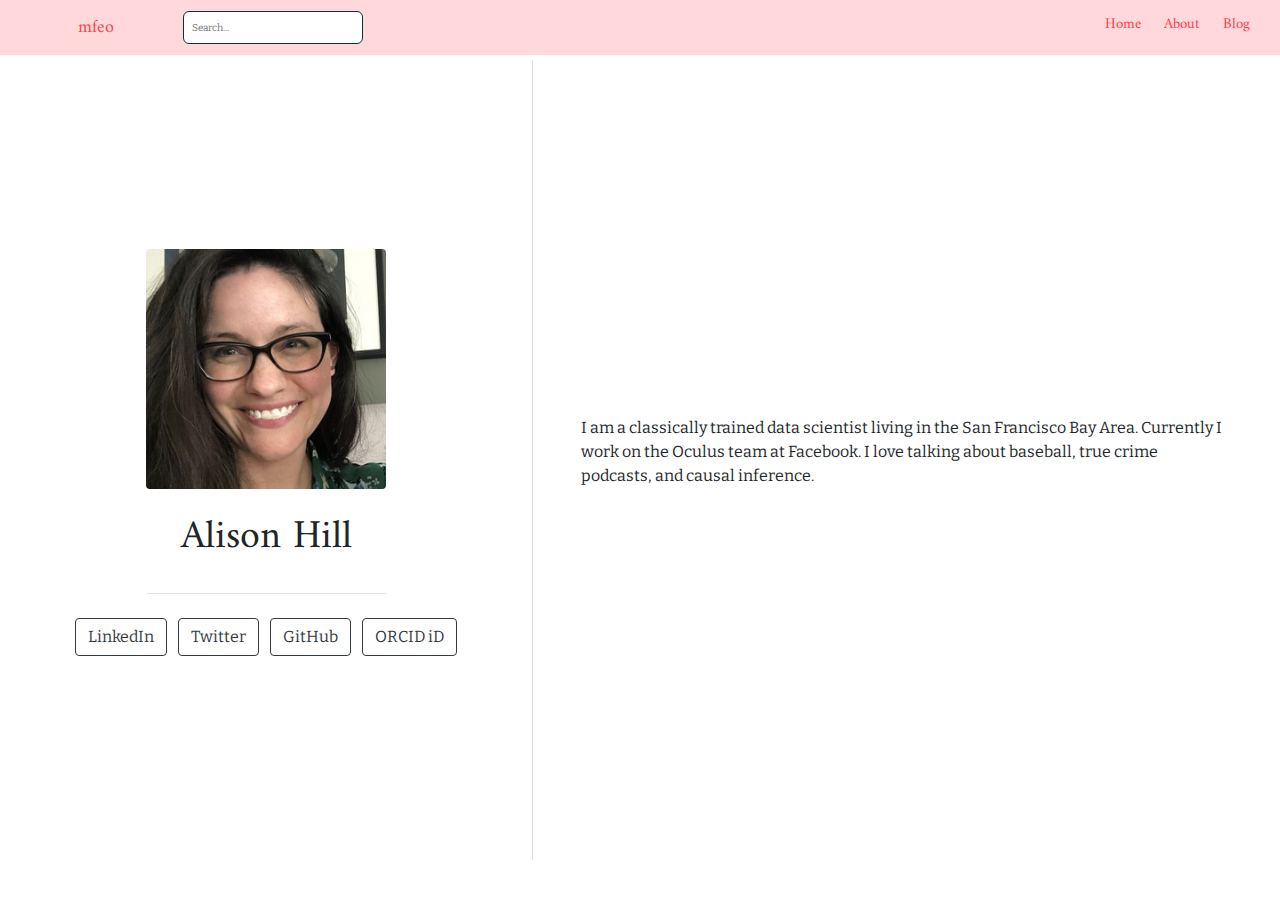
<file: index.html>
<!doctype html>
<html lang="en">
  <head>
    <!-- Required meta tags -->
    <meta charset="utf-8">
    <meta name="viewport" content="width=device-width, initial-scale=1, shrink-to-fit=no">

    <!-- Bootstrap CSS -->
    <link rel="stylesheet" href="https://stackpath.bootstrapcdn.com/bootstrap/4.5.0/css/bootstrap.min.css">

    <link href="https://fonts.googleapis.com/css2?family=Roboto+Slab&display=swap" rel="stylesheet">
    <style type="text/css">body {font-family: 'Roboto Slab', serif;}</style>

    <title>Alison Hill</title>

    
          <!--radix_placeholder_navigation_in_header-->
      <meta name="distill:offset" content=""/>
      
      <script type="application/javascript">
      
        window.headroom_prevent_pin = false;
      
        window.document.addEventListener("DOMContentLoaded", function (event) {
      
          // initialize headroom for banner
          var header = $('header').get(0);
          var headerHeight = header.offsetHeight;
          var headroom = new Headroom(header, {
            tolerance: 5,
            onPin : function() {
              if (window.headroom_prevent_pin) {
                window.headroom_prevent_pin = false;
                headroom.unpin();
              }
            }
          });
          headroom.init();
          if(window.location.hash)
            headroom.unpin();
          $(header).addClass('headroom--transition');
      
          // offset scroll location for banner on hash change
          // (see: https://github.com/WickyNilliams/headroom.js/issues/38)
          window.addEventListener("hashchange", function(event) {
            window.scrollTo(0, window.pageYOffset - (headerHeight + 25));
          });
      
          // responsive menu
          $('.distill-site-header').each(function(i, val) {
            var topnav = $(this);
            var toggle = topnav.find('.nav-toggle');
            toggle.on('click', function() {
              topnav.toggleClass('responsive');
            });
          });
      
          // nav dropdowns
          $('.nav-dropbtn').click(function(e) {
            $(this).next('.nav-dropdown-content').toggleClass('nav-dropdown-active');
            $(this).parent().siblings('.nav-dropdown')
               .children('.nav-dropdown-content').removeClass('nav-dropdown-active');
          });
          $("body").click(function(e){
            $('.nav-dropdown-content').removeClass('nav-dropdown-active');
          });
          $(".nav-dropdown").click(function(e){
            e.stopPropagation();
          });
        });
      </script>
      
      <style type="text/css">
      
      /* Theme (user-documented overrideables for nav appearance) */
      
      .distill-site-nav {
        color: rgba(255, 255, 255, 0.8);
        background-color: #0F2E3D;
        font-size: 15px;
        font-weight: 300;
      }
      
      .distill-site-nav a {
        color: inherit;
        text-decoration: none;
      }
      
      .distill-site-nav a:hover {
        color: white;
      }
      
      @media print {
        .distill-site-nav {
          display: none;
        }
      }
      
      .distill-site-header {
      
      }
      
      .distill-site-footer {
      
      }
      
      
      /* Site Header */
      
      .distill-site-header {
        width: 100%;
        box-sizing: border-box;
        z-index: 3;
      }
      
      .distill-site-header .nav-left {
        display: inline-block;
        margin-left: 8px;
      }
      
      @media screen and (max-width: 768px) {
        .distill-site-header .nav-left {
          margin-left: 0;
        }
      }
      
      
      .distill-site-header .nav-right {
        float: right;
        margin-right: 8px;
      }
      
      .distill-site-header a,
      .distill-site-header .title {
        display: inline-block;
        text-align: center;
        padding: 14px 10px 14px 10px;
      }
      
      .distill-site-header .title {
        font-size: 18px;
        min-width: 150px;
      }
      
      .distill-site-header .logo {
        padding: 0;
      }
      
      .distill-site-header .logo img {
        display: none;
        max-height: 20px;
        width: auto;
        margin-bottom: -4px;
      }
      
      .distill-site-header .nav-image img {
        max-height: 18px;
        width: auto;
        display: inline-block;
        margin-bottom: -3px;
      }
      
      
      
      @media screen and (min-width: 1000px) {
        .distill-site-header .logo img {
          display: inline-block;
        }
        .distill-site-header .nav-left {
          margin-left: 20px;
        }
        .distill-site-header .nav-right {
          margin-right: 20px;
        }
        .distill-site-header .title {
          padding-left: 12px;
        }
      }
      
      
      .distill-site-header .nav-toggle {
        display: none;
      }
      
      .nav-dropdown {
        display: inline-block;
        position: relative;
      }
      
      .nav-dropdown .nav-dropbtn {
        border: none;
        outline: none;
        color: rgba(255, 255, 255, 0.8);
        padding: 16px 10px;
        background-color: transparent;
        font-family: inherit;
        font-size: inherit;
        font-weight: inherit;
        margin: 0;
        margin-top: 1px;
        z-index: 2;
      }
      
      .nav-dropdown-content {
        display: none;
        position: absolute;
        background-color: white;
        min-width: 200px;
        border: 1px solid rgba(0,0,0,0.15);
        border-radius: 4px;
        box-shadow: 0px 8px 16px 0px rgba(0,0,0,0.1);
        z-index: 1;
        margin-top: 2px;
        white-space: nowrap;
        padding-top: 4px;
        padding-bottom: 4px;
      }
      
      .nav-dropdown-content hr {
        margin-top: 4px;
        margin-bottom: 4px;
        border: none;
        border-bottom: 1px solid rgba(0, 0, 0, 0.1);
      }
      
      .nav-dropdown-active {
        display: block;
      }
      
      .nav-dropdown-content a, .nav-dropdown-content .nav-dropdown-header {
        color: black;
        padding: 6px 24px;
        text-decoration: none;
        display: block;
        text-align: left;
      }
      
      .nav-dropdown-content .nav-dropdown-header {
        display: block;
        padding: 5px 24px;
        padding-bottom: 0;
        text-transform: uppercase;
        font-size: 14px;
        color: #999999;
        white-space: nowrap;
      }
      
      .nav-dropdown:hover .nav-dropbtn {
        color: white;
      }
      
      .nav-dropdown-content a:hover {
        background-color: #ddd;
        color: black;
      }
      
      .nav-right .nav-dropdown-content {
        margin-left: -45%;
        right: 0;
      }
      
      @media screen and (max-width: 768px) {
        .distill-site-header a, .distill-site-header .nav-dropdown  {display: none;}
        .distill-site-header a.nav-toggle {
          float: right;
          display: block;
        }
        .distill-site-header .title {
          margin-left: 0;
        }
        .distill-site-header .nav-right {
          margin-right: 0;
        }
        .distill-site-header {
          overflow: hidden;
        }
        .nav-right .nav-dropdown-content {
          margin-left: 0;
        }
      }
      
      
      @media screen and (max-width: 768px) {
        .distill-site-header.responsive {position: relative; min-height: 500px; }
        .distill-site-header.responsive a.nav-toggle {
          position: absolute;
          right: 0;
          top: 0;
        }
        .distill-site-header.responsive a,
        .distill-site-header.responsive .nav-dropdown {
          display: block;
          text-align: left;
        }
        .distill-site-header.responsive .nav-left,
        .distill-site-header.responsive .nav-right {
          width: 100%;
        }
        .distill-site-header.responsive .nav-dropdown {float: none;}
        .distill-site-header.responsive .nav-dropdown-content {position: relative;}
        .distill-site-header.responsive .nav-dropdown .nav-dropbtn {
          display: block;
          width: 100%;
          text-align: left;
        }
      }
      
      /* Site Footer */
      
      .distill-site-footer {
        width: 100%;
        overflow: hidden;
        box-sizing: border-box;
        z-index: 3;
        margin-top: 30px;
        padding-top: 30px;
        padding-bottom: 30px;
        text-align: center;
      }
      
      /* Headroom */
      
      d-title {
        padding-top: 6rem;
      }
      
      @media print {
        d-title {
          padding-top: 4rem;
        }
      }
      
      .headroom {
        z-index: 1000;
        position: fixed;
        top: 0;
        left: 0;
        right: 0;
      }
      
      .headroom--transition {
        transition: all .4s ease-in-out;
      }
      
      .headroom--unpinned {
        top: -100px;
      }
      
      .headroom--pinned {
        top: 0;
      }
      
      /* adjust viewport for navbar height */
      /* helps vertically center bootstrap (non-distill) content */
      .min-vh-100 {
        min-height: calc(100vh - 100px) !important;
      }
      
      </style>
      
      <script src="site_libs/jquery-1.11.3/jquery.min.js"></script>
      <link href="site_libs/font-awesome-5.1.0/css/all.css" rel="stylesheet"/>
      <link href="site_libs/font-awesome-5.1.0/css/v4-shims.css" rel="stylesheet"/>
      <script src="site_libs/headroom-0.9.4/headroom.min.js"></script>
      <script src="site_libs/autocomplete-0.37.1/autocomplete.min.js"></script>
      <script src="site_libs/fuse-6.4.1/fuse.min.js"></script>
      
      <script type="application/javascript">
      
      function getMeta(metaName) {
        var metas = document.getElementsByTagName('meta');
        for (let i = 0; i < metas.length; i++) {
          if (metas[i].getAttribute('name') === metaName) {
            return metas[i].getAttribute('content');
          }
        }
        return '';
      }
      
      function offsetURL(url) {
        var offset = getMeta('distill:offset');
        return offset ? offset + '/' + url : url;
      }
      
      function createFuseIndex() {
      
        // create fuse index
        var options = {
          keys: [
            { name: 'title', weight: 20 },
            { name: 'categories', weight: 15 },
            { name: 'description', weight: 10 },
            { name: 'contents', weight: 5 },
          ],
          ignoreLocation: true,
          threshold: 0
        };
        var fuse = new window.Fuse([], options);
      
        // fetch the main search.json
        return fetch(offsetURL('search.json'))
          .then(function(response) {
            if (response.status == 200) {
              return response.json().then(function(json) {
                // index main articles
                json.articles.forEach(function(article) {
                  fuse.add(article);
                });
                // download collections and index their articles
                return Promise.all(json.collections.map(function(collection) {
                  return fetch(offsetURL(collection)).then(function(response) {
                    if (response.status === 200) {
                      return response.json().then(function(articles) {
                        articles.forEach(function(article) {
                          fuse.add(article);
                        });
                      })
                    } else {
                      return Promise.reject(
                        new Error('Unexpected status from search index request: ' +
                                  response.status)
                      );
                    }
                  });
                })).then(function() {
                  return fuse;
                });
              });
      
            } else {
              return Promise.reject(
                new Error('Unexpected status from search index request: ' +
                            response.status)
              );
            }
          });
      }
      
      window.document.addEventListener("DOMContentLoaded", function (event) {
      
        // get search element (bail if we don't have one)
        var searchEl = window.document.getElementById('distill-search');
        if (!searchEl)
          return;
      
        createFuseIndex()
          .then(function(fuse) {
      
            // make search box visible
            searchEl.classList.remove('hidden');
      
            // initialize autocomplete
            var options = {
              autoselect: true,
              hint: false,
              minLength: 2,
            };
            window.autocomplete(searchEl, options, [{
              source: function(query, callback) {
                const searchOptions = {
                  isCaseSensitive: false,
                  shouldSort: true,
                  minMatchCharLength: 2,
                  limit: 10,
                };
                var results = fuse.search(query, searchOptions);
                callback(results
                  .map(function(result) { return result.item; })
                  .filter(function(item) { return !!item.description; })
                );
              },
              templates: {
                suggestion: function(suggestion) {
                  var img = suggestion.preview && Object.keys(suggestion.preview).length > 0
                    ? `<img src="${offsetURL(suggestion.preview)}"</img>`
                    : '';
                  var html = `
                    <div class="search-item">
                      <h3>${suggestion.title}</h3>
                      <div class="search-item-description">
                        ${suggestion.description}
                      </div>
                      <div class="search-item-preview">
                        ${img}
                      </div>
                    </div>
                  `;
                  return html;
                }
              }
            }]).on('autocomplete:selected', function(event, suggestion) {
              window.location.href = offsetURL(suggestion.path);
            });
            // remove inline display style on autocompleter (we want to
            // manage responsive display via css)
            $('.algolia-autocomplete').css("display", "");
          })
          .catch(function(error) {
            console.log(error);
          });
      
      });
      
      </script>
      
      <style type="text/css">
      
      .nav-search {
        font-size: x-small;
      }
      
      /* Algolioa Autocomplete */
      
      .algolia-autocomplete {
        display: inline-block;
        margin-left: 10px;
        vertical-align: sub;
        background-color: white;
        color: black;
        padding: 6px;
        padding-top: 8px;
        padding-bottom: 0;
        border-radius: 6px;
        border: 1px #0F2E3D solid;
        width: 180px;
      }
      
      
      @media screen and (max-width: 768px) {
        .distill-site-nav .algolia-autocomplete {
          display: none;
          visibility: hidden;
        }
        .distill-site-nav.responsive .algolia-autocomplete {
          display: inline-block;
          visibility: visible;
        }
        .distill-site-nav.responsive .algolia-autocomplete .aa-dropdown-menu {
          margin-left: 0;
          width: 400px;
          max-height: 400px;
        }
      }
      
      .algolia-autocomplete .aa-input, .algolia-autocomplete .aa-hint {
        width: 90%;
        outline: none;
        border: none;
      }
      
      .algolia-autocomplete .aa-hint {
        color: #999;
      }
      .algolia-autocomplete .aa-dropdown-menu {
        width: 550px;
        max-height: 70vh;
        overflow-x: visible;
        overflow-y: scroll;
        padding: 5px;
        margin-top: 3px;
        margin-left: -150px;
        background-color: #fff;
        border-radius: 5px;
        border: 1px solid #999;
        border-top: none;
      }
      
      .algolia-autocomplete .aa-dropdown-menu .aa-suggestion {
        cursor: pointer;
        padding: 5px 4px;
        border-bottom: 1px solid #eee;
      }
      
      .algolia-autocomplete .aa-dropdown-menu .aa-suggestion:last-of-type {
        border-bottom: none;
        margin-bottom: 2px;
      }
      
      .algolia-autocomplete .aa-dropdown-menu .aa-suggestion .search-item {
        overflow: hidden;
        font-size: 0.8em;
        line-height: 1.4em;
      }
      
      .algolia-autocomplete .aa-dropdown-menu .aa-suggestion .search-item h3 {
        margin-block-start: 0;
        margin-block-end: 5px;
      }
      
      .algolia-autocomplete .aa-dropdown-menu .aa-suggestion .search-item-description {
        display: inline-block;
        overflow: hidden;
        height: 2.8em;
        width: 80%;
        margin-right: 4%;
      }
      
      .algolia-autocomplete .aa-dropdown-menu .aa-suggestion .search-item-preview {
        display: inline-block;
        width: 15%;
      }
      
      .algolia-autocomplete .aa-dropdown-menu .aa-suggestion .search-item-preview img {
        height: 3em;
        width: auto;
        display: none;
      }
      
      .algolia-autocomplete .aa-dropdown-menu .aa-suggestion .search-item-preview img[src] {
        display: initial;
      }
      
      .algolia-autocomplete .aa-dropdown-menu .aa-suggestion.aa-cursor {
        background-color: #eee;
      }
      .algolia-autocomplete .aa-dropdown-menu .aa-suggestion em {
        font-weight: bold;
        font-style: normal;
      }
      
      </style>
      
      
      <!--/radix_placeholder_navigation_in_header-->
          <!--radix_placeholder_site_in_header-->
      <!--/radix_placeholder_site_in_header-->
          
      <style type="text/css">
      body {
        padding-top: 60px;
      }
      </style>
          <style type="text/css">
      /* base variables */
      
      /* Edit the CSS properties in this file to create a custom
         Distill theme. Only edit values in the right column
         for each row; values shown are the CSS defaults.
         To return any property to the default,
         you may set its value to: unset
         All rows must end with a semi-colon.                      */
      
      /* Optional: embed custom fonts here with `@import`          */
      /* This must remain at the top of this file.                 */
      
      
      
      html {
        /*-- Main font sizes --*/
        --title-size:      50px;
        --body-size:       1.06rem;
        --code-size:       14px;
        --aside-size:      12px;
        --fig-cap-size:    13px;
        /*-- Main font colors --*/
        --title-color:     #000000;
        --header-color:    rgba(0, 0, 0, 0.8);
        --body-color:      rgba(0, 0, 0, 0.8);
        --aside-color:     rgba(0, 0, 0, 0.6);
        --fig-cap-color:   rgba(0, 0, 0, 0.6);
        /*-- Specify custom fonts ~~~ must be imported above   --*/
        --heading-font:    sans-serif;
        --mono-font:       monospace;
        --body-font:       sans-serif;
        --navbar-font:     sans-serif;  /* websites + blogs only */
      }
      
      /*-- ARTICLE METADATA --*/
      d-byline {
        --heading-size:    0.6rem;
        --heading-color:   rgba(0, 0, 0, 0.5);
        --body-size:       0.8rem;
        --body-color:      rgba(0, 0, 0, 0.8);
      }
      
      /*-- ARTICLE TABLE OF CONTENTS --*/
      .d-contents {
        --heading-size:    18px;
        --contents-size:   13px;
      }
      
      /*-- ARTICLE APPENDIX --*/
      d-appendix {
        --heading-size:    15px;
        --heading-color:   rgba(0, 0, 0, 0.65);
        --text-size:       0.8em;
        --text-color:      rgba(0, 0, 0, 0.5);
      }
      
      /*-- WEBSITE HEADER + FOOTER --*/
      /* These properties only apply to Distill sites and blogs  */
      
      .distill-site-header {
        --title-size:       18px;
        --text-color:       rgba(255, 255, 255, 0.8);
        --text-size:        15px;
        --hover-color:      white;
        --bkgd-color:       #0F2E3D;
      }
      
      .distill-site-footer {
        --text-color:       rgba(255, 255, 255, 0.8);
        --text-size:        15px;
        --hover-color:      white;
        --bkgd-color:       #0F2E3D;
      }
      
      /*-- Additional custom styles --*/
      /* Add any additional CSS rules below                      */
      </style>
      <style type="text/css">
      /* base variables */
      
      /* Edit the CSS properties in this file to create a custom
         Distill theme. Only edit values in the right column
         for each row; values shown are the CSS defaults.
         To return any property to the default,
         you may set its value to: unset
         All rows must end with a semi-colon.                      */
      
      /* Optional: embed custom fonts here with `@import`          */
      /* This must remain at the top of this file.                 */
      /* Optional: embed custom fonts here with `@import`          */
      /* This must remain at the top of this file.                 */
      @import url('https://fonts.googleapis.com/css2?family=Amiri');
      @import url('https://fonts.googleapis.com/css2?family=Bitter');
      @import url('https://fonts.googleapis.com/css2?family=DM+Mono');
      
      html {
        /*-- Main font sizes --*/
        --title-size:      50px;
        --body-size:       1.06rem;
        --code-size:       14px;
        --aside-size:      12px;
        --fig-cap-size:    13px;
        /*-- Main font colors --*/
        --title-color:     #000000;
        --header-color:    rgba(0, 0, 0, 0.8);
        --body-color:      rgba(0, 0, 0, 0.8);
        --aside-color:     rgba(0, 0, 0, 0.6);
        --fig-cap-color:   rgba(0, 0, 0, 0.6);
        /*-- Specify custom fonts ~~~ must be imported above   --*/
        --heading-font:    "Amiri", serif;
        --mono-font:       "DM Mono", monospace;
        --body-font:       "Bitter", sans-serif;
        --navbar-font:     "Amiri", serif;
      }
      
      /*-- ARTICLE METADATA --*/
      d-byline {
        --heading-size:    0.6rem;
        --heading-color:   rgba(0, 0, 0, 0.5);
        --body-size:       0.8rem;
        --body-color:      rgba(0, 0, 0, 0.8);
      }
      
      /*-- ARTICLE TABLE OF CONTENTS --*/
      .d-contents {
        --heading-size:    18px;
        --contents-size:   13px;
      }
      
      /*-- ARTICLE APPENDIX --*/
      d-appendix {
        --heading-size:    15px;
        --heading-color:   rgba(0, 0, 0, 0.65);
        --text-size:       0.8em;
        --text-color:      rgba(0, 0, 0, 0.5);
      }
      
      /*-- WEBSITE HEADER + FOOTER --*/
      /* These properties only apply to Distill sites and blogs  */
      
      .distill-site-header {
        --title-size:       18px;    
        --text-color:       #ff414b; /* edited */
        --text-size:        15px;
        --hover-color:      #dd424c; /* edited */
        --bkgd-color:       #ffd8db; /* edited */
      }
      
      .distill-site-footer {
        --text-color:       rgba(255, 255, 255, 0.8);
        --text-size:        15px;
        --hover-color:      white;
        --bkgd-color:       #0F2E3D;
      }
      
      /*-- Additional custom styles --*/
      /* Add any additional CSS rules below                      */
      
      /* Change bullets */
      ul > li::marker {
        font-size: 1.125em;
        color: #ff414b;
      }
      
      /* Change link appearance */
      d-article a {
        border-bottom: 2px solid #ffd8db;
        text-decoration: none;
      }</style>
      <style type="text/css">
      /* base style */
      
      /* FONT FAMILIES */
      
      :root {
        --heading-default: -apple-system, BlinkMacSystemFont, "Segoe UI", Roboto, Oxygen, Ubuntu, Cantarell, "Fira Sans", "Droid Sans", "Helvetica Neue", Arial, sans-serif;
        --mono-default: Consolas, Monaco, 'Andale Mono', 'Ubuntu Mono', monospace;
        --body-default: -apple-system, BlinkMacSystemFont, "Segoe UI", Roboto, Oxygen, Ubuntu, Cantarell, "Fira Sans", "Droid Sans", "Helvetica Neue", Arial, sans-serif;
      }
      
      body,
      .posts-list .post-preview p,
      .posts-list .description p {
        font-family: var(--body-font), var(--body-default);
      }
      
      h1, h2, h3, h4, h5, h6,
      .posts-list .post-preview h2,
      .posts-list .description h2 {
        font-family: var(--heading-font), var(--heading-default);
      }
      
      d-article div.sourceCode code,
      d-article pre code {
        font-family: var(--mono-font), var(--mono-default);
      }
      
      
      /*-- TITLE --*/
      d-title h1,
      .posts-list > h1 {
        color: var(--title-color, black);
      }
      
      d-title h1 {
        font-size: var(--title-size, 50px);
      }
      
      /*-- HEADERS --*/
      d-article h1,
      d-article h2,
      d-article h3,
      d-article h4,
      d-article h5,
      d-article h6 {
        color: var(--header-color, rgba(0, 0, 0, 0.8));
      }
      
      /*-- BODY --*/
      /* only text inside of <p> tags */
      d-article > p {
        color: var(--body-color, rgba(0, 0, 0, 0.8));
        font-size: var(--body-size, 1.06rem);
      }
      
      /*-- CODE --*/
      d-article div.sourceCode code,
      d-article pre code {
        font-size: var(--code-size, 14px);
      }
      
      /*-- ASIDE --*/
      d-article aside {
        font-size: var(--aside-size, 12px);
        color: var(--aside-color, rgba(0, 0, 0, 0.6));
      }
      
      /*-- FIGURE CAPTIONS --*/
      figure .caption,
      figure figcaption,
      .figure .caption {
        font-size: var(--fig-cap-size, 13px);
        color: var(--fig-cap-color, rgba(0, 0, 0, 0.6));
      }
      
      /*-- METADATA --*/
      d-byline h3 {
        font-size: var(--heading-size, 0.6rem);
        color: var(--heading-color, rgba(0, 0, 0, 0.5));
      }
      
      d-byline {
        font-size: var(--body-size, 0.8rem);
        color: var(--body-color, rgba(0, 0, 0, 0.8));
      }
      
      d-byline a,
      d-article d-byline a {
        color: var(--body-color, rgba(0, 0, 0, 0.8));
      }
      
      /*-- TABLE OF CONTENTS --*/
      .d-contents nav h3 {
        font-size: var(--heading-size, 18px);
      }
      
      .d-contents nav a {
        font-size: var(--contents-size, 13px);
      }
      
      /*-- APPENDIX --*/
      d-appendix h3 {
        font-size: var(--heading-size, 15px);
        color: var(--heading-color, rgba(0, 0, 0, 0.65));
      }
      
      d-appendix {
        font-size: var(--text-size, 0.8em);
        color: var(--text-color, rgba(0, 0, 0, 0.5));
      }
      
      d-appendix d-footnote-list a.footnote-backlink {
        color: var(--text-color, rgba(0, 0, 0, 0.5));
      }
      
      /*-- WEBSITE HEADER + FOOTER --*/
      .distill-site-header .title {
        font-size: var(--title-size, 18px);
        font-family: var(--navbar-font), var(--heading-default);
      }
      
      .distill-site-header a,
      .nav-dropdown .nav-dropbtn {
        font-family: var(--navbar-font), var(--heading-default);
      }
      
      .nav-dropdown .nav-dropbtn {
        color: var(--text-color, rgba(255, 255, 255, 0.8));
        font-size: var(--text-size, 15px);
      }
      
      .distill-site-header a:hover,
      .nav-dropdown:hover .nav-dropbtn {
        color: var(--hover-color, white);
      }
      
      .distill-site-header {
        font-size: var(--text-size, 15px);
        color: var(--text-color, rgba(255, 255, 255, 0.8));
        background-color: var(--bkgd-color, #0F2E3D);
      }
      
      .distill-site-footer {
        font-size: var(--text-size, 15px);
        color: var(--text-color, rgba(255, 255, 255, 0.8));
        background-color: var(--bkgd-color, #0F2E3D);
      }
      
      .distill-site-footer a:hover {
        color: var(--hover-color, white);
      }</style>
          <script src="index_files/accessible-code-block-0.0.1/empty-anchor.js"></script>
    
    
  </head>
  <body>

          <!--radix_placeholder_navigation_before_body-->
      <header class="header header--fixed" role="banner">
      <nav class="distill-site-nav distill-site-header">
      <div class="nav-left">
      <a href="index.html" class="title">mfeo</a>
      <input id="distill-search" class="nav-search hidden" type="text" placeholder="Search..."/>
      </div>
      <div class="nav-right">
      <a href="index.html">Home</a>
      <a href="about.html">About</a>
      <a href="blog.html">Blog</a>
      <a href="javascript:void(0);" class="nav-toggle">&#9776;</a>
      </div>
      </nav>
      </header>
      <!--/radix_placeholder_navigation_before_body-->
          <!--radix_placeholder_site_before_body-->
      <!--/radix_placeholder_site_before_body-->
    
    <div class="container-flex min-vh-100 d-none d-lg-block d-xl-block">
      <div class="d-flex flex-row">
        <div class="d-flex flex-col col-5 align-items-center min-vh-100 border-right text-center">
          <div class="mx-auto text-center">
            <div class="p-3">
              <img src=alison.jpg style="height:15rem" class="rounded">
            </div>
            <div class="p-2">
              <h1>Alison Hill</h1>
            </div>
            <hr style="width:60%;"/>
            <div class="p-2">
              <div id="icon-list">
                <ul class="list-inline">
                                    <li class="list-inline-item">
                    <a href=https://www.linkedin.com/in/alisonpresmaneshill/>
                      <button type="button" class="btn btn-outline-dark mb-2">
                        LinkedIn
                      </button>
                    </a>
                  </li>
                                    <li class="list-inline-item">
                    <a href=https://twitter.com/apreshill>
                      <button type="button" class="btn btn-outline-dark mb-2">
                        Twitter
                      </button>
                    </a>
                  </li>
                                    <li class="list-inline-item">
                    <a href=https://github.com/apreshill>
                      <button type="button" class="btn btn-outline-dark mb-2">
                        GitHub
                      </button>
                    </a>
                  </li>
                                    <li class="list-inline-item">
                    <a href=http://orcid.org/0000-0002-8082-1890>
                      <button type="button" class="btn btn-outline-dark mb-2">
                        ORCID iD
                      </button>
                    </a>
                  </li>
                                  </ul>
              </div>
            </div>
          </div>
        </div>
        <div class="d-flex flex-col px-5 align-items-center">
          <div id="content">
            <p>I am a classically trained data scientist living in the San Francisco Bay Area. Currently I work on the Oculus team at Facebook. I love talking about baseball, true crime podcasts, and causal inference.</p>
          </div>
        </div>
      </div>
    </div>

    <div class="container-flex min-vh-100 d-block d-lg-none d-xl-none">
      <div class="d-flex flex-row justify-content-center">
        <div class="d-flex flex-col">
          <div class="mx-auto">
            <div class="p-3 mt-3 text-center">
              <img src=alison.jpg style="height:15rem" class="rounded">
            </div>
            <div class="p-2 text-center">
              <h1>Alison Hill</h1>
            </div>
            <hr style="width:60%;"/>

            <div class="row justify-content-center align-items-center">
              <div class="col-8 p-1 text-center">
                <div class="list-group">
                                    <a href=https://www.linkedin.com/in/alisonpresmaneshill/>
                    <button type="button" class="list-group-item list-group-item-action my-1 rounded">
                      LinkedIn
                    </button>
                  </a>
                                    <a href=https://twitter.com/apreshill>
                    <button type="button" class="list-group-item list-group-item-action my-1 rounded">
                      Twitter
                    </button>
                  </a>
                                    <a href=https://github.com/apreshill>
                    <button type="button" class="list-group-item list-group-item-action my-1 rounded">
                      GitHub
                    </button>
                  </a>
                                    <a href=http://orcid.org/0000-0002-8082-1890>
                    <button type="button" class="list-group-item list-group-item-action my-1 rounded">
                      ORCID iD
                    </button>
                  </a>
                                  </div>
              </div>
            </div>
            <div class="p pt-4 px-5">
              <p>I am a classically trained data scientist living in the San Francisco Bay Area. Currently I work on the Oculus team at Facebook. I love talking about baseball, true crime podcasts, and causal inference.</p>
            </div>
        </div>
      </div>
    </div>

    <!-- Optional JavaScript -->
    <!-- jQuery first, then Popper.js, then Bootstrap JS -->
    <script src="https://code.jquery.com/jquery-3.5.1.slim.min.js" integrity="sha384-DfXdz2htPH0lsSSs5nCTpuj/zy4C+OGpamoFVy38MVBnE+IbbVYUew+OrCXaRkfj" crossorigin="anonymous"></script>
    <script src="https://cdn.jsdelivr.net/npm/popper.js@1.16.0/dist/umd/popper.min.js" integrity="sha384-Q6E9RHvbIyZFJoft+2mJbHaEWldlvI9IOYy5n3zV9zzTtmI3UksdQRVvoxMfooAo" crossorigin="anonymous"></script>
    <script src="https://stackpath.bootstrapcdn.com/bootstrap/4.5.0/js/bootstrap.min.js" integrity="sha384-OgVRvuATP1z7JjHLkuOU7Xw704+h835Lr+6QL9UvYjZE3Ipu6Tp75j7Bh/kR0JKI" crossorigin="anonymous"></script>

      <!--radix_placeholder_site_after_body-->
    <!--/radix_placeholder_site_after_body-->
      <!--radix_placeholder_navigation_after_body-->
    <!--/radix_placeholder_navigation_after_body-->
  
  </body>
</html>
</file>
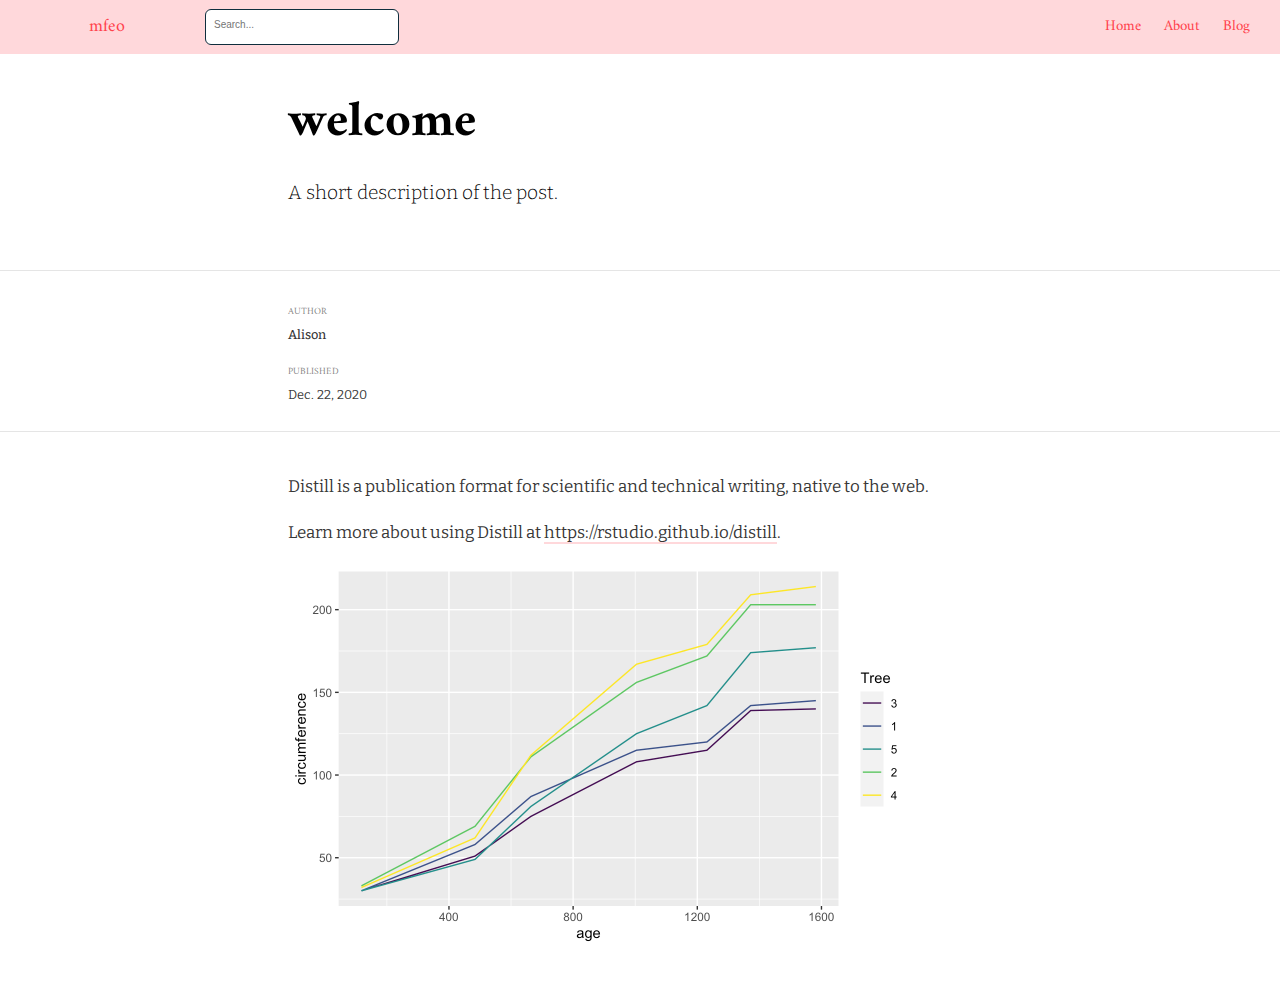
<file: posts/2020-12-22-welcome/index.html>
<!DOCTYPE html>

<html xmlns="http://www.w3.org/1999/xhtml" lang="" xml:lang="">

<head>
  <meta charset="utf-8"/>
  <meta name="viewport" content="width=device-width, initial-scale=1"/>
  <meta http-equiv="X-UA-Compatible" content="IE=Edge,chrome=1"/>
  <meta name="generator" content="distill" />

  <style type="text/css">
  /* Hide doc at startup (prevent jankiness while JS renders/transforms) */
  body {
    visibility: hidden;
  }
  </style>

 <!--radix_placeholder_import_source-->
 <!--/radix_placeholder_import_source-->

<style type="text/css">code{white-space: pre;}</style>
<style type="text/css" data-origin="pandoc">
pre > code.sourceCode { white-space: pre; position: relative; }
pre > code.sourceCode > span { display: inline-block; line-height: 1.25; }
pre > code.sourceCode > span:empty { height: 1.2em; }
code.sourceCode > span { color: inherit; text-decoration: inherit; }
div.sourceCode { margin: 1em 0; }
pre.sourceCode { margin: 0; }
@media screen {
div.sourceCode { overflow: auto; }
}
@media print {
pre > code.sourceCode { white-space: pre-wrap; }
pre > code.sourceCode > span { text-indent: -5em; padding-left: 5em; }
}
pre.numberSource code
  { counter-reset: source-line 0; }
pre.numberSource code > span
  { position: relative; left: -4em; counter-increment: source-line; }
pre.numberSource code > span > a:first-child::before
  { content: counter(source-line);
    position: relative; left: -1em; text-align: right; vertical-align: baseline;
    border: none; display: inline-block;
    -webkit-touch-callout: none; -webkit-user-select: none;
    -khtml-user-select: none; -moz-user-select: none;
    -ms-user-select: none; user-select: none;
    padding: 0 4px; width: 4em;
    color: #aaaaaa;
  }
pre.numberSource { margin-left: 3em; border-left: 1px solid #aaaaaa;  padding-left: 4px; }
div.sourceCode
  {   }
@media screen {
pre > code.sourceCode > span > a:first-child::before { text-decoration: underline; }
}
code span.al { color: #ad0000; } /* Alert */
code span.an { color: #5e5e5e; } /* Annotation */
code span.at { color: #20794d; } /* Attribute */
code span.bn { color: #ad0000; } /* BaseN */
code span.bu { } /* BuiltIn */
code span.cf { color: #007ba5; } /* ControlFlow */
code span.ch { color: #20794d; } /* Char */
code span.cn { color: #8f5902; } /* Constant */
code span.co { color: #5e5e5e; } /* Comment */
code span.cv { color: #5e5e5e; font-style: italic; } /* CommentVar */
code span.do { color: #5e5e5e; font-style: italic; } /* Documentation */
code span.dt { color: #ad0000; } /* DataType */
code span.dv { color: #ad0000; } /* DecVal */
code span.er { color: #ad0000; } /* Error */
code span.ex { } /* Extension */
code span.fl { color: #ad0000; } /* Float */
code span.fu { color: #4758ab; } /* Function */
code span.im { } /* Import */
code span.in { color: #5e5e5e; } /* Information */
code span.kw { color: #007ba5; } /* Keyword */
code span.op { color: #5e5e5e; } /* Operator */
code span.ot { color: #007ba5; } /* Other */
code span.pp { color: #ad0000; } /* Preprocessor */
code span.sc { color: #20794d; } /* SpecialChar */
code span.ss { color: #20794d; } /* SpecialString */
code span.st { color: #20794d; } /* String */
code span.va { color: #111111; } /* Variable */
code span.vs { color: #20794d; } /* VerbatimString */
code span.wa { color: #5e5e5e; font-style: italic; } /* Warning */
</style>

  <!--radix_placeholder_meta_tags-->
<title>mfeo: welcome</title>

<meta property="description" itemprop="description" content="A short description of the post."/>


<!--  https://schema.org/Article -->
<meta property="article:published" itemprop="datePublished" content="2020-12-22"/>
<meta property="article:created" itemprop="dateCreated" content="2020-12-22"/>
<meta name="article:author" content="Alison"/>

<!--  https://developers.facebook.com/docs/sharing/webmasters#markup -->
<meta property="og:title" content="mfeo: welcome"/>
<meta property="og:type" content="article"/>
<meta property="og:description" content="A short description of the post."/>
<meta property="og:locale" content="en_US"/>
<meta property="og:site_name" content="mfeo"/>

<!--  https://dev.twitter.com/cards/types/summary -->
<meta property="twitter:card" content="summary"/>
<meta property="twitter:title" content="mfeo: welcome"/>
<meta property="twitter:description" content="A short description of the post."/>

<!--/radix_placeholder_meta_tags-->
  <!--radix_placeholder_rmarkdown_metadata-->

<script type="text/json" id="radix-rmarkdown-metadata">
{"type":"list","attributes":{"names":{"type":"character","attributes":{},"value":["title","description","author","date","output"]}},"value":[{"type":"character","attributes":{},"value":["welcome"]},{"type":"character","attributes":{},"value":["A short description of the post."]},{"type":"list","attributes":{},"value":[{"type":"list","attributes":{"names":{"type":"character","attributes":{},"value":["name"]}},"value":[{"type":"character","attributes":{},"value":["Alison"]}]}]},{"type":"character","attributes":{},"value":["12-22-2020"]},{"type":"list","attributes":{"names":{"type":"character","attributes":{},"value":["distill::distill_article"]}},"value":[{"type":"list","attributes":{"names":{"type":"character","attributes":{},"value":["self_contained"]}},"value":[{"type":"logical","attributes":{},"value":[false]}]}]}]}
</script>
<!--/radix_placeholder_rmarkdown_metadata-->
  
  <script type="text/json" id="radix-resource-manifest">
  {"type":"character","attributes":{},"value":["welcome_files/anchor-4.2.2/anchor.min.js","welcome_files/bowser-1.9.3/bowser.min.js","welcome_files/distill-2.2.21/template.v2.js","welcome_files/figure-html5/unnamed-chunk-1-1.png","welcome_files/header-attrs-2.6.3/header-attrs.js","welcome_files/jquery-1.11.3/jquery.min.js","welcome_files/webcomponents-2.0.0/webcomponents.js"]}
  </script>
  <!--radix_placeholder_navigation_in_header-->
<meta name="distill:offset" content="../.."/>

<script type="application/javascript">

  window.headroom_prevent_pin = false;

  window.document.addEventListener("DOMContentLoaded", function (event) {

    // initialize headroom for banner
    var header = $('header').get(0);
    var headerHeight = header.offsetHeight;
    var headroom = new Headroom(header, {
      tolerance: 5,
      onPin : function() {
        if (window.headroom_prevent_pin) {
          window.headroom_prevent_pin = false;
          headroom.unpin();
        }
      }
    });
    headroom.init();
    if(window.location.hash)
      headroom.unpin();
    $(header).addClass('headroom--transition');

    // offset scroll location for banner on hash change
    // (see: https://github.com/WickyNilliams/headroom.js/issues/38)
    window.addEventListener("hashchange", function(event) {
      window.scrollTo(0, window.pageYOffset - (headerHeight + 25));
    });

    // responsive menu
    $('.distill-site-header').each(function(i, val) {
      var topnav = $(this);
      var toggle = topnav.find('.nav-toggle');
      toggle.on('click', function() {
        topnav.toggleClass('responsive');
      });
    });

    // nav dropdowns
    $('.nav-dropbtn').click(function(e) {
      $(this).next('.nav-dropdown-content').toggleClass('nav-dropdown-active');
      $(this).parent().siblings('.nav-dropdown')
         .children('.nav-dropdown-content').removeClass('nav-dropdown-active');
    });
    $("body").click(function(e){
      $('.nav-dropdown-content').removeClass('nav-dropdown-active');
    });
    $(".nav-dropdown").click(function(e){
      e.stopPropagation();
    });
  });
</script>

<style type="text/css">

/* Theme (user-documented overrideables for nav appearance) */

.distill-site-nav {
  color: rgba(255, 255, 255, 0.8);
  background-color: #0F2E3D;
  font-size: 15px;
  font-weight: 300;
}

.distill-site-nav a {
  color: inherit;
  text-decoration: none;
}

.distill-site-nav a:hover {
  color: white;
}

@media print {
  .distill-site-nav {
    display: none;
  }
}

.distill-site-header {

}

.distill-site-footer {

}


/* Site Header */

.distill-site-header {
  width: 100%;
  box-sizing: border-box;
  z-index: 3;
}

.distill-site-header .nav-left {
  display: inline-block;
  margin-left: 8px;
}

@media screen and (max-width: 768px) {
  .distill-site-header .nav-left {
    margin-left: 0;
  }
}


.distill-site-header .nav-right {
  float: right;
  margin-right: 8px;
}

.distill-site-header a,
.distill-site-header .title {
  display: inline-block;
  text-align: center;
  padding: 14px 10px 14px 10px;
}

.distill-site-header .title {
  font-size: 18px;
  min-width: 150px;
}

.distill-site-header .logo {
  padding: 0;
}

.distill-site-header .logo img {
  display: none;
  max-height: 20px;
  width: auto;
  margin-bottom: -4px;
}

.distill-site-header .nav-image img {
  max-height: 18px;
  width: auto;
  display: inline-block;
  margin-bottom: -3px;
}



@media screen and (min-width: 1000px) {
  .distill-site-header .logo img {
    display: inline-block;
  }
  .distill-site-header .nav-left {
    margin-left: 20px;
  }
  .distill-site-header .nav-right {
    margin-right: 20px;
  }
  .distill-site-header .title {
    padding-left: 12px;
  }
}


.distill-site-header .nav-toggle {
  display: none;
}

.nav-dropdown {
  display: inline-block;
  position: relative;
}

.nav-dropdown .nav-dropbtn {
  border: none;
  outline: none;
  color: rgba(255, 255, 255, 0.8);
  padding: 16px 10px;
  background-color: transparent;
  font-family: inherit;
  font-size: inherit;
  font-weight: inherit;
  margin: 0;
  margin-top: 1px;
  z-index: 2;
}

.nav-dropdown-content {
  display: none;
  position: absolute;
  background-color: white;
  min-width: 200px;
  border: 1px solid rgba(0,0,0,0.15);
  border-radius: 4px;
  box-shadow: 0px 8px 16px 0px rgba(0,0,0,0.1);
  z-index: 1;
  margin-top: 2px;
  white-space: nowrap;
  padding-top: 4px;
  padding-bottom: 4px;
}

.nav-dropdown-content hr {
  margin-top: 4px;
  margin-bottom: 4px;
  border: none;
  border-bottom: 1px solid rgba(0, 0, 0, 0.1);
}

.nav-dropdown-active {
  display: block;
}

.nav-dropdown-content a, .nav-dropdown-content .nav-dropdown-header {
  color: black;
  padding: 6px 24px;
  text-decoration: none;
  display: block;
  text-align: left;
}

.nav-dropdown-content .nav-dropdown-header {
  display: block;
  padding: 5px 24px;
  padding-bottom: 0;
  text-transform: uppercase;
  font-size: 14px;
  color: #999999;
  white-space: nowrap;
}

.nav-dropdown:hover .nav-dropbtn {
  color: white;
}

.nav-dropdown-content a:hover {
  background-color: #ddd;
  color: black;
}

.nav-right .nav-dropdown-content {
  margin-left: -45%;
  right: 0;
}

@media screen and (max-width: 768px) {
  .distill-site-header a, .distill-site-header .nav-dropdown  {display: none;}
  .distill-site-header a.nav-toggle {
    float: right;
    display: block;
  }
  .distill-site-header .title {
    margin-left: 0;
  }
  .distill-site-header .nav-right {
    margin-right: 0;
  }
  .distill-site-header {
    overflow: hidden;
  }
  .nav-right .nav-dropdown-content {
    margin-left: 0;
  }
}


@media screen and (max-width: 768px) {
  .distill-site-header.responsive {position: relative; min-height: 500px; }
  .distill-site-header.responsive a.nav-toggle {
    position: absolute;
    right: 0;
    top: 0;
  }
  .distill-site-header.responsive a,
  .distill-site-header.responsive .nav-dropdown {
    display: block;
    text-align: left;
  }
  .distill-site-header.responsive .nav-left,
  .distill-site-header.responsive .nav-right {
    width: 100%;
  }
  .distill-site-header.responsive .nav-dropdown {float: none;}
  .distill-site-header.responsive .nav-dropdown-content {position: relative;}
  .distill-site-header.responsive .nav-dropdown .nav-dropbtn {
    display: block;
    width: 100%;
    text-align: left;
  }
}

/* Site Footer */

.distill-site-footer {
  width: 100%;
  overflow: hidden;
  box-sizing: border-box;
  z-index: 3;
  margin-top: 30px;
  padding-top: 30px;
  padding-bottom: 30px;
  text-align: center;
}

/* Headroom */

d-title {
  padding-top: 6rem;
}

@media print {
  d-title {
    padding-top: 4rem;
  }
}

.headroom {
  z-index: 1000;
  position: fixed;
  top: 0;
  left: 0;
  right: 0;
}

.headroom--transition {
  transition: all .4s ease-in-out;
}

.headroom--unpinned {
  top: -100px;
}

.headroom--pinned {
  top: 0;
}

/* adjust viewport for navbar height */
/* helps vertically center bootstrap (non-distill) content */
.min-vh-100 {
  min-height: calc(100vh - 100px) !important;
}

</style>

<script src="../../site_libs/jquery-1.11.3/jquery.min.js"></script>
<link href="../../site_libs/font-awesome-5.1.0/css/all.css" rel="stylesheet"/>
<link href="../../site_libs/font-awesome-5.1.0/css/v4-shims.css" rel="stylesheet"/>
<script src="../../site_libs/headroom-0.9.4/headroom.min.js"></script>
<script src="../../site_libs/autocomplete-0.37.1/autocomplete.min.js"></script>
<script src="../../site_libs/fuse-6.4.1/fuse.min.js"></script>

<script type="application/javascript">

function getMeta(metaName) {
  var metas = document.getElementsByTagName('meta');
  for (let i = 0; i < metas.length; i++) {
    if (metas[i].getAttribute('name') === metaName) {
      return metas[i].getAttribute('content');
    }
  }
  return '';
}

function offsetURL(url) {
  var offset = getMeta('distill:offset');
  return offset ? offset + '/' + url : url;
}

function createFuseIndex() {

  // create fuse index
  var options = {
    keys: [
      { name: 'title', weight: 20 },
      { name: 'categories', weight: 15 },
      { name: 'description', weight: 10 },
      { name: 'contents', weight: 5 },
    ],
    ignoreLocation: true,
    threshold: 0
  };
  var fuse = new window.Fuse([], options);

  // fetch the main search.json
  return fetch(offsetURL('search.json'))
    .then(function(response) {
      if (response.status == 200) {
        return response.json().then(function(json) {
          // index main articles
          json.articles.forEach(function(article) {
            fuse.add(article);
          });
          // download collections and index their articles
          return Promise.all(json.collections.map(function(collection) {
            return fetch(offsetURL(collection)).then(function(response) {
              if (response.status === 200) {
                return response.json().then(function(articles) {
                  articles.forEach(function(article) {
                    fuse.add(article);
                  });
                })
              } else {
                return Promise.reject(
                  new Error('Unexpected status from search index request: ' +
                            response.status)
                );
              }
            });
          })).then(function() {
            return fuse;
          });
        });

      } else {
        return Promise.reject(
          new Error('Unexpected status from search index request: ' +
                      response.status)
        );
      }
    });
}

window.document.addEventListener("DOMContentLoaded", function (event) {

  // get search element (bail if we don't have one)
  var searchEl = window.document.getElementById('distill-search');
  if (!searchEl)
    return;

  createFuseIndex()
    .then(function(fuse) {

      // make search box visible
      searchEl.classList.remove('hidden');

      // initialize autocomplete
      var options = {
        autoselect: true,
        hint: false,
        minLength: 2,
      };
      window.autocomplete(searchEl, options, [{
        source: function(query, callback) {
          const searchOptions = {
            isCaseSensitive: false,
            shouldSort: true,
            minMatchCharLength: 2,
            limit: 10,
          };
          var results = fuse.search(query, searchOptions);
          callback(results
            .map(function(result) { return result.item; })
            .filter(function(item) { return !!item.description; })
          );
        },
        templates: {
          suggestion: function(suggestion) {
            var img = suggestion.preview && Object.keys(suggestion.preview).length > 0
              ? `<img src="${offsetURL(suggestion.preview)}"</img>`
              : '';
            var html = `
              <div class="search-item">
                <h3>${suggestion.title}</h3>
                <div class="search-item-description">
                  ${suggestion.description}
                </div>
                <div class="search-item-preview">
                  ${img}
                </div>
              </div>
            `;
            return html;
          }
        }
      }]).on('autocomplete:selected', function(event, suggestion) {
        window.location.href = offsetURL(suggestion.path);
      });
      // remove inline display style on autocompleter (we want to
      // manage responsive display via css)
      $('.algolia-autocomplete').css("display", "");
    })
    .catch(function(error) {
      console.log(error);
    });

});

</script>

<style type="text/css">

.nav-search {
  font-size: x-small;
}

/* Algolioa Autocomplete */

.algolia-autocomplete {
  display: inline-block;
  margin-left: 10px;
  vertical-align: sub;
  background-color: white;
  color: black;
  padding: 6px;
  padding-top: 8px;
  padding-bottom: 0;
  border-radius: 6px;
  border: 1px #0F2E3D solid;
  width: 180px;
}


@media screen and (max-width: 768px) {
  .distill-site-nav .algolia-autocomplete {
    display: none;
    visibility: hidden;
  }
  .distill-site-nav.responsive .algolia-autocomplete {
    display: inline-block;
    visibility: visible;
  }
  .distill-site-nav.responsive .algolia-autocomplete .aa-dropdown-menu {
    margin-left: 0;
    width: 400px;
    max-height: 400px;
  }
}

.algolia-autocomplete .aa-input, .algolia-autocomplete .aa-hint {
  width: 90%;
  outline: none;
  border: none;
}

.algolia-autocomplete .aa-hint {
  color: #999;
}
.algolia-autocomplete .aa-dropdown-menu {
  width: 550px;
  max-height: 70vh;
  overflow-x: visible;
  overflow-y: scroll;
  padding: 5px;
  margin-top: 3px;
  margin-left: -150px;
  background-color: #fff;
  border-radius: 5px;
  border: 1px solid #999;
  border-top: none;
}

.algolia-autocomplete .aa-dropdown-menu .aa-suggestion {
  cursor: pointer;
  padding: 5px 4px;
  border-bottom: 1px solid #eee;
}

.algolia-autocomplete .aa-dropdown-menu .aa-suggestion:last-of-type {
  border-bottom: none;
  margin-bottom: 2px;
}

.algolia-autocomplete .aa-dropdown-menu .aa-suggestion .search-item {
  overflow: hidden;
  font-size: 0.8em;
  line-height: 1.4em;
}

.algolia-autocomplete .aa-dropdown-menu .aa-suggestion .search-item h3 {
  margin-block-start: 0;
  margin-block-end: 5px;
}

.algolia-autocomplete .aa-dropdown-menu .aa-suggestion .search-item-description {
  display: inline-block;
  overflow: hidden;
  height: 2.8em;
  width: 80%;
  margin-right: 4%;
}

.algolia-autocomplete .aa-dropdown-menu .aa-suggestion .search-item-preview {
  display: inline-block;
  width: 15%;
}

.algolia-autocomplete .aa-dropdown-menu .aa-suggestion .search-item-preview img {
  height: 3em;
  width: auto;
  display: none;
}

.algolia-autocomplete .aa-dropdown-menu .aa-suggestion .search-item-preview img[src] {
  display: initial;
}

.algolia-autocomplete .aa-dropdown-menu .aa-suggestion.aa-cursor {
  background-color: #eee;
}
.algolia-autocomplete .aa-dropdown-menu .aa-suggestion em {
  font-weight: bold;
  font-style: normal;
}

</style>


<!--/radix_placeholder_navigation_in_header-->
  <!--radix_placeholder_distill-->

<style type="text/css">

body {
  background-color: white;
}

.pandoc-table {
  width: 100%;
}

.pandoc-table>caption {
  margin-bottom: 10px;
}

.pandoc-table th:not([align]) {
  text-align: left;
}

.pagedtable-footer {
  font-size: 15px;
}

d-byline .byline {
  grid-template-columns: 2fr 2fr;
}

d-byline .byline h3 {
  margin-block-start: 1.5em;
}

d-byline .byline .authors-affiliations h3 {
  margin-block-start: 0.5em;
}

.authors-affiliations .orcid-id {
  width: 16px;
  height:16px;
  margin-left: 4px;
  margin-right: 4px;
  vertical-align: middle;
  padding-bottom: 2px;
}

d-title .dt-tags {
  margin-top: 1em;
  grid-column: text;
}

.dt-tags .dt-tag {
  text-decoration: none;
  display: inline-block;
  color: rgba(0,0,0,0.6);
  padding: 0em 0.4em;
  margin-right: 0.5em;
  margin-bottom: 0.4em;
  font-size: 70%;
  border: 1px solid rgba(0,0,0,0.2);
  border-radius: 3px;
  text-transform: uppercase;
  font-weight: 500;
}

d-article table.gt_table td,
d-article table.gt_table th {
  border-bottom: none;
}

.html-widget {
  margin-bottom: 2.0em;
}

.l-screen-inset {
  padding-right: 16px;
}

.l-screen .caption {
  margin-left: 10px;
}

.shaded {
  background: rgb(247, 247, 247);
  padding-top: 20px;
  padding-bottom: 20px;
  border-top: 1px solid rgba(0, 0, 0, 0.1);
  border-bottom: 1px solid rgba(0, 0, 0, 0.1);
}

.shaded .html-widget {
  margin-bottom: 0;
  border: 1px solid rgba(0, 0, 0, 0.1);
}

.shaded .shaded-content {
  background: white;
}

.text-output {
  margin-top: 0;
  line-height: 1.5em;
}

.hidden {
  display: none !important;
}

d-article {
  padding-top: 2.5rem;
  padding-bottom: 30px;
}

d-appendix {
  padding-top: 30px;
}

d-article>p>img {
  width: 100%;
}

d-article h2 {
  margin: 1rem 0 1.5rem 0;
}

d-article h3 {
  margin-top: 1.5rem;
}

d-article iframe {
  border: 1px solid rgba(0, 0, 0, 0.1);
  margin-bottom: 2.0em;
  width: 100%;
}

/* Tweak code blocks */

d-article div.sourceCode code,
d-article pre code {
  font-family: Consolas, Monaco, 'Andale Mono', 'Ubuntu Mono', monospace;
}

d-article pre,
d-article div.sourceCode,
d-article div.sourceCode pre {
  overflow: auto;
}

d-article div.sourceCode {
  background-color: white;
}

d-article div.sourceCode pre {
  padding-left: 10px;
  font-size: 12px;
  border-left: 2px solid rgba(0,0,0,0.1);
}

d-article pre {
  font-size: 12px;
  color: black;
  background: none;
  margin-top: 0;
  text-align: left;
  white-space: pre;
  word-spacing: normal;
  word-break: normal;
  word-wrap: normal;
  line-height: 1.5;

  -moz-tab-size: 4;
  -o-tab-size: 4;
  tab-size: 4;

  -webkit-hyphens: none;
  -moz-hyphens: none;
  -ms-hyphens: none;
  hyphens: none;
}

d-article pre a {
  border-bottom: none;
}

d-article pre a:hover {
  border-bottom: none;
  text-decoration: underline;
}

@media(min-width: 768px) {

d-article pre,
d-article div.sourceCode,
d-article div.sourceCode pre {
  overflow: visible !important;
}

d-article div.sourceCode pre {
  padding-left: 18px;
  font-size: 14px;
}

d-article pre {
  font-size: 14px;
}

}

figure img.external {
  background: white;
  border: 1px solid rgba(0, 0, 0, 0.1);
  box-shadow: 0 1px 8px rgba(0, 0, 0, 0.1);
  padding: 18px;
  box-sizing: border-box;
}

/* CSS for d-contents */

.d-contents {
  grid-column: text;
  color: rgba(0,0,0,0.8);
  font-size: 0.9em;
  padding-bottom: 1em;
  margin-bottom: 1em;
  padding-bottom: 0.5em;
  margin-bottom: 1em;
  padding-left: 0.25em;
  justify-self: start;
}

@media(min-width: 1000px) {
  .d-contents.d-contents-float {
    height: 0;
    grid-column-start: 1;
    grid-column-end: 4;
    justify-self: center;
    padding-right: 3em;
    padding-left: 2em;
  }
}

.d-contents nav h3 {
  font-size: 18px;
  margin-top: 0;
  margin-bottom: 1em;
}

.d-contents li {
  list-style-type: none
}

.d-contents nav > ul {
  padding-left: 0;
}

.d-contents ul {
  padding-left: 1em
}

.d-contents nav ul li {
  margin-top: 0.6em;
  margin-bottom: 0.2em;
}

.d-contents nav a {
  font-size: 13px;
  border-bottom: none;
  text-decoration: none
  color: rgba(0, 0, 0, 0.8);
}

.d-contents nav a:hover {
  text-decoration: underline solid rgba(0, 0, 0, 0.6)
}

.d-contents nav > ul > li > a {
  font-weight: 600;
}

.d-contents nav > ul > li > ul {
  font-weight: inherit;
}

.d-contents nav > ul > li > ul > li {
  margin-top: 0.2em;
}


.d-contents nav ul {
  margin-top: 0;
  margin-bottom: 0.25em;
}

.d-article-with-toc h2:nth-child(2) {
  margin-top: 0;
}


/* Figure */

.figure {
  position: relative;
  margin-bottom: 2.5em;
  margin-top: 1.5em;
}

.figure img {
  width: 100%;
}

.figure .caption {
  color: rgba(0, 0, 0, 0.6);
  font-size: 12px;
  line-height: 1.5em;
}

.figure img.external {
  background: white;
  border: 1px solid rgba(0, 0, 0, 0.1);
  box-shadow: 0 1px 8px rgba(0, 0, 0, 0.1);
  padding: 18px;
  box-sizing: border-box;
}

.figure .caption a {
  color: rgba(0, 0, 0, 0.6);
}

.figure .caption b,
.figure .caption strong, {
  font-weight: 600;
  color: rgba(0, 0, 0, 1.0);
}

/* Citations */

d-article .citation {
  color: inherit;
  cursor: inherit;
}

div.hanging-indent{
  margin-left: 1em; text-indent: -1em;
}


/* Tweak 1000px media break to show more text */

@media(min-width: 1000px) {
  .base-grid,
  distill-header,
  d-title,
  d-abstract,
  d-article,
  d-appendix,
  distill-appendix,
  d-byline,
  d-footnote-list,
  d-citation-list,
  distill-footer {
    grid-template-columns: [screen-start] 1fr [page-start kicker-start] 80px [middle-start] 50px [text-start kicker-end] 65px 65px 65px 65px 65px 65px 65px 65px [text-end gutter-start] 65px [middle-end] 65px [page-end gutter-end] 1fr [screen-end];
    grid-column-gap: 16px;
  }

  .grid {
    grid-column-gap: 16px;
  }

  d-article {
    font-size: 1.06rem;
    line-height: 1.7em;
  }
  figure .caption, .figure .caption, figure figcaption {
    font-size: 13px;
  }
}

@media(min-width: 1180px) {
  .base-grid,
  distill-header,
  d-title,
  d-abstract,
  d-article,
  d-appendix,
  distill-appendix,
  d-byline,
  d-footnote-list,
  d-citation-list,
  distill-footer {
    grid-template-columns: [screen-start] 1fr [page-start kicker-start] 60px [middle-start] 60px [text-start kicker-end] 60px 60px 60px 60px 60px 60px 60px 60px [text-end gutter-start] 60px [middle-end] 60px [page-end gutter-end] 1fr [screen-end];
    grid-column-gap: 32px;
  }

  .grid {
    grid-column-gap: 32px;
  }
}


/* Get the citation styles for the appendix (not auto-injected on render since
   we do our own rendering of the citation appendix) */

d-appendix .citation-appendix,
.d-appendix .citation-appendix {
  font-size: 11px;
  line-height: 15px;
  border-left: 1px solid rgba(0, 0, 0, 0.1);
  padding-left: 18px;
  border: 1px solid rgba(0,0,0,0.1);
  background: rgba(0, 0, 0, 0.02);
  padding: 10px 18px;
  border-radius: 3px;
  color: rgba(150, 150, 150, 1);
  overflow: hidden;
  margin-top: -12px;
  white-space: pre-wrap;
  word-wrap: break-word;
}

/* Include appendix styles here so they can be overridden */

d-appendix {
  contain: layout style;
  font-size: 0.8em;
  line-height: 1.7em;
  margin-top: 60px;
  margin-bottom: 0;
  border-top: 1px solid rgba(0, 0, 0, 0.1);
  color: rgba(0,0,0,0.5);
  padding-top: 60px;
  padding-bottom: 48px;
}

d-appendix h3 {
  grid-column: page-start / text-start;
  font-size: 15px;
  font-weight: 500;
  margin-top: 1em;
  margin-bottom: 0;
  color: rgba(0,0,0,0.65);
}

d-appendix h3 + * {
  margin-top: 1em;
}

d-appendix ol {
  padding: 0 0 0 15px;
}

@media (min-width: 768px) {
  d-appendix ol {
    padding: 0 0 0 30px;
    margin-left: -30px;
  }
}

d-appendix li {
  margin-bottom: 1em;
}

d-appendix a {
  color: rgba(0, 0, 0, 0.6);
}

d-appendix > * {
  grid-column: text;
}

d-appendix > d-footnote-list,
d-appendix > d-citation-list,
d-appendix > distill-appendix {
  grid-column: screen;
}

/* Include footnote styles here so they can be overridden */

d-footnote-list {
  contain: layout style;
}

d-footnote-list > * {
  grid-column: text;
}

d-footnote-list a.footnote-backlink {
  color: rgba(0,0,0,0.3);
  padding-left: 0.5em;
}



/* Anchor.js */

.anchorjs-link {
  /*transition: all .25s linear; */
  text-decoration: none;
  border-bottom: none;
}
*:hover > .anchorjs-link {
  margin-left: -1.125em !important;
  text-decoration: none;
  border-bottom: none;
}

/* Social footer */

.social_footer {
  margin-top: 30px;
  margin-bottom: 0;
  color: rgba(0,0,0,0.67);
}

.disqus-comments {
  margin-right: 30px;
}

.disqus-comment-count {
  border-bottom: 1px solid rgba(0, 0, 0, 0.4);
  cursor: pointer;
}

#disqus_thread {
  margin-top: 30px;
}

.article-sharing a {
  border-bottom: none;
  margin-right: 8px;
}

.article-sharing a:hover {
  border-bottom: none;
}

.sidebar-section.subscribe {
  font-size: 12px;
  line-height: 1.6em;
}

.subscribe p {
  margin-bottom: 0.5em;
}


.article-footer .subscribe {
  font-size: 15px;
  margin-top: 45px;
}


.sidebar-section.custom {
  font-size: 12px;
  line-height: 1.6em;
}

.custom p {
  margin-bottom: 0.5em;
}

/* Styles for listing layout (hide title) */
.layout-listing d-title, .layout-listing .d-title {
  display: none;
}

/* Styles for posts lists (not auto-injected) */


.posts-with-sidebar {
  padding-left: 45px;
  padding-right: 45px;
}

.posts-list .description h2,
.posts-list .description p {
  font-family: -apple-system, BlinkMacSystemFont, "Segoe UI", Roboto, Oxygen, Ubuntu, Cantarell, "Fira Sans", "Droid Sans", "Helvetica Neue", Arial, sans-serif;
}

.posts-list .description h2 {
  font-weight: 700;
  border-bottom: none;
  padding-bottom: 0;
}

.posts-list h2.post-tag {
  border-bottom: 1px solid rgba(0, 0, 0, 0.2);
  padding-bottom: 12px;
}
.posts-list {
  margin-top: 60px;
  margin-bottom: 24px;
}

.posts-list .post-preview {
  text-decoration: none;
  overflow: hidden;
  display: block;
  border-bottom: 1px solid rgba(0, 0, 0, 0.1);
  padding: 24px 0;
}

.post-preview-last {
  border-bottom: none !important;
}

.posts-list .posts-list-caption {
  grid-column: screen;
  font-weight: 400;
}

.posts-list .post-preview h2 {
  margin: 0 0 6px 0;
  line-height: 1.2em;
  font-style: normal;
  font-size: 24px;
}

.posts-list .post-preview p {
  margin: 0 0 12px 0;
  line-height: 1.4em;
  font-size: 16px;
}

.posts-list .post-preview .thumbnail {
  box-sizing: border-box;
  margin-bottom: 24px;
  position: relative;
  max-width: 500px;
}
.posts-list .post-preview img {
  width: 100%;
  display: block;
}

.posts-list .metadata {
  font-size: 12px;
  line-height: 1.4em;
  margin-bottom: 18px;
}

.posts-list .metadata > * {
  display: inline-block;
}

.posts-list .metadata .publishedDate {
  margin-right: 2em;
}

.posts-list .metadata .dt-authors {
  display: block;
  margin-top: 0.3em;
  margin-right: 2em;
}

.posts-list .dt-tags {
  display: block;
  line-height: 1em;
}

.posts-list .dt-tags .dt-tag {
  display: inline-block;
  color: rgba(0,0,0,0.6);
  padding: 0.3em 0.4em;
  margin-right: 0.2em;
  margin-bottom: 0.4em;
  font-size: 60%;
  border: 1px solid rgba(0,0,0,0.2);
  border-radius: 3px;
  text-transform: uppercase;
  font-weight: 500;
}

.posts-list img {
  opacity: 1;
}

.posts-list img[data-src] {
  opacity: 0;
}

.posts-more {
  clear: both;
}


.posts-sidebar {
  font-size: 16px;
}

.posts-sidebar h3 {
  font-size: 16px;
  margin-top: 0;
  margin-bottom: 0.5em;
  font-weight: 400;
  text-transform: uppercase;
}

.sidebar-section {
  margin-bottom: 30px;
}

.categories ul {
  list-style-type: none;
  margin: 0;
  padding: 0;
}

.categories li {
  color: rgba(0, 0, 0, 0.8);
  margin-bottom: 0;
}

.categories li>a {
  border-bottom: none;
}

.categories li>a:hover {
  border-bottom: 1px solid rgba(0, 0, 0, 0.4);
}

.categories .active {
  font-weight: 600;
}

.categories .category-count {
  color: rgba(0, 0, 0, 0.4);
}


@media(min-width: 768px) {
  .posts-list .post-preview h2 {
    font-size: 26px;
  }
  .posts-list .post-preview .thumbnail {
    float: right;
    width: 30%;
    margin-bottom: 0;
  }
  .posts-list .post-preview .description {
    float: left;
    width: 45%;
  }
  .posts-list .post-preview .metadata {
    float: left;
    width: 20%;
    margin-top: 8px;
  }
  .posts-list .post-preview p {
    margin: 0 0 12px 0;
    line-height: 1.5em;
    font-size: 16px;
  }
  .posts-with-sidebar .posts-list {
    float: left;
    width: 75%;
  }
  .posts-with-sidebar .posts-sidebar {
    float: right;
    width: 20%;
    margin-top: 60px;
    padding-top: 24px;
    padding-bottom: 24px;
  }
}


/* Improve display for browsers without grid (IE/Edge <= 15) */

.downlevel {
  line-height: 1.6em;
  font-family: -apple-system, BlinkMacSystemFont, "Segoe UI", Roboto, Oxygen, Ubuntu, Cantarell, "Fira Sans", "Droid Sans", "Helvetica Neue", Arial, sans-serif;
  margin: 0;
}

.downlevel .d-title {
  padding-top: 6rem;
  padding-bottom: 1.5rem;
}

.downlevel .d-title h1 {
  font-size: 50px;
  font-weight: 700;
  line-height: 1.1em;
  margin: 0 0 0.5rem;
}

.downlevel .d-title p {
  font-weight: 300;
  font-size: 1.2rem;
  line-height: 1.55em;
  margin-top: 0;
}

.downlevel .d-byline {
  padding-top: 0.8em;
  padding-bottom: 0.8em;
  font-size: 0.8rem;
  line-height: 1.8em;
}

.downlevel .section-separator {
  border: none;
  border-top: 1px solid rgba(0, 0, 0, 0.1);
}

.downlevel .d-article {
  font-size: 1.06rem;
  line-height: 1.7em;
  padding-top: 1rem;
  padding-bottom: 2rem;
}


.downlevel .d-appendix {
  padding-left: 0;
  padding-right: 0;
  max-width: none;
  font-size: 0.8em;
  line-height: 1.7em;
  margin-bottom: 0;
  color: rgba(0,0,0,0.5);
  padding-top: 40px;
  padding-bottom: 48px;
}

.downlevel .footnotes ol {
  padding-left: 13px;
}

.downlevel .base-grid,
.downlevel .distill-header,
.downlevel .d-title,
.downlevel .d-abstract,
.downlevel .d-article,
.downlevel .d-appendix,
.downlevel .distill-appendix,
.downlevel .d-byline,
.downlevel .d-footnote-list,
.downlevel .d-citation-list,
.downlevel .distill-footer,
.downlevel .appendix-bottom,
.downlevel .posts-container {
  padding-left: 40px;
  padding-right: 40px;
}

@media(min-width: 768px) {
  .downlevel .base-grid,
  .downlevel .distill-header,
  .downlevel .d-title,
  .downlevel .d-abstract,
  .downlevel .d-article,
  .downlevel .d-appendix,
  .downlevel .distill-appendix,
  .downlevel .d-byline,
  .downlevel .d-footnote-list,
  .downlevel .d-citation-list,
  .downlevel .distill-footer,
  .downlevel .appendix-bottom,
  .downlevel .posts-container {
  padding-left: 150px;
  padding-right: 150px;
  max-width: 900px;
}
}

.downlevel pre code {
  display: block;
  border-left: 2px solid rgba(0, 0, 0, .1);
  padding: 0 0 0 20px;
  font-size: 14px;
}

.downlevel code, .downlevel pre {
  color: black;
  background: none;
  font-family: Consolas, Monaco, 'Andale Mono', 'Ubuntu Mono', monospace;
  text-align: left;
  white-space: pre;
  word-spacing: normal;
  word-break: normal;
  word-wrap: normal;
  line-height: 1.5;

  -moz-tab-size: 4;
  -o-tab-size: 4;
  tab-size: 4;

  -webkit-hyphens: none;
  -moz-hyphens: none;
  -ms-hyphens: none;
  hyphens: none;
}

.downlevel .posts-list .post-preview {
  color: inherit;
}



</style>

<script type="application/javascript">

function is_downlevel_browser() {
  if (bowser.isUnsupportedBrowser({ msie: "12", msedge: "16"},
                                 window.navigator.userAgent)) {
    return true;
  } else {
    return window.load_distill_framework === undefined;
  }
}

// show body when load is complete
function on_load_complete() {

  // add anchors
  if (window.anchors) {
    window.anchors.options.placement = 'left';
    window.anchors.add('d-article > h2, d-article > h3, d-article > h4, d-article > h5');
  }


  // set body to visible
  document.body.style.visibility = 'visible';

  // force redraw for leaflet widgets
  if (window.HTMLWidgets) {
    var maps = window.HTMLWidgets.findAll(".leaflet");
    $.each(maps, function(i, el) {
      var map = this.getMap();
      map.invalidateSize();
      map.eachLayer(function(layer) {
        if (layer instanceof L.TileLayer)
          layer.redraw();
      });
    });
  }

  // trigger 'shown' so htmlwidgets resize
  $('d-article').trigger('shown');
}

function init_distill() {

  init_common();

  // create front matter
  var front_matter = $('<d-front-matter></d-front-matter>');
  $('#distill-front-matter').wrap(front_matter);

  // create d-title
  $('.d-title').changeElementType('d-title');

  // create d-byline
  var byline = $('<d-byline></d-byline>');
  $('.d-byline').replaceWith(byline);

  // create d-article
  var article = $('<d-article></d-article>');
  $('.d-article').wrap(article).children().unwrap();

  // move posts container into article
  $('.posts-container').appendTo($('d-article'));

  // create d-appendix
  $('.d-appendix').changeElementType('d-appendix');

  // flag indicating that we have appendix items
  var appendix = $('.appendix-bottom').children('h3').length > 0;

  // replace footnotes with <d-footnote>
  $('.footnote-ref').each(function(i, val) {
    appendix = true;
    var href = $(this).attr('href');
    var id = href.replace('#', '');
    var fn = $('#' + id);
    var fn_p = $('#' + id + '>p');
    fn_p.find('.footnote-back').remove();
    var text = fn_p.html();
    var dtfn = $('<d-footnote></d-footnote>');
    dtfn.html(text);
    $(this).replaceWith(dtfn);
  });
  // remove footnotes
  $('.footnotes').remove();

  // move refs into #references-listing
  $('#references-listing').replaceWith($('#refs'));

  $('h1.appendix, h2.appendix').each(function(i, val) {
    $(this).changeElementType('h3');
  });
  $('h3.appendix').each(function(i, val) {
    var id = $(this).attr('id');
    $('.d-contents a[href="#' + id + '"]').parent().remove();
    appendix = true;
    $(this).nextUntil($('h1, h2, h3')).addBack().appendTo($('d-appendix'));
  });

  // show d-appendix if we have appendix content
  $("d-appendix").css('display', appendix ? 'grid' : 'none');

  // localize layout chunks to just output
  $('.layout-chunk').each(function(i, val) {

    // capture layout
    var layout = $(this).attr('data-layout');

    // apply layout to markdown level block elements
    var elements = $(this).children().not('div.sourceCode, pre, script');
    elements.each(function(i, el) {
      var layout_div = $('<div class="' + layout + '"></div>');
      if (layout_div.hasClass('shaded')) {
        var shaded_content = $('<div class="shaded-content"></div>');
        $(this).wrap(shaded_content);
        $(this).parent().wrap(layout_div);
      } else {
        $(this).wrap(layout_div);
      }
    });


    // unwrap the layout-chunk div
    $(this).children().unwrap();
  });

  // remove code block used to force  highlighting css
  $('.distill-force-highlighting-css').parent().remove();

  // remove empty line numbers inserted by pandoc when using a
  // custom syntax highlighting theme
  $('code.sourceCode a:empty').remove();

  // load distill framework
  load_distill_framework();

  // wait for window.distillRunlevel == 4 to do post processing
  function distill_post_process() {

    if (!window.distillRunlevel || window.distillRunlevel < 4)
      return;

    // hide author/affiliations entirely if we have no authors
    var front_matter = JSON.parse($("#distill-front-matter").html());
    var have_authors = front_matter.authors && front_matter.authors.length > 0;
    if (!have_authors)
      $('d-byline').addClass('hidden');

    // article with toc class
    $('.d-contents').parent().addClass('d-article-with-toc');

    // strip links that point to #
    $('.authors-affiliations').find('a[href="#"]').removeAttr('href');

    // add orcid ids
    $('.authors-affiliations').find('.author').each(function(i, el) {
      var orcid_id = front_matter.authors[i].orcidID;
      if (orcid_id) {
        var a = $('<a></a>');
        a.attr('href', 'https://orcid.org/' + orcid_id);
        var img = $('<img></img>');
        img.addClass('orcid-id');
        img.attr('alt', 'ORCID ID');
        img.attr('src','[data-uri]');
        a.append(img);
        $(this).append(a);
      }
    });

    // hide elements of author/affiliations grid that have no value
    function hide_byline_column(caption) {
      $('d-byline').find('h3:contains("' + caption + '")').parent().css('visibility', 'hidden');
    }

    // affiliations
    var have_affiliations = false;
    for (var i = 0; i<front_matter.authors.length; ++i) {
      var author = front_matter.authors[i];
      if (author.affiliation !== "&nbsp;") {
        have_affiliations = true;
        break;
      }
    }
    if (!have_affiliations)
      $('d-byline').find('h3:contains("Affiliations")').css('visibility', 'hidden');

    // published date
    if (!front_matter.publishedDate)
      hide_byline_column("Published");

    // document object identifier
    var doi = $('d-byline').find('h3:contains("DOI")');
    var doi_p = doi.next().empty();
    if (!front_matter.doi) {
      // if we have a citation and valid citationText then link to that
      if ($('#citation').length > 0 && front_matter.citationText) {
        doi.html('Citation');
        $('<a href="#citation"></a>')
          .text(front_matter.citationText)
          .appendTo(doi_p);
      } else {
        hide_byline_column("DOI");
      }
    } else {
      $('<a></a>')
         .attr('href', "https://doi.org/" + front_matter.doi)
         .html(front_matter.doi)
         .appendTo(doi_p);
    }

     // change plural form of authors/affiliations
    if (front_matter.authors.length === 1) {
      var grid = $('.authors-affiliations');
      grid.children('h3:contains("Authors")').text('Author');
      grid.children('h3:contains("Affiliations")').text('Affiliation');
    }

    // remove d-appendix and d-footnote-list local styles
    $('d-appendix > style:first-child').remove();
    $('d-footnote-list > style:first-child').remove();

    // move appendix-bottom entries to the bottom
    $('.appendix-bottom').appendTo('d-appendix').children().unwrap();
    $('.appendix-bottom').remove();

    // clear polling timer
    clearInterval(tid);

    // show body now that everything is ready
    on_load_complete();
  }

  var tid = setInterval(distill_post_process, 50);
  distill_post_process();

}

function init_downlevel() {

  init_common();

   // insert hr after d-title
  $('.d-title').after($('<hr class="section-separator"/>'));

  // check if we have authors
  var front_matter = JSON.parse($("#distill-front-matter").html());
  var have_authors = front_matter.authors && front_matter.authors.length > 0;

  // manage byline/border
  if (!have_authors)
    $('.d-byline').remove();
  $('.d-byline').after($('<hr class="section-separator"/>'));
  $('.d-byline a').remove();

  // remove toc
  $('.d-contents').remove();

  // move appendix elements
  $('h1.appendix, h2.appendix').each(function(i, val) {
    $(this).changeElementType('h3');
  });
  $('h3.appendix').each(function(i, val) {
    $(this).nextUntil($('h1, h2, h3')).addBack().appendTo($('.d-appendix'));
  });


  // inject headers into references and footnotes
  var refs_header = $('<h3></h3>');
  refs_header.text('References');
  $('#refs').prepend(refs_header);

  var footnotes_header = $('<h3></h3');
  footnotes_header.text('Footnotes');
  $('.footnotes').children('hr').first().replaceWith(footnotes_header);

  // move appendix-bottom entries to the bottom
  $('.appendix-bottom').appendTo('.d-appendix').children().unwrap();
  $('.appendix-bottom').remove();

  // remove appendix if it's empty
  if ($('.d-appendix').children().length === 0)
    $('.d-appendix').remove();

  // prepend separator above appendix
  $('.d-appendix').before($('<hr class="section-separator" style="clear: both"/>'));

  // trim code
  $('pre>code').each(function(i, val) {
    $(this).html($.trim($(this).html()));
  });

  // move posts-container right before article
  $('.posts-container').insertBefore($('.d-article'));

  $('body').addClass('downlevel');

  on_load_complete();
}


function init_common() {

  // jquery plugin to change element types
  (function($) {
    $.fn.changeElementType = function(newType) {
      var attrs = {};

      $.each(this[0].attributes, function(idx, attr) {
        attrs[attr.nodeName] = attr.nodeValue;
      });

      this.replaceWith(function() {
        return $("<" + newType + "/>", attrs).append($(this).contents());
      });
    };
  })(jQuery);

  // prevent underline for linked images
  $('a > img').parent().css({'border-bottom' : 'none'});

  // mark non-body figures created by knitr chunks as 100% width
  $('.layout-chunk').each(function(i, val) {
    var figures = $(this).find('img, .html-widget');
    if ($(this).attr('data-layout') !== "l-body") {
      figures.css('width', '100%');
    } else {
      figures.css('max-width', '100%');
      figures.filter("[width]").each(function(i, val) {
        var fig = $(this);
        fig.css('width', fig.attr('width') + 'px');
      });

    }
  });

  // auto-append index.html to post-preview links in file: protocol
  // and in rstudio ide preview
  $('.post-preview').each(function(i, val) {
    if (window.location.protocol === "file:")
      $(this).attr('href', $(this).attr('href') + "index.html");
  });

  // get rid of index.html references in header
  if (window.location.protocol !== "file:") {
    $('.distill-site-header a[href]').each(function(i,val) {
      $(this).attr('href', $(this).attr('href').replace("index.html", "./"));
    });
  }

  // add class to pandoc style tables
  $('tr.header').parent('thead').parent('table').addClass('pandoc-table');
  $('.kable-table').children('table').addClass('pandoc-table');

  // add figcaption style to table captions
  $('caption').parent('table').addClass("figcaption");

  // initialize posts list
  if (window.init_posts_list)
    window.init_posts_list();

  // implmement disqus comment link
  $('.disqus-comment-count').click(function() {
    window.headroom_prevent_pin = true;
    $('#disqus_thread').toggleClass('hidden');
    if (!$('#disqus_thread').hasClass('hidden')) {
      var offset = $(this).offset();
      $(window).resize();
      $('html, body').animate({
        scrollTop: offset.top - 35
      });
    }
  });
}

document.addEventListener('DOMContentLoaded', function() {
  if (is_downlevel_browser())
    init_downlevel();
  else
    window.addEventListener('WebComponentsReady', init_distill);
});

</script>

<style type="text/css">
/* base variables */

/* Edit the CSS properties in this file to create a custom
   Distill theme. Only edit values in the right column
   for each row; values shown are the CSS defaults.
   To return any property to the default,
   you may set its value to: unset
   All rows must end with a semi-colon.                      */

/* Optional: embed custom fonts here with `@import`          */
/* This must remain at the top of this file.                 */



html {
  /*-- Main font sizes --*/
  --title-size:      50px;
  --body-size:       1.06rem;
  --code-size:       14px;
  --aside-size:      12px;
  --fig-cap-size:    13px;
  /*-- Main font colors --*/
  --title-color:     #000000;
  --header-color:    rgba(0, 0, 0, 0.8);
  --body-color:      rgba(0, 0, 0, 0.8);
  --aside-color:     rgba(0, 0, 0, 0.6);
  --fig-cap-color:   rgba(0, 0, 0, 0.6);
  /*-- Specify custom fonts ~~~ must be imported above   --*/
  --heading-font:    sans-serif;
  --mono-font:       monospace;
  --body-font:       sans-serif;
  --navbar-font:     sans-serif;  /* websites + blogs only */
}

/*-- ARTICLE METADATA --*/
d-byline {
  --heading-size:    0.6rem;
  --heading-color:   rgba(0, 0, 0, 0.5);
  --body-size:       0.8rem;
  --body-color:      rgba(0, 0, 0, 0.8);
}

/*-- ARTICLE TABLE OF CONTENTS --*/
.d-contents {
  --heading-size:    18px;
  --contents-size:   13px;
}

/*-- ARTICLE APPENDIX --*/
d-appendix {
  --heading-size:    15px;
  --heading-color:   rgba(0, 0, 0, 0.65);
  --text-size:       0.8em;
  --text-color:      rgba(0, 0, 0, 0.5);
}

/*-- WEBSITE HEADER + FOOTER --*/
/* These properties only apply to Distill sites and blogs  */

.distill-site-header {
  --title-size:       18px;
  --text-color:       rgba(255, 255, 255, 0.8);
  --text-size:        15px;
  --hover-color:      white;
  --bkgd-color:       #0F2E3D;
}

.distill-site-footer {
  --text-color:       rgba(255, 255, 255, 0.8);
  --text-size:        15px;
  --hover-color:      white;
  --bkgd-color:       #0F2E3D;
}

/*-- Additional custom styles --*/
/* Add any additional CSS rules below                      */
</style>
<style type="text/css">
/* base variables */

/* Edit the CSS properties in this file to create a custom
   Distill theme. Only edit values in the right column
   for each row; values shown are the CSS defaults.
   To return any property to the default,
   you may set its value to: unset
   All rows must end with a semi-colon.                      */

/* Optional: embed custom fonts here with `@import`          */
/* This must remain at the top of this file.                 */
/* Optional: embed custom fonts here with `@import`          */
/* This must remain at the top of this file.                 */
@import url('https://fonts.googleapis.com/css2?family=Amiri');
@import url('https://fonts.googleapis.com/css2?family=Bitter');
@import url('https://fonts.googleapis.com/css2?family=DM+Mono');

html {
  /*-- Main font sizes --*/
  --title-size:      50px;
  --body-size:       1.06rem;
  --code-size:       14px;
  --aside-size:      12px;
  --fig-cap-size:    13px;
  /*-- Main font colors --*/
  --title-color:     #000000;
  --header-color:    rgba(0, 0, 0, 0.8);
  --body-color:      rgba(0, 0, 0, 0.8);
  --aside-color:     rgba(0, 0, 0, 0.6);
  --fig-cap-color:   rgba(0, 0, 0, 0.6);
  /*-- Specify custom fonts ~~~ must be imported above   --*/
  --heading-font:    "Amiri", serif;
  --mono-font:       "DM Mono", monospace;
  --body-font:       "Bitter", sans-serif;
  --navbar-font:     "Amiri", serif;
}

/*-- ARTICLE METADATA --*/
d-byline {
  --heading-size:    0.6rem;
  --heading-color:   rgba(0, 0, 0, 0.5);
  --body-size:       0.8rem;
  --body-color:      rgba(0, 0, 0, 0.8);
}

/*-- ARTICLE TABLE OF CONTENTS --*/
.d-contents {
  --heading-size:    18px;
  --contents-size:   13px;
}

/*-- ARTICLE APPENDIX --*/
d-appendix {
  --heading-size:    15px;
  --heading-color:   rgba(0, 0, 0, 0.65);
  --text-size:       0.8em;
  --text-color:      rgba(0, 0, 0, 0.5);
}

/*-- WEBSITE HEADER + FOOTER --*/
/* These properties only apply to Distill sites and blogs  */

.distill-site-header {
  --title-size:       18px;    
  --text-color:       #ff414b; /* edited */
  --text-size:        15px;
  --hover-color:      #dd424c; /* edited */
  --bkgd-color:       #ffd8db; /* edited */
}

.distill-site-footer {
  --text-color:       rgba(255, 255, 255, 0.8);
  --text-size:        15px;
  --hover-color:      white;
  --bkgd-color:       #0F2E3D;
}

/*-- Additional custom styles --*/
/* Add any additional CSS rules below                      */

/* Change bullets */
ul > li::marker {
  font-size: 1.125em;
  color: #ff414b;
}

/* Change link appearance */
d-article a {
  border-bottom: 2px solid #ffd8db;
  text-decoration: none;
}</style>
<style type="text/css">
/* base style */

/* FONT FAMILIES */

:root {
  --heading-default: -apple-system, BlinkMacSystemFont, "Segoe UI", Roboto, Oxygen, Ubuntu, Cantarell, "Fira Sans", "Droid Sans", "Helvetica Neue", Arial, sans-serif;
  --mono-default: Consolas, Monaco, 'Andale Mono', 'Ubuntu Mono', monospace;
  --body-default: -apple-system, BlinkMacSystemFont, "Segoe UI", Roboto, Oxygen, Ubuntu, Cantarell, "Fira Sans", "Droid Sans", "Helvetica Neue", Arial, sans-serif;
}

body,
.posts-list .post-preview p,
.posts-list .description p {
  font-family: var(--body-font), var(--body-default);
}

h1, h2, h3, h4, h5, h6,
.posts-list .post-preview h2,
.posts-list .description h2 {
  font-family: var(--heading-font), var(--heading-default);
}

d-article div.sourceCode code,
d-article pre code {
  font-family: var(--mono-font), var(--mono-default);
}


/*-- TITLE --*/
d-title h1,
.posts-list > h1 {
  color: var(--title-color, black);
}

d-title h1 {
  font-size: var(--title-size, 50px);
}

/*-- HEADERS --*/
d-article h1,
d-article h2,
d-article h3,
d-article h4,
d-article h5,
d-article h6 {
  color: var(--header-color, rgba(0, 0, 0, 0.8));
}

/*-- BODY --*/
/* only text inside of <p> tags */
d-article > p {
  color: var(--body-color, rgba(0, 0, 0, 0.8));
  font-size: var(--body-size, 1.06rem);
}

/*-- CODE --*/
d-article div.sourceCode code,
d-article pre code {
  font-size: var(--code-size, 14px);
}

/*-- ASIDE --*/
d-article aside {
  font-size: var(--aside-size, 12px);
  color: var(--aside-color, rgba(0, 0, 0, 0.6));
}

/*-- FIGURE CAPTIONS --*/
figure .caption,
figure figcaption,
.figure .caption {
  font-size: var(--fig-cap-size, 13px);
  color: var(--fig-cap-color, rgba(0, 0, 0, 0.6));
}

/*-- METADATA --*/
d-byline h3 {
  font-size: var(--heading-size, 0.6rem);
  color: var(--heading-color, rgba(0, 0, 0, 0.5));
}

d-byline {
  font-size: var(--body-size, 0.8rem);
  color: var(--body-color, rgba(0, 0, 0, 0.8));
}

d-byline a,
d-article d-byline a {
  color: var(--body-color, rgba(0, 0, 0, 0.8));
}

/*-- TABLE OF CONTENTS --*/
.d-contents nav h3 {
  font-size: var(--heading-size, 18px);
}

.d-contents nav a {
  font-size: var(--contents-size, 13px);
}

/*-- APPENDIX --*/
d-appendix h3 {
  font-size: var(--heading-size, 15px);
  color: var(--heading-color, rgba(0, 0, 0, 0.65));
}

d-appendix {
  font-size: var(--text-size, 0.8em);
  color: var(--text-color, rgba(0, 0, 0, 0.5));
}

d-appendix d-footnote-list a.footnote-backlink {
  color: var(--text-color, rgba(0, 0, 0, 0.5));
}

/*-- WEBSITE HEADER + FOOTER --*/
.distill-site-header .title {
  font-size: var(--title-size, 18px);
  font-family: var(--navbar-font), var(--heading-default);
}

.distill-site-header a,
.nav-dropdown .nav-dropbtn {
  font-family: var(--navbar-font), var(--heading-default);
}

.nav-dropdown .nav-dropbtn {
  color: var(--text-color, rgba(255, 255, 255, 0.8));
  font-size: var(--text-size, 15px);
}

.distill-site-header a:hover,
.nav-dropdown:hover .nav-dropbtn {
  color: var(--hover-color, white);
}

.distill-site-header {
  font-size: var(--text-size, 15px);
  color: var(--text-color, rgba(255, 255, 255, 0.8));
  background-color: var(--bkgd-color, #0F2E3D);
}

.distill-site-footer {
  font-size: var(--text-size, 15px);
  color: var(--text-color, rgba(255, 255, 255, 0.8));
  background-color: var(--bkgd-color, #0F2E3D);
}

.distill-site-footer a:hover {
  color: var(--hover-color, white);
}</style>
<!--/radix_placeholder_distill-->
  <script src="../../site_libs/header-attrs-2.6.4/header-attrs.js"></script>
  <script src="../../site_libs/jquery-1.11.3/jquery.min.js"></script>
  <script src="../../site_libs/anchor-4.2.2/anchor.min.js"></script>
  <script src="../../site_libs/bowser-1.9.3/bowser.min.js"></script>
  <script src="../../site_libs/webcomponents-2.0.0/webcomponents.js"></script>
  <script src="../../site_libs/distill-2.2.21/template.v2.js"></script>
  <!--radix_placeholder_site_in_header-->
<!--/radix_placeholder_site_in_header-->


</head>

<body>

<!--radix_placeholder_front_matter-->

<script id="distill-front-matter" type="text/json">
{"title":"welcome","description":"A short description of the post.","authors":[{"author":"Alison","authorURL":"#","affiliation":"&nbsp;","affiliationURL":"#","orcidID":""}],"publishedDate":"2020-12-22T00:00:00.000+00:00","citationText":"Alison, 2020"}
</script>

<!--/radix_placeholder_front_matter-->
<!--radix_placeholder_navigation_before_body-->
<header class="header header--fixed" role="banner">
<nav class="distill-site-nav distill-site-header">
<div class="nav-left">
<a href="../../index.html" class="title">mfeo</a>
<input id="distill-search" class="nav-search hidden" type="text" placeholder="Search..."/>
</div>
<div class="nav-right">
<a href="../../index.html">Home</a>
<a href="../../about.html">About</a>
<a href="../../blog.html">Blog</a>
<a href="javascript:void(0);" class="nav-toggle">&#9776;</a>
</div>
</nav>
</header>
<!--/radix_placeholder_navigation_before_body-->
<!--radix_placeholder_site_before_body-->
<!--/radix_placeholder_site_before_body-->

<div class="d-title">
<h1>welcome</h1>
<!--radix_placeholder_categories-->
<!--/radix_placeholder_categories-->
<p><p>A short description of the post.</p></p>
</div>

<div class="d-byline">
  Alison  
  
<br/>12-22-2020
</div>

<div class="d-article">
<p>Distill is a publication format for scientific and technical writing, native to the web.</p>
<p>Learn more about using Distill at <a href="https://rstudio.github.io/distill" class="uri">https://rstudio.github.io/distill</a>.</p>
<div class="layout-chunk" data-layout="l-body">
<p><img src="welcome_files/figure-html5/unnamed-chunk-1-1.png" width="624" /></p>
</div>
<div class="sourceCode" id="cb1"><pre class="sourceCode r distill-force-highlighting-css"><code class="sourceCode r"></code></pre></div>
<!--radix_placeholder_article_footer-->
<!--/radix_placeholder_article_footer-->
</div>

<div class="d-appendix">
</div>


<!--radix_placeholder_site_after_body-->
<!--/radix_placeholder_site_after_body-->
<!--radix_placeholder_appendices-->
<div class="appendix-bottom"></div>
<!--/radix_placeholder_appendices-->
<!--radix_placeholder_navigation_after_body-->
<!--/radix_placeholder_navigation_after_body-->

</body>

</html>
</file>
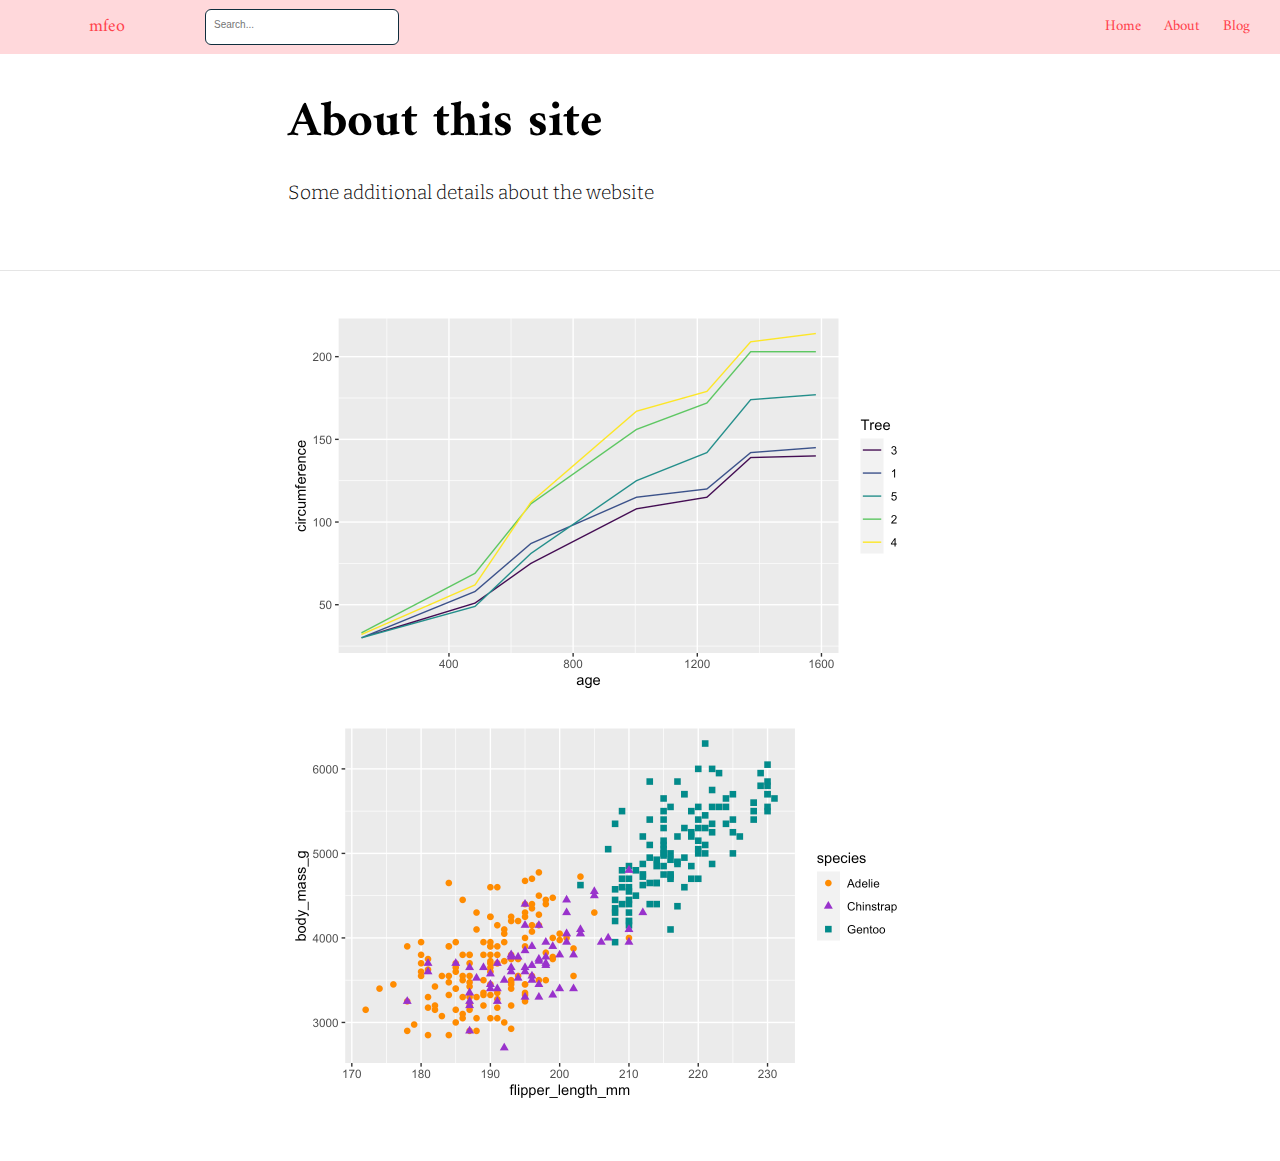
<file: about.html>
<!DOCTYPE html>

<html xmlns="http://www.w3.org/1999/xhtml" lang="" xml:lang="">

<head>
  <meta charset="utf-8"/>
  <meta name="viewport" content="width=device-width, initial-scale=1"/>
  <meta http-equiv="X-UA-Compatible" content="IE=Edge,chrome=1"/>
  <meta name="generator" content="distill" />

  <style type="text/css">
  /* Hide doc at startup (prevent jankiness while JS renders/transforms) */
  body {
    visibility: hidden;
  }
  </style>

 <!--radix_placeholder_import_source-->
 <!--/radix_placeholder_import_source-->

<style type="text/css">code{white-space: pre;}</style>
<style type="text/css" data-origin="pandoc">
code.sourceCode > span { display: inline-block; line-height: 1.25; }
code.sourceCode > span { color: inherit; text-decoration: inherit; }
code.sourceCode > span:empty { height: 1.2em; }
.sourceCode { overflow: visible; }
code.sourceCode { white-space: pre; position: relative; }
div.sourceCode { margin: 1em 0; }
pre.sourceCode { margin: 0; }
@media screen {
div.sourceCode { overflow: auto; }
}
@media print {
code.sourceCode { white-space: pre-wrap; }
code.sourceCode > span { text-indent: -5em; padding-left: 5em; }
}
pre.numberSource code
  { counter-reset: source-line 0; }
pre.numberSource code > span
  { position: relative; left: -4em; counter-increment: source-line; }
pre.numberSource code > span > a:first-child::before
  { content: counter(source-line);
    position: relative; left: -1em; text-align: right; vertical-align: baseline;
    border: none; display: inline-block;
    -webkit-touch-callout: none; -webkit-user-select: none;
    -khtml-user-select: none; -moz-user-select: none;
    -ms-user-select: none; user-select: none;
    padding: 0 4px; width: 4em;
    color: #aaaaaa;
  }
pre.numberSource { margin-left: 3em; border-left: 1px solid #aaaaaa;  padding-left: 4px; }
div.sourceCode
  {   }
@media screen {
code.sourceCode > span > a:first-child::before { text-decoration: underline; }
}
code span.al { color: #ad0000; } /* Alert */
code span.an { color: #5e5e5e; } /* Annotation */
code span.at { color: #20794d; } /* Attribute */
code span.bn { color: #ad0000; } /* BaseN */
code span.bu { } /* BuiltIn */
code span.cf { color: #007ba5; } /* ControlFlow */
code span.ch { color: #20794d; } /* Char */
code span.cn { color: #8f5902; } /* Constant */
code span.co { color: #5e5e5e; } /* Comment */
code span.cv { color: #5e5e5e; font-style: italic; } /* CommentVar */
code span.do { color: #5e5e5e; font-style: italic; } /* Documentation */
code span.dt { color: #ad0000; } /* DataType */
code span.dv { color: #ad0000; } /* DecVal */
code span.er { color: #ad0000; } /* Error */
code span.ex { } /* Extension */
code span.fl { color: #ad0000; } /* Float */
code span.fu { color: #4758ab; } /* Function */
code span.im { } /* Import */
code span.in { color: #5e5e5e; } /* Information */
code span.kw { color: #007ba5; } /* Keyword */
code span.op { color: #5e5e5e; } /* Operator */
code span.ot { color: #007ba5; } /* Other */
code span.pp { color: #ad0000; } /* Preprocessor */
code span.sc { color: #20794d; } /* SpecialChar */
code span.ss { color: #20794d; } /* SpecialString */
code span.st { color: #20794d; } /* String */
code span.va { color: #111111; } /* Variable */
code span.vs { color: #20794d; } /* VerbatimString */
code span.wa { color: #5e5e5e; font-style: italic; } /* Warning */
</style>

  <!--radix_placeholder_meta_tags-->
  <title>mfeo: About this site</title>
  
  <meta property="description" itemprop="description" content="Some additional details about the website"/>
  
  
  
  <!--  https://developers.facebook.com/docs/sharing/webmasters#markup -->
  <meta property="og:title" content="mfeo: About this site"/>
  <meta property="og:type" content="article"/>
  <meta property="og:description" content="Some additional details about the website"/>
  <meta property="og:locale" content="en_US"/>
  <meta property="og:site_name" content="mfeo"/>
  
  <!--  https://dev.twitter.com/cards/types/summary -->
  <meta property="twitter:card" content="summary"/>
  <meta property="twitter:title" content="mfeo: About this site"/>
  <meta property="twitter:description" content="Some additional details about the website"/>
  
  <!--/radix_placeholder_meta_tags-->
  <!--radix_placeholder_rmarkdown_metadata-->
  
  <script type="text/json" id="radix-rmarkdown-metadata">
  {"type":"list","attributes":{"names":{"type":"character","attributes":{},"value":["title","description"]}},"value":[{"type":"character","attributes":{},"value":["About this site"]},{"type":"character","attributes":{},"value":["Some additional details about the website"]}]}
  </script>
  <!--/radix_placeholder_rmarkdown_metadata-->
  <!--radix_placeholder_navigation_in_header-->
  <meta name="distill:offset" content=""/>
  
  <script type="application/javascript">
  
    window.headroom_prevent_pin = false;
  
    window.document.addEventListener("DOMContentLoaded", function (event) {
  
      // initialize headroom for banner
      var header = $('header').get(0);
      var headerHeight = header.offsetHeight;
      var headroom = new Headroom(header, {
        tolerance: 5,
        onPin : function() {
          if (window.headroom_prevent_pin) {
            window.headroom_prevent_pin = false;
            headroom.unpin();
          }
        }
      });
      headroom.init();
      if(window.location.hash)
        headroom.unpin();
      $(header).addClass('headroom--transition');
  
      // offset scroll location for banner on hash change
      // (see: https://github.com/WickyNilliams/headroom.js/issues/38)
      window.addEventListener("hashchange", function(event) {
        window.scrollTo(0, window.pageYOffset - (headerHeight + 25));
      });
  
      // responsive menu
      $('.distill-site-header').each(function(i, val) {
        var topnav = $(this);
        var toggle = topnav.find('.nav-toggle');
        toggle.on('click', function() {
          topnav.toggleClass('responsive');
        });
      });
  
      // nav dropdowns
      $('.nav-dropbtn').click(function(e) {
        $(this).next('.nav-dropdown-content').toggleClass('nav-dropdown-active');
        $(this).parent().siblings('.nav-dropdown')
           .children('.nav-dropdown-content').removeClass('nav-dropdown-active');
      });
      $("body").click(function(e){
        $('.nav-dropdown-content').removeClass('nav-dropdown-active');
      });
      $(".nav-dropdown").click(function(e){
        e.stopPropagation();
      });
    });
  </script>
  
  <style type="text/css">
  
  /* Theme (user-documented overrideables for nav appearance) */
  
  .distill-site-nav {
    color: rgba(255, 255, 255, 0.8);
    background-color: #0F2E3D;
    font-size: 15px;
    font-weight: 300;
  }
  
  .distill-site-nav a {
    color: inherit;
    text-decoration: none;
  }
  
  .distill-site-nav a:hover {
    color: white;
  }
  
  @media print {
    .distill-site-nav {
      display: none;
    }
  }
  
  .distill-site-header {
  
  }
  
  .distill-site-footer {
  
  }
  
  
  /* Site Header */
  
  .distill-site-header {
    width: 100%;
    box-sizing: border-box;
    z-index: 3;
  }
  
  .distill-site-header .nav-left {
    display: inline-block;
    margin-left: 8px;
  }
  
  @media screen and (max-width: 768px) {
    .distill-site-header .nav-left {
      margin-left: 0;
    }
  }
  
  
  .distill-site-header .nav-right {
    float: right;
    margin-right: 8px;
  }
  
  .distill-site-header a,
  .distill-site-header .title {
    display: inline-block;
    text-align: center;
    padding: 14px 10px 14px 10px;
  }
  
  .distill-site-header .title {
    font-size: 18px;
    min-width: 150px;
  }
  
  .distill-site-header .logo {
    padding: 0;
  }
  
  .distill-site-header .logo img {
    display: none;
    max-height: 20px;
    width: auto;
    margin-bottom: -4px;
  }
  
  .distill-site-header .nav-image img {
    max-height: 18px;
    width: auto;
    display: inline-block;
    margin-bottom: -3px;
  }
  
  
  
  @media screen and (min-width: 1000px) {
    .distill-site-header .logo img {
      display: inline-block;
    }
    .distill-site-header .nav-left {
      margin-left: 20px;
    }
    .distill-site-header .nav-right {
      margin-right: 20px;
    }
    .distill-site-header .title {
      padding-left: 12px;
    }
  }
  
  
  .distill-site-header .nav-toggle {
    display: none;
  }
  
  .nav-dropdown {
    display: inline-block;
    position: relative;
  }
  
  .nav-dropdown .nav-dropbtn {
    border: none;
    outline: none;
    color: rgba(255, 255, 255, 0.8);
    padding: 16px 10px;
    background-color: transparent;
    font-family: inherit;
    font-size: inherit;
    font-weight: inherit;
    margin: 0;
    margin-top: 1px;
    z-index: 2;
  }
  
  .nav-dropdown-content {
    display: none;
    position: absolute;
    background-color: white;
    min-width: 200px;
    border: 1px solid rgba(0,0,0,0.15);
    border-radius: 4px;
    box-shadow: 0px 8px 16px 0px rgba(0,0,0,0.1);
    z-index: 1;
    margin-top: 2px;
    white-space: nowrap;
    padding-top: 4px;
    padding-bottom: 4px;
  }
  
  .nav-dropdown-content hr {
    margin-top: 4px;
    margin-bottom: 4px;
    border: none;
    border-bottom: 1px solid rgba(0, 0, 0, 0.1);
  }
  
  .nav-dropdown-active {
    display: block;
  }
  
  .nav-dropdown-content a, .nav-dropdown-content .nav-dropdown-header {
    color: black;
    padding: 6px 24px;
    text-decoration: none;
    display: block;
    text-align: left;
  }
  
  .nav-dropdown-content .nav-dropdown-header {
    display: block;
    padding: 5px 24px;
    padding-bottom: 0;
    text-transform: uppercase;
    font-size: 14px;
    color: #999999;
    white-space: nowrap;
  }
  
  .nav-dropdown:hover .nav-dropbtn {
    color: white;
  }
  
  .nav-dropdown-content a:hover {
    background-color: #ddd;
    color: black;
  }
  
  .nav-right .nav-dropdown-content {
    margin-left: -45%;
    right: 0;
  }
  
  @media screen and (max-width: 768px) {
    .distill-site-header a, .distill-site-header .nav-dropdown  {display: none;}
    .distill-site-header a.nav-toggle {
      float: right;
      display: block;
    }
    .distill-site-header .title {
      margin-left: 0;
    }
    .distill-site-header .nav-right {
      margin-right: 0;
    }
    .distill-site-header {
      overflow: hidden;
    }
    .nav-right .nav-dropdown-content {
      margin-left: 0;
    }
  }
  
  
  @media screen and (max-width: 768px) {
    .distill-site-header.responsive {position: relative; min-height: 500px; }
    .distill-site-header.responsive a.nav-toggle {
      position: absolute;
      right: 0;
      top: 0;
    }
    .distill-site-header.responsive a,
    .distill-site-header.responsive .nav-dropdown {
      display: block;
      text-align: left;
    }
    .distill-site-header.responsive .nav-left,
    .distill-site-header.responsive .nav-right {
      width: 100%;
    }
    .distill-site-header.responsive .nav-dropdown {float: none;}
    .distill-site-header.responsive .nav-dropdown-content {position: relative;}
    .distill-site-header.responsive .nav-dropdown .nav-dropbtn {
      display: block;
      width: 100%;
      text-align: left;
    }
  }
  
  /* Site Footer */
  
  .distill-site-footer {
    width: 100%;
    overflow: hidden;
    box-sizing: border-box;
    z-index: 3;
    margin-top: 30px;
    padding-top: 30px;
    padding-bottom: 30px;
    text-align: center;
  }
  
  /* Headroom */
  
  d-title {
    padding-top: 6rem;
  }
  
  @media print {
    d-title {
      padding-top: 4rem;
    }
  }
  
  .headroom {
    z-index: 1000;
    position: fixed;
    top: 0;
    left: 0;
    right: 0;
  }
  
  .headroom--transition {
    transition: all .4s ease-in-out;
  }
  
  .headroom--unpinned {
    top: -100px;
  }
  
  .headroom--pinned {
    top: 0;
  }
  
  /* adjust viewport for navbar height */
  /* helps vertically center bootstrap (non-distill) content */
  .min-vh-100 {
    min-height: calc(100vh - 100px) !important;
  }
  
  </style>
  
  <script src="site_libs/jquery-1.11.3/jquery.min.js"></script>
  <link href="site_libs/font-awesome-5.1.0/css/all.css" rel="stylesheet"/>
  <link href="site_libs/font-awesome-5.1.0/css/v4-shims.css" rel="stylesheet"/>
  <script src="site_libs/headroom-0.9.4/headroom.min.js"></script>
  <script src="site_libs/autocomplete-0.37.1/autocomplete.min.js"></script>
  <script src="site_libs/fuse-6.4.1/fuse.min.js"></script>
  
  <script type="application/javascript">
  
  function getMeta(metaName) {
    var metas = document.getElementsByTagName('meta');
    for (let i = 0; i < metas.length; i++) {
      if (metas[i].getAttribute('name') === metaName) {
        return metas[i].getAttribute('content');
      }
    }
    return '';
  }
  
  function offsetURL(url) {
    var offset = getMeta('distill:offset');
    return offset ? offset + '/' + url : url;
  }
  
  function createFuseIndex() {
  
    // create fuse index
    var options = {
      keys: [
        { name: 'title', weight: 20 },
        { name: 'categories', weight: 15 },
        { name: 'description', weight: 10 },
        { name: 'contents', weight: 5 },
      ],
      ignoreLocation: true,
      threshold: 0
    };
    var fuse = new window.Fuse([], options);
  
    // fetch the main search.json
    return fetch(offsetURL('search.json'))
      .then(function(response) {
        if (response.status == 200) {
          return response.json().then(function(json) {
            // index main articles
            json.articles.forEach(function(article) {
              fuse.add(article);
            });
            // download collections and index their articles
            return Promise.all(json.collections.map(function(collection) {
              return fetch(offsetURL(collection)).then(function(response) {
                if (response.status === 200) {
                  return response.json().then(function(articles) {
                    articles.forEach(function(article) {
                      fuse.add(article);
                    });
                  })
                } else {
                  return Promise.reject(
                    new Error('Unexpected status from search index request: ' +
                              response.status)
                  );
                }
              });
            })).then(function() {
              return fuse;
            });
          });
  
        } else {
          return Promise.reject(
            new Error('Unexpected status from search index request: ' +
                        response.status)
          );
        }
      });
  }
  
  window.document.addEventListener("DOMContentLoaded", function (event) {
  
    // get search element (bail if we don't have one)
    var searchEl = window.document.getElementById('distill-search');
    if (!searchEl)
      return;
  
    createFuseIndex()
      .then(function(fuse) {
  
        // make search box visible
        searchEl.classList.remove('hidden');
  
        // initialize autocomplete
        var options = {
          autoselect: true,
          hint: false,
          minLength: 2,
        };
        window.autocomplete(searchEl, options, [{
          source: function(query, callback) {
            const searchOptions = {
              isCaseSensitive: false,
              shouldSort: true,
              minMatchCharLength: 2,
              limit: 10,
            };
            var results = fuse.search(query, searchOptions);
            callback(results
              .map(function(result) { return result.item; })
              .filter(function(item) { return !!item.description; })
            );
          },
          templates: {
            suggestion: function(suggestion) {
              var img = suggestion.preview && Object.keys(suggestion.preview).length > 0
                ? `<img src="${offsetURL(suggestion.preview)}"</img>`
                : '';
              var html = `
                <div class="search-item">
                  <h3>${suggestion.title}</h3>
                  <div class="search-item-description">
                    ${suggestion.description}
                  </div>
                  <div class="search-item-preview">
                    ${img}
                  </div>
                </div>
              `;
              return html;
            }
          }
        }]).on('autocomplete:selected', function(event, suggestion) {
          window.location.href = offsetURL(suggestion.path);
        });
        // remove inline display style on autocompleter (we want to
        // manage responsive display via css)
        $('.algolia-autocomplete').css("display", "");
      })
      .catch(function(error) {
        console.log(error);
      });
  
  });
  
  </script>
  
  <style type="text/css">
  
  .nav-search {
    font-size: x-small;
  }
  
  /* Algolioa Autocomplete */
  
  .algolia-autocomplete {
    display: inline-block;
    margin-left: 10px;
    vertical-align: sub;
    background-color: white;
    color: black;
    padding: 6px;
    padding-top: 8px;
    padding-bottom: 0;
    border-radius: 6px;
    border: 1px #0F2E3D solid;
    width: 180px;
  }
  
  
  @media screen and (max-width: 768px) {
    .distill-site-nav .algolia-autocomplete {
      display: none;
      visibility: hidden;
    }
    .distill-site-nav.responsive .algolia-autocomplete {
      display: inline-block;
      visibility: visible;
    }
    .distill-site-nav.responsive .algolia-autocomplete .aa-dropdown-menu {
      margin-left: 0;
      width: 400px;
      max-height: 400px;
    }
  }
  
  .algolia-autocomplete .aa-input, .algolia-autocomplete .aa-hint {
    width: 90%;
    outline: none;
    border: none;
  }
  
  .algolia-autocomplete .aa-hint {
    color: #999;
  }
  .algolia-autocomplete .aa-dropdown-menu {
    width: 550px;
    max-height: 70vh;
    overflow-x: visible;
    overflow-y: scroll;
    padding: 5px;
    margin-top: 3px;
    margin-left: -150px;
    background-color: #fff;
    border-radius: 5px;
    border: 1px solid #999;
    border-top: none;
  }
  
  .algolia-autocomplete .aa-dropdown-menu .aa-suggestion {
    cursor: pointer;
    padding: 5px 4px;
    border-bottom: 1px solid #eee;
  }
  
  .algolia-autocomplete .aa-dropdown-menu .aa-suggestion:last-of-type {
    border-bottom: none;
    margin-bottom: 2px;
  }
  
  .algolia-autocomplete .aa-dropdown-menu .aa-suggestion .search-item {
    overflow: hidden;
    font-size: 0.8em;
    line-height: 1.4em;
  }
  
  .algolia-autocomplete .aa-dropdown-menu .aa-suggestion .search-item h3 {
    margin-block-start: 0;
    margin-block-end: 5px;
  }
  
  .algolia-autocomplete .aa-dropdown-menu .aa-suggestion .search-item-description {
    display: inline-block;
    overflow: hidden;
    height: 2.8em;
    width: 80%;
    margin-right: 4%;
  }
  
  .algolia-autocomplete .aa-dropdown-menu .aa-suggestion .search-item-preview {
    display: inline-block;
    width: 15%;
  }
  
  .algolia-autocomplete .aa-dropdown-menu .aa-suggestion .search-item-preview img {
    height: 3em;
    width: auto;
    display: none;
  }
  
  .algolia-autocomplete .aa-dropdown-menu .aa-suggestion .search-item-preview img[src] {
    display: initial;
  }
  
  .algolia-autocomplete .aa-dropdown-menu .aa-suggestion.aa-cursor {
    background-color: #eee;
  }
  .algolia-autocomplete .aa-dropdown-menu .aa-suggestion em {
    font-weight: bold;
    font-style: normal;
  }
  
  </style>
  
  
  <!--/radix_placeholder_navigation_in_header-->
  <!--radix_placeholder_distill-->
  
  <style type="text/css">
  
  body {
    background-color: white;
  }
  
  .pandoc-table {
    width: 100%;
  }
  
  .pandoc-table>caption {
    margin-bottom: 10px;
  }
  
  .pandoc-table th:not([align]) {
    text-align: left;
  }
  
  .pagedtable-footer {
    font-size: 15px;
  }
  
  d-byline .byline {
    grid-template-columns: 2fr 2fr;
  }
  
  d-byline .byline h3 {
    margin-block-start: 1.5em;
  }
  
  d-byline .byline .authors-affiliations h3 {
    margin-block-start: 0.5em;
  }
  
  .authors-affiliations .orcid-id {
    width: 16px;
    height:16px;
    margin-left: 4px;
    margin-right: 4px;
    vertical-align: middle;
    padding-bottom: 2px;
  }
  
  d-title .dt-tags {
    margin-top: 1em;
    grid-column: text;
  }
  
  .dt-tags .dt-tag {
    text-decoration: none;
    display: inline-block;
    color: rgba(0,0,0,0.6);
    padding: 0em 0.4em;
    margin-right: 0.5em;
    margin-bottom: 0.4em;
    font-size: 70%;
    border: 1px solid rgba(0,0,0,0.2);
    border-radius: 3px;
    text-transform: uppercase;
    font-weight: 500;
  }
  
  d-article table.gt_table td,
  d-article table.gt_table th {
    border-bottom: none;
  }
  
  .html-widget {
    margin-bottom: 2.0em;
  }
  
  .l-screen-inset {
    padding-right: 16px;
  }
  
  .l-screen .caption {
    margin-left: 10px;
  }
  
  .shaded {
    background: rgb(247, 247, 247);
    padding-top: 20px;
    padding-bottom: 20px;
    border-top: 1px solid rgba(0, 0, 0, 0.1);
    border-bottom: 1px solid rgba(0, 0, 0, 0.1);
  }
  
  .shaded .html-widget {
    margin-bottom: 0;
    border: 1px solid rgba(0, 0, 0, 0.1);
  }
  
  .shaded .shaded-content {
    background: white;
  }
  
  .text-output {
    margin-top: 0;
    line-height: 1.5em;
  }
  
  .hidden {
    display: none !important;
  }
  
  d-article {
    padding-top: 2.5rem;
    padding-bottom: 30px;
  }
  
  d-appendix {
    padding-top: 30px;
  }
  
  d-article>p>img {
    width: 100%;
  }
  
  d-article h2 {
    margin: 1rem 0 1.5rem 0;
  }
  
  d-article h3 {
    margin-top: 1.5rem;
  }
  
  d-article iframe {
    border: 1px solid rgba(0, 0, 0, 0.1);
    margin-bottom: 2.0em;
    width: 100%;
  }
  
  /* Tweak code blocks */
  
  d-article div.sourceCode code,
  d-article pre code {
    font-family: Consolas, Monaco, 'Andale Mono', 'Ubuntu Mono', monospace;
  }
  
  d-article pre,
  d-article div.sourceCode,
  d-article div.sourceCode pre {
    overflow: auto;
  }
  
  d-article div.sourceCode {
    background-color: white;
  }
  
  d-article div.sourceCode pre {
    padding-left: 10px;
    font-size: 12px;
    border-left: 2px solid rgba(0,0,0,0.1);
  }
  
  d-article pre {
    font-size: 12px;
    color: black;
    background: none;
    margin-top: 0;
    text-align: left;
    white-space: pre;
    word-spacing: normal;
    word-break: normal;
    word-wrap: normal;
    line-height: 1.5;
  
    -moz-tab-size: 4;
    -o-tab-size: 4;
    tab-size: 4;
  
    -webkit-hyphens: none;
    -moz-hyphens: none;
    -ms-hyphens: none;
    hyphens: none;
  }
  
  d-article pre a {
    border-bottom: none;
  }
  
  d-article pre a:hover {
    border-bottom: none;
    text-decoration: underline;
  }
  
  @media(min-width: 768px) {
  
  d-article pre,
  d-article div.sourceCode,
  d-article div.sourceCode pre {
    overflow: visible !important;
  }
  
  d-article div.sourceCode pre {
    padding-left: 18px;
    font-size: 14px;
  }
  
  d-article pre {
    font-size: 14px;
  }
  
  }
  
  figure img.external {
    background: white;
    border: 1px solid rgba(0, 0, 0, 0.1);
    box-shadow: 0 1px 8px rgba(0, 0, 0, 0.1);
    padding: 18px;
    box-sizing: border-box;
  }
  
  /* CSS for d-contents */
  
  .d-contents {
    grid-column: text;
    color: rgba(0,0,0,0.8);
    font-size: 0.9em;
    padding-bottom: 1em;
    margin-bottom: 1em;
    padding-bottom: 0.5em;
    margin-bottom: 1em;
    padding-left: 0.25em;
    justify-self: start;
  }
  
  @media(min-width: 1000px) {
    .d-contents.d-contents-float {
      height: 0;
      grid-column-start: 1;
      grid-column-end: 4;
      justify-self: center;
      padding-right: 3em;
      padding-left: 2em;
    }
  }
  
  .d-contents nav h3 {
    font-size: 18px;
    margin-top: 0;
    margin-bottom: 1em;
  }
  
  .d-contents li {
    list-style-type: none
  }
  
  .d-contents nav > ul {
    padding-left: 0;
  }
  
  .d-contents ul {
    padding-left: 1em
  }
  
  .d-contents nav ul li {
    margin-top: 0.6em;
    margin-bottom: 0.2em;
  }
  
  .d-contents nav a {
    font-size: 13px;
    border-bottom: none;
    text-decoration: none
    color: rgba(0, 0, 0, 0.8);
  }
  
  .d-contents nav a:hover {
    text-decoration: underline solid rgba(0, 0, 0, 0.6)
  }
  
  .d-contents nav > ul > li > a {
    font-weight: 600;
  }
  
  .d-contents nav > ul > li > ul {
    font-weight: inherit;
  }
  
  .d-contents nav > ul > li > ul > li {
    margin-top: 0.2em;
  }
  
  
  .d-contents nav ul {
    margin-top: 0;
    margin-bottom: 0.25em;
  }
  
  .d-article-with-toc h2:nth-child(2) {
    margin-top: 0;
  }
  
  
  /* Figure */
  
  .figure {
    position: relative;
    margin-bottom: 2.5em;
    margin-top: 1.5em;
  }
  
  .figure img {
    width: 100%;
  }
  
  .figure .caption {
    color: rgba(0, 0, 0, 0.6);
    font-size: 12px;
    line-height: 1.5em;
  }
  
  .figure img.external {
    background: white;
    border: 1px solid rgba(0, 0, 0, 0.1);
    box-shadow: 0 1px 8px rgba(0, 0, 0, 0.1);
    padding: 18px;
    box-sizing: border-box;
  }
  
  .figure .caption a {
    color: rgba(0, 0, 0, 0.6);
  }
  
  .figure .caption b,
  .figure .caption strong, {
    font-weight: 600;
    color: rgba(0, 0, 0, 1.0);
  }
  
  /* Citations */
  
  d-article .citation {
    color: inherit;
    cursor: inherit;
  }
  
  div.hanging-indent{
    margin-left: 1em; text-indent: -1em;
  }
  
  
  /* Tweak 1000px media break to show more text */
  
  @media(min-width: 1000px) {
    .base-grid,
    distill-header,
    d-title,
    d-abstract,
    d-article,
    d-appendix,
    distill-appendix,
    d-byline,
    d-footnote-list,
    d-citation-list,
    distill-footer {
      grid-template-columns: [screen-start] 1fr [page-start kicker-start] 80px [middle-start] 50px [text-start kicker-end] 65px 65px 65px 65px 65px 65px 65px 65px [text-end gutter-start] 65px [middle-end] 65px [page-end gutter-end] 1fr [screen-end];
      grid-column-gap: 16px;
    }
  
    .grid {
      grid-column-gap: 16px;
    }
  
    d-article {
      font-size: 1.06rem;
      line-height: 1.7em;
    }
    figure .caption, .figure .caption, figure figcaption {
      font-size: 13px;
    }
  }
  
  @media(min-width: 1180px) {
    .base-grid,
    distill-header,
    d-title,
    d-abstract,
    d-article,
    d-appendix,
    distill-appendix,
    d-byline,
    d-footnote-list,
    d-citation-list,
    distill-footer {
      grid-template-columns: [screen-start] 1fr [page-start kicker-start] 60px [middle-start] 60px [text-start kicker-end] 60px 60px 60px 60px 60px 60px 60px 60px [text-end gutter-start] 60px [middle-end] 60px [page-end gutter-end] 1fr [screen-end];
      grid-column-gap: 32px;
    }
  
    .grid {
      grid-column-gap: 32px;
    }
  }
  
  
  /* Get the citation styles for the appendix (not auto-injected on render since
     we do our own rendering of the citation appendix) */
  
  d-appendix .citation-appendix,
  .d-appendix .citation-appendix {
    font-size: 11px;
    line-height: 15px;
    border-left: 1px solid rgba(0, 0, 0, 0.1);
    padding-left: 18px;
    border: 1px solid rgba(0,0,0,0.1);
    background: rgba(0, 0, 0, 0.02);
    padding: 10px 18px;
    border-radius: 3px;
    color: rgba(150, 150, 150, 1);
    overflow: hidden;
    margin-top: -12px;
    white-space: pre-wrap;
    word-wrap: break-word;
  }
  
  /* Include appendix styles here so they can be overridden */
  
  d-appendix {
    contain: layout style;
    font-size: 0.8em;
    line-height: 1.7em;
    margin-top: 60px;
    margin-bottom: 0;
    border-top: 1px solid rgba(0, 0, 0, 0.1);
    color: rgba(0,0,0,0.5);
    padding-top: 60px;
    padding-bottom: 48px;
  }
  
  d-appendix h3 {
    grid-column: page-start / text-start;
    font-size: 15px;
    font-weight: 500;
    margin-top: 1em;
    margin-bottom: 0;
    color: rgba(0,0,0,0.65);
  }
  
  d-appendix h3 + * {
    margin-top: 1em;
  }
  
  d-appendix ol {
    padding: 0 0 0 15px;
  }
  
  @media (min-width: 768px) {
    d-appendix ol {
      padding: 0 0 0 30px;
      margin-left: -30px;
    }
  }
  
  d-appendix li {
    margin-bottom: 1em;
  }
  
  d-appendix a {
    color: rgba(0, 0, 0, 0.6);
  }
  
  d-appendix > * {
    grid-column: text;
  }
  
  d-appendix > d-footnote-list,
  d-appendix > d-citation-list,
  d-appendix > distill-appendix {
    grid-column: screen;
  }
  
  /* Include footnote styles here so they can be overridden */
  
  d-footnote-list {
    contain: layout style;
  }
  
  d-footnote-list > * {
    grid-column: text;
  }
  
  d-footnote-list a.footnote-backlink {
    color: rgba(0,0,0,0.3);
    padding-left: 0.5em;
  }
  
  
  
  /* Anchor.js */
  
  .anchorjs-link {
    /*transition: all .25s linear; */
    text-decoration: none;
    border-bottom: none;
  }
  *:hover > .anchorjs-link {
    margin-left: -1.125em !important;
    text-decoration: none;
    border-bottom: none;
  }
  
  /* Social footer */
  
  .social_footer {
    margin-top: 30px;
    margin-bottom: 0;
    color: rgba(0,0,0,0.67);
  }
  
  .disqus-comments {
    margin-right: 30px;
  }
  
  .disqus-comment-count {
    border-bottom: 1px solid rgba(0, 0, 0, 0.4);
    cursor: pointer;
  }
  
  #disqus_thread {
    margin-top: 30px;
  }
  
  .article-sharing a {
    border-bottom: none;
    margin-right: 8px;
  }
  
  .article-sharing a:hover {
    border-bottom: none;
  }
  
  .sidebar-section.subscribe {
    font-size: 12px;
    line-height: 1.6em;
  }
  
  .subscribe p {
    margin-bottom: 0.5em;
  }
  
  
  .article-footer .subscribe {
    font-size: 15px;
    margin-top: 45px;
  }
  
  
  .sidebar-section.custom {
    font-size: 12px;
    line-height: 1.6em;
  }
  
  .custom p {
    margin-bottom: 0.5em;
  }
  
  /* Styles for listing layout (hide title) */
  .layout-listing d-title, .layout-listing .d-title {
    display: none;
  }
  
  /* Styles for posts lists (not auto-injected) */
  
  
  .posts-with-sidebar {
    padding-left: 45px;
    padding-right: 45px;
  }
  
  .posts-list .description h2,
  .posts-list .description p {
    font-family: -apple-system, BlinkMacSystemFont, "Segoe UI", Roboto, Oxygen, Ubuntu, Cantarell, "Fira Sans", "Droid Sans", "Helvetica Neue", Arial, sans-serif;
  }
  
  .posts-list .description h2 {
    font-weight: 700;
    border-bottom: none;
    padding-bottom: 0;
  }
  
  .posts-list h2.post-tag {
    border-bottom: 1px solid rgba(0, 0, 0, 0.2);
    padding-bottom: 12px;
  }
  .posts-list {
    margin-top: 60px;
    margin-bottom: 24px;
  }
  
  .posts-list .post-preview {
    text-decoration: none;
    overflow: hidden;
    display: block;
    border-bottom: 1px solid rgba(0, 0, 0, 0.1);
    padding: 24px 0;
  }
  
  .post-preview-last {
    border-bottom: none !important;
  }
  
  .posts-list .posts-list-caption {
    grid-column: screen;
    font-weight: 400;
  }
  
  .posts-list .post-preview h2 {
    margin: 0 0 6px 0;
    line-height: 1.2em;
    font-style: normal;
    font-size: 24px;
  }
  
  .posts-list .post-preview p {
    margin: 0 0 12px 0;
    line-height: 1.4em;
    font-size: 16px;
  }
  
  .posts-list .post-preview .thumbnail {
    box-sizing: border-box;
    margin-bottom: 24px;
    position: relative;
    max-width: 500px;
  }
  .posts-list .post-preview img {
    width: 100%;
    display: block;
  }
  
  .posts-list .metadata {
    font-size: 12px;
    line-height: 1.4em;
    margin-bottom: 18px;
  }
  
  .posts-list .metadata > * {
    display: inline-block;
  }
  
  .posts-list .metadata .publishedDate {
    margin-right: 2em;
  }
  
  .posts-list .metadata .dt-authors {
    display: block;
    margin-top: 0.3em;
    margin-right: 2em;
  }
  
  .posts-list .dt-tags {
    display: block;
    line-height: 1em;
  }
  
  .posts-list .dt-tags .dt-tag {
    display: inline-block;
    color: rgba(0,0,0,0.6);
    padding: 0.3em 0.4em;
    margin-right: 0.2em;
    margin-bottom: 0.4em;
    font-size: 60%;
    border: 1px solid rgba(0,0,0,0.2);
    border-radius: 3px;
    text-transform: uppercase;
    font-weight: 500;
  }
  
  .posts-list img {
    opacity: 1;
  }
  
  .posts-list img[data-src] {
    opacity: 0;
  }
  
  .posts-more {
    clear: both;
  }
  
  
  .posts-sidebar {
    font-size: 16px;
  }
  
  .posts-sidebar h3 {
    font-size: 16px;
    margin-top: 0;
    margin-bottom: 0.5em;
    font-weight: 400;
    text-transform: uppercase;
  }
  
  .sidebar-section {
    margin-bottom: 30px;
  }
  
  .categories ul {
    list-style-type: none;
    margin: 0;
    padding: 0;
  }
  
  .categories li {
    color: rgba(0, 0, 0, 0.8);
    margin-bottom: 0;
  }
  
  .categories li>a {
    border-bottom: none;
  }
  
  .categories li>a:hover {
    border-bottom: 1px solid rgba(0, 0, 0, 0.4);
  }
  
  .categories .active {
    font-weight: 600;
  }
  
  .categories .category-count {
    color: rgba(0, 0, 0, 0.4);
  }
  
  
  @media(min-width: 768px) {
    .posts-list .post-preview h2 {
      font-size: 26px;
    }
    .posts-list .post-preview .thumbnail {
      float: right;
      width: 30%;
      margin-bottom: 0;
    }
    .posts-list .post-preview .description {
      float: left;
      width: 45%;
    }
    .posts-list .post-preview .metadata {
      float: left;
      width: 20%;
      margin-top: 8px;
    }
    .posts-list .post-preview p {
      margin: 0 0 12px 0;
      line-height: 1.5em;
      font-size: 16px;
    }
    .posts-with-sidebar .posts-list {
      float: left;
      width: 75%;
    }
    .posts-with-sidebar .posts-sidebar {
      float: right;
      width: 20%;
      margin-top: 60px;
      padding-top: 24px;
      padding-bottom: 24px;
    }
  }
  
  
  /* Improve display for browsers without grid (IE/Edge <= 15) */
  
  .downlevel {
    line-height: 1.6em;
    font-family: -apple-system, BlinkMacSystemFont, "Segoe UI", Roboto, Oxygen, Ubuntu, Cantarell, "Fira Sans", "Droid Sans", "Helvetica Neue", Arial, sans-serif;
    margin: 0;
  }
  
  .downlevel .d-title {
    padding-top: 6rem;
    padding-bottom: 1.5rem;
  }
  
  .downlevel .d-title h1 {
    font-size: 50px;
    font-weight: 700;
    line-height: 1.1em;
    margin: 0 0 0.5rem;
  }
  
  .downlevel .d-title p {
    font-weight: 300;
    font-size: 1.2rem;
    line-height: 1.55em;
    margin-top: 0;
  }
  
  .downlevel .d-byline {
    padding-top: 0.8em;
    padding-bottom: 0.8em;
    font-size: 0.8rem;
    line-height: 1.8em;
  }
  
  .downlevel .section-separator {
    border: none;
    border-top: 1px solid rgba(0, 0, 0, 0.1);
  }
  
  .downlevel .d-article {
    font-size: 1.06rem;
    line-height: 1.7em;
    padding-top: 1rem;
    padding-bottom: 2rem;
  }
  
  
  .downlevel .d-appendix {
    padding-left: 0;
    padding-right: 0;
    max-width: none;
    font-size: 0.8em;
    line-height: 1.7em;
    margin-bottom: 0;
    color: rgba(0,0,0,0.5);
    padding-top: 40px;
    padding-bottom: 48px;
  }
  
  .downlevel .footnotes ol {
    padding-left: 13px;
  }
  
  .downlevel .base-grid,
  .downlevel .distill-header,
  .downlevel .d-title,
  .downlevel .d-abstract,
  .downlevel .d-article,
  .downlevel .d-appendix,
  .downlevel .distill-appendix,
  .downlevel .d-byline,
  .downlevel .d-footnote-list,
  .downlevel .d-citation-list,
  .downlevel .distill-footer,
  .downlevel .appendix-bottom,
  .downlevel .posts-container {
    padding-left: 40px;
    padding-right: 40px;
  }
  
  @media(min-width: 768px) {
    .downlevel .base-grid,
    .downlevel .distill-header,
    .downlevel .d-title,
    .downlevel .d-abstract,
    .downlevel .d-article,
    .downlevel .d-appendix,
    .downlevel .distill-appendix,
    .downlevel .d-byline,
    .downlevel .d-footnote-list,
    .downlevel .d-citation-list,
    .downlevel .distill-footer,
    .downlevel .appendix-bottom,
    .downlevel .posts-container {
    padding-left: 150px;
    padding-right: 150px;
    max-width: 900px;
  }
  }
  
  .downlevel pre code {
    display: block;
    border-left: 2px solid rgba(0, 0, 0, .1);
    padding: 0 0 0 20px;
    font-size: 14px;
  }
  
  .downlevel code, .downlevel pre {
    color: black;
    background: none;
    font-family: Consolas, Monaco, 'Andale Mono', 'Ubuntu Mono', monospace;
    text-align: left;
    white-space: pre;
    word-spacing: normal;
    word-break: normal;
    word-wrap: normal;
    line-height: 1.5;
  
    -moz-tab-size: 4;
    -o-tab-size: 4;
    tab-size: 4;
  
    -webkit-hyphens: none;
    -moz-hyphens: none;
    -ms-hyphens: none;
    hyphens: none;
  }
  
  .downlevel .posts-list .post-preview {
    color: inherit;
  }
  
  
  
  </style>
  
  <script type="application/javascript">
  
  function is_downlevel_browser() {
    if (bowser.isUnsupportedBrowser({ msie: "12", msedge: "16"},
                                   window.navigator.userAgent)) {
      return true;
    } else {
      return window.load_distill_framework === undefined;
    }
  }
  
  // show body when load is complete
  function on_load_complete() {
  
    // add anchors
    if (window.anchors) {
      window.anchors.options.placement = 'left';
      window.anchors.add('d-article > h2, d-article > h3, d-article > h4, d-article > h5');
    }
  
  
    // set body to visible
    document.body.style.visibility = 'visible';
  
    // force redraw for leaflet widgets
    if (window.HTMLWidgets) {
      var maps = window.HTMLWidgets.findAll(".leaflet");
      $.each(maps, function(i, el) {
        var map = this.getMap();
        map.invalidateSize();
        map.eachLayer(function(layer) {
          if (layer instanceof L.TileLayer)
            layer.redraw();
        });
      });
    }
  
    // trigger 'shown' so htmlwidgets resize
    $('d-article').trigger('shown');
  }
  
  function init_distill() {
  
    init_common();
  
    // create front matter
    var front_matter = $('<d-front-matter></d-front-matter>');
    $('#distill-front-matter').wrap(front_matter);
  
    // create d-title
    $('.d-title').changeElementType('d-title');
  
    // create d-byline
    var byline = $('<d-byline></d-byline>');
    $('.d-byline').replaceWith(byline);
  
    // create d-article
    var article = $('<d-article></d-article>');
    $('.d-article').wrap(article).children().unwrap();
  
    // move posts container into article
    $('.posts-container').appendTo($('d-article'));
  
    // create d-appendix
    $('.d-appendix').changeElementType('d-appendix');
  
    // flag indicating that we have appendix items
    var appendix = $('.appendix-bottom').children('h3').length > 0;
  
    // replace footnotes with <d-footnote>
    $('.footnote-ref').each(function(i, val) {
      appendix = true;
      var href = $(this).attr('href');
      var id = href.replace('#', '');
      var fn = $('#' + id);
      var fn_p = $('#' + id + '>p');
      fn_p.find('.footnote-back').remove();
      var text = fn_p.html();
      var dtfn = $('<d-footnote></d-footnote>');
      dtfn.html(text);
      $(this).replaceWith(dtfn);
    });
    // remove footnotes
    $('.footnotes').remove();
  
    // move refs into #references-listing
    $('#references-listing').replaceWith($('#refs'));
  
    $('h1.appendix, h2.appendix').each(function(i, val) {
      $(this).changeElementType('h3');
    });
    $('h3.appendix').each(function(i, val) {
      var id = $(this).attr('id');
      $('.d-contents a[href="#' + id + '"]').parent().remove();
      appendix = true;
      $(this).nextUntil($('h1, h2, h3')).addBack().appendTo($('d-appendix'));
    });
  
    // show d-appendix if we have appendix content
    $("d-appendix").css('display', appendix ? 'grid' : 'none');
  
    // localize layout chunks to just output
    $('.layout-chunk').each(function(i, val) {
  
      // capture layout
      var layout = $(this).attr('data-layout');
  
      // apply layout to markdown level block elements
      var elements = $(this).children().not('div.sourceCode, pre, script');
      elements.each(function(i, el) {
        var layout_div = $('<div class="' + layout + '"></div>');
        if (layout_div.hasClass('shaded')) {
          var shaded_content = $('<div class="shaded-content"></div>');
          $(this).wrap(shaded_content);
          $(this).parent().wrap(layout_div);
        } else {
          $(this).wrap(layout_div);
        }
      });
  
  
      // unwrap the layout-chunk div
      $(this).children().unwrap();
    });
  
    // remove code block used to force  highlighting css
    $('.distill-force-highlighting-css').parent().remove();
  
    // remove empty line numbers inserted by pandoc when using a
    // custom syntax highlighting theme
    $('code.sourceCode a:empty').remove();
  
    // load distill framework
    load_distill_framework();
  
    // wait for window.distillRunlevel == 4 to do post processing
    function distill_post_process() {
  
      if (!window.distillRunlevel || window.distillRunlevel < 4)
        return;
  
      // hide author/affiliations entirely if we have no authors
      var front_matter = JSON.parse($("#distill-front-matter").html());
      var have_authors = front_matter.authors && front_matter.authors.length > 0;
      if (!have_authors)
        $('d-byline').addClass('hidden');
  
      // article with toc class
      $('.d-contents').parent().addClass('d-article-with-toc');
  
      // strip links that point to #
      $('.authors-affiliations').find('a[href="#"]').removeAttr('href');
  
      // add orcid ids
      $('.authors-affiliations').find('.author').each(function(i, el) {
        var orcid_id = front_matter.authors[i].orcidID;
        if (orcid_id) {
          var a = $('<a></a>');
          a.attr('href', 'https://orcid.org/' + orcid_id);
          var img = $('<img></img>');
          img.addClass('orcid-id');
          img.attr('alt', 'ORCID ID');
          img.attr('src','[data-uri]');
          a.append(img);
          $(this).append(a);
        }
      });
  
      // hide elements of author/affiliations grid that have no value
      function hide_byline_column(caption) {
        $('d-byline').find('h3:contains("' + caption + '")').parent().css('visibility', 'hidden');
      }
  
      // affiliations
      var have_affiliations = false;
      for (var i = 0; i<front_matter.authors.length; ++i) {
        var author = front_matter.authors[i];
        if (author.affiliation !== "&nbsp;") {
          have_affiliations = true;
          break;
        }
      }
      if (!have_affiliations)
        $('d-byline').find('h3:contains("Affiliations")').css('visibility', 'hidden');
  
      // published date
      if (!front_matter.publishedDate)
        hide_byline_column("Published");
  
      // document object identifier
      var doi = $('d-byline').find('h3:contains("DOI")');
      var doi_p = doi.next().empty();
      if (!front_matter.doi) {
        // if we have a citation and valid citationText then link to that
        if ($('#citation').length > 0 && front_matter.citationText) {
          doi.html('Citation');
          $('<a href="#citation"></a>')
            .text(front_matter.citationText)
            .appendTo(doi_p);
        } else {
          hide_byline_column("DOI");
        }
      } else {
        $('<a></a>')
           .attr('href', "https://doi.org/" + front_matter.doi)
           .html(front_matter.doi)
           .appendTo(doi_p);
      }
  
       // change plural form of authors/affiliations
      if (front_matter.authors.length === 1) {
        var grid = $('.authors-affiliations');
        grid.children('h3:contains("Authors")').text('Author');
        grid.children('h3:contains("Affiliations")').text('Affiliation');
      }
  
      // remove d-appendix and d-footnote-list local styles
      $('d-appendix > style:first-child').remove();
      $('d-footnote-list > style:first-child').remove();
  
      // move appendix-bottom entries to the bottom
      $('.appendix-bottom').appendTo('d-appendix').children().unwrap();
      $('.appendix-bottom').remove();
  
      // clear polling timer
      clearInterval(tid);
  
      // show body now that everything is ready
      on_load_complete();
    }
  
    var tid = setInterval(distill_post_process, 50);
    distill_post_process();
  
  }
  
  function init_downlevel() {
  
    init_common();
  
     // insert hr after d-title
    $('.d-title').after($('<hr class="section-separator"/>'));
  
    // check if we have authors
    var front_matter = JSON.parse($("#distill-front-matter").html());
    var have_authors = front_matter.authors && front_matter.authors.length > 0;
  
    // manage byline/border
    if (!have_authors)
      $('.d-byline').remove();
    $('.d-byline').after($('<hr class="section-separator"/>'));
    $('.d-byline a').remove();
  
    // remove toc
    $('.d-contents').remove();
  
    // move appendix elements
    $('h1.appendix, h2.appendix').each(function(i, val) {
      $(this).changeElementType('h3');
    });
    $('h3.appendix').each(function(i, val) {
      $(this).nextUntil($('h1, h2, h3')).addBack().appendTo($('.d-appendix'));
    });
  
  
    // inject headers into references and footnotes
    var refs_header = $('<h3></h3>');
    refs_header.text('References');
    $('#refs').prepend(refs_header);
  
    var footnotes_header = $('<h3></h3');
    footnotes_header.text('Footnotes');
    $('.footnotes').children('hr').first().replaceWith(footnotes_header);
  
    // move appendix-bottom entries to the bottom
    $('.appendix-bottom').appendTo('.d-appendix').children().unwrap();
    $('.appendix-bottom').remove();
  
    // remove appendix if it's empty
    if ($('.d-appendix').children().length === 0)
      $('.d-appendix').remove();
  
    // prepend separator above appendix
    $('.d-appendix').before($('<hr class="section-separator" style="clear: both"/>'));
  
    // trim code
    $('pre>code').each(function(i, val) {
      $(this).html($.trim($(this).html()));
    });
  
    // move posts-container right before article
    $('.posts-container').insertBefore($('.d-article'));
  
    $('body').addClass('downlevel');
  
    on_load_complete();
  }
  
  
  function init_common() {
  
    // jquery plugin to change element types
    (function($) {
      $.fn.changeElementType = function(newType) {
        var attrs = {};
  
        $.each(this[0].attributes, function(idx, attr) {
          attrs[attr.nodeName] = attr.nodeValue;
        });
  
        this.replaceWith(function() {
          return $("<" + newType + "/>", attrs).append($(this).contents());
        });
      };
    })(jQuery);
  
    // prevent underline for linked images
    $('a > img').parent().css({'border-bottom' : 'none'});
  
    // mark non-body figures created by knitr chunks as 100% width
    $('.layout-chunk').each(function(i, val) {
      var figures = $(this).find('img, .html-widget');
      if ($(this).attr('data-layout') !== "l-body") {
        figures.css('width', '100%');
      } else {
        figures.css('max-width', '100%');
        figures.filter("[width]").each(function(i, val) {
          var fig = $(this);
          fig.css('width', fig.attr('width') + 'px');
        });
  
      }
    });
  
    // auto-append index.html to post-preview links in file: protocol
    // and in rstudio ide preview
    $('.post-preview').each(function(i, val) {
      if (window.location.protocol === "file:")
        $(this).attr('href', $(this).attr('href') + "index.html");
    });
  
    // get rid of index.html references in header
    if (window.location.protocol !== "file:") {
      $('.distill-site-header a[href]').each(function(i,val) {
        $(this).attr('href', $(this).attr('href').replace("index.html", "./"));
      });
    }
  
    // add class to pandoc style tables
    $('tr.header').parent('thead').parent('table').addClass('pandoc-table');
    $('.kable-table').children('table').addClass('pandoc-table');
  
    // add figcaption style to table captions
    $('caption').parent('table').addClass("figcaption");
  
    // initialize posts list
    if (window.init_posts_list)
      window.init_posts_list();
  
    // implmement disqus comment link
    $('.disqus-comment-count').click(function() {
      window.headroom_prevent_pin = true;
      $('#disqus_thread').toggleClass('hidden');
      if (!$('#disqus_thread').hasClass('hidden')) {
        var offset = $(this).offset();
        $(window).resize();
        $('html, body').animate({
          scrollTop: offset.top - 35
        });
      }
    });
  }
  
  document.addEventListener('DOMContentLoaded', function() {
    if (is_downlevel_browser())
      init_downlevel();
    else
      window.addEventListener('WebComponentsReady', init_distill);
  });
  
  </script>
  
  <style type="text/css">
  /* base variables */
  
  /* Edit the CSS properties in this file to create a custom
     Distill theme. Only edit values in the right column
     for each row; values shown are the CSS defaults.
     To return any property to the default,
     you may set its value to: unset
     All rows must end with a semi-colon.                      */
  
  /* Optional: embed custom fonts here with `@import`          */
  /* This must remain at the top of this file.                 */
  
  
  
  html {
    /*-- Main font sizes --*/
    --title-size:      50px;
    --body-size:       1.06rem;
    --code-size:       14px;
    --aside-size:      12px;
    --fig-cap-size:    13px;
    /*-- Main font colors --*/
    --title-color:     #000000;
    --header-color:    rgba(0, 0, 0, 0.8);
    --body-color:      rgba(0, 0, 0, 0.8);
    --aside-color:     rgba(0, 0, 0, 0.6);
    --fig-cap-color:   rgba(0, 0, 0, 0.6);
    /*-- Specify custom fonts ~~~ must be imported above   --*/
    --heading-font:    sans-serif;
    --mono-font:       monospace;
    --body-font:       sans-serif;
    --navbar-font:     sans-serif;  /* websites + blogs only */
  }
  
  /*-- ARTICLE METADATA --*/
  d-byline {
    --heading-size:    0.6rem;
    --heading-color:   rgba(0, 0, 0, 0.5);
    --body-size:       0.8rem;
    --body-color:      rgba(0, 0, 0, 0.8);
  }
  
  /*-- ARTICLE TABLE OF CONTENTS --*/
  .d-contents {
    --heading-size:    18px;
    --contents-size:   13px;
  }
  
  /*-- ARTICLE APPENDIX --*/
  d-appendix {
    --heading-size:    15px;
    --heading-color:   rgba(0, 0, 0, 0.65);
    --text-size:       0.8em;
    --text-color:      rgba(0, 0, 0, 0.5);
  }
  
  /*-- WEBSITE HEADER + FOOTER --*/
  /* These properties only apply to Distill sites and blogs  */
  
  .distill-site-header {
    --title-size:       18px;
    --text-color:       rgba(255, 255, 255, 0.8);
    --text-size:        15px;
    --hover-color:      white;
    --bkgd-color:       #0F2E3D;
  }
  
  .distill-site-footer {
    --text-color:       rgba(255, 255, 255, 0.8);
    --text-size:        15px;
    --hover-color:      white;
    --bkgd-color:       #0F2E3D;
  }
  
  /*-- Additional custom styles --*/
  /* Add any additional CSS rules below                      */
  </style>
  <style type="text/css">
  /* base variables */
  
  /* Edit the CSS properties in this file to create a custom
     Distill theme. Only edit values in the right column
     for each row; values shown are the CSS defaults.
     To return any property to the default,
     you may set its value to: unset
     All rows must end with a semi-colon.                      */
  
  /* Optional: embed custom fonts here with `@import`          */
  /* This must remain at the top of this file.                 */
  /* Optional: embed custom fonts here with `@import`          */
  /* This must remain at the top of this file.                 */
  @import url('https://fonts.googleapis.com/css2?family=Amiri');
  @import url('https://fonts.googleapis.com/css2?family=Bitter');
  @import url('https://fonts.googleapis.com/css2?family=DM+Mono');
  
  html {
    /*-- Main font sizes --*/
    --title-size:      50px;
    --body-size:       1.06rem;
    --code-size:       14px;
    --aside-size:      12px;
    --fig-cap-size:    13px;
    /*-- Main font colors --*/
    --title-color:     #000000;
    --header-color:    rgba(0, 0, 0, 0.8);
    --body-color:      rgba(0, 0, 0, 0.8);
    --aside-color:     rgba(0, 0, 0, 0.6);
    --fig-cap-color:   rgba(0, 0, 0, 0.6);
    /*-- Specify custom fonts ~~~ must be imported above   --*/
    --heading-font:    "Amiri", serif;
    --mono-font:       "DM Mono", monospace;
    --body-font:       "Bitter", sans-serif;
    --navbar-font:     "Amiri", serif;
  }
  
  /*-- ARTICLE METADATA --*/
  d-byline {
    --heading-size:    0.6rem;
    --heading-color:   rgba(0, 0, 0, 0.5);
    --body-size:       0.8rem;
    --body-color:      rgba(0, 0, 0, 0.8);
  }
  
  /*-- ARTICLE TABLE OF CONTENTS --*/
  .d-contents {
    --heading-size:    18px;
    --contents-size:   13px;
  }
  
  /*-- ARTICLE APPENDIX --*/
  d-appendix {
    --heading-size:    15px;
    --heading-color:   rgba(0, 0, 0, 0.65);
    --text-size:       0.8em;
    --text-color:      rgba(0, 0, 0, 0.5);
  }
  
  /*-- WEBSITE HEADER + FOOTER --*/
  /* These properties only apply to Distill sites and blogs  */
  
  .distill-site-header {
    --title-size:       18px;    
    --text-color:       #ff414b; /* edited */
    --text-size:        15px;
    --hover-color:      #dd424c; /* edited */
    --bkgd-color:       #ffd8db; /* edited */
  }
  
  .distill-site-footer {
    --text-color:       rgba(255, 255, 255, 0.8);
    --text-size:        15px;
    --hover-color:      white;
    --bkgd-color:       #0F2E3D;
  }
  
  /*-- Additional custom styles --*/
  /* Add any additional CSS rules below                      */
  
  /* Change bullets */
  ul > li::marker {
    font-size: 1.125em;
    color: #ff414b;
  }
  
  /* Change link appearance */
  d-article a {
    border-bottom: 2px solid #ffd8db;
    text-decoration: none;
  }</style>
  <style type="text/css">
  /* base style */
  
  /* FONT FAMILIES */
  
  :root {
    --heading-default: -apple-system, BlinkMacSystemFont, "Segoe UI", Roboto, Oxygen, Ubuntu, Cantarell, "Fira Sans", "Droid Sans", "Helvetica Neue", Arial, sans-serif;
    --mono-default: Consolas, Monaco, 'Andale Mono', 'Ubuntu Mono', monospace;
    --body-default: -apple-system, BlinkMacSystemFont, "Segoe UI", Roboto, Oxygen, Ubuntu, Cantarell, "Fira Sans", "Droid Sans", "Helvetica Neue", Arial, sans-serif;
  }
  
  body,
  .posts-list .post-preview p,
  .posts-list .description p {
    font-family: var(--body-font), var(--body-default);
  }
  
  h1, h2, h3, h4, h5, h6,
  .posts-list .post-preview h2,
  .posts-list .description h2 {
    font-family: var(--heading-font), var(--heading-default);
  }
  
  d-article div.sourceCode code,
  d-article pre code {
    font-family: var(--mono-font), var(--mono-default);
  }
  
  
  /*-- TITLE --*/
  d-title h1,
  .posts-list > h1 {
    color: var(--title-color, black);
  }
  
  d-title h1 {
    font-size: var(--title-size, 50px);
  }
  
  /*-- HEADERS --*/
  d-article h1,
  d-article h2,
  d-article h3,
  d-article h4,
  d-article h5,
  d-article h6 {
    color: var(--header-color, rgba(0, 0, 0, 0.8));
  }
  
  /*-- BODY --*/
  /* only text inside of <p> tags */
  d-article > p {
    color: var(--body-color, rgba(0, 0, 0, 0.8));
    font-size: var(--body-size, 1.06rem);
  }
  
  /*-- CODE --*/
  d-article div.sourceCode code,
  d-article pre code {
    font-size: var(--code-size, 14px);
  }
  
  /*-- ASIDE --*/
  d-article aside {
    font-size: var(--aside-size, 12px);
    color: var(--aside-color, rgba(0, 0, 0, 0.6));
  }
  
  /*-- FIGURE CAPTIONS --*/
  figure .caption,
  figure figcaption,
  .figure .caption {
    font-size: var(--fig-cap-size, 13px);
    color: var(--fig-cap-color, rgba(0, 0, 0, 0.6));
  }
  
  /*-- METADATA --*/
  d-byline h3 {
    font-size: var(--heading-size, 0.6rem);
    color: var(--heading-color, rgba(0, 0, 0, 0.5));
  }
  
  d-byline {
    font-size: var(--body-size, 0.8rem);
    color: var(--body-color, rgba(0, 0, 0, 0.8));
  }
  
  d-byline a,
  d-article d-byline a {
    color: var(--body-color, rgba(0, 0, 0, 0.8));
  }
  
  /*-- TABLE OF CONTENTS --*/
  .d-contents nav h3 {
    font-size: var(--heading-size, 18px);
  }
  
  .d-contents nav a {
    font-size: var(--contents-size, 13px);
  }
  
  /*-- APPENDIX --*/
  d-appendix h3 {
    font-size: var(--heading-size, 15px);
    color: var(--heading-color, rgba(0, 0, 0, 0.65));
  }
  
  d-appendix {
    font-size: var(--text-size, 0.8em);
    color: var(--text-color, rgba(0, 0, 0, 0.5));
  }
  
  d-appendix d-footnote-list a.footnote-backlink {
    color: var(--text-color, rgba(0, 0, 0, 0.5));
  }
  
  /*-- WEBSITE HEADER + FOOTER --*/
  .distill-site-header .title {
    font-size: var(--title-size, 18px);
    font-family: var(--navbar-font), var(--heading-default);
  }
  
  .distill-site-header a,
  .nav-dropdown .nav-dropbtn {
    font-family: var(--navbar-font), var(--heading-default);
  }
  
  .nav-dropdown .nav-dropbtn {
    color: var(--text-color, rgba(255, 255, 255, 0.8));
    font-size: var(--text-size, 15px);
  }
  
  .distill-site-header a:hover,
  .nav-dropdown:hover .nav-dropbtn {
    color: var(--hover-color, white);
  }
  
  .distill-site-header {
    font-size: var(--text-size, 15px);
    color: var(--text-color, rgba(255, 255, 255, 0.8));
    background-color: var(--bkgd-color, #0F2E3D);
  }
  
  .distill-site-footer {
    font-size: var(--text-size, 15px);
    color: var(--text-color, rgba(255, 255, 255, 0.8));
    background-color: var(--bkgd-color, #0F2E3D);
  }
  
  .distill-site-footer a:hover {
    color: var(--hover-color, white);
  }</style>
  <!--/radix_placeholder_distill-->
  <script src="site_libs/anchor-4.2.2/anchor.min.js"></script>
  <script src="site_libs/bowser-1.9.3/bowser.min.js"></script>
  <script src="site_libs/webcomponents-2.0.0/webcomponents.js"></script>
  <script src="site_libs/distill-2.2.21/template.v2.js"></script>
  <!--radix_placeholder_site_in_header-->
  <!--/radix_placeholder_site_in_header-->


</head>

<body>

<!--radix_placeholder_front_matter-->

<script id="distill-front-matter" type="text/json">
{"title":"About this site","description":"Some additional details about the website","authors":[]}
</script>

<!--/radix_placeholder_front_matter-->
<!--radix_placeholder_navigation_before_body-->
<header class="header header--fixed" role="banner">
<nav class="distill-site-nav distill-site-header">
<div class="nav-left">
<a href="index.html" class="title">mfeo</a>
<input id="distill-search" class="nav-search hidden" type="text" placeholder="Search..."/>
</div>
<div class="nav-right">
<a href="index.html">Home</a>
<a href="about.html">About</a>
<a href="blog.html">Blog</a>
<a href="javascript:void(0);" class="nav-toggle">&#9776;</a>
</div>
</nav>
</header>
<!--/radix_placeholder_navigation_before_body-->
<!--radix_placeholder_site_before_body-->
<!--/radix_placeholder_site_before_body-->

<div class="d-title">
<h1>About this site</h1>
<!--radix_placeholder_categories-->
<!--/radix_placeholder_categories-->
<p><p>Some additional details about the website</p></p>
</div>


<div class="d-article">
<div class="layout-chunk" data-layout="l-body">
<p><img src="about_files/figure-html5/unnamed-chunk-1-1.png" width="624" /></p>
</div>
<div class="layout-chunk" data-layout="l-body">
<p><img src="about_files/figure-html5/unnamed-chunk-2-1.png" width="624" /></p>
</div>
<div class="sourceCode" id="cb1"><pre class="sourceCode r distill-force-highlighting-css"><code class="sourceCode r"></code></pre></div>
<!--radix_placeholder_article_footer-->
<!--/radix_placeholder_article_footer-->
</div>

<div class="d-appendix">
</div>


<!--radix_placeholder_site_after_body-->
<!--/radix_placeholder_site_after_body-->
<!--radix_placeholder_appendices-->
<div class="appendix-bottom"></div>
<!--/radix_placeholder_appendices-->
<!--radix_placeholder_navigation_after_body-->
<!--/radix_placeholder_navigation_after_body-->

</body>

</html>
</file>
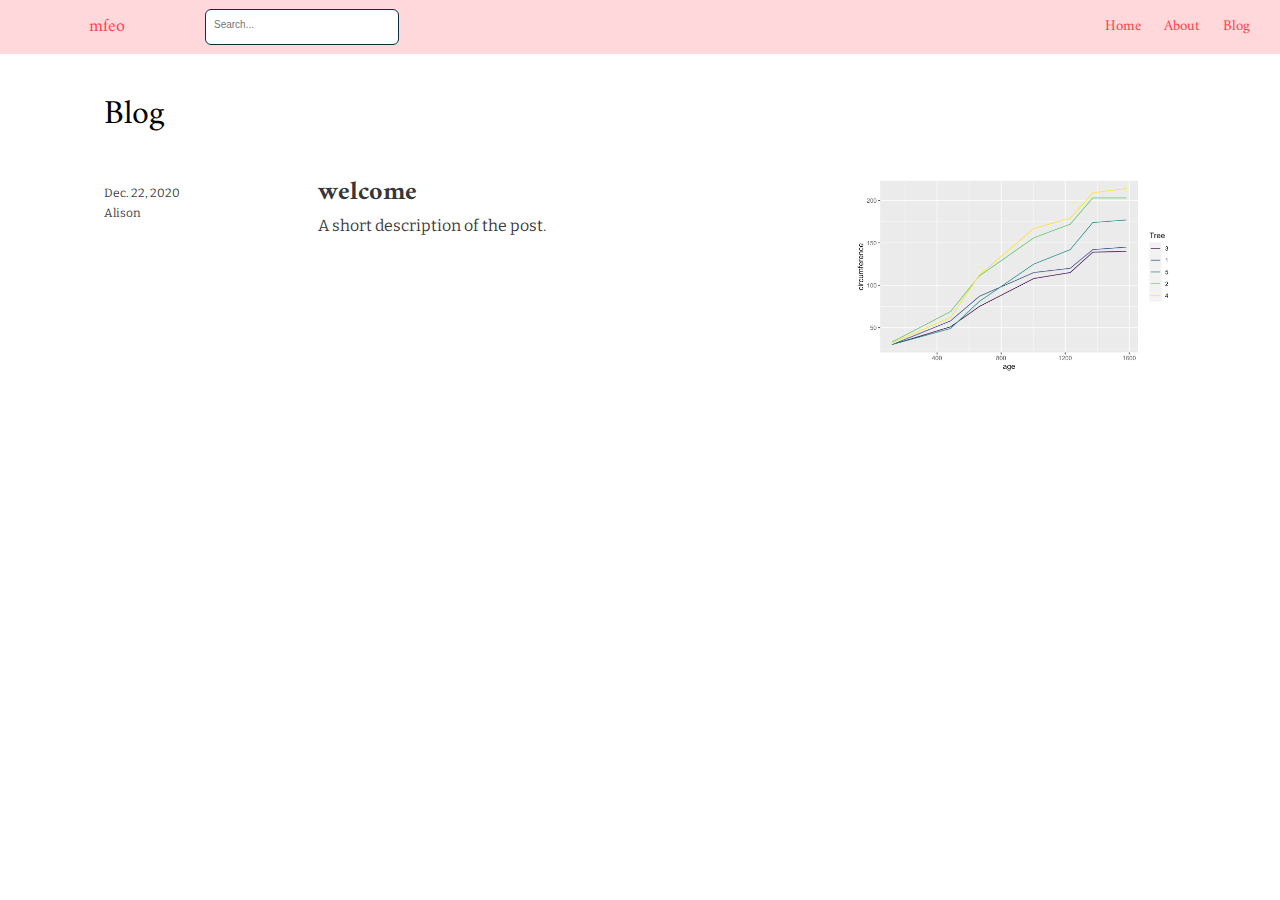
<file: blog.html>
<!DOCTYPE html>

<html xmlns="http://www.w3.org/1999/xhtml" lang="" xml:lang="">

<head>
  <meta charset="utf-8"/>
  <meta name="viewport" content="width=device-width, initial-scale=1"/>
  <meta http-equiv="X-UA-Compatible" content="IE=Edge,chrome=1"/>
  <meta name="generator" content="distill" />

  <style type="text/css">
  /* Hide doc at startup (prevent jankiness while JS renders/transforms) */
  body {
    visibility: hidden;
  }
  </style>

 <!--radix_placeholder_import_source-->
 <!--/radix_placeholder_import_source-->

<style type="text/css">code{white-space: pre;}</style>
<style type="text/css" data-origin="pandoc">
code.sourceCode > span { display: inline-block; line-height: 1.25; }
code.sourceCode > span { color: inherit; text-decoration: inherit; }
code.sourceCode > span:empty { height: 1.2em; }
.sourceCode { overflow: visible; }
code.sourceCode { white-space: pre; position: relative; }
div.sourceCode { margin: 1em 0; }
pre.sourceCode { margin: 0; }
@media screen {
div.sourceCode { overflow: auto; }
}
@media print {
code.sourceCode { white-space: pre-wrap; }
code.sourceCode > span { text-indent: -5em; padding-left: 5em; }
}
pre.numberSource code
  { counter-reset: source-line 0; }
pre.numberSource code > span
  { position: relative; left: -4em; counter-increment: source-line; }
pre.numberSource code > span > a:first-child::before
  { content: counter(source-line);
    position: relative; left: -1em; text-align: right; vertical-align: baseline;
    border: none; display: inline-block;
    -webkit-touch-callout: none; -webkit-user-select: none;
    -khtml-user-select: none; -moz-user-select: none;
    -ms-user-select: none; user-select: none;
    padding: 0 4px; width: 4em;
    color: #aaaaaa;
  }
pre.numberSource { margin-left: 3em; border-left: 1px solid #aaaaaa;  padding-left: 4px; }
div.sourceCode
  {   }
@media screen {
code.sourceCode > span > a:first-child::before { text-decoration: underline; }
}
code span.al { color: #ad0000; } /* Alert */
code span.an { color: #5e5e5e; } /* Annotation */
code span.at { color: #20794d; } /* Attribute */
code span.bn { color: #ad0000; } /* BaseN */
code span.bu { } /* BuiltIn */
code span.cf { color: #007ba5; } /* ControlFlow */
code span.ch { color: #20794d; } /* Char */
code span.cn { color: #8f5902; } /* Constant */
code span.co { color: #5e5e5e; } /* Comment */
code span.cv { color: #5e5e5e; font-style: italic; } /* CommentVar */
code span.do { color: #5e5e5e; font-style: italic; } /* Documentation */
code span.dt { color: #ad0000; } /* DataType */
code span.dv { color: #ad0000; } /* DecVal */
code span.er { color: #ad0000; } /* Error */
code span.ex { } /* Extension */
code span.fl { color: #ad0000; } /* Float */
code span.fu { color: #4758ab; } /* Function */
code span.im { } /* Import */
code span.in { color: #5e5e5e; } /* Information */
code span.kw { color: #007ba5; } /* Keyword */
code span.op { color: #5e5e5e; } /* Operator */
code span.ot { color: #007ba5; } /* Other */
code span.pp { color: #ad0000; } /* Preprocessor */
code span.sc { color: #20794d; } /* SpecialChar */
code span.ss { color: #20794d; } /* SpecialString */
code span.st { color: #20794d; } /* String */
code span.va { color: #111111; } /* Variable */
code span.vs { color: #20794d; } /* VerbatimString */
code span.wa { color: #5e5e5e; font-style: italic; } /* Warning */
</style>

  <!--radix_placeholder_meta_tags-->
  <title>mfeo: Blog</title>
  
  
  
  
  <!--  https://developers.facebook.com/docs/sharing/webmasters#markup -->
  <meta property="og:title" content="mfeo: Blog"/>
  <meta property="og:type" content="article"/>
  <meta property="og:locale" content="en_US"/>
  <meta property="og:site_name" content="mfeo"/>
  
  <!--  https://dev.twitter.com/cards/types/summary -->
  <meta property="twitter:card" content="summary"/>
  <meta property="twitter:title" content="mfeo: Blog"/>
  
  <!--/radix_placeholder_meta_tags-->
  <!--radix_placeholder_rmarkdown_metadata-->
  
  <script type="text/json" id="radix-rmarkdown-metadata">
  {"type":"list","attributes":{"names":{"type":"character","attributes":{},"value":["title","listing"]}},"value":[{"type":"character","attributes":{},"value":["Blog"]},{"type":"character","attributes":{},"value":["posts"]}]}
  </script>
  <!--/radix_placeholder_rmarkdown_metadata-->
  <!--radix_placeholder_navigation_in_header-->
  <meta name="distill:offset" content=""/>
  
  <script type="application/javascript">
  
    window.headroom_prevent_pin = false;
  
    window.document.addEventListener("DOMContentLoaded", function (event) {
  
      // initialize headroom for banner
      var header = $('header').get(0);
      var headerHeight = header.offsetHeight;
      var headroom = new Headroom(header, {
        tolerance: 5,
        onPin : function() {
          if (window.headroom_prevent_pin) {
            window.headroom_prevent_pin = false;
            headroom.unpin();
          }
        }
      });
      headroom.init();
      if(window.location.hash)
        headroom.unpin();
      $(header).addClass('headroom--transition');
  
      // offset scroll location for banner on hash change
      // (see: https://github.com/WickyNilliams/headroom.js/issues/38)
      window.addEventListener("hashchange", function(event) {
        window.scrollTo(0, window.pageYOffset - (headerHeight + 25));
      });
  
      // responsive menu
      $('.distill-site-header').each(function(i, val) {
        var topnav = $(this);
        var toggle = topnav.find('.nav-toggle');
        toggle.on('click', function() {
          topnav.toggleClass('responsive');
        });
      });
  
      // nav dropdowns
      $('.nav-dropbtn').click(function(e) {
        $(this).next('.nav-dropdown-content').toggleClass('nav-dropdown-active');
        $(this).parent().siblings('.nav-dropdown')
           .children('.nav-dropdown-content').removeClass('nav-dropdown-active');
      });
      $("body").click(function(e){
        $('.nav-dropdown-content').removeClass('nav-dropdown-active');
      });
      $(".nav-dropdown").click(function(e){
        e.stopPropagation();
      });
    });
  </script>
  
  <style type="text/css">
  
  /* Theme (user-documented overrideables for nav appearance) */
  
  .distill-site-nav {
    color: rgba(255, 255, 255, 0.8);
    background-color: #0F2E3D;
    font-size: 15px;
    font-weight: 300;
  }
  
  .distill-site-nav a {
    color: inherit;
    text-decoration: none;
  }
  
  .distill-site-nav a:hover {
    color: white;
  }
  
  @media print {
    .distill-site-nav {
      display: none;
    }
  }
  
  .distill-site-header {
  
  }
  
  .distill-site-footer {
  
  }
  
  
  /* Site Header */
  
  .distill-site-header {
    width: 100%;
    box-sizing: border-box;
    z-index: 3;
  }
  
  .distill-site-header .nav-left {
    display: inline-block;
    margin-left: 8px;
  }
  
  @media screen and (max-width: 768px) {
    .distill-site-header .nav-left {
      margin-left: 0;
    }
  }
  
  
  .distill-site-header .nav-right {
    float: right;
    margin-right: 8px;
  }
  
  .distill-site-header a,
  .distill-site-header .title {
    display: inline-block;
    text-align: center;
    padding: 14px 10px 14px 10px;
  }
  
  .distill-site-header .title {
    font-size: 18px;
    min-width: 150px;
  }
  
  .distill-site-header .logo {
    padding: 0;
  }
  
  .distill-site-header .logo img {
    display: none;
    max-height: 20px;
    width: auto;
    margin-bottom: -4px;
  }
  
  .distill-site-header .nav-image img {
    max-height: 18px;
    width: auto;
    display: inline-block;
    margin-bottom: -3px;
  }
  
  
  
  @media screen and (min-width: 1000px) {
    .distill-site-header .logo img {
      display: inline-block;
    }
    .distill-site-header .nav-left {
      margin-left: 20px;
    }
    .distill-site-header .nav-right {
      margin-right: 20px;
    }
    .distill-site-header .title {
      padding-left: 12px;
    }
  }
  
  
  .distill-site-header .nav-toggle {
    display: none;
  }
  
  .nav-dropdown {
    display: inline-block;
    position: relative;
  }
  
  .nav-dropdown .nav-dropbtn {
    border: none;
    outline: none;
    color: rgba(255, 255, 255, 0.8);
    padding: 16px 10px;
    background-color: transparent;
    font-family: inherit;
    font-size: inherit;
    font-weight: inherit;
    margin: 0;
    margin-top: 1px;
    z-index: 2;
  }
  
  .nav-dropdown-content {
    display: none;
    position: absolute;
    background-color: white;
    min-width: 200px;
    border: 1px solid rgba(0,0,0,0.15);
    border-radius: 4px;
    box-shadow: 0px 8px 16px 0px rgba(0,0,0,0.1);
    z-index: 1;
    margin-top: 2px;
    white-space: nowrap;
    padding-top: 4px;
    padding-bottom: 4px;
  }
  
  .nav-dropdown-content hr {
    margin-top: 4px;
    margin-bottom: 4px;
    border: none;
    border-bottom: 1px solid rgba(0, 0, 0, 0.1);
  }
  
  .nav-dropdown-active {
    display: block;
  }
  
  .nav-dropdown-content a, .nav-dropdown-content .nav-dropdown-header {
    color: black;
    padding: 6px 24px;
    text-decoration: none;
    display: block;
    text-align: left;
  }
  
  .nav-dropdown-content .nav-dropdown-header {
    display: block;
    padding: 5px 24px;
    padding-bottom: 0;
    text-transform: uppercase;
    font-size: 14px;
    color: #999999;
    white-space: nowrap;
  }
  
  .nav-dropdown:hover .nav-dropbtn {
    color: white;
  }
  
  .nav-dropdown-content a:hover {
    background-color: #ddd;
    color: black;
  }
  
  .nav-right .nav-dropdown-content {
    margin-left: -45%;
    right: 0;
  }
  
  @media screen and (max-width: 768px) {
    .distill-site-header a, .distill-site-header .nav-dropdown  {display: none;}
    .distill-site-header a.nav-toggle {
      float: right;
      display: block;
    }
    .distill-site-header .title {
      margin-left: 0;
    }
    .distill-site-header .nav-right {
      margin-right: 0;
    }
    .distill-site-header {
      overflow: hidden;
    }
    .nav-right .nav-dropdown-content {
      margin-left: 0;
    }
  }
  
  
  @media screen and (max-width: 768px) {
    .distill-site-header.responsive {position: relative; min-height: 500px; }
    .distill-site-header.responsive a.nav-toggle {
      position: absolute;
      right: 0;
      top: 0;
    }
    .distill-site-header.responsive a,
    .distill-site-header.responsive .nav-dropdown {
      display: block;
      text-align: left;
    }
    .distill-site-header.responsive .nav-left,
    .distill-site-header.responsive .nav-right {
      width: 100%;
    }
    .distill-site-header.responsive .nav-dropdown {float: none;}
    .distill-site-header.responsive .nav-dropdown-content {position: relative;}
    .distill-site-header.responsive .nav-dropdown .nav-dropbtn {
      display: block;
      width: 100%;
      text-align: left;
    }
  }
  
  /* Site Footer */
  
  .distill-site-footer {
    width: 100%;
    overflow: hidden;
    box-sizing: border-box;
    z-index: 3;
    margin-top: 30px;
    padding-top: 30px;
    padding-bottom: 30px;
    text-align: center;
  }
  
  /* Headroom */
  
  d-title {
    padding-top: 6rem;
  }
  
  @media print {
    d-title {
      padding-top: 4rem;
    }
  }
  
  .headroom {
    z-index: 1000;
    position: fixed;
    top: 0;
    left: 0;
    right: 0;
  }
  
  .headroom--transition {
    transition: all .4s ease-in-out;
  }
  
  .headroom--unpinned {
    top: -100px;
  }
  
  .headroom--pinned {
    top: 0;
  }
  
  /* adjust viewport for navbar height */
  /* helps vertically center bootstrap (non-distill) content */
  .min-vh-100 {
    min-height: calc(100vh - 100px) !important;
  }
  
  </style>
  
  <script src="site_libs/jquery-1.11.3/jquery.min.js"></script>
  <link href="site_libs/font-awesome-5.1.0/css/all.css" rel="stylesheet"/>
  <link href="site_libs/font-awesome-5.1.0/css/v4-shims.css" rel="stylesheet"/>
  <script src="site_libs/headroom-0.9.4/headroom.min.js"></script>
  <script src="site_libs/autocomplete-0.37.1/autocomplete.min.js"></script>
  <script src="site_libs/fuse-6.4.1/fuse.min.js"></script>
  
  <script type="application/javascript">
  
  function getMeta(metaName) {
    var metas = document.getElementsByTagName('meta');
    for (let i = 0; i < metas.length; i++) {
      if (metas[i].getAttribute('name') === metaName) {
        return metas[i].getAttribute('content');
      }
    }
    return '';
  }
  
  function offsetURL(url) {
    var offset = getMeta('distill:offset');
    return offset ? offset + '/' + url : url;
  }
  
  function createFuseIndex() {
  
    // create fuse index
    var options = {
      keys: [
        { name: 'title', weight: 20 },
        { name: 'categories', weight: 15 },
        { name: 'description', weight: 10 },
        { name: 'contents', weight: 5 },
      ],
      ignoreLocation: true,
      threshold: 0
    };
    var fuse = new window.Fuse([], options);
  
    // fetch the main search.json
    return fetch(offsetURL('search.json'))
      .then(function(response) {
        if (response.status == 200) {
          return response.json().then(function(json) {
            // index main articles
            json.articles.forEach(function(article) {
              fuse.add(article);
            });
            // download collections and index their articles
            return Promise.all(json.collections.map(function(collection) {
              return fetch(offsetURL(collection)).then(function(response) {
                if (response.status === 200) {
                  return response.json().then(function(articles) {
                    articles.forEach(function(article) {
                      fuse.add(article);
                    });
                  })
                } else {
                  return Promise.reject(
                    new Error('Unexpected status from search index request: ' +
                              response.status)
                  );
                }
              });
            })).then(function() {
              return fuse;
            });
          });
  
        } else {
          return Promise.reject(
            new Error('Unexpected status from search index request: ' +
                        response.status)
          );
        }
      });
  }
  
  window.document.addEventListener("DOMContentLoaded", function (event) {
  
    // get search element (bail if we don't have one)
    var searchEl = window.document.getElementById('distill-search');
    if (!searchEl)
      return;
  
    createFuseIndex()
      .then(function(fuse) {
  
        // make search box visible
        searchEl.classList.remove('hidden');
  
        // initialize autocomplete
        var options = {
          autoselect: true,
          hint: false,
          minLength: 2,
        };
        window.autocomplete(searchEl, options, [{
          source: function(query, callback) {
            const searchOptions = {
              isCaseSensitive: false,
              shouldSort: true,
              minMatchCharLength: 2,
              limit: 10,
            };
            var results = fuse.search(query, searchOptions);
            callback(results
              .map(function(result) { return result.item; })
              .filter(function(item) { return !!item.description; })
            );
          },
          templates: {
            suggestion: function(suggestion) {
              var img = suggestion.preview && Object.keys(suggestion.preview).length > 0
                ? `<img src="${offsetURL(suggestion.preview)}"</img>`
                : '';
              var html = `
                <div class="search-item">
                  <h3>${suggestion.title}</h3>
                  <div class="search-item-description">
                    ${suggestion.description}
                  </div>
                  <div class="search-item-preview">
                    ${img}
                  </div>
                </div>
              `;
              return html;
            }
          }
        }]).on('autocomplete:selected', function(event, suggestion) {
          window.location.href = offsetURL(suggestion.path);
        });
        // remove inline display style on autocompleter (we want to
        // manage responsive display via css)
        $('.algolia-autocomplete').css("display", "");
      })
      .catch(function(error) {
        console.log(error);
      });
  
  });
  
  </script>
  
  <style type="text/css">
  
  .nav-search {
    font-size: x-small;
  }
  
  /* Algolioa Autocomplete */
  
  .algolia-autocomplete {
    display: inline-block;
    margin-left: 10px;
    vertical-align: sub;
    background-color: white;
    color: black;
    padding: 6px;
    padding-top: 8px;
    padding-bottom: 0;
    border-radius: 6px;
    border: 1px #0F2E3D solid;
    width: 180px;
  }
  
  
  @media screen and (max-width: 768px) {
    .distill-site-nav .algolia-autocomplete {
      display: none;
      visibility: hidden;
    }
    .distill-site-nav.responsive .algolia-autocomplete {
      display: inline-block;
      visibility: visible;
    }
    .distill-site-nav.responsive .algolia-autocomplete .aa-dropdown-menu {
      margin-left: 0;
      width: 400px;
      max-height: 400px;
    }
  }
  
  .algolia-autocomplete .aa-input, .algolia-autocomplete .aa-hint {
    width: 90%;
    outline: none;
    border: none;
  }
  
  .algolia-autocomplete .aa-hint {
    color: #999;
  }
  .algolia-autocomplete .aa-dropdown-menu {
    width: 550px;
    max-height: 70vh;
    overflow-x: visible;
    overflow-y: scroll;
    padding: 5px;
    margin-top: 3px;
    margin-left: -150px;
    background-color: #fff;
    border-radius: 5px;
    border: 1px solid #999;
    border-top: none;
  }
  
  .algolia-autocomplete .aa-dropdown-menu .aa-suggestion {
    cursor: pointer;
    padding: 5px 4px;
    border-bottom: 1px solid #eee;
  }
  
  .algolia-autocomplete .aa-dropdown-menu .aa-suggestion:last-of-type {
    border-bottom: none;
    margin-bottom: 2px;
  }
  
  .algolia-autocomplete .aa-dropdown-menu .aa-suggestion .search-item {
    overflow: hidden;
    font-size: 0.8em;
    line-height: 1.4em;
  }
  
  .algolia-autocomplete .aa-dropdown-menu .aa-suggestion .search-item h3 {
    margin-block-start: 0;
    margin-block-end: 5px;
  }
  
  .algolia-autocomplete .aa-dropdown-menu .aa-suggestion .search-item-description {
    display: inline-block;
    overflow: hidden;
    height: 2.8em;
    width: 80%;
    margin-right: 4%;
  }
  
  .algolia-autocomplete .aa-dropdown-menu .aa-suggestion .search-item-preview {
    display: inline-block;
    width: 15%;
  }
  
  .algolia-autocomplete .aa-dropdown-menu .aa-suggestion .search-item-preview img {
    height: 3em;
    width: auto;
    display: none;
  }
  
  .algolia-autocomplete .aa-dropdown-menu .aa-suggestion .search-item-preview img[src] {
    display: initial;
  }
  
  .algolia-autocomplete .aa-dropdown-menu .aa-suggestion.aa-cursor {
    background-color: #eee;
  }
  .algolia-autocomplete .aa-dropdown-menu .aa-suggestion em {
    font-weight: bold;
    font-style: normal;
  }
  
  </style>
  
  
  <!--/radix_placeholder_navigation_in_header-->
  <!--radix_placeholder_distill-->
  
  <style type="text/css">
  
  body {
    background-color: white;
  }
  
  .pandoc-table {
    width: 100%;
  }
  
  .pandoc-table>caption {
    margin-bottom: 10px;
  }
  
  .pandoc-table th:not([align]) {
    text-align: left;
  }
  
  .pagedtable-footer {
    font-size: 15px;
  }
  
  d-byline .byline {
    grid-template-columns: 2fr 2fr;
  }
  
  d-byline .byline h3 {
    margin-block-start: 1.5em;
  }
  
  d-byline .byline .authors-affiliations h3 {
    margin-block-start: 0.5em;
  }
  
  .authors-affiliations .orcid-id {
    width: 16px;
    height:16px;
    margin-left: 4px;
    margin-right: 4px;
    vertical-align: middle;
    padding-bottom: 2px;
  }
  
  d-title .dt-tags {
    margin-top: 1em;
    grid-column: text;
  }
  
  .dt-tags .dt-tag {
    text-decoration: none;
    display: inline-block;
    color: rgba(0,0,0,0.6);
    padding: 0em 0.4em;
    margin-right: 0.5em;
    margin-bottom: 0.4em;
    font-size: 70%;
    border: 1px solid rgba(0,0,0,0.2);
    border-radius: 3px;
    text-transform: uppercase;
    font-weight: 500;
  }
  
  d-article table.gt_table td,
  d-article table.gt_table th {
    border-bottom: none;
  }
  
  .html-widget {
    margin-bottom: 2.0em;
  }
  
  .l-screen-inset {
    padding-right: 16px;
  }
  
  .l-screen .caption {
    margin-left: 10px;
  }
  
  .shaded {
    background: rgb(247, 247, 247);
    padding-top: 20px;
    padding-bottom: 20px;
    border-top: 1px solid rgba(0, 0, 0, 0.1);
    border-bottom: 1px solid rgba(0, 0, 0, 0.1);
  }
  
  .shaded .html-widget {
    margin-bottom: 0;
    border: 1px solid rgba(0, 0, 0, 0.1);
  }
  
  .shaded .shaded-content {
    background: white;
  }
  
  .text-output {
    margin-top: 0;
    line-height: 1.5em;
  }
  
  .hidden {
    display: none !important;
  }
  
  d-article {
    padding-top: 2.5rem;
    padding-bottom: 30px;
  }
  
  d-appendix {
    padding-top: 30px;
  }
  
  d-article>p>img {
    width: 100%;
  }
  
  d-article h2 {
    margin: 1rem 0 1.5rem 0;
  }
  
  d-article h3 {
    margin-top: 1.5rem;
  }
  
  d-article iframe {
    border: 1px solid rgba(0, 0, 0, 0.1);
    margin-bottom: 2.0em;
    width: 100%;
  }
  
  /* Tweak code blocks */
  
  d-article div.sourceCode code,
  d-article pre code {
    font-family: Consolas, Monaco, 'Andale Mono', 'Ubuntu Mono', monospace;
  }
  
  d-article pre,
  d-article div.sourceCode,
  d-article div.sourceCode pre {
    overflow: auto;
  }
  
  d-article div.sourceCode {
    background-color: white;
  }
  
  d-article div.sourceCode pre {
    padding-left: 10px;
    font-size: 12px;
    border-left: 2px solid rgba(0,0,0,0.1);
  }
  
  d-article pre {
    font-size: 12px;
    color: black;
    background: none;
    margin-top: 0;
    text-align: left;
    white-space: pre;
    word-spacing: normal;
    word-break: normal;
    word-wrap: normal;
    line-height: 1.5;
  
    -moz-tab-size: 4;
    -o-tab-size: 4;
    tab-size: 4;
  
    -webkit-hyphens: none;
    -moz-hyphens: none;
    -ms-hyphens: none;
    hyphens: none;
  }
  
  d-article pre a {
    border-bottom: none;
  }
  
  d-article pre a:hover {
    border-bottom: none;
    text-decoration: underline;
  }
  
  @media(min-width: 768px) {
  
  d-article pre,
  d-article div.sourceCode,
  d-article div.sourceCode pre {
    overflow: visible !important;
  }
  
  d-article div.sourceCode pre {
    padding-left: 18px;
    font-size: 14px;
  }
  
  d-article pre {
    font-size: 14px;
  }
  
  }
  
  figure img.external {
    background: white;
    border: 1px solid rgba(0, 0, 0, 0.1);
    box-shadow: 0 1px 8px rgba(0, 0, 0, 0.1);
    padding: 18px;
    box-sizing: border-box;
  }
  
  /* CSS for d-contents */
  
  .d-contents {
    grid-column: text;
    color: rgba(0,0,0,0.8);
    font-size: 0.9em;
    padding-bottom: 1em;
    margin-bottom: 1em;
    padding-bottom: 0.5em;
    margin-bottom: 1em;
    padding-left: 0.25em;
    justify-self: start;
  }
  
  @media(min-width: 1000px) {
    .d-contents.d-contents-float {
      height: 0;
      grid-column-start: 1;
      grid-column-end: 4;
      justify-self: center;
      padding-right: 3em;
      padding-left: 2em;
    }
  }
  
  .d-contents nav h3 {
    font-size: 18px;
    margin-top: 0;
    margin-bottom: 1em;
  }
  
  .d-contents li {
    list-style-type: none
  }
  
  .d-contents nav > ul {
    padding-left: 0;
  }
  
  .d-contents ul {
    padding-left: 1em
  }
  
  .d-contents nav ul li {
    margin-top: 0.6em;
    margin-bottom: 0.2em;
  }
  
  .d-contents nav a {
    font-size: 13px;
    border-bottom: none;
    text-decoration: none
    color: rgba(0, 0, 0, 0.8);
  }
  
  .d-contents nav a:hover {
    text-decoration: underline solid rgba(0, 0, 0, 0.6)
  }
  
  .d-contents nav > ul > li > a {
    font-weight: 600;
  }
  
  .d-contents nav > ul > li > ul {
    font-weight: inherit;
  }
  
  .d-contents nav > ul > li > ul > li {
    margin-top: 0.2em;
  }
  
  
  .d-contents nav ul {
    margin-top: 0;
    margin-bottom: 0.25em;
  }
  
  .d-article-with-toc h2:nth-child(2) {
    margin-top: 0;
  }
  
  
  /* Figure */
  
  .figure {
    position: relative;
    margin-bottom: 2.5em;
    margin-top: 1.5em;
  }
  
  .figure img {
    width: 100%;
  }
  
  .figure .caption {
    color: rgba(0, 0, 0, 0.6);
    font-size: 12px;
    line-height: 1.5em;
  }
  
  .figure img.external {
    background: white;
    border: 1px solid rgba(0, 0, 0, 0.1);
    box-shadow: 0 1px 8px rgba(0, 0, 0, 0.1);
    padding: 18px;
    box-sizing: border-box;
  }
  
  .figure .caption a {
    color: rgba(0, 0, 0, 0.6);
  }
  
  .figure .caption b,
  .figure .caption strong, {
    font-weight: 600;
    color: rgba(0, 0, 0, 1.0);
  }
  
  /* Citations */
  
  d-article .citation {
    color: inherit;
    cursor: inherit;
  }
  
  div.hanging-indent{
    margin-left: 1em; text-indent: -1em;
  }
  
  
  /* Tweak 1000px media break to show more text */
  
  @media(min-width: 1000px) {
    .base-grid,
    distill-header,
    d-title,
    d-abstract,
    d-article,
    d-appendix,
    distill-appendix,
    d-byline,
    d-footnote-list,
    d-citation-list,
    distill-footer {
      grid-template-columns: [screen-start] 1fr [page-start kicker-start] 80px [middle-start] 50px [text-start kicker-end] 65px 65px 65px 65px 65px 65px 65px 65px [text-end gutter-start] 65px [middle-end] 65px [page-end gutter-end] 1fr [screen-end];
      grid-column-gap: 16px;
    }
  
    .grid {
      grid-column-gap: 16px;
    }
  
    d-article {
      font-size: 1.06rem;
      line-height: 1.7em;
    }
    figure .caption, .figure .caption, figure figcaption {
      font-size: 13px;
    }
  }
  
  @media(min-width: 1180px) {
    .base-grid,
    distill-header,
    d-title,
    d-abstract,
    d-article,
    d-appendix,
    distill-appendix,
    d-byline,
    d-footnote-list,
    d-citation-list,
    distill-footer {
      grid-template-columns: [screen-start] 1fr [page-start kicker-start] 60px [middle-start] 60px [text-start kicker-end] 60px 60px 60px 60px 60px 60px 60px 60px [text-end gutter-start] 60px [middle-end] 60px [page-end gutter-end] 1fr [screen-end];
      grid-column-gap: 32px;
    }
  
    .grid {
      grid-column-gap: 32px;
    }
  }
  
  
  /* Get the citation styles for the appendix (not auto-injected on render since
     we do our own rendering of the citation appendix) */
  
  d-appendix .citation-appendix,
  .d-appendix .citation-appendix {
    font-size: 11px;
    line-height: 15px;
    border-left: 1px solid rgba(0, 0, 0, 0.1);
    padding-left: 18px;
    border: 1px solid rgba(0,0,0,0.1);
    background: rgba(0, 0, 0, 0.02);
    padding: 10px 18px;
    border-radius: 3px;
    color: rgba(150, 150, 150, 1);
    overflow: hidden;
    margin-top: -12px;
    white-space: pre-wrap;
    word-wrap: break-word;
  }
  
  /* Include appendix styles here so they can be overridden */
  
  d-appendix {
    contain: layout style;
    font-size: 0.8em;
    line-height: 1.7em;
    margin-top: 60px;
    margin-bottom: 0;
    border-top: 1px solid rgba(0, 0, 0, 0.1);
    color: rgba(0,0,0,0.5);
    padding-top: 60px;
    padding-bottom: 48px;
  }
  
  d-appendix h3 {
    grid-column: page-start / text-start;
    font-size: 15px;
    font-weight: 500;
    margin-top: 1em;
    margin-bottom: 0;
    color: rgba(0,0,0,0.65);
  }
  
  d-appendix h3 + * {
    margin-top: 1em;
  }
  
  d-appendix ol {
    padding: 0 0 0 15px;
  }
  
  @media (min-width: 768px) {
    d-appendix ol {
      padding: 0 0 0 30px;
      margin-left: -30px;
    }
  }
  
  d-appendix li {
    margin-bottom: 1em;
  }
  
  d-appendix a {
    color: rgba(0, 0, 0, 0.6);
  }
  
  d-appendix > * {
    grid-column: text;
  }
  
  d-appendix > d-footnote-list,
  d-appendix > d-citation-list,
  d-appendix > distill-appendix {
    grid-column: screen;
  }
  
  /* Include footnote styles here so they can be overridden */
  
  d-footnote-list {
    contain: layout style;
  }
  
  d-footnote-list > * {
    grid-column: text;
  }
  
  d-footnote-list a.footnote-backlink {
    color: rgba(0,0,0,0.3);
    padding-left: 0.5em;
  }
  
  
  
  /* Anchor.js */
  
  .anchorjs-link {
    /*transition: all .25s linear; */
    text-decoration: none;
    border-bottom: none;
  }
  *:hover > .anchorjs-link {
    margin-left: -1.125em !important;
    text-decoration: none;
    border-bottom: none;
  }
  
  /* Social footer */
  
  .social_footer {
    margin-top: 30px;
    margin-bottom: 0;
    color: rgba(0,0,0,0.67);
  }
  
  .disqus-comments {
    margin-right: 30px;
  }
  
  .disqus-comment-count {
    border-bottom: 1px solid rgba(0, 0, 0, 0.4);
    cursor: pointer;
  }
  
  #disqus_thread {
    margin-top: 30px;
  }
  
  .article-sharing a {
    border-bottom: none;
    margin-right: 8px;
  }
  
  .article-sharing a:hover {
    border-bottom: none;
  }
  
  .sidebar-section.subscribe {
    font-size: 12px;
    line-height: 1.6em;
  }
  
  .subscribe p {
    margin-bottom: 0.5em;
  }
  
  
  .article-footer .subscribe {
    font-size: 15px;
    margin-top: 45px;
  }
  
  
  .sidebar-section.custom {
    font-size: 12px;
    line-height: 1.6em;
  }
  
  .custom p {
    margin-bottom: 0.5em;
  }
  
  /* Styles for listing layout (hide title) */
  .layout-listing d-title, .layout-listing .d-title {
    display: none;
  }
  
  /* Styles for posts lists (not auto-injected) */
  
  
  .posts-with-sidebar {
    padding-left: 45px;
    padding-right: 45px;
  }
  
  .posts-list .description h2,
  .posts-list .description p {
    font-family: -apple-system, BlinkMacSystemFont, "Segoe UI", Roboto, Oxygen, Ubuntu, Cantarell, "Fira Sans", "Droid Sans", "Helvetica Neue", Arial, sans-serif;
  }
  
  .posts-list .description h2 {
    font-weight: 700;
    border-bottom: none;
    padding-bottom: 0;
  }
  
  .posts-list h2.post-tag {
    border-bottom: 1px solid rgba(0, 0, 0, 0.2);
    padding-bottom: 12px;
  }
  .posts-list {
    margin-top: 60px;
    margin-bottom: 24px;
  }
  
  .posts-list .post-preview {
    text-decoration: none;
    overflow: hidden;
    display: block;
    border-bottom: 1px solid rgba(0, 0, 0, 0.1);
    padding: 24px 0;
  }
  
  .post-preview-last {
    border-bottom: none !important;
  }
  
  .posts-list .posts-list-caption {
    grid-column: screen;
    font-weight: 400;
  }
  
  .posts-list .post-preview h2 {
    margin: 0 0 6px 0;
    line-height: 1.2em;
    font-style: normal;
    font-size: 24px;
  }
  
  .posts-list .post-preview p {
    margin: 0 0 12px 0;
    line-height: 1.4em;
    font-size: 16px;
  }
  
  .posts-list .post-preview .thumbnail {
    box-sizing: border-box;
    margin-bottom: 24px;
    position: relative;
    max-width: 500px;
  }
  .posts-list .post-preview img {
    width: 100%;
    display: block;
  }
  
  .posts-list .metadata {
    font-size: 12px;
    line-height: 1.4em;
    margin-bottom: 18px;
  }
  
  .posts-list .metadata > * {
    display: inline-block;
  }
  
  .posts-list .metadata .publishedDate {
    margin-right: 2em;
  }
  
  .posts-list .metadata .dt-authors {
    display: block;
    margin-top: 0.3em;
    margin-right: 2em;
  }
  
  .posts-list .dt-tags {
    display: block;
    line-height: 1em;
  }
  
  .posts-list .dt-tags .dt-tag {
    display: inline-block;
    color: rgba(0,0,0,0.6);
    padding: 0.3em 0.4em;
    margin-right: 0.2em;
    margin-bottom: 0.4em;
    font-size: 60%;
    border: 1px solid rgba(0,0,0,0.2);
    border-radius: 3px;
    text-transform: uppercase;
    font-weight: 500;
  }
  
  .posts-list img {
    opacity: 1;
  }
  
  .posts-list img[data-src] {
    opacity: 0;
  }
  
  .posts-more {
    clear: both;
  }
  
  
  .posts-sidebar {
    font-size: 16px;
  }
  
  .posts-sidebar h3 {
    font-size: 16px;
    margin-top: 0;
    margin-bottom: 0.5em;
    font-weight: 400;
    text-transform: uppercase;
  }
  
  .sidebar-section {
    margin-bottom: 30px;
  }
  
  .categories ul {
    list-style-type: none;
    margin: 0;
    padding: 0;
  }
  
  .categories li {
    color: rgba(0, 0, 0, 0.8);
    margin-bottom: 0;
  }
  
  .categories li>a {
    border-bottom: none;
  }
  
  .categories li>a:hover {
    border-bottom: 1px solid rgba(0, 0, 0, 0.4);
  }
  
  .categories .active {
    font-weight: 600;
  }
  
  .categories .category-count {
    color: rgba(0, 0, 0, 0.4);
  }
  
  
  @media(min-width: 768px) {
    .posts-list .post-preview h2 {
      font-size: 26px;
    }
    .posts-list .post-preview .thumbnail {
      float: right;
      width: 30%;
      margin-bottom: 0;
    }
    .posts-list .post-preview .description {
      float: left;
      width: 45%;
    }
    .posts-list .post-preview .metadata {
      float: left;
      width: 20%;
      margin-top: 8px;
    }
    .posts-list .post-preview p {
      margin: 0 0 12px 0;
      line-height: 1.5em;
      font-size: 16px;
    }
    .posts-with-sidebar .posts-list {
      float: left;
      width: 75%;
    }
    .posts-with-sidebar .posts-sidebar {
      float: right;
      width: 20%;
      margin-top: 60px;
      padding-top: 24px;
      padding-bottom: 24px;
    }
  }
  
  
  /* Improve display for browsers without grid (IE/Edge <= 15) */
  
  .downlevel {
    line-height: 1.6em;
    font-family: -apple-system, BlinkMacSystemFont, "Segoe UI", Roboto, Oxygen, Ubuntu, Cantarell, "Fira Sans", "Droid Sans", "Helvetica Neue", Arial, sans-serif;
    margin: 0;
  }
  
  .downlevel .d-title {
    padding-top: 6rem;
    padding-bottom: 1.5rem;
  }
  
  .downlevel .d-title h1 {
    font-size: 50px;
    font-weight: 700;
    line-height: 1.1em;
    margin: 0 0 0.5rem;
  }
  
  .downlevel .d-title p {
    font-weight: 300;
    font-size: 1.2rem;
    line-height: 1.55em;
    margin-top: 0;
  }
  
  .downlevel .d-byline {
    padding-top: 0.8em;
    padding-bottom: 0.8em;
    font-size: 0.8rem;
    line-height: 1.8em;
  }
  
  .downlevel .section-separator {
    border: none;
    border-top: 1px solid rgba(0, 0, 0, 0.1);
  }
  
  .downlevel .d-article {
    font-size: 1.06rem;
    line-height: 1.7em;
    padding-top: 1rem;
    padding-bottom: 2rem;
  }
  
  
  .downlevel .d-appendix {
    padding-left: 0;
    padding-right: 0;
    max-width: none;
    font-size: 0.8em;
    line-height: 1.7em;
    margin-bottom: 0;
    color: rgba(0,0,0,0.5);
    padding-top: 40px;
    padding-bottom: 48px;
  }
  
  .downlevel .footnotes ol {
    padding-left: 13px;
  }
  
  .downlevel .base-grid,
  .downlevel .distill-header,
  .downlevel .d-title,
  .downlevel .d-abstract,
  .downlevel .d-article,
  .downlevel .d-appendix,
  .downlevel .distill-appendix,
  .downlevel .d-byline,
  .downlevel .d-footnote-list,
  .downlevel .d-citation-list,
  .downlevel .distill-footer,
  .downlevel .appendix-bottom,
  .downlevel .posts-container {
    padding-left: 40px;
    padding-right: 40px;
  }
  
  @media(min-width: 768px) {
    .downlevel .base-grid,
    .downlevel .distill-header,
    .downlevel .d-title,
    .downlevel .d-abstract,
    .downlevel .d-article,
    .downlevel .d-appendix,
    .downlevel .distill-appendix,
    .downlevel .d-byline,
    .downlevel .d-footnote-list,
    .downlevel .d-citation-list,
    .downlevel .distill-footer,
    .downlevel .appendix-bottom,
    .downlevel .posts-container {
    padding-left: 150px;
    padding-right: 150px;
    max-width: 900px;
  }
  }
  
  .downlevel pre code {
    display: block;
    border-left: 2px solid rgba(0, 0, 0, .1);
    padding: 0 0 0 20px;
    font-size: 14px;
  }
  
  .downlevel code, .downlevel pre {
    color: black;
    background: none;
    font-family: Consolas, Monaco, 'Andale Mono', 'Ubuntu Mono', monospace;
    text-align: left;
    white-space: pre;
    word-spacing: normal;
    word-break: normal;
    word-wrap: normal;
    line-height: 1.5;
  
    -moz-tab-size: 4;
    -o-tab-size: 4;
    tab-size: 4;
  
    -webkit-hyphens: none;
    -moz-hyphens: none;
    -ms-hyphens: none;
    hyphens: none;
  }
  
  .downlevel .posts-list .post-preview {
    color: inherit;
  }
  
  
  
  </style>
  
  <script type="application/javascript">
  
  function is_downlevel_browser() {
    if (bowser.isUnsupportedBrowser({ msie: "12", msedge: "16"},
                                   window.navigator.userAgent)) {
      return true;
    } else {
      return window.load_distill_framework === undefined;
    }
  }
  
  // show body when load is complete
  function on_load_complete() {
  
    // add anchors
    if (window.anchors) {
      window.anchors.options.placement = 'left';
      window.anchors.add('d-article > h2, d-article > h3, d-article > h4, d-article > h5');
    }
  
  
    // set body to visible
    document.body.style.visibility = 'visible';
  
    // force redraw for leaflet widgets
    if (window.HTMLWidgets) {
      var maps = window.HTMLWidgets.findAll(".leaflet");
      $.each(maps, function(i, el) {
        var map = this.getMap();
        map.invalidateSize();
        map.eachLayer(function(layer) {
          if (layer instanceof L.TileLayer)
            layer.redraw();
        });
      });
    }
  
    // trigger 'shown' so htmlwidgets resize
    $('d-article').trigger('shown');
  }
  
  function init_distill() {
  
    init_common();
  
    // create front matter
    var front_matter = $('<d-front-matter></d-front-matter>');
    $('#distill-front-matter').wrap(front_matter);
  
    // create d-title
    $('.d-title').changeElementType('d-title');
  
    // create d-byline
    var byline = $('<d-byline></d-byline>');
    $('.d-byline').replaceWith(byline);
  
    // create d-article
    var article = $('<d-article></d-article>');
    $('.d-article').wrap(article).children().unwrap();
  
    // move posts container into article
    $('.posts-container').appendTo($('d-article'));
  
    // create d-appendix
    $('.d-appendix').changeElementType('d-appendix');
  
    // flag indicating that we have appendix items
    var appendix = $('.appendix-bottom').children('h3').length > 0;
  
    // replace footnotes with <d-footnote>
    $('.footnote-ref').each(function(i, val) {
      appendix = true;
      var href = $(this).attr('href');
      var id = href.replace('#', '');
      var fn = $('#' + id);
      var fn_p = $('#' + id + '>p');
      fn_p.find('.footnote-back').remove();
      var text = fn_p.html();
      var dtfn = $('<d-footnote></d-footnote>');
      dtfn.html(text);
      $(this).replaceWith(dtfn);
    });
    // remove footnotes
    $('.footnotes').remove();
  
    // move refs into #references-listing
    $('#references-listing').replaceWith($('#refs'));
  
    $('h1.appendix, h2.appendix').each(function(i, val) {
      $(this).changeElementType('h3');
    });
    $('h3.appendix').each(function(i, val) {
      var id = $(this).attr('id');
      $('.d-contents a[href="#' + id + '"]').parent().remove();
      appendix = true;
      $(this).nextUntil($('h1, h2, h3')).addBack().appendTo($('d-appendix'));
    });
  
    // show d-appendix if we have appendix content
    $("d-appendix").css('display', appendix ? 'grid' : 'none');
  
    // localize layout chunks to just output
    $('.layout-chunk').each(function(i, val) {
  
      // capture layout
      var layout = $(this).attr('data-layout');
  
      // apply layout to markdown level block elements
      var elements = $(this).children().not('div.sourceCode, pre, script');
      elements.each(function(i, el) {
        var layout_div = $('<div class="' + layout + '"></div>');
        if (layout_div.hasClass('shaded')) {
          var shaded_content = $('<div class="shaded-content"></div>');
          $(this).wrap(shaded_content);
          $(this).parent().wrap(layout_div);
        } else {
          $(this).wrap(layout_div);
        }
      });
  
  
      // unwrap the layout-chunk div
      $(this).children().unwrap();
    });
  
    // remove code block used to force  highlighting css
    $('.distill-force-highlighting-css').parent().remove();
  
    // remove empty line numbers inserted by pandoc when using a
    // custom syntax highlighting theme
    $('code.sourceCode a:empty').remove();
  
    // load distill framework
    load_distill_framework();
  
    // wait for window.distillRunlevel == 4 to do post processing
    function distill_post_process() {
  
      if (!window.distillRunlevel || window.distillRunlevel < 4)
        return;
  
      // hide author/affiliations entirely if we have no authors
      var front_matter = JSON.parse($("#distill-front-matter").html());
      var have_authors = front_matter.authors && front_matter.authors.length > 0;
      if (!have_authors)
        $('d-byline').addClass('hidden');
  
      // article with toc class
      $('.d-contents').parent().addClass('d-article-with-toc');
  
      // strip links that point to #
      $('.authors-affiliations').find('a[href="#"]').removeAttr('href');
  
      // add orcid ids
      $('.authors-affiliations').find('.author').each(function(i, el) {
        var orcid_id = front_matter.authors[i].orcidID;
        if (orcid_id) {
          var a = $('<a></a>');
          a.attr('href', 'https://orcid.org/' + orcid_id);
          var img = $('<img></img>');
          img.addClass('orcid-id');
          img.attr('alt', 'ORCID ID');
          img.attr('src','[data-uri]');
          a.append(img);
          $(this).append(a);
        }
      });
  
      // hide elements of author/affiliations grid that have no value
      function hide_byline_column(caption) {
        $('d-byline').find('h3:contains("' + caption + '")').parent().css('visibility', 'hidden');
      }
  
      // affiliations
      var have_affiliations = false;
      for (var i = 0; i<front_matter.authors.length; ++i) {
        var author = front_matter.authors[i];
        if (author.affiliation !== "&nbsp;") {
          have_affiliations = true;
          break;
        }
      }
      if (!have_affiliations)
        $('d-byline').find('h3:contains("Affiliations")').css('visibility', 'hidden');
  
      // published date
      if (!front_matter.publishedDate)
        hide_byline_column("Published");
  
      // document object identifier
      var doi = $('d-byline').find('h3:contains("DOI")');
      var doi_p = doi.next().empty();
      if (!front_matter.doi) {
        // if we have a citation and valid citationText then link to that
        if ($('#citation').length > 0 && front_matter.citationText) {
          doi.html('Citation');
          $('<a href="#citation"></a>')
            .text(front_matter.citationText)
            .appendTo(doi_p);
        } else {
          hide_byline_column("DOI");
        }
      } else {
        $('<a></a>')
           .attr('href', "https://doi.org/" + front_matter.doi)
           .html(front_matter.doi)
           .appendTo(doi_p);
      }
  
       // change plural form of authors/affiliations
      if (front_matter.authors.length === 1) {
        var grid = $('.authors-affiliations');
        grid.children('h3:contains("Authors")').text('Author');
        grid.children('h3:contains("Affiliations")').text('Affiliation');
      }
  
      // remove d-appendix and d-footnote-list local styles
      $('d-appendix > style:first-child').remove();
      $('d-footnote-list > style:first-child').remove();
  
      // move appendix-bottom entries to the bottom
      $('.appendix-bottom').appendTo('d-appendix').children().unwrap();
      $('.appendix-bottom').remove();
  
      // clear polling timer
      clearInterval(tid);
  
      // show body now that everything is ready
      on_load_complete();
    }
  
    var tid = setInterval(distill_post_process, 50);
    distill_post_process();
  
  }
  
  function init_downlevel() {
  
    init_common();
  
     // insert hr after d-title
    $('.d-title').after($('<hr class="section-separator"/>'));
  
    // check if we have authors
    var front_matter = JSON.parse($("#distill-front-matter").html());
    var have_authors = front_matter.authors && front_matter.authors.length > 0;
  
    // manage byline/border
    if (!have_authors)
      $('.d-byline').remove();
    $('.d-byline').after($('<hr class="section-separator"/>'));
    $('.d-byline a').remove();
  
    // remove toc
    $('.d-contents').remove();
  
    // move appendix elements
    $('h1.appendix, h2.appendix').each(function(i, val) {
      $(this).changeElementType('h3');
    });
    $('h3.appendix').each(function(i, val) {
      $(this).nextUntil($('h1, h2, h3')).addBack().appendTo($('.d-appendix'));
    });
  
  
    // inject headers into references and footnotes
    var refs_header = $('<h3></h3>');
    refs_header.text('References');
    $('#refs').prepend(refs_header);
  
    var footnotes_header = $('<h3></h3');
    footnotes_header.text('Footnotes');
    $('.footnotes').children('hr').first().replaceWith(footnotes_header);
  
    // move appendix-bottom entries to the bottom
    $('.appendix-bottom').appendTo('.d-appendix').children().unwrap();
    $('.appendix-bottom').remove();
  
    // remove appendix if it's empty
    if ($('.d-appendix').children().length === 0)
      $('.d-appendix').remove();
  
    // prepend separator above appendix
    $('.d-appendix').before($('<hr class="section-separator" style="clear: both"/>'));
  
    // trim code
    $('pre>code').each(function(i, val) {
      $(this).html($.trim($(this).html()));
    });
  
    // move posts-container right before article
    $('.posts-container').insertBefore($('.d-article'));
  
    $('body').addClass('downlevel');
  
    on_load_complete();
  }
  
  
  function init_common() {
  
    // jquery plugin to change element types
    (function($) {
      $.fn.changeElementType = function(newType) {
        var attrs = {};
  
        $.each(this[0].attributes, function(idx, attr) {
          attrs[attr.nodeName] = attr.nodeValue;
        });
  
        this.replaceWith(function() {
          return $("<" + newType + "/>", attrs).append($(this).contents());
        });
      };
    })(jQuery);
  
    // prevent underline for linked images
    $('a > img').parent().css({'border-bottom' : 'none'});
  
    // mark non-body figures created by knitr chunks as 100% width
    $('.layout-chunk').each(function(i, val) {
      var figures = $(this).find('img, .html-widget');
      if ($(this).attr('data-layout') !== "l-body") {
        figures.css('width', '100%');
      } else {
        figures.css('max-width', '100%');
        figures.filter("[width]").each(function(i, val) {
          var fig = $(this);
          fig.css('width', fig.attr('width') + 'px');
        });
  
      }
    });
  
    // auto-append index.html to post-preview links in file: protocol
    // and in rstudio ide preview
    $('.post-preview').each(function(i, val) {
      if (window.location.protocol === "file:")
        $(this).attr('href', $(this).attr('href') + "index.html");
    });
  
    // get rid of index.html references in header
    if (window.location.protocol !== "file:") {
      $('.distill-site-header a[href]').each(function(i,val) {
        $(this).attr('href', $(this).attr('href').replace("index.html", "./"));
      });
    }
  
    // add class to pandoc style tables
    $('tr.header').parent('thead').parent('table').addClass('pandoc-table');
    $('.kable-table').children('table').addClass('pandoc-table');
  
    // add figcaption style to table captions
    $('caption').parent('table').addClass("figcaption");
  
    // initialize posts list
    if (window.init_posts_list)
      window.init_posts_list();
  
    // implmement disqus comment link
    $('.disqus-comment-count').click(function() {
      window.headroom_prevent_pin = true;
      $('#disqus_thread').toggleClass('hidden');
      if (!$('#disqus_thread').hasClass('hidden')) {
        var offset = $(this).offset();
        $(window).resize();
        $('html, body').animate({
          scrollTop: offset.top - 35
        });
      }
    });
  }
  
  document.addEventListener('DOMContentLoaded', function() {
    if (is_downlevel_browser())
      init_downlevel();
    else
      window.addEventListener('WebComponentsReady', init_distill);
  });
  
  </script>
  
  <style type="text/css">
  /* base variables */
  
  /* Edit the CSS properties in this file to create a custom
     Distill theme. Only edit values in the right column
     for each row; values shown are the CSS defaults.
     To return any property to the default,
     you may set its value to: unset
     All rows must end with a semi-colon.                      */
  
  /* Optional: embed custom fonts here with `@import`          */
  /* This must remain at the top of this file.                 */
  
  
  
  html {
    /*-- Main font sizes --*/
    --title-size:      50px;
    --body-size:       1.06rem;
    --code-size:       14px;
    --aside-size:      12px;
    --fig-cap-size:    13px;
    /*-- Main font colors --*/
    --title-color:     #000000;
    --header-color:    rgba(0, 0, 0, 0.8);
    --body-color:      rgba(0, 0, 0, 0.8);
    --aside-color:     rgba(0, 0, 0, 0.6);
    --fig-cap-color:   rgba(0, 0, 0, 0.6);
    /*-- Specify custom fonts ~~~ must be imported above   --*/
    --heading-font:    sans-serif;
    --mono-font:       monospace;
    --body-font:       sans-serif;
    --navbar-font:     sans-serif;  /* websites + blogs only */
  }
  
  /*-- ARTICLE METADATA --*/
  d-byline {
    --heading-size:    0.6rem;
    --heading-color:   rgba(0, 0, 0, 0.5);
    --body-size:       0.8rem;
    --body-color:      rgba(0, 0, 0, 0.8);
  }
  
  /*-- ARTICLE TABLE OF CONTENTS --*/
  .d-contents {
    --heading-size:    18px;
    --contents-size:   13px;
  }
  
  /*-- ARTICLE APPENDIX --*/
  d-appendix {
    --heading-size:    15px;
    --heading-color:   rgba(0, 0, 0, 0.65);
    --text-size:       0.8em;
    --text-color:      rgba(0, 0, 0, 0.5);
  }
  
  /*-- WEBSITE HEADER + FOOTER --*/
  /* These properties only apply to Distill sites and blogs  */
  
  .distill-site-header {
    --title-size:       18px;
    --text-color:       rgba(255, 255, 255, 0.8);
    --text-size:        15px;
    --hover-color:      white;
    --bkgd-color:       #0F2E3D;
  }
  
  .distill-site-footer {
    --text-color:       rgba(255, 255, 255, 0.8);
    --text-size:        15px;
    --hover-color:      white;
    --bkgd-color:       #0F2E3D;
  }
  
  /*-- Additional custom styles --*/
  /* Add any additional CSS rules below                      */
  </style>
  <style type="text/css">
  /* base variables */
  
  /* Edit the CSS properties in this file to create a custom
     Distill theme. Only edit values in the right column
     for each row; values shown are the CSS defaults.
     To return any property to the default,
     you may set its value to: unset
     All rows must end with a semi-colon.                      */
  
  /* Optional: embed custom fonts here with `@import`          */
  /* This must remain at the top of this file.                 */
  /* Optional: embed custom fonts here with `@import`          */
  /* This must remain at the top of this file.                 */
  @import url('https://fonts.googleapis.com/css2?family=Amiri');
  @import url('https://fonts.googleapis.com/css2?family=Bitter');
  @import url('https://fonts.googleapis.com/css2?family=DM+Mono');
  
  html {
    /*-- Main font sizes --*/
    --title-size:      50px;
    --body-size:       1.06rem;
    --code-size:       14px;
    --aside-size:      12px;
    --fig-cap-size:    13px;
    /*-- Main font colors --*/
    --title-color:     #000000;
    --header-color:    rgba(0, 0, 0, 0.8);
    --body-color:      rgba(0, 0, 0, 0.8);
    --aside-color:     rgba(0, 0, 0, 0.6);
    --fig-cap-color:   rgba(0, 0, 0, 0.6);
    /*-- Specify custom fonts ~~~ must be imported above   --*/
    --heading-font:    "Amiri", serif;
    --mono-font:       "DM Mono", monospace;
    --body-font:       "Bitter", sans-serif;
    --navbar-font:     "Amiri", serif;
  }
  
  /*-- ARTICLE METADATA --*/
  d-byline {
    --heading-size:    0.6rem;
    --heading-color:   rgba(0, 0, 0, 0.5);
    --body-size:       0.8rem;
    --body-color:      rgba(0, 0, 0, 0.8);
  }
  
  /*-- ARTICLE TABLE OF CONTENTS --*/
  .d-contents {
    --heading-size:    18px;
    --contents-size:   13px;
  }
  
  /*-- ARTICLE APPENDIX --*/
  d-appendix {
    --heading-size:    15px;
    --heading-color:   rgba(0, 0, 0, 0.65);
    --text-size:       0.8em;
    --text-color:      rgba(0, 0, 0, 0.5);
  }
  
  /*-- WEBSITE HEADER + FOOTER --*/
  /* These properties only apply to Distill sites and blogs  */
  
  .distill-site-header {
    --title-size:       18px;    
    --text-color:       #ff414b; /* edited */
    --text-size:        15px;
    --hover-color:      #dd424c; /* edited */
    --bkgd-color:       #ffd8db; /* edited */
  }
  
  .distill-site-footer {
    --text-color:       rgba(255, 255, 255, 0.8);
    --text-size:        15px;
    --hover-color:      white;
    --bkgd-color:       #0F2E3D;
  }
  
  /*-- Additional custom styles --*/
  /* Add any additional CSS rules below                      */
  
  /* Change bullets */
  ul > li::marker {
    font-size: 1.125em;
    color: #ff414b;
  }
  
  /* Change link appearance */
  d-article a {
    border-bottom: 2px solid #ffd8db;
    text-decoration: none;
  }</style>
  <style type="text/css">
  /* base style */
  
  /* FONT FAMILIES */
  
  :root {
    --heading-default: -apple-system, BlinkMacSystemFont, "Segoe UI", Roboto, Oxygen, Ubuntu, Cantarell, "Fira Sans", "Droid Sans", "Helvetica Neue", Arial, sans-serif;
    --mono-default: Consolas, Monaco, 'Andale Mono', 'Ubuntu Mono', monospace;
    --body-default: -apple-system, BlinkMacSystemFont, "Segoe UI", Roboto, Oxygen, Ubuntu, Cantarell, "Fira Sans", "Droid Sans", "Helvetica Neue", Arial, sans-serif;
  }
  
  body,
  .posts-list .post-preview p,
  .posts-list .description p {
    font-family: var(--body-font), var(--body-default);
  }
  
  h1, h2, h3, h4, h5, h6,
  .posts-list .post-preview h2,
  .posts-list .description h2 {
    font-family: var(--heading-font), var(--heading-default);
  }
  
  d-article div.sourceCode code,
  d-article pre code {
    font-family: var(--mono-font), var(--mono-default);
  }
  
  
  /*-- TITLE --*/
  d-title h1,
  .posts-list > h1 {
    color: var(--title-color, black);
  }
  
  d-title h1 {
    font-size: var(--title-size, 50px);
  }
  
  /*-- HEADERS --*/
  d-article h1,
  d-article h2,
  d-article h3,
  d-article h4,
  d-article h5,
  d-article h6 {
    color: var(--header-color, rgba(0, 0, 0, 0.8));
  }
  
  /*-- BODY --*/
  /* only text inside of <p> tags */
  d-article > p {
    color: var(--body-color, rgba(0, 0, 0, 0.8));
    font-size: var(--body-size, 1.06rem);
  }
  
  /*-- CODE --*/
  d-article div.sourceCode code,
  d-article pre code {
    font-size: var(--code-size, 14px);
  }
  
  /*-- ASIDE --*/
  d-article aside {
    font-size: var(--aside-size, 12px);
    color: var(--aside-color, rgba(0, 0, 0, 0.6));
  }
  
  /*-- FIGURE CAPTIONS --*/
  figure .caption,
  figure figcaption,
  .figure .caption {
    font-size: var(--fig-cap-size, 13px);
    color: var(--fig-cap-color, rgba(0, 0, 0, 0.6));
  }
  
  /*-- METADATA --*/
  d-byline h3 {
    font-size: var(--heading-size, 0.6rem);
    color: var(--heading-color, rgba(0, 0, 0, 0.5));
  }
  
  d-byline {
    font-size: var(--body-size, 0.8rem);
    color: var(--body-color, rgba(0, 0, 0, 0.8));
  }
  
  d-byline a,
  d-article d-byline a {
    color: var(--body-color, rgba(0, 0, 0, 0.8));
  }
  
  /*-- TABLE OF CONTENTS --*/
  .d-contents nav h3 {
    font-size: var(--heading-size, 18px);
  }
  
  .d-contents nav a {
    font-size: var(--contents-size, 13px);
  }
  
  /*-- APPENDIX --*/
  d-appendix h3 {
    font-size: var(--heading-size, 15px);
    color: var(--heading-color, rgba(0, 0, 0, 0.65));
  }
  
  d-appendix {
    font-size: var(--text-size, 0.8em);
    color: var(--text-color, rgba(0, 0, 0, 0.5));
  }
  
  d-appendix d-footnote-list a.footnote-backlink {
    color: var(--text-color, rgba(0, 0, 0, 0.5));
  }
  
  /*-- WEBSITE HEADER + FOOTER --*/
  .distill-site-header .title {
    font-size: var(--title-size, 18px);
    font-family: var(--navbar-font), var(--heading-default);
  }
  
  .distill-site-header a,
  .nav-dropdown .nav-dropbtn {
    font-family: var(--navbar-font), var(--heading-default);
  }
  
  .nav-dropdown .nav-dropbtn {
    color: var(--text-color, rgba(255, 255, 255, 0.8));
    font-size: var(--text-size, 15px);
  }
  
  .distill-site-header a:hover,
  .nav-dropdown:hover .nav-dropbtn {
    color: var(--hover-color, white);
  }
  
  .distill-site-header {
    font-size: var(--text-size, 15px);
    color: var(--text-color, rgba(255, 255, 255, 0.8));
    background-color: var(--bkgd-color, #0F2E3D);
  }
  
  .distill-site-footer {
    font-size: var(--text-size, 15px);
    color: var(--text-color, rgba(255, 255, 255, 0.8));
    background-color: var(--bkgd-color, #0F2E3D);
  }
  
  .distill-site-footer a:hover {
    color: var(--hover-color, white);
  }</style>
  <!--/radix_placeholder_distill-->
  <script src="site_libs/anchor-4.2.2/anchor.min.js"></script>
  <script src="site_libs/bowser-1.9.3/bowser.min.js"></script>
  <script src="site_libs/webcomponents-2.0.0/webcomponents.js"></script>
  <script src="site_libs/distill-2.2.21/template.v2.js"></script>
  <!--radix_placeholder_site_in_header-->
  <!--/radix_placeholder_site_in_header-->


</head>

<body class="layout-listing">

<!--radix_placeholder_front_matter-->

<script id="distill-front-matter" type="text/json">
{"title":"Blog","authors":[]}
</script>

<!--/radix_placeholder_front_matter-->
<!--radix_placeholder_navigation_before_body-->
<header class="header header--fixed" role="banner">
<nav class="distill-site-nav distill-site-header">
<div class="nav-left">
<a href="index.html" class="title">mfeo</a>
<input id="distill-search" class="nav-search hidden" type="text" placeholder="Search..."/>
</div>
<div class="nav-right">
<a href="index.html">Home</a>
<a href="about.html">About</a>
<a href="blog.html">Blog</a>
<a href="javascript:void(0);" class="nav-toggle">&#9776;</a>
</div>
</nav>
</header>
<!--/radix_placeholder_navigation_before_body-->
<!--radix_placeholder_site_before_body-->
<!--/radix_placeholder_site_before_body-->
<!--radix_placeholder_article_listing-->


<script type="application/javascript">

function init_posts_list() {

  function load_image(img) {
    var src = $(img).attr('data-src');
    if (src) {
      $(img).attr('src', src);
      $(img).load(function() {
        img.removeAttribute('data-src');
      });
    }
  }

  function set_posts_visible(posts, visible) {
    if (visible) {

      // show bottom border by default
      $(posts).removeClass('post-preview-last');

      // apply limits if need be
      var max_posts = 25;
      var apply_limits = $('.posts-container').hasClass('posts-apply-limit');
      if (apply_limits && posts.length > max_posts) {
        posts = $(posts).slice(0, max_posts);
      } else {
        $('.posts-more a').addClass('hidden');
      }

      // apply last style
      $(posts.slice(-1)[0]).addClass('post-preview-last');

      $(posts).removeClass('hidden');
      $(posts).find('img[data-src]').each(function(i, img) {
        load_image(img);
      });
    } else {
      $(posts).addClass('hidden');
    }
  }

  function apply_hash_filter() {

    // clear active state
    $('.categories .active').removeClass('active');

    // mark all posts invisible to start
    set_posts_visible($('.posts-list').children('a'), false);

    // if we have a hash filter
    if (window.location.hash && window.location.hash.startsWith("#category:")) {

      // mark posts that match the category visible
      var page_category = window.location.hash.replace(/^#category:/, "");
      var posts = $('.post-metadata').map(function(idx, script) {
        var metadata = $.parseJSON($(script).html());
        var post = null;
        $.each(metadata.categories, function(idx, category) {
          category = category.replace(/ /g,"_");
          if ((page_category || '').toLowerCase() === "articles" || category === page_category) {
            post = $(script).parent().get();
            return false;
          }
        });
        return post;
      });
      set_posts_visible(posts, true);

      // mark the hash active
      $('.categories li>a[href="' + window.location.hash + '"]').addClass('active');

      // update the list_caption
      var list_caption = $('.posts-list-caption');
      var caption = (page_category || '').toLowerCase() === "articles"
        ? list_caption.attr('data-caption')
        : ('Category: ' + page_category.replace(/_/g," "));
      list_caption.text(caption);

    } else {

      // no hash filter, make all posts visible (subject to max display)
      set_posts_visible($('.posts-list').children(), true);

      // reset list caption
      var list_caption = $('.posts-list-caption');
      list_caption.text(list_caption.attr('data-caption'));


    }
  }

  // more articles
  function apply_post_limits(apply) {
    if (apply) {
      $('.posts-container').addClass('posts-apply-limit');
      $('.posts-more a').removeClass('hidden');
    } else {
      $('.posts-container').removeClass('posts-apply-limit');
      $('.posts-more a').addClass('hidden');
    }
  }

  // click handling for tags
  $('.dt-tag').click(function(ev) {
    window.location.hash = '#category:' + $(this).text().replace(/ /g, "_");
    return false;
  })

  // hash filter handling
  apply_hash_filter();
  $(window).on('hashchange',function() {
    apply_post_limits(true);
    apply_hash_filter();
  });

  // more articles link
  $('.posts-more a').click(function(e) {
    e.preventDefault();
    apply_post_limits(false);
    apply_hash_filter();
    return false;
  });

}

</script>



<div class="posts-container posts-apply-limit l-page">
<div class="posts-list">
<h1 class="posts-list-caption" data-caption="Blog">Blog</h1>
<a href="posts/2020-12-22-welcome/" class="post-preview">
<script class="post-metadata" type="text/json">{"categories":[]}</script>
<div class="metadata">
<div class="publishedDate">Dec. 22, 2020</div>
<div class="dt-authors">
<div class="dt-author">Alison</div>
</div>
</div>
<div class="thumbnail">
<img src="posts/2020-12-22-welcome/welcome_files/figure-html5/unnamed-chunk-1-1.png"/>
</div>
<div class="description">
<h2>welcome</h2>
<div class="dt-tags"></div>
<p>A short description of the post.</p>
</div>
</a>
</div>
<div class="posts-more">
<a href="#">More articles &raquo;</a>
</div>
</div>
<!--/radix_placeholder_article_listing-->

<div class="d-title">
<h1>Blog</h1>
<!--radix_placeholder_categories-->
<!--/radix_placeholder_categories-->

</div>


<div class="d-article">
<div class="sourceCode" id="cb1"><pre class="sourceCode r distill-force-highlighting-css"><code class="sourceCode r"></code></pre></div>
<!--radix_placeholder_article_footer-->
<!--/radix_placeholder_article_footer-->
</div>

<div class="d-appendix">
</div>


<!--radix_placeholder_site_after_body-->
<!--/radix_placeholder_site_after_body-->
<!--radix_placeholder_appendices-->
<div class="appendix-bottom"></div>
<!--/radix_placeholder_appendices-->
<!--radix_placeholder_navigation_after_body-->
<!--/radix_placeholder_navigation_after_body-->

</body>

</html>
</file>
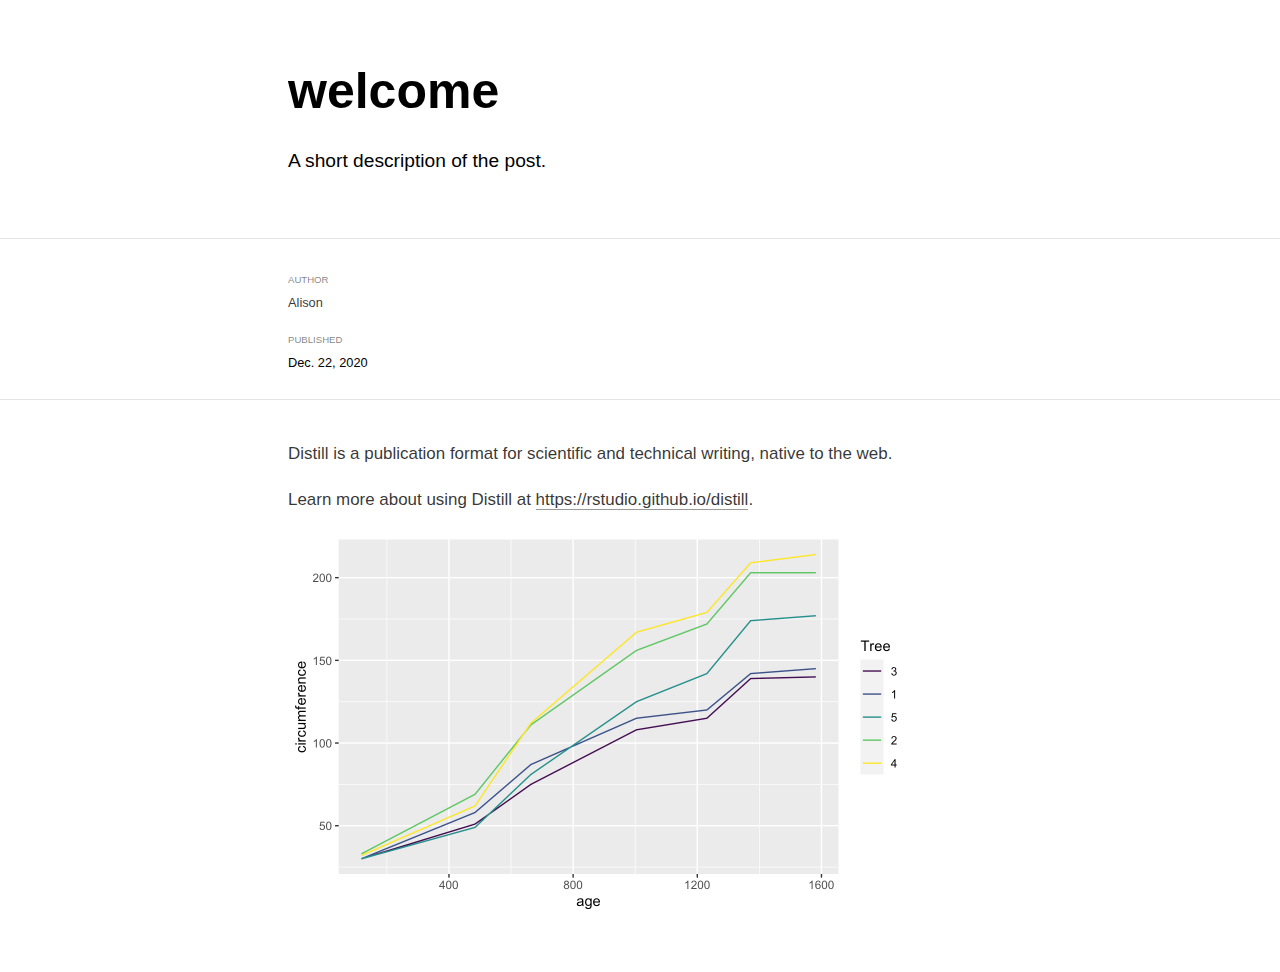
<file: _posts/2020-12-22-welcome/welcome.html>
<!DOCTYPE html>

<html xmlns="http://www.w3.org/1999/xhtml" lang="" xml:lang="">

<head>
  <meta charset="utf-8"/>
  <meta name="viewport" content="width=device-width, initial-scale=1"/>
  <meta http-equiv="X-UA-Compatible" content="IE=Edge,chrome=1"/>
  <meta name="generator" content="distill" />

  <style type="text/css">
  /* Hide doc at startup (prevent jankiness while JS renders/transforms) */
  body {
    visibility: hidden;
  }
  </style>

 <!--radix_placeholder_import_source-->
 <!--/radix_placeholder_import_source-->

<style type="text/css">code{white-space: pre;}</style>
<style type="text/css" data-origin="pandoc">
pre > code.sourceCode { white-space: pre; position: relative; }
pre > code.sourceCode > span { display: inline-block; line-height: 1.25; }
pre > code.sourceCode > span:empty { height: 1.2em; }
code.sourceCode > span { color: inherit; text-decoration: inherit; }
div.sourceCode { margin: 1em 0; }
pre.sourceCode { margin: 0; }
@media screen {
div.sourceCode { overflow: auto; }
}
@media print {
pre > code.sourceCode { white-space: pre-wrap; }
pre > code.sourceCode > span { text-indent: -5em; padding-left: 5em; }
}
pre.numberSource code
  { counter-reset: source-line 0; }
pre.numberSource code > span
  { position: relative; left: -4em; counter-increment: source-line; }
pre.numberSource code > span > a:first-child::before
  { content: counter(source-line);
    position: relative; left: -1em; text-align: right; vertical-align: baseline;
    border: none; display: inline-block;
    -webkit-touch-callout: none; -webkit-user-select: none;
    -khtml-user-select: none; -moz-user-select: none;
    -ms-user-select: none; user-select: none;
    padding: 0 4px; width: 4em;
    color: #aaaaaa;
  }
pre.numberSource { margin-left: 3em; border-left: 1px solid #aaaaaa;  padding-left: 4px; }
div.sourceCode
  {   }
@media screen {
pre > code.sourceCode > span > a:first-child::before { text-decoration: underline; }
}
code span.al { color: #ad0000; } /* Alert */
code span.an { color: #5e5e5e; } /* Annotation */
code span.at { color: #20794d; } /* Attribute */
code span.bn { color: #ad0000; } /* BaseN */
code span.bu { } /* BuiltIn */
code span.cf { color: #007ba5; } /* ControlFlow */
code span.ch { color: #20794d; } /* Char */
code span.cn { color: #8f5902; } /* Constant */
code span.co { color: #5e5e5e; } /* Comment */
code span.cv { color: #5e5e5e; font-style: italic; } /* CommentVar */
code span.do { color: #5e5e5e; font-style: italic; } /* Documentation */
code span.dt { color: #ad0000; } /* DataType */
code span.dv { color: #ad0000; } /* DecVal */
code span.er { color: #ad0000; } /* Error */
code span.ex { } /* Extension */
code span.fl { color: #ad0000; } /* Float */
code span.fu { color: #4758ab; } /* Function */
code span.im { } /* Import */
code span.in { color: #5e5e5e; } /* Information */
code span.kw { color: #007ba5; } /* Keyword */
code span.op { color: #5e5e5e; } /* Operator */
code span.ot { color: #007ba5; } /* Other */
code span.pp { color: #ad0000; } /* Preprocessor */
code span.sc { color: #20794d; } /* SpecialChar */
code span.ss { color: #20794d; } /* SpecialString */
code span.st { color: #20794d; } /* String */
code span.va { color: #111111; } /* Variable */
code span.vs { color: #20794d; } /* VerbatimString */
code span.wa { color: #5e5e5e; font-style: italic; } /* Warning */
</style>

  <!--radix_placeholder_meta_tags-->
  <title>welcome</title>

  <meta property="description" itemprop="description" content="A short description of the post."/>


  <!--  https://schema.org/Article -->
  <meta property="article:published" itemprop="datePublished" content="2020-12-22"/>
  <meta property="article:created" itemprop="dateCreated" content="2020-12-22"/>
  <meta name="article:author" content="Alison"/>

  <!--  https://developers.facebook.com/docs/sharing/webmasters#markup -->
  <meta property="og:title" content="welcome"/>
  <meta property="og:type" content="article"/>
  <meta property="og:description" content="A short description of the post."/>
  <meta property="og:locale" content="en_US"/>

  <!--  https://dev.twitter.com/cards/types/summary -->
  <meta property="twitter:card" content="summary"/>
  <meta property="twitter:title" content="welcome"/>
  <meta property="twitter:description" content="A short description of the post."/>

  <!--/radix_placeholder_meta_tags-->
  <!--radix_placeholder_rmarkdown_metadata-->

  <script type="text/json" id="radix-rmarkdown-metadata">
  {"type":"list","attributes":{"names":{"type":"character","attributes":{},"value":["title","description","author","date","output"]}},"value":[{"type":"character","attributes":{},"value":["welcome"]},{"type":"character","attributes":{},"value":["A short description of the post.\n"]},{"type":"list","attributes":{},"value":[{"type":"list","attributes":{"names":{"type":"character","attributes":{},"value":["name"]}},"value":[{"type":"character","attributes":{},"value":["Alison"]}]}]},{"type":"character","attributes":{},"value":["12-22-2020"]},{"type":"list","attributes":{"names":{"type":"character","attributes":{},"value":["distill::distill_article"]}},"value":[{"type":"list","attributes":{"names":{"type":"character","attributes":{},"value":["self_contained"]}},"value":[{"type":"logical","attributes":{},"value":[false]}]}]}]}
  </script>
  <!--/radix_placeholder_rmarkdown_metadata-->
  
  <script type="text/json" id="radix-resource-manifest">
  {"type":"character","attributes":{},"value":["welcome_files/anchor-4.2.2/anchor.min.js","welcome_files/bowser-1.9.3/bowser.min.js","welcome_files/distill-2.2.21/template.v2.js","welcome_files/figure-html5/unnamed-chunk-1-1.png","welcome_files/header-attrs-2.6.3/header-attrs.js","welcome_files/jquery-1.11.3/jquery.min.js","welcome_files/webcomponents-2.0.0/webcomponents.js"]}
  </script>
  <!--radix_placeholder_navigation_in_header-->
  <!--/radix_placeholder_navigation_in_header-->
  <!--radix_placeholder_distill-->

  <style type="text/css">

  body {
    background-color: white;
  }

  .pandoc-table {
    width: 100%;
  }

  .pandoc-table>caption {
    margin-bottom: 10px;
  }

  .pandoc-table th:not([align]) {
    text-align: left;
  }

  .pagedtable-footer {
    font-size: 15px;
  }

  d-byline .byline {
    grid-template-columns: 2fr 2fr;
  }

  d-byline .byline h3 {
    margin-block-start: 1.5em;
  }

  d-byline .byline .authors-affiliations h3 {
    margin-block-start: 0.5em;
  }

  .authors-affiliations .orcid-id {
    width: 16px;
    height:16px;
    margin-left: 4px;
    margin-right: 4px;
    vertical-align: middle;
    padding-bottom: 2px;
  }

  d-title .dt-tags {
    margin-top: 1em;
    grid-column: text;
  }

  .dt-tags .dt-tag {
    text-decoration: none;
    display: inline-block;
    color: rgba(0,0,0,0.6);
    padding: 0em 0.4em;
    margin-right: 0.5em;
    margin-bottom: 0.4em;
    font-size: 70%;
    border: 1px solid rgba(0,0,0,0.2);
    border-radius: 3px;
    text-transform: uppercase;
    font-weight: 500;
  }

  d-article table.gt_table td,
  d-article table.gt_table th {
    border-bottom: none;
  }

  .html-widget {
    margin-bottom: 2.0em;
  }

  .l-screen-inset {
    padding-right: 16px;
  }

  .l-screen .caption {
    margin-left: 10px;
  }

  .shaded {
    background: rgb(247, 247, 247);
    padding-top: 20px;
    padding-bottom: 20px;
    border-top: 1px solid rgba(0, 0, 0, 0.1);
    border-bottom: 1px solid rgba(0, 0, 0, 0.1);
  }

  .shaded .html-widget {
    margin-bottom: 0;
    border: 1px solid rgba(0, 0, 0, 0.1);
  }

  .shaded .shaded-content {
    background: white;
  }

  .text-output {
    margin-top: 0;
    line-height: 1.5em;
  }

  .hidden {
    display: none !important;
  }

  d-article {
    padding-top: 2.5rem;
    padding-bottom: 30px;
  }

  d-appendix {
    padding-top: 30px;
  }

  d-article>p>img {
    width: 100%;
  }

  d-article h2 {
    margin: 1rem 0 1.5rem 0;
  }

  d-article h3 {
    margin-top: 1.5rem;
  }

  d-article iframe {
    border: 1px solid rgba(0, 0, 0, 0.1);
    margin-bottom: 2.0em;
    width: 100%;
  }

  /* Tweak code blocks */

  d-article div.sourceCode code,
  d-article pre code {
    font-family: Consolas, Monaco, 'Andale Mono', 'Ubuntu Mono', monospace;
  }

  d-article pre,
  d-article div.sourceCode,
  d-article div.sourceCode pre {
    overflow: auto;
  }

  d-article div.sourceCode {
    background-color: white;
  }

  d-article div.sourceCode pre {
    padding-left: 10px;
    font-size: 12px;
    border-left: 2px solid rgba(0,0,0,0.1);
  }

  d-article pre {
    font-size: 12px;
    color: black;
    background: none;
    margin-top: 0;
    text-align: left;
    white-space: pre;
    word-spacing: normal;
    word-break: normal;
    word-wrap: normal;
    line-height: 1.5;

    -moz-tab-size: 4;
    -o-tab-size: 4;
    tab-size: 4;

    -webkit-hyphens: none;
    -moz-hyphens: none;
    -ms-hyphens: none;
    hyphens: none;
  }

  d-article pre a {
    border-bottom: none;
  }

  d-article pre a:hover {
    border-bottom: none;
    text-decoration: underline;
  }

  @media(min-width: 768px) {

  d-article pre,
  d-article div.sourceCode,
  d-article div.sourceCode pre {
    overflow: visible !important;
  }

  d-article div.sourceCode pre {
    padding-left: 18px;
    font-size: 14px;
  }

  d-article pre {
    font-size: 14px;
  }

  }

  figure img.external {
    background: white;
    border: 1px solid rgba(0, 0, 0, 0.1);
    box-shadow: 0 1px 8px rgba(0, 0, 0, 0.1);
    padding: 18px;
    box-sizing: border-box;
  }

  /* CSS for d-contents */

  .d-contents {
    grid-column: text;
    color: rgba(0,0,0,0.8);
    font-size: 0.9em;
    padding-bottom: 1em;
    margin-bottom: 1em;
    padding-bottom: 0.5em;
    margin-bottom: 1em;
    padding-left: 0.25em;
    justify-self: start;
  }

  @media(min-width: 1000px) {
    .d-contents.d-contents-float {
      height: 0;
      grid-column-start: 1;
      grid-column-end: 4;
      justify-self: center;
      padding-right: 3em;
      padding-left: 2em;
    }
  }

  .d-contents nav h3 {
    font-size: 18px;
    margin-top: 0;
    margin-bottom: 1em;
  }

  .d-contents li {
    list-style-type: none
  }

  .d-contents nav > ul {
    padding-left: 0;
  }

  .d-contents ul {
    padding-left: 1em
  }

  .d-contents nav ul li {
    margin-top: 0.6em;
    margin-bottom: 0.2em;
  }

  .d-contents nav a {
    font-size: 13px;
    border-bottom: none;
    text-decoration: none
    color: rgba(0, 0, 0, 0.8);
  }

  .d-contents nav a:hover {
    text-decoration: underline solid rgba(0, 0, 0, 0.6)
  }

  .d-contents nav > ul > li > a {
    font-weight: 600;
  }

  .d-contents nav > ul > li > ul {
    font-weight: inherit;
  }

  .d-contents nav > ul > li > ul > li {
    margin-top: 0.2em;
  }


  .d-contents nav ul {
    margin-top: 0;
    margin-bottom: 0.25em;
  }

  .d-article-with-toc h2:nth-child(2) {
    margin-top: 0;
  }


  /* Figure */

  .figure {
    position: relative;
    margin-bottom: 2.5em;
    margin-top: 1.5em;
  }

  .figure img {
    width: 100%;
  }

  .figure .caption {
    color: rgba(0, 0, 0, 0.6);
    font-size: 12px;
    line-height: 1.5em;
  }

  .figure img.external {
    background: white;
    border: 1px solid rgba(0, 0, 0, 0.1);
    box-shadow: 0 1px 8px rgba(0, 0, 0, 0.1);
    padding: 18px;
    box-sizing: border-box;
  }

  .figure .caption a {
    color: rgba(0, 0, 0, 0.6);
  }

  .figure .caption b,
  .figure .caption strong, {
    font-weight: 600;
    color: rgba(0, 0, 0, 1.0);
  }

  /* Citations */

  d-article .citation {
    color: inherit;
    cursor: inherit;
  }

  div.hanging-indent{
    margin-left: 1em; text-indent: -1em;
  }


  /* Tweak 1000px media break to show more text */

  @media(min-width: 1000px) {
    .base-grid,
    distill-header,
    d-title,
    d-abstract,
    d-article,
    d-appendix,
    distill-appendix,
    d-byline,
    d-footnote-list,
    d-citation-list,
    distill-footer {
      grid-template-columns: [screen-start] 1fr [page-start kicker-start] 80px [middle-start] 50px [text-start kicker-end] 65px 65px 65px 65px 65px 65px 65px 65px [text-end gutter-start] 65px [middle-end] 65px [page-end gutter-end] 1fr [screen-end];
      grid-column-gap: 16px;
    }

    .grid {
      grid-column-gap: 16px;
    }

    d-article {
      font-size: 1.06rem;
      line-height: 1.7em;
    }
    figure .caption, .figure .caption, figure figcaption {
      font-size: 13px;
    }
  }

  @media(min-width: 1180px) {
    .base-grid,
    distill-header,
    d-title,
    d-abstract,
    d-article,
    d-appendix,
    distill-appendix,
    d-byline,
    d-footnote-list,
    d-citation-list,
    distill-footer {
      grid-template-columns: [screen-start] 1fr [page-start kicker-start] 60px [middle-start] 60px [text-start kicker-end] 60px 60px 60px 60px 60px 60px 60px 60px [text-end gutter-start] 60px [middle-end] 60px [page-end gutter-end] 1fr [screen-end];
      grid-column-gap: 32px;
    }

    .grid {
      grid-column-gap: 32px;
    }
  }


  /* Get the citation styles for the appendix (not auto-injected on render since
     we do our own rendering of the citation appendix) */

  d-appendix .citation-appendix,
  .d-appendix .citation-appendix {
    font-size: 11px;
    line-height: 15px;
    border-left: 1px solid rgba(0, 0, 0, 0.1);
    padding-left: 18px;
    border: 1px solid rgba(0,0,0,0.1);
    background: rgba(0, 0, 0, 0.02);
    padding: 10px 18px;
    border-radius: 3px;
    color: rgba(150, 150, 150, 1);
    overflow: hidden;
    margin-top: -12px;
    white-space: pre-wrap;
    word-wrap: break-word;
  }

  /* Include appendix styles here so they can be overridden */

  d-appendix {
    contain: layout style;
    font-size: 0.8em;
    line-height: 1.7em;
    margin-top: 60px;
    margin-bottom: 0;
    border-top: 1px solid rgba(0, 0, 0, 0.1);
    color: rgba(0,0,0,0.5);
    padding-top: 60px;
    padding-bottom: 48px;
  }

  d-appendix h3 {
    grid-column: page-start / text-start;
    font-size: 15px;
    font-weight: 500;
    margin-top: 1em;
    margin-bottom: 0;
    color: rgba(0,0,0,0.65);
  }

  d-appendix h3 + * {
    margin-top: 1em;
  }

  d-appendix ol {
    padding: 0 0 0 15px;
  }

  @media (min-width: 768px) {
    d-appendix ol {
      padding: 0 0 0 30px;
      margin-left: -30px;
    }
  }

  d-appendix li {
    margin-bottom: 1em;
  }

  d-appendix a {
    color: rgba(0, 0, 0, 0.6);
  }

  d-appendix > * {
    grid-column: text;
  }

  d-appendix > d-footnote-list,
  d-appendix > d-citation-list,
  d-appendix > distill-appendix {
    grid-column: screen;
  }

  /* Include footnote styles here so they can be overridden */

  d-footnote-list {
    contain: layout style;
  }

  d-footnote-list > * {
    grid-column: text;
  }

  d-footnote-list a.footnote-backlink {
    color: rgba(0,0,0,0.3);
    padding-left: 0.5em;
  }



  /* Anchor.js */

  .anchorjs-link {
    /*transition: all .25s linear; */
    text-decoration: none;
    border-bottom: none;
  }
  *:hover > .anchorjs-link {
    margin-left: -1.125em !important;
    text-decoration: none;
    border-bottom: none;
  }

  /* Social footer */

  .social_footer {
    margin-top: 30px;
    margin-bottom: 0;
    color: rgba(0,0,0,0.67);
  }

  .disqus-comments {
    margin-right: 30px;
  }

  .disqus-comment-count {
    border-bottom: 1px solid rgba(0, 0, 0, 0.4);
    cursor: pointer;
  }

  #disqus_thread {
    margin-top: 30px;
  }

  .article-sharing a {
    border-bottom: none;
    margin-right: 8px;
  }

  .article-sharing a:hover {
    border-bottom: none;
  }

  .sidebar-section.subscribe {
    font-size: 12px;
    line-height: 1.6em;
  }

  .subscribe p {
    margin-bottom: 0.5em;
  }


  .article-footer .subscribe {
    font-size: 15px;
    margin-top: 45px;
  }


  .sidebar-section.custom {
    font-size: 12px;
    line-height: 1.6em;
  }

  .custom p {
    margin-bottom: 0.5em;
  }

  /* Styles for listing layout (hide title) */
  .layout-listing d-title, .layout-listing .d-title {
    display: none;
  }

  /* Styles for posts lists (not auto-injected) */


  .posts-with-sidebar {
    padding-left: 45px;
    padding-right: 45px;
  }

  .posts-list .description h2,
  .posts-list .description p {
    font-family: -apple-system, BlinkMacSystemFont, "Segoe UI", Roboto, Oxygen, Ubuntu, Cantarell, "Fira Sans", "Droid Sans", "Helvetica Neue", Arial, sans-serif;
  }

  .posts-list .description h2 {
    font-weight: 700;
    border-bottom: none;
    padding-bottom: 0;
  }

  .posts-list h2.post-tag {
    border-bottom: 1px solid rgba(0, 0, 0, 0.2);
    padding-bottom: 12px;
  }
  .posts-list {
    margin-top: 60px;
    margin-bottom: 24px;
  }

  .posts-list .post-preview {
    text-decoration: none;
    overflow: hidden;
    display: block;
    border-bottom: 1px solid rgba(0, 0, 0, 0.1);
    padding: 24px 0;
  }

  .post-preview-last {
    border-bottom: none !important;
  }

  .posts-list .posts-list-caption {
    grid-column: screen;
    font-weight: 400;
  }

  .posts-list .post-preview h2 {
    margin: 0 0 6px 0;
    line-height: 1.2em;
    font-style: normal;
    font-size: 24px;
  }

  .posts-list .post-preview p {
    margin: 0 0 12px 0;
    line-height: 1.4em;
    font-size: 16px;
  }

  .posts-list .post-preview .thumbnail {
    box-sizing: border-box;
    margin-bottom: 24px;
    position: relative;
    max-width: 500px;
  }
  .posts-list .post-preview img {
    width: 100%;
    display: block;
  }

  .posts-list .metadata {
    font-size: 12px;
    line-height: 1.4em;
    margin-bottom: 18px;
  }

  .posts-list .metadata > * {
    display: inline-block;
  }

  .posts-list .metadata .publishedDate {
    margin-right: 2em;
  }

  .posts-list .metadata .dt-authors {
    display: block;
    margin-top: 0.3em;
    margin-right: 2em;
  }

  .posts-list .dt-tags {
    display: block;
    line-height: 1em;
  }

  .posts-list .dt-tags .dt-tag {
    display: inline-block;
    color: rgba(0,0,0,0.6);
    padding: 0.3em 0.4em;
    margin-right: 0.2em;
    margin-bottom: 0.4em;
    font-size: 60%;
    border: 1px solid rgba(0,0,0,0.2);
    border-radius: 3px;
    text-transform: uppercase;
    font-weight: 500;
  }

  .posts-list img {
    opacity: 1;
  }

  .posts-list img[data-src] {
    opacity: 0;
  }

  .posts-more {
    clear: both;
  }


  .posts-sidebar {
    font-size: 16px;
  }

  .posts-sidebar h3 {
    font-size: 16px;
    margin-top: 0;
    margin-bottom: 0.5em;
    font-weight: 400;
    text-transform: uppercase;
  }

  .sidebar-section {
    margin-bottom: 30px;
  }

  .categories ul {
    list-style-type: none;
    margin: 0;
    padding: 0;
  }

  .categories li {
    color: rgba(0, 0, 0, 0.8);
    margin-bottom: 0;
  }

  .categories li>a {
    border-bottom: none;
  }

  .categories li>a:hover {
    border-bottom: 1px solid rgba(0, 0, 0, 0.4);
  }

  .categories .active {
    font-weight: 600;
  }

  .categories .category-count {
    color: rgba(0, 0, 0, 0.4);
  }


  @media(min-width: 768px) {
    .posts-list .post-preview h2 {
      font-size: 26px;
    }
    .posts-list .post-preview .thumbnail {
      float: right;
      width: 30%;
      margin-bottom: 0;
    }
    .posts-list .post-preview .description {
      float: left;
      width: 45%;
    }
    .posts-list .post-preview .metadata {
      float: left;
      width: 20%;
      margin-top: 8px;
    }
    .posts-list .post-preview p {
      margin: 0 0 12px 0;
      line-height: 1.5em;
      font-size: 16px;
    }
    .posts-with-sidebar .posts-list {
      float: left;
      width: 75%;
    }
    .posts-with-sidebar .posts-sidebar {
      float: right;
      width: 20%;
      margin-top: 60px;
      padding-top: 24px;
      padding-bottom: 24px;
    }
  }


  /* Improve display for browsers without grid (IE/Edge <= 15) */

  .downlevel {
    line-height: 1.6em;
    font-family: -apple-system, BlinkMacSystemFont, "Segoe UI", Roboto, Oxygen, Ubuntu, Cantarell, "Fira Sans", "Droid Sans", "Helvetica Neue", Arial, sans-serif;
    margin: 0;
  }

  .downlevel .d-title {
    padding-top: 6rem;
    padding-bottom: 1.5rem;
  }

  .downlevel .d-title h1 {
    font-size: 50px;
    font-weight: 700;
    line-height: 1.1em;
    margin: 0 0 0.5rem;
  }

  .downlevel .d-title p {
    font-weight: 300;
    font-size: 1.2rem;
    line-height: 1.55em;
    margin-top: 0;
  }

  .downlevel .d-byline {
    padding-top: 0.8em;
    padding-bottom: 0.8em;
    font-size: 0.8rem;
    line-height: 1.8em;
  }

  .downlevel .section-separator {
    border: none;
    border-top: 1px solid rgba(0, 0, 0, 0.1);
  }

  .downlevel .d-article {
    font-size: 1.06rem;
    line-height: 1.7em;
    padding-top: 1rem;
    padding-bottom: 2rem;
  }


  .downlevel .d-appendix {
    padding-left: 0;
    padding-right: 0;
    max-width: none;
    font-size: 0.8em;
    line-height: 1.7em;
    margin-bottom: 0;
    color: rgba(0,0,0,0.5);
    padding-top: 40px;
    padding-bottom: 48px;
  }

  .downlevel .footnotes ol {
    padding-left: 13px;
  }

  .downlevel .base-grid,
  .downlevel .distill-header,
  .downlevel .d-title,
  .downlevel .d-abstract,
  .downlevel .d-article,
  .downlevel .d-appendix,
  .downlevel .distill-appendix,
  .downlevel .d-byline,
  .downlevel .d-footnote-list,
  .downlevel .d-citation-list,
  .downlevel .distill-footer,
  .downlevel .appendix-bottom,
  .downlevel .posts-container {
    padding-left: 40px;
    padding-right: 40px;
  }

  @media(min-width: 768px) {
    .downlevel .base-grid,
    .downlevel .distill-header,
    .downlevel .d-title,
    .downlevel .d-abstract,
    .downlevel .d-article,
    .downlevel .d-appendix,
    .downlevel .distill-appendix,
    .downlevel .d-byline,
    .downlevel .d-footnote-list,
    .downlevel .d-citation-list,
    .downlevel .distill-footer,
    .downlevel .appendix-bottom,
    .downlevel .posts-container {
    padding-left: 150px;
    padding-right: 150px;
    max-width: 900px;
  }
  }

  .downlevel pre code {
    display: block;
    border-left: 2px solid rgba(0, 0, 0, .1);
    padding: 0 0 0 20px;
    font-size: 14px;
  }

  .downlevel code, .downlevel pre {
    color: black;
    background: none;
    font-family: Consolas, Monaco, 'Andale Mono', 'Ubuntu Mono', monospace;
    text-align: left;
    white-space: pre;
    word-spacing: normal;
    word-break: normal;
    word-wrap: normal;
    line-height: 1.5;

    -moz-tab-size: 4;
    -o-tab-size: 4;
    tab-size: 4;

    -webkit-hyphens: none;
    -moz-hyphens: none;
    -ms-hyphens: none;
    hyphens: none;
  }

  .downlevel .posts-list .post-preview {
    color: inherit;
  }



  </style>

  <script type="application/javascript">

  function is_downlevel_browser() {
    if (bowser.isUnsupportedBrowser({ msie: "12", msedge: "16"},
                                   window.navigator.userAgent)) {
      return true;
    } else {
      return window.load_distill_framework === undefined;
    }
  }

  // show body when load is complete
  function on_load_complete() {

    // add anchors
    if (window.anchors) {
      window.anchors.options.placement = 'left';
      window.anchors.add('d-article > h2, d-article > h3, d-article > h4, d-article > h5');
    }


    // set body to visible
    document.body.style.visibility = 'visible';

    // force redraw for leaflet widgets
    if (window.HTMLWidgets) {
      var maps = window.HTMLWidgets.findAll(".leaflet");
      $.each(maps, function(i, el) {
        var map = this.getMap();
        map.invalidateSize();
        map.eachLayer(function(layer) {
          if (layer instanceof L.TileLayer)
            layer.redraw();
        });
      });
    }

    // trigger 'shown' so htmlwidgets resize
    $('d-article').trigger('shown');
  }

  function init_distill() {

    init_common();

    // create front matter
    var front_matter = $('<d-front-matter></d-front-matter>');
    $('#distill-front-matter').wrap(front_matter);

    // create d-title
    $('.d-title').changeElementType('d-title');

    // create d-byline
    var byline = $('<d-byline></d-byline>');
    $('.d-byline').replaceWith(byline);

    // create d-article
    var article = $('<d-article></d-article>');
    $('.d-article').wrap(article).children().unwrap();

    // move posts container into article
    $('.posts-container').appendTo($('d-article'));

    // create d-appendix
    $('.d-appendix').changeElementType('d-appendix');

    // flag indicating that we have appendix items
    var appendix = $('.appendix-bottom').children('h3').length > 0;

    // replace footnotes with <d-footnote>
    $('.footnote-ref').each(function(i, val) {
      appendix = true;
      var href = $(this).attr('href');
      var id = href.replace('#', '');
      var fn = $('#' + id);
      var fn_p = $('#' + id + '>p');
      fn_p.find('.footnote-back').remove();
      var text = fn_p.html();
      var dtfn = $('<d-footnote></d-footnote>');
      dtfn.html(text);
      $(this).replaceWith(dtfn);
    });
    // remove footnotes
    $('.footnotes').remove();

    // move refs into #references-listing
    $('#references-listing').replaceWith($('#refs'));

    $('h1.appendix, h2.appendix').each(function(i, val) {
      $(this).changeElementType('h3');
    });
    $('h3.appendix').each(function(i, val) {
      var id = $(this).attr('id');
      $('.d-contents a[href="#' + id + '"]').parent().remove();
      appendix = true;
      $(this).nextUntil($('h1, h2, h3')).addBack().appendTo($('d-appendix'));
    });

    // show d-appendix if we have appendix content
    $("d-appendix").css('display', appendix ? 'grid' : 'none');

    // localize layout chunks to just output
    $('.layout-chunk').each(function(i, val) {

      // capture layout
      var layout = $(this).attr('data-layout');

      // apply layout to markdown level block elements
      var elements = $(this).children().not('div.sourceCode, pre, script');
      elements.each(function(i, el) {
        var layout_div = $('<div class="' + layout + '"></div>');
        if (layout_div.hasClass('shaded')) {
          var shaded_content = $('<div class="shaded-content"></div>');
          $(this).wrap(shaded_content);
          $(this).parent().wrap(layout_div);
        } else {
          $(this).wrap(layout_div);
        }
      });


      // unwrap the layout-chunk div
      $(this).children().unwrap();
    });

    // remove code block used to force  highlighting css
    $('.distill-force-highlighting-css').parent().remove();

    // remove empty line numbers inserted by pandoc when using a
    // custom syntax highlighting theme
    $('code.sourceCode a:empty').remove();

    // load distill framework
    load_distill_framework();

    // wait for window.distillRunlevel == 4 to do post processing
    function distill_post_process() {

      if (!window.distillRunlevel || window.distillRunlevel < 4)
        return;

      // hide author/affiliations entirely if we have no authors
      var front_matter = JSON.parse($("#distill-front-matter").html());
      var have_authors = front_matter.authors && front_matter.authors.length > 0;
      if (!have_authors)
        $('d-byline').addClass('hidden');

      // article with toc class
      $('.d-contents').parent().addClass('d-article-with-toc');

      // strip links that point to #
      $('.authors-affiliations').find('a[href="#"]').removeAttr('href');

      // add orcid ids
      $('.authors-affiliations').find('.author').each(function(i, el) {
        var orcid_id = front_matter.authors[i].orcidID;
        if (orcid_id) {
          var a = $('<a></a>');
          a.attr('href', 'https://orcid.org/' + orcid_id);
          var img = $('<img></img>');
          img.addClass('orcid-id');
          img.attr('alt', 'ORCID ID');
          img.attr('src','[data-uri]');
          a.append(img);
          $(this).append(a);
        }
      });

      // hide elements of author/affiliations grid that have no value
      function hide_byline_column(caption) {
        $('d-byline').find('h3:contains("' + caption + '")').parent().css('visibility', 'hidden');
      }

      // affiliations
      var have_affiliations = false;
      for (var i = 0; i<front_matter.authors.length; ++i) {
        var author = front_matter.authors[i];
        if (author.affiliation !== "&nbsp;") {
          have_affiliations = true;
          break;
        }
      }
      if (!have_affiliations)
        $('d-byline').find('h3:contains("Affiliations")').css('visibility', 'hidden');

      // published date
      if (!front_matter.publishedDate)
        hide_byline_column("Published");

      // document object identifier
      var doi = $('d-byline').find('h3:contains("DOI")');
      var doi_p = doi.next().empty();
      if (!front_matter.doi) {
        // if we have a citation and valid citationText then link to that
        if ($('#citation').length > 0 && front_matter.citationText) {
          doi.html('Citation');
          $('<a href="#citation"></a>')
            .text(front_matter.citationText)
            .appendTo(doi_p);
        } else {
          hide_byline_column("DOI");
        }
      } else {
        $('<a></a>')
           .attr('href', "https://doi.org/" + front_matter.doi)
           .html(front_matter.doi)
           .appendTo(doi_p);
      }

       // change plural form of authors/affiliations
      if (front_matter.authors.length === 1) {
        var grid = $('.authors-affiliations');
        grid.children('h3:contains("Authors")').text('Author');
        grid.children('h3:contains("Affiliations")').text('Affiliation');
      }

      // remove d-appendix and d-footnote-list local styles
      $('d-appendix > style:first-child').remove();
      $('d-footnote-list > style:first-child').remove();

      // move appendix-bottom entries to the bottom
      $('.appendix-bottom').appendTo('d-appendix').children().unwrap();
      $('.appendix-bottom').remove();

      // clear polling timer
      clearInterval(tid);

      // show body now that everything is ready
      on_load_complete();
    }

    var tid = setInterval(distill_post_process, 50);
    distill_post_process();

  }

  function init_downlevel() {

    init_common();

     // insert hr after d-title
    $('.d-title').after($('<hr class="section-separator"/>'));

    // check if we have authors
    var front_matter = JSON.parse($("#distill-front-matter").html());
    var have_authors = front_matter.authors && front_matter.authors.length > 0;

    // manage byline/border
    if (!have_authors)
      $('.d-byline').remove();
    $('.d-byline').after($('<hr class="section-separator"/>'));
    $('.d-byline a').remove();

    // remove toc
    $('.d-contents').remove();

    // move appendix elements
    $('h1.appendix, h2.appendix').each(function(i, val) {
      $(this).changeElementType('h3');
    });
    $('h3.appendix').each(function(i, val) {
      $(this).nextUntil($('h1, h2, h3')).addBack().appendTo($('.d-appendix'));
    });


    // inject headers into references and footnotes
    var refs_header = $('<h3></h3>');
    refs_header.text('References');
    $('#refs').prepend(refs_header);

    var footnotes_header = $('<h3></h3');
    footnotes_header.text('Footnotes');
    $('.footnotes').children('hr').first().replaceWith(footnotes_header);

    // move appendix-bottom entries to the bottom
    $('.appendix-bottom').appendTo('.d-appendix').children().unwrap();
    $('.appendix-bottom').remove();

    // remove appendix if it's empty
    if ($('.d-appendix').children().length === 0)
      $('.d-appendix').remove();

    // prepend separator above appendix
    $('.d-appendix').before($('<hr class="section-separator" style="clear: both"/>'));

    // trim code
    $('pre>code').each(function(i, val) {
      $(this).html($.trim($(this).html()));
    });

    // move posts-container right before article
    $('.posts-container').insertBefore($('.d-article'));

    $('body').addClass('downlevel');

    on_load_complete();
  }


  function init_common() {

    // jquery plugin to change element types
    (function($) {
      $.fn.changeElementType = function(newType) {
        var attrs = {};

        $.each(this[0].attributes, function(idx, attr) {
          attrs[attr.nodeName] = attr.nodeValue;
        });

        this.replaceWith(function() {
          return $("<" + newType + "/>", attrs).append($(this).contents());
        });
      };
    })(jQuery);

    // prevent underline for linked images
    $('a > img').parent().css({'border-bottom' : 'none'});

    // mark non-body figures created by knitr chunks as 100% width
    $('.layout-chunk').each(function(i, val) {
      var figures = $(this).find('img, .html-widget');
      if ($(this).attr('data-layout') !== "l-body") {
        figures.css('width', '100%');
      } else {
        figures.css('max-width', '100%');
        figures.filter("[width]").each(function(i, val) {
          var fig = $(this);
          fig.css('width', fig.attr('width') + 'px');
        });

      }
    });

    // auto-append index.html to post-preview links in file: protocol
    // and in rstudio ide preview
    $('.post-preview').each(function(i, val) {
      if (window.location.protocol === "file:")
        $(this).attr('href', $(this).attr('href') + "index.html");
    });

    // get rid of index.html references in header
    if (window.location.protocol !== "file:") {
      $('.distill-site-header a[href]').each(function(i,val) {
        $(this).attr('href', $(this).attr('href').replace("index.html", "./"));
      });
    }

    // add class to pandoc style tables
    $('tr.header').parent('thead').parent('table').addClass('pandoc-table');
    $('.kable-table').children('table').addClass('pandoc-table');

    // add figcaption style to table captions
    $('caption').parent('table').addClass("figcaption");

    // initialize posts list
    if (window.init_posts_list)
      window.init_posts_list();

    // implmement disqus comment link
    $('.disqus-comment-count').click(function() {
      window.headroom_prevent_pin = true;
      $('#disqus_thread').toggleClass('hidden');
      if (!$('#disqus_thread').hasClass('hidden')) {
        var offset = $(this).offset();
        $(window).resize();
        $('html, body').animate({
          scrollTop: offset.top - 35
        });
      }
    });
  }

  document.addEventListener('DOMContentLoaded', function() {
    if (is_downlevel_browser())
      init_downlevel();
    else
      window.addEventListener('WebComponentsReady', init_distill);
  });

  </script>

  <!--/radix_placeholder_distill-->
  <script src="welcome_files/header-attrs-2.6.4/header-attrs.js"></script>
  <script src="welcome_files/jquery-1.11.3/jquery.min.js"></script>
  <script src="welcome_files/anchor-4.2.2/anchor.min.js"></script>
  <script src="welcome_files/bowser-1.9.3/bowser.min.js"></script>
  <script src="welcome_files/webcomponents-2.0.0/webcomponents.js"></script>
  <script src="welcome_files/distill-2.2.21/template.v2.js"></script>
  <!--radix_placeholder_site_in_header-->
  <!--/radix_placeholder_site_in_header-->


</head>

<body>

<!--radix_placeholder_front_matter-->

<script id="distill-front-matter" type="text/json">
{"title":"welcome","description":"A short description of the post.","authors":[{"author":"Alison","authorURL":"#","affiliation":"&nbsp;","affiliationURL":"#","orcidID":""}],"publishedDate":"2020-12-22T00:00:00.000+00:00","citationText":"Alison, 2020"}
</script>

<!--/radix_placeholder_front_matter-->
<!--radix_placeholder_navigation_before_body-->
<!--/radix_placeholder_navigation_before_body-->
<!--radix_placeholder_site_before_body-->
<!--/radix_placeholder_site_before_body-->

<div class="d-title">
<h1>welcome</h1>
<!--radix_placeholder_categories-->
<!--/radix_placeholder_categories-->
<p><p>A short description of the post.</p></p>
</div>

<div class="d-byline">
  Alison  
  
<br/>12-22-2020
</div>

<div class="d-article">
<p>Distill is a publication format for scientific and technical writing, native to the web.</p>
<p>Learn more about using Distill at <a href="https://rstudio.github.io/distill" class="uri">https://rstudio.github.io/distill</a>.</p>
<div class="layout-chunk" data-layout="l-body">
<p><img src="welcome_files/figure-html5/unnamed-chunk-1-1.png" width="624" /></p>
</div>
<div class="sourceCode" id="cb1"><pre class="sourceCode r distill-force-highlighting-css"><code class="sourceCode r"></code></pre></div>
<!--radix_placeholder_article_footer-->
<!--/radix_placeholder_article_footer-->
</div>

<div class="d-appendix">
</div>


<!--radix_placeholder_site_after_body-->
<!--/radix_placeholder_site_after_body-->
<!--radix_placeholder_appendices-->
<div class="appendix-bottom"></div>
<!--/radix_placeholder_appendices-->
<!--radix_placeholder_navigation_after_body-->
<!--/radix_placeholder_navigation_after_body-->

</body>

</html>
</file>
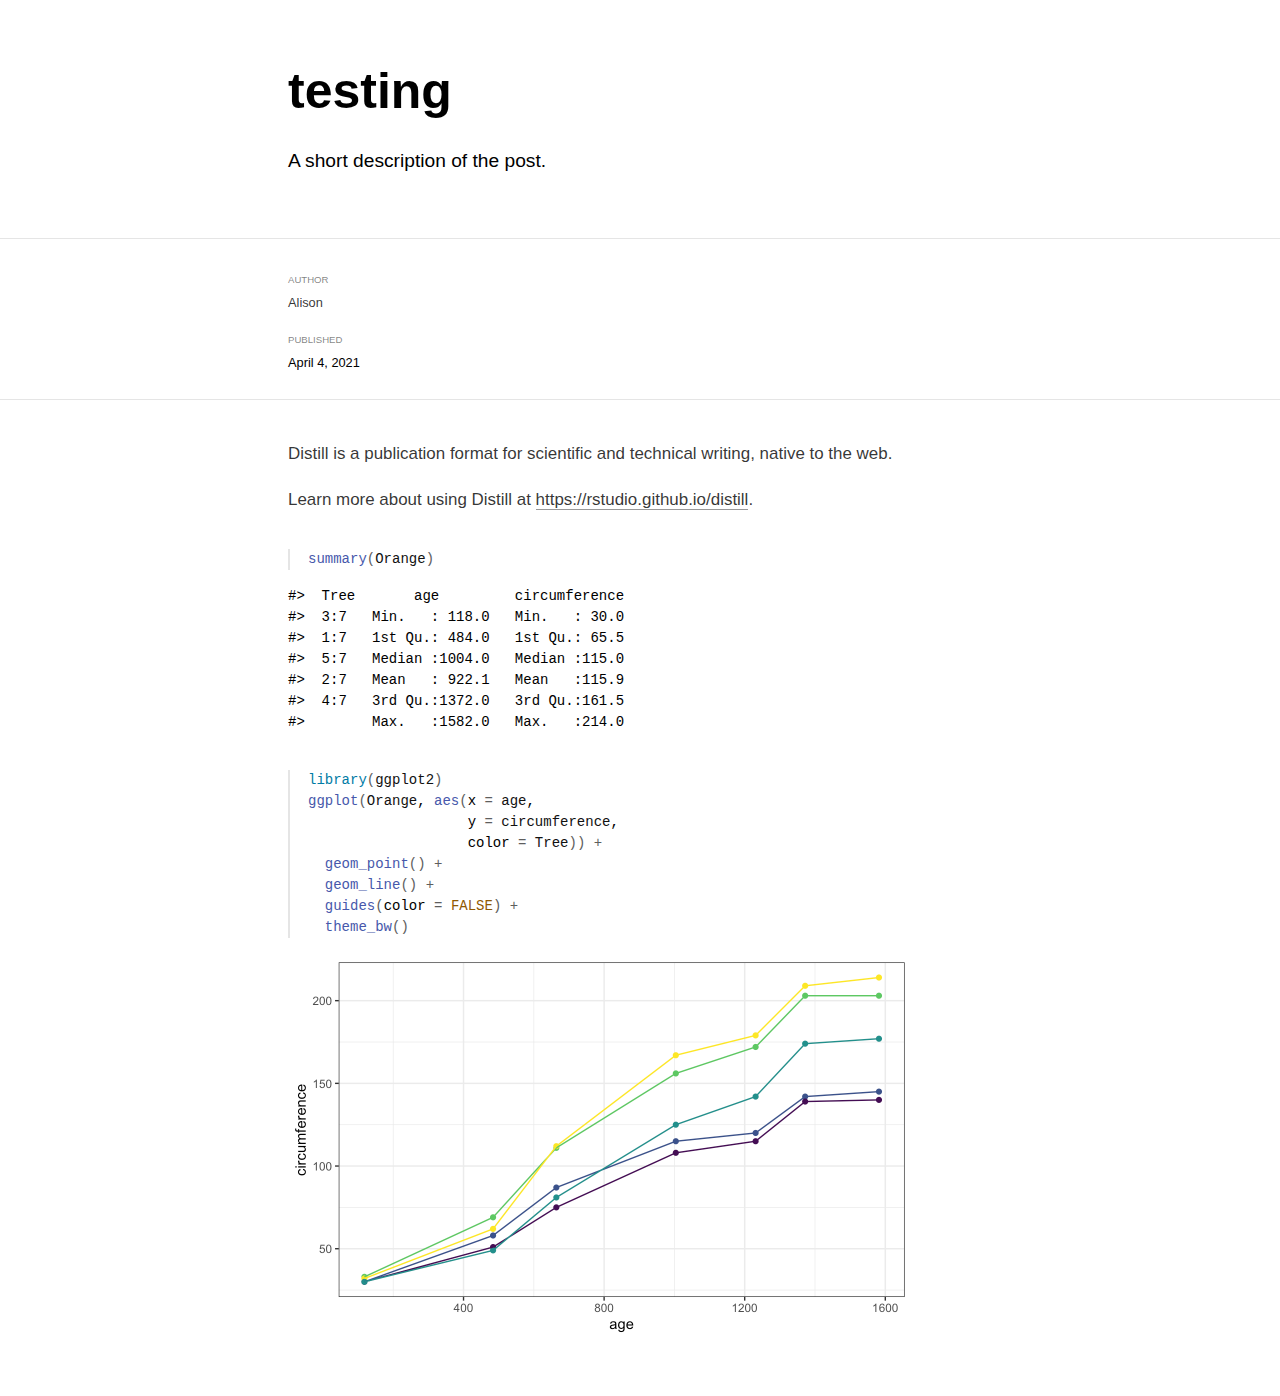
<file: _posts/2021-04-04-testing/testing.html>
<!DOCTYPE html>

<html xmlns="http://www.w3.org/1999/xhtml" lang="" xml:lang="">

<head>
  <meta charset="utf-8"/>
  <meta name="viewport" content="width=device-width, initial-scale=1"/>
  <meta http-equiv="X-UA-Compatible" content="IE=Edge,chrome=1"/>
  <meta name="generator" content="distill" />

  <style type="text/css">
  /* Hide doc at startup (prevent jankiness while JS renders/transforms) */
  body {
    visibility: hidden;
  }
  </style>

 <!--radix_placeholder_import_source-->
 <!--/radix_placeholder_import_source-->

<style type="text/css">code{white-space: pre;}</style>
<style type="text/css" data-origin="pandoc">
pre > code.sourceCode { white-space: pre; position: relative; }
pre > code.sourceCode > span { display: inline-block; line-height: 1.25; }
pre > code.sourceCode > span:empty { height: 1.2em; }
code.sourceCode > span { color: inherit; text-decoration: inherit; }
div.sourceCode { margin: 1em 0; }
pre.sourceCode { margin: 0; }
@media screen {
div.sourceCode { overflow: auto; }
}
@media print {
pre > code.sourceCode { white-space: pre-wrap; }
pre > code.sourceCode > span { text-indent: -5em; padding-left: 5em; }
}
pre.numberSource code
  { counter-reset: source-line 0; }
pre.numberSource code > span
  { position: relative; left: -4em; counter-increment: source-line; }
pre.numberSource code > span > a:first-child::before
  { content: counter(source-line);
    position: relative; left: -1em; text-align: right; vertical-align: baseline;
    border: none; display: inline-block;
    -webkit-touch-callout: none; -webkit-user-select: none;
    -khtml-user-select: none; -moz-user-select: none;
    -ms-user-select: none; user-select: none;
    padding: 0 4px; width: 4em;
    color: #aaaaaa;
  }
pre.numberSource { margin-left: 3em; border-left: 1px solid #aaaaaa;  padding-left: 4px; }
div.sourceCode
  {   }
@media screen {
pre > code.sourceCode > span > a:first-child::before { text-decoration: underline; }
}
code span.al { color: #ad0000; } /* Alert */
code span.an { color: #5e5e5e; } /* Annotation */
code span.at { } /* Attribute */
code span.bn { color: #ad0000; } /* BaseN */
code span.bu { } /* BuiltIn */
code span.cf { color: #007ba5; } /* ControlFlow */
code span.ch { color: #20794d; } /* Char */
code span.cn { color: #8f5902; } /* Constant */
code span.co { color: #5e5e5e; } /* Comment */
code span.cv { color: #5e5e5e; font-style: italic; } /* CommentVar */
code span.do { color: #5e5e5e; font-style: italic; } /* Documentation */
code span.dt { color: #ad0000; } /* DataType */
code span.dv { color: #ad0000; } /* DecVal */
code span.er { color: #ad0000; } /* Error */
code span.ex { } /* Extension */
code span.fl { color: #ad0000; } /* Float */
code span.fu { color: #4758ab; } /* Function */
code span.im { } /* Import */
code span.in { color: #5e5e5e; } /* Information */
code span.kw { color: #007ba5; } /* Keyword */
code span.op { color: #5e5e5e; } /* Operator */
code span.ot { color: #007ba5; } /* Other */
code span.pp { color: #ad0000; } /* Preprocessor */
code span.sc { color: #5e5e5e; } /* SpecialChar */
code span.ss { color: #20794d; } /* SpecialString */
code span.st { color: #20794d; } /* String */
code span.va { color: #111111; } /* Variable */
code span.vs { color: #20794d; } /* VerbatimString */
code span.wa { color: #5e5e5e; font-style: italic; } /* Warning */
</style>

  <!--radix_placeholder_meta_tags-->
  <title>testing</title>

  <meta property="description" itemprop="description" content="A short description of the post."/>


  <!--  https://schema.org/Article -->
  <meta property="article:published" itemprop="datePublished" content="2021-04-04"/>
  <meta property="article:created" itemprop="dateCreated" content="2021-04-04"/>
  <meta name="article:author" content="Alison"/>

  <!--  https://developers.facebook.com/docs/sharing/webmasters#markup -->
  <meta property="og:title" content="testing"/>
  <meta property="og:type" content="article"/>
  <meta property="og:description" content="A short description of the post."/>
  <meta property="og:locale" content="en_US"/>

  <!--  https://dev.twitter.com/cards/types/summary -->
  <meta property="twitter:card" content="summary"/>
  <meta property="twitter:title" content="testing"/>
  <meta property="twitter:description" content="A short description of the post."/>

  <!--/radix_placeholder_meta_tags-->
  <!--radix_placeholder_rmarkdown_metadata-->

  <script type="text/json" id="radix-rmarkdown-metadata">
  {"type":"list","attributes":{"names":{"type":"character","attributes":{},"value":["title","description","author","date","output"]}},"value":[{"type":"character","attributes":{},"value":["testing"]},{"type":"character","attributes":{},"value":["A short description of the post.\n"]},{"type":"list","attributes":{},"value":[{"type":"list","attributes":{"names":{"type":"character","attributes":{},"value":["name","url"]}},"value":[{"type":"character","attributes":{},"value":["Alison"]},{"type":"list","attributes":{"names":{"type":"character","attributes":{},"value":[]}},"value":[]}]}]},{"type":"character","attributes":{},"value":["04-04-2021"]},{"type":"list","attributes":{"names":{"type":"character","attributes":{},"value":["distill::distill_article"]}},"value":[{"type":"list","attributes":{"names":{"type":"character","attributes":{},"value":["self_contained"]}},"value":[{"type":"logical","attributes":{},"value":[false]}]}]}]}
  </script>
  <!--/radix_placeholder_rmarkdown_metadata-->
  
  <script type="text/json" id="radix-resource-manifest">
  {"type":"character","attributes":{},"value":["testing_files/anchor-4.2.2/anchor.min.js","testing_files/bowser-1.9.3/bowser.min.js","testing_files/distill-2.2.21/template.v2.js","testing_files/figure-html5/unnamed-chunk-2-1.png","testing_files/header-attrs-2.7.10/header-attrs.js","testing_files/header-attrs-2.7.6/header-attrs.js","testing_files/jquery-1.11.3/jquery.min.js","testing_files/popper-2.6.0/popper.min.js","testing_files/tippy-6.2.7/tippy-bundle.umd.min.js","testing_files/tippy-6.2.7/tippy-light-border.css","testing_files/tippy-6.2.7/tippy.css","testing_files/tippy-6.2.7/tippy.umd.min.js","testing_files/webcomponents-2.0.0/webcomponents.js"]}
  </script>
  <!--radix_placeholder_navigation_in_header-->
  <!--/radix_placeholder_navigation_in_header-->
  <!--radix_placeholder_distill-->

  <style type="text/css">

  body {
    background-color: white;
  }

  .pandoc-table {
    width: 100%;
  }

  .pandoc-table>caption {
    margin-bottom: 10px;
  }

  .pandoc-table th:not([align]) {
    text-align: left;
  }

  .pagedtable-footer {
    font-size: 15px;
  }

  d-byline .byline {
    grid-template-columns: 2fr 2fr;
  }

  d-byline .byline h3 {
    margin-block-start: 1.5em;
  }

  d-byline .byline .authors-affiliations h3 {
    margin-block-start: 0.5em;
  }

  .authors-affiliations .orcid-id {
    width: 16px;
    height:16px;
    margin-left: 4px;
    margin-right: 4px;
    vertical-align: middle;
    padding-bottom: 2px;
  }

  d-title .dt-tags {
    margin-top: 1em;
    grid-column: text;
  }

  .dt-tags .dt-tag {
    text-decoration: none;
    display: inline-block;
    color: rgba(0,0,0,0.6);
    padding: 0em 0.4em;
    margin-right: 0.5em;
    margin-bottom: 0.4em;
    font-size: 70%;
    border: 1px solid rgba(0,0,0,0.2);
    border-radius: 3px;
    text-transform: uppercase;
    font-weight: 500;
  }

  d-article table.gt_table td,
  d-article table.gt_table th {
    border-bottom: none;
  }

  .html-widget {
    margin-bottom: 2.0em;
  }

  .l-screen-inset {
    padding-right: 16px;
  }

  .l-screen .caption {
    margin-left: 10px;
  }

  .shaded {
    background: rgb(247, 247, 247);
    padding-top: 20px;
    padding-bottom: 20px;
    border-top: 1px solid rgba(0, 0, 0, 0.1);
    border-bottom: 1px solid rgba(0, 0, 0, 0.1);
  }

  .shaded .html-widget {
    margin-bottom: 0;
    border: 1px solid rgba(0, 0, 0, 0.1);
  }

  .shaded .shaded-content {
    background: white;
  }

  .text-output {
    margin-top: 0;
    line-height: 1.5em;
  }

  .hidden {
    display: none !important;
  }

  d-article {
    padding-top: 2.5rem;
    padding-bottom: 30px;
  }

  d-appendix {
    padding-top: 30px;
  }

  d-article>p>img {
    width: 100%;
  }

  d-article h2 {
    margin: 1rem 0 1.5rem 0;
  }

  d-article h3 {
    margin-top: 1.5rem;
  }

  d-article iframe {
    border: 1px solid rgba(0, 0, 0, 0.1);
    margin-bottom: 2.0em;
    width: 100%;
  }

  /* Tweak code blocks */

  d-article div.sourceCode code,
  d-article pre code {
    font-family: Consolas, Monaco, 'Andale Mono', 'Ubuntu Mono', monospace;
  }

  d-article pre,
  d-article div.sourceCode,
  d-article div.sourceCode pre {
    overflow: auto;
  }

  d-article div.sourceCode {
    background-color: white;
  }

  d-article div.sourceCode pre {
    padding-left: 10px;
    font-size: 12px;
    border-left: 2px solid rgba(0,0,0,0.1);
  }

  d-article pre {
    font-size: 12px;
    color: black;
    background: none;
    margin-top: 0;
    text-align: left;
    white-space: pre;
    word-spacing: normal;
    word-break: normal;
    word-wrap: normal;
    line-height: 1.5;

    -moz-tab-size: 4;
    -o-tab-size: 4;
    tab-size: 4;

    -webkit-hyphens: none;
    -moz-hyphens: none;
    -ms-hyphens: none;
    hyphens: none;
  }

  d-article pre a {
    border-bottom: none;
  }

  d-article pre a:hover {
    border-bottom: none;
    text-decoration: underline;
  }

  d-article details {
    grid-column: text;
    margin-bottom: 0.8em;
  }

  @media(min-width: 768px) {

  d-article pre,
  d-article div.sourceCode,
  d-article div.sourceCode pre {
    overflow: visible !important;
  }

  d-article div.sourceCode pre {
    padding-left: 18px;
    font-size: 14px;
  }

  d-article pre {
    font-size: 14px;
  }

  }

  figure img.external {
    background: white;
    border: 1px solid rgba(0, 0, 0, 0.1);
    box-shadow: 0 1px 8px rgba(0, 0, 0, 0.1);
    padding: 18px;
    box-sizing: border-box;
  }

  /* CSS for d-contents */

  .d-contents {
    grid-column: text;
    color: rgba(0,0,0,0.8);
    font-size: 0.9em;
    padding-bottom: 1em;
    margin-bottom: 1em;
    padding-bottom: 0.5em;
    margin-bottom: 1em;
    padding-left: 0.25em;
    justify-self: start;
  }

  @media(min-width: 1000px) {
    .d-contents.d-contents-float {
      height: 0;
      grid-column-start: 1;
      grid-column-end: 4;
      justify-self: center;
      padding-right: 3em;
      padding-left: 2em;
    }
  }

  .d-contents nav h3 {
    font-size: 18px;
    margin-top: 0;
    margin-bottom: 1em;
  }

  .d-contents li {
    list-style-type: none
  }

  .d-contents nav > ul {
    padding-left: 0;
  }

  .d-contents ul {
    padding-left: 1em
  }

  .d-contents nav ul li {
    margin-top: 0.6em;
    margin-bottom: 0.2em;
  }

  .d-contents nav a {
    font-size: 13px;
    border-bottom: none;
    text-decoration: none
    color: rgba(0, 0, 0, 0.8);
  }

  .d-contents nav a:hover {
    text-decoration: underline solid rgba(0, 0, 0, 0.6)
  }

  .d-contents nav > ul > li > a {
    font-weight: 600;
  }

  .d-contents nav > ul > li > ul {
    font-weight: inherit;
  }

  .d-contents nav > ul > li > ul > li {
    margin-top: 0.2em;
  }


  .d-contents nav ul {
    margin-top: 0;
    margin-bottom: 0.25em;
  }

  .d-article-with-toc h2:nth-child(2) {
    margin-top: 0;
  }


  /* Figure */

  .figure {
    position: relative;
    margin-bottom: 2.5em;
    margin-top: 1.5em;
  }

  .figure img {
    width: 100%;
  }

  .figure .caption {
    color: rgba(0, 0, 0, 0.6);
    font-size: 12px;
    line-height: 1.5em;
  }

  .figure img.external {
    background: white;
    border: 1px solid rgba(0, 0, 0, 0.1);
    box-shadow: 0 1px 8px rgba(0, 0, 0, 0.1);
    padding: 18px;
    box-sizing: border-box;
  }

  .figure .caption a {
    color: rgba(0, 0, 0, 0.6);
  }

  .figure .caption b,
  .figure .caption strong, {
    font-weight: 600;
    color: rgba(0, 0, 0, 1.0);
  }

  /* Citations */

  d-article .citation {
    color: inherit;
    cursor: inherit;
  }

  div.hanging-indent{
    margin-left: 1em; text-indent: -1em;
  }

  /* Citation hover box */

  .tippy-box[data-theme~=light-border] {
    background-color: rgba(250, 250, 250, 0.95);
  }

  .tippy-content > p {
    margin-bottom: 0;
    padding: 2px;
  }


  /* Tweak 1000px media break to show more text */

  @media(min-width: 1000px) {
    .base-grid,
    distill-header,
    d-title,
    d-abstract,
    d-article,
    d-appendix,
    distill-appendix,
    d-byline,
    d-footnote-list,
    d-citation-list,
    distill-footer {
      grid-template-columns: [screen-start] 1fr [page-start kicker-start] 80px [middle-start] 50px [text-start kicker-end] 65px 65px 65px 65px 65px 65px 65px 65px [text-end gutter-start] 65px [middle-end] 65px [page-end gutter-end] 1fr [screen-end];
      grid-column-gap: 16px;
    }

    .grid {
      grid-column-gap: 16px;
    }

    d-article {
      font-size: 1.06rem;
      line-height: 1.7em;
    }
    figure .caption, .figure .caption, figure figcaption {
      font-size: 13px;
    }
  }

  @media(min-width: 1180px) {
    .base-grid,
    distill-header,
    d-title,
    d-abstract,
    d-article,
    d-appendix,
    distill-appendix,
    d-byline,
    d-footnote-list,
    d-citation-list,
    distill-footer {
      grid-template-columns: [screen-start] 1fr [page-start kicker-start] 60px [middle-start] 60px [text-start kicker-end] 60px 60px 60px 60px 60px 60px 60px 60px [text-end gutter-start] 60px [middle-end] 60px [page-end gutter-end] 1fr [screen-end];
      grid-column-gap: 32px;
    }

    .grid {
      grid-column-gap: 32px;
    }
  }


  /* Get the citation styles for the appendix (not auto-injected on render since
     we do our own rendering of the citation appendix) */

  d-appendix .citation-appendix,
  .d-appendix .citation-appendix {
    font-size: 11px;
    line-height: 15px;
    border-left: 1px solid rgba(0, 0, 0, 0.1);
    padding-left: 18px;
    border: 1px solid rgba(0,0,0,0.1);
    background: rgba(0, 0, 0, 0.02);
    padding: 10px 18px;
    border-radius: 3px;
    color: rgba(150, 150, 150, 1);
    overflow: hidden;
    margin-top: -12px;
    white-space: pre-wrap;
    word-wrap: break-word;
  }

  /* Include appendix styles here so they can be overridden */

  d-appendix {
    contain: layout style;
    font-size: 0.8em;
    line-height: 1.7em;
    margin-top: 60px;
    margin-bottom: 0;
    border-top: 1px solid rgba(0, 0, 0, 0.1);
    color: rgba(0,0,0,0.5);
    padding-top: 60px;
    padding-bottom: 48px;
  }

  d-appendix h3 {
    grid-column: page-start / text-start;
    font-size: 15px;
    font-weight: 500;
    margin-top: 1em;
    margin-bottom: 0;
    color: rgba(0,0,0,0.65);
  }

  d-appendix h3 + * {
    margin-top: 1em;
  }

  d-appendix ol {
    padding: 0 0 0 15px;
  }

  @media (min-width: 768px) {
    d-appendix ol {
      padding: 0 0 0 30px;
      margin-left: -30px;
    }
  }

  d-appendix li {
    margin-bottom: 1em;
  }

  d-appendix a {
    color: rgba(0, 0, 0, 0.6);
  }

  d-appendix > * {
    grid-column: text;
  }

  d-appendix > d-footnote-list,
  d-appendix > d-citation-list,
  d-appendix > distill-appendix {
    grid-column: screen;
  }

  /* Include footnote styles here so they can be overridden */

  d-footnote-list {
    contain: layout style;
  }

  d-footnote-list > * {
    grid-column: text;
  }

  d-footnote-list a.footnote-backlink {
    color: rgba(0,0,0,0.3);
    padding-left: 0.5em;
  }



  /* Anchor.js */

  .anchorjs-link {
    /*transition: all .25s linear; */
    text-decoration: none;
    border-bottom: none;
  }
  *:hover > .anchorjs-link {
    margin-left: -1.125em !important;
    text-decoration: none;
    border-bottom: none;
  }

  /* Social footer */

  .social_footer {
    margin-top: 30px;
    margin-bottom: 0;
    color: rgba(0,0,0,0.67);
  }

  .disqus-comments {
    margin-right: 30px;
  }

  .disqus-comment-count {
    border-bottom: 1px solid rgba(0, 0, 0, 0.4);
    cursor: pointer;
  }

  #disqus_thread {
    margin-top: 30px;
  }

  .article-sharing a {
    border-bottom: none;
    margin-right: 8px;
  }

  .article-sharing a:hover {
    border-bottom: none;
  }

  .sidebar-section.subscribe {
    font-size: 12px;
    line-height: 1.6em;
  }

  .subscribe p {
    margin-bottom: 0.5em;
  }


  .article-footer .subscribe {
    font-size: 15px;
    margin-top: 45px;
  }


  .sidebar-section.custom {
    font-size: 12px;
    line-height: 1.6em;
  }

  .custom p {
    margin-bottom: 0.5em;
  }

  /* Styles for listing layout (hide title) */
  .layout-listing d-title, .layout-listing .d-title {
    display: none;
  }

  /* Styles for posts lists (not auto-injected) */


  .posts-with-sidebar {
    padding-left: 45px;
    padding-right: 45px;
  }

  .posts-list .description h2,
  .posts-list .description p {
    font-family: -apple-system, BlinkMacSystemFont, "Segoe UI", Roboto, Oxygen, Ubuntu, Cantarell, "Fira Sans", "Droid Sans", "Helvetica Neue", Arial, sans-serif;
  }

  .posts-list .description h2 {
    font-weight: 700;
    border-bottom: none;
    padding-bottom: 0;
  }

  .posts-list h2.post-tag {
    border-bottom: 1px solid rgba(0, 0, 0, 0.2);
    padding-bottom: 12px;
  }
  .posts-list {
    margin-top: 60px;
    margin-bottom: 24px;
  }

  .posts-list .post-preview {
    text-decoration: none;
    overflow: hidden;
    display: block;
    border-bottom: 1px solid rgba(0, 0, 0, 0.1);
    padding: 24px 0;
  }

  .post-preview-last {
    border-bottom: none !important;
  }

  .posts-list .posts-list-caption {
    grid-column: screen;
    font-weight: 400;
  }

  .posts-list .post-preview h2 {
    margin: 0 0 6px 0;
    line-height: 1.2em;
    font-style: normal;
    font-size: 24px;
  }

  .posts-list .post-preview p {
    margin: 0 0 12px 0;
    line-height: 1.4em;
    font-size: 16px;
  }

  .posts-list .post-preview .thumbnail {
    box-sizing: border-box;
    margin-bottom: 24px;
    position: relative;
    max-width: 500px;
  }
  .posts-list .post-preview img {
    width: 100%;
    display: block;
  }

  .posts-list .metadata {
    font-size: 12px;
    line-height: 1.4em;
    margin-bottom: 18px;
  }

  .posts-list .metadata > * {
    display: inline-block;
  }

  .posts-list .metadata .publishedDate {
    margin-right: 2em;
  }

  .posts-list .metadata .dt-authors {
    display: block;
    margin-top: 0.3em;
    margin-right: 2em;
  }

  .posts-list .dt-tags {
    display: block;
    line-height: 1em;
  }

  .posts-list .dt-tags .dt-tag {
    display: inline-block;
    color: rgba(0,0,0,0.6);
    padding: 0.3em 0.4em;
    margin-right: 0.2em;
    margin-bottom: 0.4em;
    font-size: 60%;
    border: 1px solid rgba(0,0,0,0.2);
    border-radius: 3px;
    text-transform: uppercase;
    font-weight: 500;
  }

  .posts-list img {
    opacity: 1;
  }

  .posts-list img[data-src] {
    opacity: 0;
  }

  .posts-more {
    clear: both;
  }


  .posts-sidebar {
    font-size: 16px;
  }

  .posts-sidebar h3 {
    font-size: 16px;
    margin-top: 0;
    margin-bottom: 0.5em;
    font-weight: 400;
    text-transform: uppercase;
  }

  .sidebar-section {
    margin-bottom: 30px;
  }

  .categories ul {
    list-style-type: none;
    margin: 0;
    padding: 0;
  }

  .categories li {
    color: rgba(0, 0, 0, 0.8);
    margin-bottom: 0;
  }

  .categories li>a {
    border-bottom: none;
  }

  .categories li>a:hover {
    border-bottom: 1px solid rgba(0, 0, 0, 0.4);
  }

  .categories .active {
    font-weight: 600;
  }

  .categories .category-count {
    color: rgba(0, 0, 0, 0.4);
  }


  @media(min-width: 768px) {
    .posts-list .post-preview h2 {
      font-size: 26px;
    }
    .posts-list .post-preview .thumbnail {
      float: right;
      width: 30%;
      margin-bottom: 0;
    }
    .posts-list .post-preview .description {
      float: left;
      width: 45%;
    }
    .posts-list .post-preview .metadata {
      float: left;
      width: 20%;
      margin-top: 8px;
    }
    .posts-list .post-preview p {
      margin: 0 0 12px 0;
      line-height: 1.5em;
      font-size: 16px;
    }
    .posts-with-sidebar .posts-list {
      float: left;
      width: 75%;
    }
    .posts-with-sidebar .posts-sidebar {
      float: right;
      width: 20%;
      margin-top: 60px;
      padding-top: 24px;
      padding-bottom: 24px;
    }
  }


  /* Improve display for browsers without grid (IE/Edge <= 15) */

  .downlevel {
    line-height: 1.6em;
    font-family: -apple-system, BlinkMacSystemFont, "Segoe UI", Roboto, Oxygen, Ubuntu, Cantarell, "Fira Sans", "Droid Sans", "Helvetica Neue", Arial, sans-serif;
    margin: 0;
  }

  .downlevel .d-title {
    padding-top: 6rem;
    padding-bottom: 1.5rem;
  }

  .downlevel .d-title h1 {
    font-size: 50px;
    font-weight: 700;
    line-height: 1.1em;
    margin: 0 0 0.5rem;
  }

  .downlevel .d-title p {
    font-weight: 300;
    font-size: 1.2rem;
    line-height: 1.55em;
    margin-top: 0;
  }

  .downlevel .d-byline {
    padding-top: 0.8em;
    padding-bottom: 0.8em;
    font-size: 0.8rem;
    line-height: 1.8em;
  }

  .downlevel .section-separator {
    border: none;
    border-top: 1px solid rgba(0, 0, 0, 0.1);
  }

  .downlevel .d-article {
    font-size: 1.06rem;
    line-height: 1.7em;
    padding-top: 1rem;
    padding-bottom: 2rem;
  }


  .downlevel .d-appendix {
    padding-left: 0;
    padding-right: 0;
    max-width: none;
    font-size: 0.8em;
    line-height: 1.7em;
    margin-bottom: 0;
    color: rgba(0,0,0,0.5);
    padding-top: 40px;
    padding-bottom: 48px;
  }

  .downlevel .footnotes ol {
    padding-left: 13px;
  }

  .downlevel .base-grid,
  .downlevel .distill-header,
  .downlevel .d-title,
  .downlevel .d-abstract,
  .downlevel .d-article,
  .downlevel .d-appendix,
  .downlevel .distill-appendix,
  .downlevel .d-byline,
  .downlevel .d-footnote-list,
  .downlevel .d-citation-list,
  .downlevel .distill-footer,
  .downlevel .appendix-bottom,
  .downlevel .posts-container {
    padding-left: 40px;
    padding-right: 40px;
  }

  @media(min-width: 768px) {
    .downlevel .base-grid,
    .downlevel .distill-header,
    .downlevel .d-title,
    .downlevel .d-abstract,
    .downlevel .d-article,
    .downlevel .d-appendix,
    .downlevel .distill-appendix,
    .downlevel .d-byline,
    .downlevel .d-footnote-list,
    .downlevel .d-citation-list,
    .downlevel .distill-footer,
    .downlevel .appendix-bottom,
    .downlevel .posts-container {
    padding-left: 150px;
    padding-right: 150px;
    max-width: 900px;
  }
  }

  .downlevel pre code {
    display: block;
    border-left: 2px solid rgba(0, 0, 0, .1);
    padding: 0 0 0 20px;
    font-size: 14px;
  }

  .downlevel code, .downlevel pre {
    color: black;
    background: none;
    font-family: Consolas, Monaco, 'Andale Mono', 'Ubuntu Mono', monospace;
    text-align: left;
    white-space: pre;
    word-spacing: normal;
    word-break: normal;
    word-wrap: normal;
    line-height: 1.5;

    -moz-tab-size: 4;
    -o-tab-size: 4;
    tab-size: 4;

    -webkit-hyphens: none;
    -moz-hyphens: none;
    -ms-hyphens: none;
    hyphens: none;
  }

  .downlevel .posts-list .post-preview {
    color: inherit;
  }



  </style>

  <script type="application/javascript">

  function is_downlevel_browser() {
    if (bowser.isUnsupportedBrowser({ msie: "12", msedge: "16"},
                                   window.navigator.userAgent)) {
      return true;
    } else {
      return window.load_distill_framework === undefined;
    }
  }

  // show body when load is complete
  function on_load_complete() {

    // add anchors
    if (window.anchors) {
      window.anchors.options.placement = 'left';
      window.anchors.add('d-article > h2, d-article > h3, d-article > h4, d-article > h5');
    }


    // set body to visible
    document.body.style.visibility = 'visible';

    // force redraw for leaflet widgets
    if (window.HTMLWidgets) {
      var maps = window.HTMLWidgets.findAll(".leaflet");
      $.each(maps, function(i, el) {
        var map = this.getMap();
        map.invalidateSize();
        map.eachLayer(function(layer) {
          if (layer instanceof L.TileLayer)
            layer.redraw();
        });
      });
    }

    // trigger 'shown' so htmlwidgets resize
    $('d-article').trigger('shown');
  }

  function init_distill() {

    init_common();

    // create front matter
    var front_matter = $('<d-front-matter></d-front-matter>');
    $('#distill-front-matter').wrap(front_matter);

    // create d-title
    $('.d-title').changeElementType('d-title');

    // create d-byline
    var byline = $('<d-byline></d-byline>');
    $('.d-byline').replaceWith(byline);

    // create d-article
    var article = $('<d-article></d-article>');
    $('.d-article').wrap(article).children().unwrap();

    // move posts container into article
    $('.posts-container').appendTo($('d-article'));

    // create d-appendix
    $('.d-appendix').changeElementType('d-appendix');

    // flag indicating that we have appendix items
    var appendix = $('.appendix-bottom').children('h3').length > 0;

    // replace footnotes with <d-footnote>
    $('.footnote-ref').each(function(i, val) {
      appendix = true;
      var href = $(this).attr('href');
      var id = href.replace('#', '');
      var fn = $('#' + id);
      var fn_p = $('#' + id + '>p');
      fn_p.find('.footnote-back').remove();
      var text = fn_p.html();
      var dtfn = $('<d-footnote></d-footnote>');
      dtfn.html(text);
      $(this).replaceWith(dtfn);
    });
    // remove footnotes
    $('.footnotes').remove();

    // move refs into #references-listing
    $('#references-listing').replaceWith($('#refs'));

    $('h1.appendix, h2.appendix').each(function(i, val) {
      $(this).changeElementType('h3');
    });
    $('h3.appendix').each(function(i, val) {
      var id = $(this).attr('id');
      $('.d-contents a[href="#' + id + '"]').parent().remove();
      appendix = true;
      $(this).nextUntil($('h1, h2, h3')).addBack().appendTo($('d-appendix'));
    });

    // show d-appendix if we have appendix content
    $("d-appendix").css('display', appendix ? 'grid' : 'none');

    // localize layout chunks to just output
    $('.layout-chunk').each(function(i, val) {

      // capture layout
      var layout = $(this).attr('data-layout');

      // apply layout to markdown level block elements
      var elements = $(this).children().not('details, div.sourceCode, pre, script');
      elements.each(function(i, el) {
        var layout_div = $('<div class="' + layout + '"></div>');
        if (layout_div.hasClass('shaded')) {
          var shaded_content = $('<div class="shaded-content"></div>');
          $(this).wrap(shaded_content);
          $(this).parent().wrap(layout_div);
        } else {
          $(this).wrap(layout_div);
        }
      });


      // unwrap the layout-chunk div
      $(this).children().unwrap();
    });

    // remove code block used to force  highlighting css
    $('.distill-force-highlighting-css').parent().remove();

    // remove empty line numbers inserted by pandoc when using a
    // custom syntax highlighting theme
    $('code.sourceCode a:empty').remove();

    // load distill framework
    load_distill_framework();

    // wait for window.distillRunlevel == 4 to do post processing
    function distill_post_process() {

      if (!window.distillRunlevel || window.distillRunlevel < 4)
        return;

      // hide author/affiliations entirely if we have no authors
      var front_matter = JSON.parse($("#distill-front-matter").html());
      var have_authors = front_matter.authors && front_matter.authors.length > 0;
      if (!have_authors)
        $('d-byline').addClass('hidden');

      // article with toc class
      $('.d-contents').parent().addClass('d-article-with-toc');

      // strip links that point to #
      $('.authors-affiliations').find('a[href="#"]').removeAttr('href');

      // add orcid ids
      $('.authors-affiliations').find('.author').each(function(i, el) {
        var orcid_id = front_matter.authors[i].orcidID;
        if (orcid_id) {
          var a = $('<a></a>');
          a.attr('href', 'https://orcid.org/' + orcid_id);
          var img = $('<img></img>');
          img.addClass('orcid-id');
          img.attr('alt', 'ORCID ID');
          img.attr('src','[data-uri]');
          a.append(img);
          $(this).append(a);
        }
      });

      // hide elements of author/affiliations grid that have no value
      function hide_byline_column(caption) {
        $('d-byline').find('h3:contains("' + caption + '")').parent().css('visibility', 'hidden');
      }

      // affiliations
      var have_affiliations = false;
      for (var i = 0; i<front_matter.authors.length; ++i) {
        var author = front_matter.authors[i];
        if (author.affiliation !== "&nbsp;") {
          have_affiliations = true;
          break;
        }
      }
      if (!have_affiliations)
        $('d-byline').find('h3:contains("Affiliations")').css('visibility', 'hidden');

      // published date
      if (!front_matter.publishedDate)
        hide_byline_column("Published");

      // document object identifier
      var doi = $('d-byline').find('h3:contains("DOI")');
      var doi_p = doi.next().empty();
      if (!front_matter.doi) {
        // if we have a citation and valid citationText then link to that
        if ($('#citation').length > 0 && front_matter.citationText) {
          doi.html('Citation');
          $('<a href="#citation"></a>')
            .text(front_matter.citationText)
            .appendTo(doi_p);
        } else {
          hide_byline_column("DOI");
        }
      } else {
        $('<a></a>')
           .attr('href', "https://doi.org/" + front_matter.doi)
           .html(front_matter.doi)
           .appendTo(doi_p);
      }

       // change plural form of authors/affiliations
      if (front_matter.authors.length === 1) {
        var grid = $('.authors-affiliations');
        grid.children('h3:contains("Authors")').text('Author');
        grid.children('h3:contains("Affiliations")').text('Affiliation');
      }

      // remove d-appendix and d-footnote-list local styles
      $('d-appendix > style:first-child').remove();
      $('d-footnote-list > style:first-child').remove();

      // move appendix-bottom entries to the bottom
      $('.appendix-bottom').appendTo('d-appendix').children().unwrap();
      $('.appendix-bottom').remove();

      // hoverable references
      $('span.citation[data-cites]').each(function() {
        var refs = $(this).attr('data-cites').split(" ");
        var refHtml = refs.map(function(ref) {
          return "<p>" + $('#ref-' + ref).html() + "</p>";
        }).join("\n");
        window.tippy(this, {
          allowHTML: true,
          content: refHtml,
          maxWidth: 500,
          interactive: true,
          interactiveBorder: 10,
          theme: 'light-border',
          placement: 'bottom-start'
        });
      });

      // clear polling timer
      clearInterval(tid);

      // show body now that everything is ready
      on_load_complete();
    }

    var tid = setInterval(distill_post_process, 50);
    distill_post_process();

  }

  function init_downlevel() {

    init_common();

     // insert hr after d-title
    $('.d-title').after($('<hr class="section-separator"/>'));

    // check if we have authors
    var front_matter = JSON.parse($("#distill-front-matter").html());
    var have_authors = front_matter.authors && front_matter.authors.length > 0;

    // manage byline/border
    if (!have_authors)
      $('.d-byline').remove();
    $('.d-byline').after($('<hr class="section-separator"/>'));
    $('.d-byline a').remove();

    // remove toc
    $('.d-contents').remove();

    // move appendix elements
    $('h1.appendix, h2.appendix').each(function(i, val) {
      $(this).changeElementType('h3');
    });
    $('h3.appendix').each(function(i, val) {
      $(this).nextUntil($('h1, h2, h3')).addBack().appendTo($('.d-appendix'));
    });


    // inject headers into references and footnotes
    var refs_header = $('<h3></h3>');
    refs_header.text('References');
    $('#refs').prepend(refs_header);

    var footnotes_header = $('<h3></h3');
    footnotes_header.text('Footnotes');
    $('.footnotes').children('hr').first().replaceWith(footnotes_header);

    // move appendix-bottom entries to the bottom
    $('.appendix-bottom').appendTo('.d-appendix').children().unwrap();
    $('.appendix-bottom').remove();

    // remove appendix if it's empty
    if ($('.d-appendix').children().length === 0)
      $('.d-appendix').remove();

    // prepend separator above appendix
    $('.d-appendix').before($('<hr class="section-separator" style="clear: both"/>'));

    // trim code
    $('pre>code').each(function(i, val) {
      $(this).html($.trim($(this).html()));
    });

    // move posts-container right before article
    $('.posts-container').insertBefore($('.d-article'));

    $('body').addClass('downlevel');

    on_load_complete();
  }


  function init_common() {

    // jquery plugin to change element types
    (function($) {
      $.fn.changeElementType = function(newType) {
        var attrs = {};

        $.each(this[0].attributes, function(idx, attr) {
          attrs[attr.nodeName] = attr.nodeValue;
        });

        this.replaceWith(function() {
          return $("<" + newType + "/>", attrs).append($(this).contents());
        });
      };
    })(jQuery);

    // prevent underline for linked images
    $('a > img').parent().css({'border-bottom' : 'none'});

    // mark non-body figures created by knitr chunks as 100% width
    $('.layout-chunk').each(function(i, val) {
      var figures = $(this).find('img, .html-widget');
      if ($(this).attr('data-layout') !== "l-body") {
        figures.css('width', '100%');
      } else {
        figures.css('max-width', '100%');
        figures.filter("[width]").each(function(i, val) {
          var fig = $(this);
          fig.css('width', fig.attr('width') + 'px');
        });

      }
    });

    // auto-append index.html to post-preview links in file: protocol
    // and in rstudio ide preview
    $('.post-preview').each(function(i, val) {
      if (window.location.protocol === "file:")
        $(this).attr('href', $(this).attr('href') + "index.html");
    });

    // get rid of index.html references in header
    if (window.location.protocol !== "file:") {
      $('.distill-site-header a[href]').each(function(i,val) {
        $(this).attr('href', $(this).attr('href').replace("index.html", "./"));
      });
    }

    // add class to pandoc style tables
    $('tr.header').parent('thead').parent('table').addClass('pandoc-table');
    $('.kable-table').children('table').addClass('pandoc-table');

    // add figcaption style to table captions
    $('caption').parent('table').addClass("figcaption");

    // initialize posts list
    if (window.init_posts_list)
      window.init_posts_list();

    // implmement disqus comment link
    $('.disqus-comment-count').click(function() {
      window.headroom_prevent_pin = true;
      $('#disqus_thread').toggleClass('hidden');
      if (!$('#disqus_thread').hasClass('hidden')) {
        var offset = $(this).offset();
        $(window).resize();
        $('html, body').animate({
          scrollTop: offset.top - 35
        });
      }
    });
  }

  document.addEventListener('DOMContentLoaded', function() {
    if (is_downlevel_browser())
      init_downlevel();
    else
      window.addEventListener('WebComponentsReady', init_distill);
  });

  </script>

  <!--/radix_placeholder_distill-->
  <script src="testing_files/header-attrs-2.7.10/header-attrs.js"></script>
  <script src="testing_files/jquery-1.11.3/jquery.min.js"></script>
  <script src="testing_files/popper-2.6.0/popper.min.js"></script>
  <link href="testing_files/tippy-6.2.7/tippy.css" rel="stylesheet" />
  <link href="testing_files/tippy-6.2.7/tippy-light-border.css" rel="stylesheet" />
  <script src="testing_files/tippy-6.2.7/tippy.umd.min.js"></script>
  <script src="testing_files/anchor-4.2.2/anchor.min.js"></script>
  <script src="testing_files/bowser-1.9.3/bowser.min.js"></script>
  <script src="testing_files/webcomponents-2.0.0/webcomponents.js"></script>
  <script src="testing_files/distill-2.2.21/template.v2.js"></script>
  <!--radix_placeholder_site_in_header-->
  <!--/radix_placeholder_site_in_header-->


</head>

<body>

<!--radix_placeholder_front_matter-->

<script id="distill-front-matter" type="text/json">
{"title":"testing","description":"A short description of the post.","authors":[{"author":"Alison","authorURL":{},"affiliation":"&nbsp;","affiliationURL":"#","orcidID":""}],"publishedDate":"2021-04-04T00:00:00.000-07:00","citationText":"Alison, 2021"}
</script>

<!--/radix_placeholder_front_matter-->
<!--radix_placeholder_navigation_before_body-->
<!--/radix_placeholder_navigation_before_body-->
<!--radix_placeholder_site_before_body-->
<!--/radix_placeholder_site_before_body-->

<div class="d-title">
<h1>testing</h1>
<!--radix_placeholder_categories-->
<!--/radix_placeholder_categories-->
<p><p>A short description of the post.</p></p>
</div>

<div class="d-byline">
  Alison true 
  
<br/>04-04-2021
</div>

<div class="d-article">
<p>Distill is a publication format for scientific and technical writing, native to the web.</p>
<p>Learn more about using Distill at <a href="https://rstudio.github.io/distill" class="uri">https://rstudio.github.io/distill</a>.</p>
<div class="layout-chunk" data-layout="l-body">
<div class="sourceCode">
<pre class="sourceCode r"><code class="sourceCode r"><span class='fu'><a href='https://rdrr.io/r/base/summary.html'>summary</a></span><span class='op'>(</span><span class='va'>Orange</span><span class='op'>)</span>
</code></pre>
</div>
<pre><code>#&gt;  Tree       age         circumference  
#&gt;  3:7   Min.   : 118.0   Min.   : 30.0  
#&gt;  1:7   1st Qu.: 484.0   1st Qu.: 65.5  
#&gt;  5:7   Median :1004.0   Median :115.0  
#&gt;  2:7   Mean   : 922.1   Mean   :115.9  
#&gt;  4:7   3rd Qu.:1372.0   3rd Qu.:161.5  
#&gt;        Max.   :1582.0   Max.   :214.0</code></pre>
</div>
<div class="layout-chunk" data-layout="l-body">
<div class="sourceCode">
<pre class="sourceCode r"><code class="sourceCode r"><span class='kw'><a href='https://rdrr.io/r/base/library.html'>library</a></span><span class='op'>(</span><span class='va'><a href='https://ggplot2.tidyverse.org'>ggplot2</a></span><span class='op'>)</span>
<span class='fu'><a href='https://ggplot2.tidyverse.org/reference/ggplot.html'>ggplot</a></span><span class='op'>(</span><span class='va'>Orange</span>, <span class='fu'><a href='https://ggplot2.tidyverse.org/reference/aes.html'>aes</a></span><span class='op'>(</span>x <span class='op'>=</span> <span class='va'>age</span>, 
                   y <span class='op'>=</span> <span class='va'>circumference</span>, 
                   color <span class='op'>=</span> <span class='va'>Tree</span><span class='op'>)</span><span class='op'>)</span> <span class='op'>+</span>
  <span class='fu'><a href='https://ggplot2.tidyverse.org/reference/geom_point.html'>geom_point</a></span><span class='op'>(</span><span class='op'>)</span> <span class='op'>+</span>
  <span class='fu'><a href='https://ggplot2.tidyverse.org/reference/geom_path.html'>geom_line</a></span><span class='op'>(</span><span class='op'>)</span> <span class='op'>+</span>
  <span class='fu'><a href='https://ggplot2.tidyverse.org/reference/guides.html'>guides</a></span><span class='op'>(</span>color <span class='op'>=</span> <span class='cn'>FALSE</span><span class='op'>)</span> <span class='op'>+</span>
  <span class='fu'><a href='https://ggplot2.tidyverse.org/reference/ggtheme.html'>theme_bw</a></span><span class='op'>(</span><span class='op'>)</span>
</code></pre>
</div>
<p><img src="testing_files/figure-html5/unnamed-chunk-2-1.png" width="624" /></p>
</div>
<div class="sourceCode" id="cb2"><pre class="sourceCode r distill-force-highlighting-css"><code class="sourceCode r"></code></pre></div>
<!--radix_placeholder_article_footer-->
<!--/radix_placeholder_article_footer-->
</div>

<div class="d-appendix">
</div>


<!--radix_placeholder_site_after_body-->
<!--/radix_placeholder_site_after_body-->
<!--radix_placeholder_appendices-->
<div class="appendix-bottom"></div>
<!--/radix_placeholder_appendices-->
<!--radix_placeholder_navigation_after_body-->
<!--/radix_placeholder_navigation_after_body-->

</body>

</html>
</file>
<file: _posts/2021-04-04-testing/testing_files/tippy-6.2.7/tippy.css>
.tippy-box[data-animation=fade][data-state=hidden]{opacity:0}[data-tippy-root]{max-width:calc(100vw - 10px)}.tippy-box{position:relative;background-color:#333;color:#fff;border-radius:4px;font-size:14px;line-height:1.4;outline:0;transition-property:transform,visibility,opacity}.tippy-box[data-placement^=top]>.tippy-arrow{bottom:0}.tippy-box[data-placement^=top]>.tippy-arrow:before{bottom:-7px;left:0;border-width:8px 8px 0;border-top-color:initial;transform-origin:center top}.tippy-box[data-placement^=bottom]>.tippy-arrow{top:0}.tippy-box[data-placement^=bottom]>.tippy-arrow:before{top:-7px;left:0;border-width:0 8px 8px;border-bottom-color:initial;transform-origin:center bottom}.tippy-box[data-placement^=left]>.tippy-arrow{right:0}.tippy-box[data-placement^=left]>.tippy-arrow:before{border-width:8px 0 8px 8px;border-left-color:initial;right:-7px;transform-origin:center left}.tippy-box[data-placement^=right]>.tippy-arrow{left:0}.tippy-box[data-placement^=right]>.tippy-arrow:before{left:-7px;border-width:8px 8px 8px 0;border-right-color:initial;transform-origin:center right}.tippy-box[data-inertia][data-state=visible]{transition-timing-function:cubic-bezier(.54,1.5,.38,1.11)}.tippy-arrow{width:16px;height:16px;color:#333}.tippy-arrow:before{content:"";position:absolute;border-color:transparent;border-style:solid}.tippy-content{position:relative;padding:5px 9px;z-index:1}
</file>
<file: _posts/2021-04-04-testing/testing_files/tippy-6.2.7/tippy-light-border.css>
.tippy-box[data-theme~=light-border]{background-color:#fff;background-clip:padding-box;border:1px solid rgba(0,8,16,.15);color:#333;box-shadow:0 4px 14px -2px rgba(0,8,16,.08)}.tippy-box[data-theme~=light-border]>.tippy-backdrop{background-color:#fff}.tippy-box[data-theme~=light-border]>.tippy-arrow:after,.tippy-box[data-theme~=light-border]>.tippy-svg-arrow:after{content:"";position:absolute;z-index:-1}.tippy-box[data-theme~=light-border]>.tippy-arrow:after{border-color:transparent;border-style:solid}.tippy-box[data-theme~=light-border][data-placement^=top]>.tippy-arrow:before{border-top-color:#fff}.tippy-box[data-theme~=light-border][data-placement^=top]>.tippy-arrow:after{border-top-color:rgba(0,8,16,.2);border-width:7px 7px 0;top:17px;left:1px}.tippy-box[data-theme~=light-border][data-placement^=top]>.tippy-svg-arrow>svg{top:16px}.tippy-box[data-theme~=light-border][data-placement^=top]>.tippy-svg-arrow:after{top:17px}.tippy-box[data-theme~=light-border][data-placement^=bottom]>.tippy-arrow:before{border-bottom-color:#fff;bottom:16px}.tippy-box[data-theme~=light-border][data-placement^=bottom]>.tippy-arrow:after{border-bottom-color:rgba(0,8,16,.2);border-width:0 7px 7px;bottom:17px;left:1px}.tippy-box[data-theme~=light-border][data-placement^=bottom]>.tippy-svg-arrow>svg{bottom:16px}.tippy-box[data-theme~=light-border][data-placement^=bottom]>.tippy-svg-arrow:after{bottom:17px}.tippy-box[data-theme~=light-border][data-placement^=left]>.tippy-arrow:before{border-left-color:#fff}.tippy-box[data-theme~=light-border][data-placement^=left]>.tippy-arrow:after{border-left-color:rgba(0,8,16,.2);border-width:7px 0 7px 7px;left:17px;top:1px}.tippy-box[data-theme~=light-border][data-placement^=left]>.tippy-svg-arrow>svg{left:11px}.tippy-box[data-theme~=light-border][data-placement^=left]>.tippy-svg-arrow:after{left:12px}.tippy-box[data-theme~=light-border][data-placement^=right]>.tippy-arrow:before{border-right-color:#fff;right:16px}.tippy-box[data-theme~=light-border][data-placement^=right]>.tippy-arrow:after{border-width:7px 7px 7px 0;right:17px;top:1px;border-right-color:rgba(0,8,16,.2)}.tippy-box[data-theme~=light-border][data-placement^=right]>.tippy-svg-arrow>svg{right:11px}.tippy-box[data-theme~=light-border][data-placement^=right]>.tippy-svg-arrow:after{right:12px}.tippy-box[data-theme~=light-border]>.tippy-svg-arrow{fill:#fff}.tippy-box[data-theme~=light-border]>.tippy-svg-arrow:after{background-image:url([data-uri]);background-size:16px 6px;width:16px;height:6px}
</file>
<file: site_libs/font-awesome-5.1.0/css/all.css>
/*!
 * Font Awesome Free 5.1.0 by @fontawesome - https://fontawesome.com
 * License - https://fontawesome.com/license (Icons: CC BY 4.0, Fonts: SIL OFL 1.1, Code: MIT License)
 */
.fa,.fab,.fal,.far,.fas{-moz-osx-font-smoothing:grayscale;-webkit-font-smoothing:antialiased;display:inline-block;font-style:normal;font-variant:normal;text-rendering:auto;line-height:1}.fa-lg{font-size:1.33333em;line-height:.75em;vertical-align:-.0667em}.fa-xs{font-size:.75em}.fa-sm{font-size:.875em}.fa-1x{font-size:1em}.fa-2x{font-size:2em}.fa-3x{font-size:3em}.fa-4x{font-size:4em}.fa-5x{font-size:5em}.fa-6x{font-size:6em}.fa-7x{font-size:7em}.fa-8x{font-size:8em}.fa-9x{font-size:9em}.fa-10x{font-size:10em}.fa-fw{text-align:center;width:1.25em}.fa-ul{list-style-type:none;margin-left:2.5em;padding-left:0}.fa-ul>li{position:relative}.fa-li{left:-2em;position:absolute;text-align:center;width:2em;line-height:inherit}.fa-border{border:.08em solid #eee;border-radius:.1em;padding:.2em .25em .15em}.fa-pull-left{float:left}.fa-pull-right{float:right}.fa.fa-pull-left,.fab.fa-pull-left,.fal.fa-pull-left,.far.fa-pull-left,.fas.fa-pull-left{margin-right:.3em}.fa.fa-pull-right,.fab.fa-pull-right,.fal.fa-pull-right,.far.fa-pull-right,.fas.fa-pull-right{margin-left:.3em}.fa-spin{animation:a 2s infinite linear}.fa-pulse{animation:a 1s infinite steps(8)}@keyframes a{0%{transform:rotate(0deg)}to{transform:rotate(1turn)}}.fa-rotate-90{-ms-filter:"progid:DXImageTransform.Microsoft.BasicImage(rotation=1)";transform:rotate(90deg)}.fa-rotate-180{-ms-filter:"progid:DXImageTransform.Microsoft.BasicImage(rotation=2)";transform:rotate(180deg)}.fa-rotate-270{-ms-filter:"progid:DXImageTransform.Microsoft.BasicImage(rotation=3)";transform:rotate(270deg)}.fa-flip-horizontal{-ms-filter:"progid:DXImageTransform.Microsoft.BasicImage(rotation=0, mirror=1)";transform:scaleX(-1)}.fa-flip-vertical{transform:scaleY(-1)}.fa-flip-horizontal.fa-flip-vertical,.fa-flip-vertical{-ms-filter:"progid:DXImageTransform.Microsoft.BasicImage(rotation=2, mirror=1)"}.fa-flip-horizontal.fa-flip-vertical{transform:scale(-1)}:root .fa-flip-horizontal,:root .fa-flip-vertical,:root .fa-rotate-90,:root .fa-rotate-180,:root .fa-rotate-270{-webkit-filter:none;filter:none}.fa-stack{display:inline-block;height:2em;line-height:2em;position:relative;vertical-align:middle;width:2em}.fa-stack-1x,.fa-stack-2x{left:0;position:absolute;text-align:center;width:100%}.fa-stack-1x{line-height:inherit}.fa-stack-2x{font-size:2em}.fa-inverse{color:#fff}.fa-500px:before{content:"\f26e"}.fa-accessible-icon:before{content:"\f368"}.fa-accusoft:before{content:"\f369"}.fa-address-book:before{content:"\f2b9"}.fa-address-card:before{content:"\f2bb"}.fa-adjust:before{content:"\f042"}.fa-adn:before{content:"\f170"}.fa-adversal:before{content:"\f36a"}.fa-affiliatetheme:before{content:"\f36b"}.fa-algolia:before{content:"\f36c"}.fa-align-center:before{content:"\f037"}.fa-align-justify:before{content:"\f039"}.fa-align-left:before{content:"\f036"}.fa-align-right:before{content:"\f038"}.fa-allergies:before{content:"\f461"}.fa-amazon:before{content:"\f270"}.fa-amazon-pay:before{content:"\f42c"}.fa-ambulance:before{content:"\f0f9"}.fa-american-sign-language-interpreting:before{content:"\f2a3"}.fa-amilia:before{content:"\f36d"}.fa-anchor:before{content:"\f13d"}.fa-android:before{content:"\f17b"}.fa-angellist:before{content:"\f209"}.fa-angle-double-down:before{content:"\f103"}.fa-angle-double-left:before{content:"\f100"}.fa-angle-double-right:before{content:"\f101"}.fa-angle-double-up:before{content:"\f102"}.fa-angle-down:before{content:"\f107"}.fa-angle-left:before{content:"\f104"}.fa-angle-right:before{content:"\f105"}.fa-angle-up:before{content:"\f106"}.fa-angry:before{content:"\f556"}.fa-angrycreative:before{content:"\f36e"}.fa-angular:before{content:"\f420"}.fa-app-store:before{content:"\f36f"}.fa-app-store-ios:before{content:"\f370"}.fa-apper:before{content:"\f371"}.fa-apple:before{content:"\f179"}.fa-apple-pay:before{content:"\f415"}.fa-archive:before{content:"\f187"}.fa-archway:before{content:"\f557"}.fa-arrow-alt-circle-down:before{content:"\f358"}.fa-arrow-alt-circle-left:before{content:"\f359"}.fa-arrow-alt-circle-right:before{content:"\f35a"}.fa-arrow-alt-circle-up:before{content:"\f35b"}.fa-arrow-circle-down:before{content:"\f0ab"}.fa-arrow-circle-left:before{content:"\f0a8"}.fa-arrow-circle-right:before{content:"\f0a9"}.fa-arrow-circle-up:before{content:"\f0aa"}.fa-arrow-down:before{content:"\f063"}.fa-arrow-left:before{content:"\f060"}.fa-arrow-right:before{content:"\f061"}.fa-arrow-up:before{content:"\f062"}.fa-arrows-alt:before{content:"\f0b2"}.fa-arrows-alt-h:before{content:"\f337"}.fa-arrows-alt-v:before{content:"\f338"}.fa-assistive-listening-systems:before{content:"\f2a2"}.fa-asterisk:before{content:"\f069"}.fa-asymmetrik:before{content:"\f372"}.fa-at:before{content:"\f1fa"}.fa-atlas:before{content:"\f558"}.fa-audible:before{content:"\f373"}.fa-audio-description:before{content:"\f29e"}.fa-autoprefixer:before{content:"\f41c"}.fa-avianex:before{content:"\f374"}.fa-aviato:before{content:"\f421"}.fa-award:before{content:"\f559"}.fa-aws:before{content:"\f375"}.fa-backspace:before{content:"\f55a"}.fa-backward:before{content:"\f04a"}.fa-balance-scale:before{content:"\f24e"}.fa-ban:before{content:"\f05e"}.fa-band-aid:before{content:"\f462"}.fa-bandcamp:before{content:"\f2d5"}.fa-barcode:before{content:"\f02a"}.fa-bars:before{content:"\f0c9"}.fa-baseball-ball:before{content:"\f433"}.fa-basketball-ball:before{content:"\f434"}.fa-bath:before{content:"\f2cd"}.fa-battery-empty:before{content:"\f244"}.fa-battery-full:before{content:"\f240"}.fa-battery-half:before{content:"\f242"}.fa-battery-quarter:before{content:"\f243"}.fa-battery-three-quarters:before{content:"\f241"}.fa-bed:before{content:"\f236"}.fa-beer:before{content:"\f0fc"}.fa-behance:before{content:"\f1b4"}.fa-behance-square:before{content:"\f1b5"}.fa-bell:before{content:"\f0f3"}.fa-bell-slash:before{content:"\f1f6"}.fa-bezier-curve:before{content:"\f55b"}.fa-bicycle:before{content:"\f206"}.fa-bimobject:before{content:"\f378"}.fa-binoculars:before{content:"\f1e5"}.fa-birthday-cake:before{content:"\f1fd"}.fa-bitbucket:before{content:"\f171"}.fa-bitcoin:before{content:"\f379"}.fa-bity:before{content:"\f37a"}.fa-black-tie:before{content:"\f27e"}.fa-blackberry:before{content:"\f37b"}.fa-blender:before{content:"\f517"}.fa-blind:before{content:"\f29d"}.fa-blogger:before{content:"\f37c"}.fa-blogger-b:before{content:"\f37d"}.fa-bluetooth:before{content:"\f293"}.fa-bluetooth-b:before{content:"\f294"}.fa-bold:before{content:"\f032"}.fa-bolt:before{content:"\f0e7"}.fa-bomb:before{content:"\f1e2"}.fa-bong:before{content:"\f55c"}.fa-book:before{content:"\f02d"}.fa-book-open:before{content:"\f518"}.fa-bookmark:before{content:"\f02e"}.fa-bowling-ball:before{content:"\f436"}.fa-box:before{content:"\f466"}.fa-box-open:before{content:"\f49e"}.fa-boxes:before{content:"\f468"}.fa-braille:before{content:"\f2a1"}.fa-briefcase:before{content:"\f0b1"}.fa-briefcase-medical:before{content:"\f469"}.fa-broadcast-tower:before{content:"\f519"}.fa-broom:before{content:"\f51a"}.fa-brush:before{content:"\f55d"}.fa-btc:before{content:"\f15a"}.fa-bug:before{content:"\f188"}.fa-building:before{content:"\f1ad"}.fa-bullhorn:before{content:"\f0a1"}.fa-bullseye:before{content:"\f140"}.fa-burn:before{content:"\f46a"}.fa-buromobelexperte:before{content:"\f37f"}.fa-bus:before{content:"\f207"}.fa-bus-alt:before{content:"\f55e"}.fa-buysellads:before{content:"\f20d"}.fa-calculator:before{content:"\f1ec"}.fa-calendar:before{content:"\f133"}.fa-calendar-alt:before{content:"\f073"}.fa-calendar-check:before{content:"\f274"}.fa-calendar-minus:before{content:"\f272"}.fa-calendar-plus:before{content:"\f271"}.fa-calendar-times:before{content:"\f273"}.fa-camera:before{content:"\f030"}.fa-camera-retro:before{content:"\f083"}.fa-cannabis:before{content:"\f55f"}.fa-capsules:before{content:"\f46b"}.fa-car:before{content:"\f1b9"}.fa-caret-down:before{content:"\f0d7"}.fa-caret-left:before{content:"\f0d9"}.fa-caret-right:before{content:"\f0da"}.fa-caret-square-down:before{content:"\f150"}.fa-caret-square-left:before{content:"\f191"}.fa-caret-square-right:before{content:"\f152"}.fa-caret-square-up:before{content:"\f151"}.fa-caret-up:before{content:"\f0d8"}.fa-cart-arrow-down:before{content:"\f218"}.fa-cart-plus:before{content:"\f217"}.fa-cc-amazon-pay:before{content:"\f42d"}.fa-cc-amex:before{content:"\f1f3"}.fa-cc-apple-pay:before{content:"\f416"}.fa-cc-diners-club:before{content:"\f24c"}.fa-cc-discover:before{content:"\f1f2"}.fa-cc-jcb:before{content:"\f24b"}.fa-cc-mastercard:before{content:"\f1f1"}.fa-cc-paypal:before{content:"\f1f4"}.fa-cc-stripe:before{content:"\f1f5"}.fa-cc-visa:before{content:"\f1f0"}.fa-centercode:before{content:"\f380"}.fa-certificate:before{content:"\f0a3"}.fa-chalkboard:before{content:"\f51b"}.fa-chalkboard-teacher:before{content:"\f51c"}.fa-chart-area:before{content:"\f1fe"}.fa-chart-bar:before{content:"\f080"}.fa-chart-line:before{content:"\f201"}.fa-chart-pie:before{content:"\f200"}.fa-check:before{content:"\f00c"}.fa-check-circle:before{content:"\f058"}.fa-check-double:before{content:"\f560"}.fa-check-square:before{content:"\f14a"}.fa-chess:before{content:"\f439"}.fa-chess-bishop:before{content:"\f43a"}.fa-chess-board:before{content:"\f43c"}.fa-chess-king:before{content:"\f43f"}.fa-chess-knight:before{content:"\f441"}.fa-chess-pawn:before{content:"\f443"}.fa-chess-queen:before{content:"\f445"}.fa-chess-rook:before{content:"\f447"}.fa-chevron-circle-down:before{content:"\f13a"}.fa-chevron-circle-left:before{content:"\f137"}.fa-chevron-circle-right:before{content:"\f138"}.fa-chevron-circle-up:before{content:"\f139"}.fa-chevron-down:before{content:"\f078"}.fa-chevron-left:before{content:"\f053"}.fa-chevron-right:before{content:"\f054"}.fa-chevron-up:before{content:"\f077"}.fa-child:before{content:"\f1ae"}.fa-chrome:before{content:"\f268"}.fa-church:before{content:"\f51d"}.fa-circle:before{content:"\f111"}.fa-circle-notch:before{content:"\f1ce"}.fa-clipboard:before{content:"\f328"}.fa-clipboard-check:before{content:"\f46c"}.fa-clipboard-list:before{content:"\f46d"}.fa-clock:before{content:"\f017"}.fa-clone:before{content:"\f24d"}.fa-closed-captioning:before{content:"\f20a"}.fa-cloud:before{content:"\f0c2"}.fa-cloud-download-alt:before{content:"\f381"}.fa-cloud-upload-alt:before{content:"\f382"}.fa-cloudscale:before{content:"\f383"}.fa-cloudsmith:before{content:"\f384"}.fa-cloudversify:before{content:"\f385"}.fa-cocktail:before{content:"\f561"}.fa-code:before{content:"\f121"}.fa-code-branch:before{content:"\f126"}.fa-codepen:before{content:"\f1cb"}.fa-codiepie:before{content:"\f284"}.fa-coffee:before{content:"\f0f4"}.fa-cog:before{content:"\f013"}.fa-cogs:before{content:"\f085"}.fa-coins:before{content:"\f51e"}.fa-columns:before{content:"\f0db"}.fa-comment:before{content:"\f075"}.fa-comment-alt:before{content:"\f27a"}.fa-comment-dots:before{content:"\f4ad"}.fa-comment-slash:before{content:"\f4b3"}.fa-comments:before{content:"\f086"}.fa-compact-disc:before{content:"\f51f"}.fa-compass:before{content:"\f14e"}.fa-compress:before{content:"\f066"}.fa-concierge-bell:before{content:"\f562"}.fa-connectdevelop:before{content:"\f20e"}.fa-contao:before{content:"\f26d"}.fa-cookie:before{content:"\f563"}.fa-cookie-bite:before{content:"\f564"}.fa-copy:before{content:"\f0c5"}.fa-copyright:before{content:"\f1f9"}.fa-couch:before{content:"\f4b8"}.fa-cpanel:before{content:"\f388"}.fa-creative-commons:before{content:"\f25e"}.fa-creative-commons-by:before{content:"\f4e7"}.fa-creative-commons-nc:before{content:"\f4e8"}.fa-creative-commons-nc-eu:before{content:"\f4e9"}.fa-creative-commons-nc-jp:before{content:"\f4ea"}.fa-creative-commons-nd:before{content:"\f4eb"}.fa-creative-commons-pd:before{content:"\f4ec"}.fa-creative-commons-pd-alt:before{content:"\f4ed"}.fa-creative-commons-remix:before{content:"\f4ee"}.fa-creative-commons-sa:before{content:"\f4ef"}.fa-creative-commons-sampling:before{content:"\f4f0"}.fa-creative-commons-sampling-plus:before{content:"\f4f1"}.fa-creative-commons-share:before{content:"\f4f2"}.fa-credit-card:before{content:"\f09d"}.fa-crop:before{content:"\f125"}.fa-crop-alt:before{content:"\f565"}.fa-crosshairs:before{content:"\f05b"}.fa-crow:before{content:"\f520"}.fa-crown:before{content:"\f521"}.fa-css3:before{content:"\f13c"}.fa-css3-alt:before{content:"\f38b"}.fa-cube:before{content:"\f1b2"}.fa-cubes:before{content:"\f1b3"}.fa-cut:before{content:"\f0c4"}.fa-cuttlefish:before{content:"\f38c"}.fa-d-and-d:before{content:"\f38d"}.fa-dashcube:before{content:"\f210"}.fa-database:before{content:"\f1c0"}.fa-deaf:before{content:"\f2a4"}.fa-delicious:before{content:"\f1a5"}.fa-deploydog:before{content:"\f38e"}.fa-deskpro:before{content:"\f38f"}.fa-desktop:before{content:"\f108"}.fa-deviantart:before{content:"\f1bd"}.fa-diagnoses:before{content:"\f470"}.fa-dice:before{content:"\f522"}.fa-dice-five:before{content:"\f523"}.fa-dice-four:before{content:"\f524"}.fa-dice-one:before{content:"\f525"}.fa-dice-six:before{content:"\f526"}.fa-dice-three:before{content:"\f527"}.fa-dice-two:before{content:"\f528"}.fa-digg:before{content:"\f1a6"}.fa-digital-ocean:before{content:"\f391"}.fa-digital-tachograph:before{content:"\f566"}.fa-discord:before{content:"\f392"}.fa-discourse:before{content:"\f393"}.fa-divide:before{content:"\f529"}.fa-dizzy:before{content:"\f567"}.fa-dna:before{content:"\f471"}.fa-dochub:before{content:"\f394"}.fa-docker:before{content:"\f395"}.fa-dollar-sign:before{content:"\f155"}.fa-dolly:before{content:"\f472"}.fa-dolly-flatbed:before{content:"\f474"}.fa-donate:before{content:"\f4b9"}.fa-door-closed:before{content:"\f52a"}.fa-door-open:before{content:"\f52b"}.fa-dot-circle:before{content:"\f192"}.fa-dove:before{content:"\f4ba"}.fa-download:before{content:"\f019"}.fa-draft2digital:before{content:"\f396"}.fa-drafting-compass:before{content:"\f568"}.fa-dribbble:before{content:"\f17d"}.fa-dribbble-square:before{content:"\f397"}.fa-dropbox:before{content:"\f16b"}.fa-drum:before{content:"\f569"}.fa-drum-steelpan:before{content:"\f56a"}.fa-drupal:before{content:"\f1a9"}.fa-dumbbell:before{content:"\f44b"}.fa-dyalog:before{content:"\f399"}.fa-earlybirds:before{content:"\f39a"}.fa-ebay:before{content:"\f4f4"}.fa-edge:before{content:"\f282"}.fa-edit:before{content:"\f044"}.fa-eject:before{content:"\f052"}.fa-elementor:before{content:"\f430"}.fa-ellipsis-h:before{content:"\f141"}.fa-ellipsis-v:before{content:"\f142"}.fa-ember:before{content:"\f423"}.fa-empire:before{content:"\f1d1"}.fa-envelope:before{content:"\f0e0"}.fa-envelope-open:before{content:"\f2b6"}.fa-envelope-square:before{content:"\f199"}.fa-envira:before{content:"\f299"}.fa-equals:before{content:"\f52c"}.fa-eraser:before{content:"\f12d"}.fa-erlang:before{content:"\f39d"}.fa-ethereum:before{content:"\f42e"}.fa-etsy:before{content:"\f2d7"}.fa-euro-sign:before{content:"\f153"}.fa-exchange-alt:before{content:"\f362"}.fa-exclamation:before{content:"\f12a"}.fa-exclamation-circle:before{content:"\f06a"}.fa-exclamation-triangle:before{content:"\f071"}.fa-expand:before{content:"\f065"}.fa-expand-arrows-alt:before{content:"\f31e"}.fa-expeditedssl:before{content:"\f23e"}.fa-external-link-alt:before{content:"\f35d"}.fa-external-link-square-alt:before{content:"\f360"}.fa-eye:before{content:"\f06e"}.fa-eye-dropper:before{content:"\f1fb"}.fa-eye-slash:before{content:"\f070"}.fa-facebook:before{content:"\f09a"}.fa-facebook-f:before{content:"\f39e"}.fa-facebook-messenger:before{content:"\f39f"}.fa-facebook-square:before{content:"\f082"}.fa-fast-backward:before{content:"\f049"}.fa-fast-forward:before{content:"\f050"}.fa-fax:before{content:"\f1ac"}.fa-feather:before{content:"\f52d"}.fa-feather-alt:before{content:"\f56b"}.fa-female:before{content:"\f182"}.fa-fighter-jet:before{content:"\f0fb"}.fa-file:before{content:"\f15b"}.fa-file-alt:before{content:"\f15c"}.fa-file-archive:before{content:"\f1c6"}.fa-file-audio:before{content:"\f1c7"}.fa-file-code:before{content:"\f1c9"}.fa-file-contract:before{content:"\f56c"}.fa-file-download:before{content:"\f56d"}.fa-file-excel:before{content:"\f1c3"}.fa-file-export:before{content:"\f56e"}.fa-file-image:before{content:"\f1c5"}.fa-file-import:before{content:"\f56f"}.fa-file-invoice:before{content:"\f570"}.fa-file-invoice-dollar:before{content:"\f571"}.fa-file-medical:before{content:"\f477"}.fa-file-medical-alt:before{content:"\f478"}.fa-file-pdf:before{content:"\f1c1"}.fa-file-powerpoint:before{content:"\f1c4"}.fa-file-prescription:before{content:"\f572"}.fa-file-signature:before{content:"\f573"}.fa-file-upload:before{content:"\f574"}.fa-file-video:before{content:"\f1c8"}.fa-file-word:before{content:"\f1c2"}.fa-fill:before{content:"\f575"}.fa-fill-drip:before{content:"\f576"}.fa-film:before{content:"\f008"}.fa-filter:before{content:"\f0b0"}.fa-fingerprint:before{content:"\f577"}.fa-fire:before{content:"\f06d"}.fa-fire-extinguisher:before{content:"\f134"}.fa-firefox:before{content:"\f269"}.fa-first-aid:before{content:"\f479"}.fa-first-order:before{content:"\f2b0"}.fa-first-order-alt:before{content:"\f50a"}.fa-firstdraft:before{content:"\f3a1"}.fa-fish:before{content:"\f578"}.fa-flag:before{content:"\f024"}.fa-flag-checkered:before{content:"\f11e"}.fa-flask:before{content:"\f0c3"}.fa-flickr:before{content:"\f16e"}.fa-flipboard:before{content:"\f44d"}.fa-flushed:before{content:"\f579"}.fa-fly:before{content:"\f417"}.fa-folder:before{content:"\f07b"}.fa-folder-open:before{content:"\f07c"}.fa-font:before{content:"\f031"}.fa-font-awesome:before{content:"\f2b4"}.fa-font-awesome-alt:before{content:"\f35c"}.fa-font-awesome-flag:before{content:"\f425"}.fa-font-awesome-logo-full:before{content:"\f4e6"}.fa-fonticons:before{content:"\f280"}.fa-fonticons-fi:before{content:"\f3a2"}.fa-football-ball:before{content:"\f44e"}.fa-fort-awesome:before{content:"\f286"}.fa-fort-awesome-alt:before{content:"\f3a3"}.fa-forumbee:before{content:"\f211"}.fa-forward:before{content:"\f04e"}.fa-foursquare:before{content:"\f180"}.fa-free-code-camp:before{content:"\f2c5"}.fa-freebsd:before{content:"\f3a4"}.fa-frog:before{content:"\f52e"}.fa-frown:before{content:"\f119"}.fa-frown-open:before{content:"\f57a"}.fa-fulcrum:before{content:"\f50b"}.fa-futbol:before{content:"\f1e3"}.fa-galactic-republic:before{content:"\f50c"}.fa-galactic-senate:before{content:"\f50d"}.fa-gamepad:before{content:"\f11b"}.fa-gas-pump:before{content:"\f52f"}.fa-gavel:before{content:"\f0e3"}.fa-gem:before{content:"\f3a5"}.fa-genderless:before{content:"\f22d"}.fa-get-pocket:before{content:"\f265"}.fa-gg:before{content:"\f260"}.fa-gg-circle:before{content:"\f261"}.fa-gift:before{content:"\f06b"}.fa-git:before{content:"\f1d3"}.fa-git-square:before{content:"\f1d2"}.fa-github:before{content:"\f09b"}.fa-github-alt:before{content:"\f113"}.fa-github-square:before{content:"\f092"}.fa-gitkraken:before{content:"\f3a6"}.fa-gitlab:before{content:"\f296"}.fa-gitter:before{content:"\f426"}.fa-glass-martini:before{content:"\f000"}.fa-glass-martini-alt:before{content:"\f57b"}.fa-glasses:before{content:"\f530"}.fa-glide:before{content:"\f2a5"}.fa-glide-g:before{content:"\f2a6"}.fa-globe:before{content:"\f0ac"}.fa-globe-africa:before{content:"\f57c"}.fa-globe-americas:before{content:"\f57d"}.fa-globe-asia:before{content:"\f57e"}.fa-gofore:before{content:"\f3a7"}.fa-golf-ball:before{content:"\f450"}.fa-goodreads:before{content:"\f3a8"}.fa-goodreads-g:before{content:"\f3a9"}.fa-google:before{content:"\f1a0"}.fa-google-drive:before{content:"\f3aa"}.fa-google-play:before{content:"\f3ab"}.fa-google-plus:before{content:"\f2b3"}.fa-google-plus-g:before{content:"\f0d5"}.fa-google-plus-square:before{content:"\f0d4"}.fa-google-wallet:before{content:"\f1ee"}.fa-graduation-cap:before{content:"\f19d"}.fa-gratipay:before{content:"\f184"}.fa-grav:before{content:"\f2d6"}.fa-greater-than:before{content:"\f531"}.fa-greater-than-equal:before{content:"\f532"}.fa-grimace:before{content:"\f57f"}.fa-grin:before{content:"\f580"}.fa-grin-alt:before{content:"\f581"}.fa-grin-beam:before{content:"\f582"}.fa-grin-beam-sweat:before{content:"\f583"}.fa-grin-hearts:before{content:"\f584"}.fa-grin-squint:before{content:"\f585"}.fa-grin-squint-tears:before{content:"\f586"}.fa-grin-stars:before{content:"\f587"}.fa-grin-tears:before{content:"\f588"}.fa-grin-tongue:before{content:"\f589"}.fa-grin-tongue-squint:before{content:"\f58a"}.fa-grin-tongue-wink:before{content:"\f58b"}.fa-grin-wink:before{content:"\f58c"}.fa-grip-horizontal:before{content:"\f58d"}.fa-grip-vertical:before{content:"\f58e"}.fa-gripfire:before{content:"\f3ac"}.fa-grunt:before{content:"\f3ad"}.fa-gulp:before{content:"\f3ae"}.fa-h-square:before{content:"\f0fd"}.fa-hacker-news:before{content:"\f1d4"}.fa-hacker-news-square:before{content:"\f3af"}.fa-hand-holding:before{content:"\f4bd"}.fa-hand-holding-heart:before{content:"\f4be"}.fa-hand-holding-usd:before{content:"\f4c0"}.fa-hand-lizard:before{content:"\f258"}.fa-hand-paper:before{content:"\f256"}.fa-hand-peace:before{content:"\f25b"}.fa-hand-point-down:before{content:"\f0a7"}.fa-hand-point-left:before{content:"\f0a5"}.fa-hand-point-right:before{content:"\f0a4"}.fa-hand-point-up:before{content:"\f0a6"}.fa-hand-pointer:before{content:"\f25a"}.fa-hand-rock:before{content:"\f255"}.fa-hand-scissors:before{content:"\f257"}.fa-hand-spock:before{content:"\f259"}.fa-hands:before{content:"\f4c2"}.fa-hands-helping:before{content:"\f4c4"}.fa-handshake:before{content:"\f2b5"}.fa-hashtag:before{content:"\f292"}.fa-hdd:before{content:"\f0a0"}.fa-heading:before{content:"\f1dc"}.fa-headphones:before{content:"\f025"}.fa-headphones-alt:before{content:"\f58f"}.fa-headset:before{content:"\f590"}.fa-heart:before{content:"\f004"}.fa-heartbeat:before{content:"\f21e"}.fa-helicopter:before{content:"\f533"}.fa-highlighter:before{content:"\f591"}.fa-hips:before{content:"\f452"}.fa-hire-a-helper:before{content:"\f3b0"}.fa-history:before{content:"\f1da"}.fa-hockey-puck:before{content:"\f453"}.fa-home:before{content:"\f015"}.fa-hooli:before{content:"\f427"}.fa-hornbill:before{content:"\f592"}.fa-hospital:before{content:"\f0f8"}.fa-hospital-alt:before{content:"\f47d"}.fa-hospital-symbol:before{content:"\f47e"}.fa-hot-tub:before{content:"\f593"}.fa-hotel:before{content:"\f594"}.fa-hotjar:before{content:"\f3b1"}.fa-hourglass:before{content:"\f254"}.fa-hourglass-end:before{content:"\f253"}.fa-hourglass-half:before{content:"\f252"}.fa-hourglass-start:before{content:"\f251"}.fa-houzz:before{content:"\f27c"}.fa-html5:before{content:"\f13b"}.fa-hubspot:before{content:"\f3b2"}.fa-i-cursor:before{content:"\f246"}.fa-id-badge:before{content:"\f2c1"}.fa-id-card:before{content:"\f2c2"}.fa-id-card-alt:before{content:"\f47f"}.fa-image:before{content:"\f03e"}.fa-images:before{content:"\f302"}.fa-imdb:before{content:"\f2d8"}.fa-inbox:before{content:"\f01c"}.fa-indent:before{content:"\f03c"}.fa-industry:before{content:"\f275"}.fa-infinity:before{content:"\f534"}.fa-info:before{content:"\f129"}.fa-info-circle:before{content:"\f05a"}.fa-instagram:before{content:"\f16d"}.fa-internet-explorer:before{content:"\f26b"}.fa-ioxhost:before{content:"\f208"}.fa-italic:before{content:"\f033"}.fa-itunes:before{content:"\f3b4"}.fa-itunes-note:before{content:"\f3b5"}.fa-java:before{content:"\f4e4"}.fa-jedi-order:before{content:"\f50e"}.fa-jenkins:before{content:"\f3b6"}.fa-joget:before{content:"\f3b7"}.fa-joint:before{content:"\f595"}.fa-joomla:before{content:"\f1aa"}.fa-js:before{content:"\f3b8"}.fa-js-square:before{content:"\f3b9"}.fa-jsfiddle:before{content:"\f1cc"}.fa-key:before{content:"\f084"}.fa-keybase:before{content:"\f4f5"}.fa-keyboard:before{content:"\f11c"}.fa-keycdn:before{content:"\f3ba"}.fa-kickstarter:before{content:"\f3bb"}.fa-kickstarter-k:before{content:"\f3bc"}.fa-kiss:before{content:"\f596"}.fa-kiss-beam:before{content:"\f597"}.fa-kiss-wink-heart:before{content:"\f598"}.fa-kiwi-bird:before{content:"\f535"}.fa-korvue:before{content:"\f42f"}.fa-language:before{content:"\f1ab"}.fa-laptop:before{content:"\f109"}.fa-laravel:before{content:"\f3bd"}.fa-lastfm:before{content:"\f202"}.fa-lastfm-square:before{content:"\f203"}.fa-laugh:before{content:"\f599"}.fa-laugh-beam:before{content:"\f59a"}.fa-laugh-squint:before{content:"\f59b"}.fa-laugh-wink:before{content:"\f59c"}.fa-leaf:before{content:"\f06c"}.fa-leanpub:before{content:"\f212"}.fa-lemon:before{content:"\f094"}.fa-less:before{content:"\f41d"}.fa-less-than:before{content:"\f536"}.fa-less-than-equal:before{content:"\f537"}.fa-level-down-alt:before{content:"\f3be"}.fa-level-up-alt:before{content:"\f3bf"}.fa-life-ring:before{content:"\f1cd"}.fa-lightbulb:before{content:"\f0eb"}.fa-line:before{content:"\f3c0"}.fa-link:before{content:"\f0c1"}.fa-linkedin:before{content:"\f08c"}.fa-linkedin-in:before{content:"\f0e1"}.fa-linode:before{content:"\f2b8"}.fa-linux:before{content:"\f17c"}.fa-lira-sign:before{content:"\f195"}.fa-list:before{content:"\f03a"}.fa-list-alt:before{content:"\f022"}.fa-list-ol:before{content:"\f0cb"}.fa-list-ul:before{content:"\f0ca"}.fa-location-arrow:before{content:"\f124"}.fa-lock:before{content:"\f023"}.fa-lock-open:before{content:"\f3c1"}.fa-long-arrow-alt-down:before{content:"\f309"}.fa-long-arrow-alt-left:before{content:"\f30a"}.fa-long-arrow-alt-right:before{content:"\f30b"}.fa-long-arrow-alt-up:before{content:"\f30c"}.fa-low-vision:before{content:"\f2a8"}.fa-luggage-cart:before{content:"\f59d"}.fa-lyft:before{content:"\f3c3"}.fa-magento:before{content:"\f3c4"}.fa-magic:before{content:"\f0d0"}.fa-magnet:before{content:"\f076"}.fa-mailchimp:before{content:"\f59e"}.fa-male:before{content:"\f183"}.fa-mandalorian:before{content:"\f50f"}.fa-map:before{content:"\f279"}.fa-map-marked:before{content:"\f59f"}.fa-map-marked-alt:before{content:"\f5a0"}.fa-map-marker:before{content:"\f041"}.fa-map-marker-alt:before{content:"\f3c5"}.fa-map-pin:before{content:"\f276"}.fa-map-signs:before{content:"\f277"}.fa-marker:before{content:"\f5a1"}.fa-mars:before{content:"\f222"}.fa-mars-double:before{content:"\f227"}.fa-mars-stroke:before{content:"\f229"}.fa-mars-stroke-h:before{content:"\f22b"}.fa-mars-stroke-v:before{content:"\f22a"}.fa-mastodon:before{content:"\f4f6"}.fa-maxcdn:before{content:"\f136"}.fa-medal:before{content:"\f5a2"}.fa-medapps:before{content:"\f3c6"}.fa-medium:before{content:"\f23a"}.fa-medium-m:before{content:"\f3c7"}.fa-medkit:before{content:"\f0fa"}.fa-medrt:before{content:"\f3c8"}.fa-meetup:before{content:"\f2e0"}.fa-megaport:before{content:"\f5a3"}.fa-meh:before{content:"\f11a"}.fa-meh-blank:before{content:"\f5a4"}.fa-meh-rolling-eyes:before{content:"\f5a5"}.fa-memory:before{content:"\f538"}.fa-mercury:before{content:"\f223"}.fa-microchip:before{content:"\f2db"}.fa-microphone:before{content:"\f130"}.fa-microphone-alt:before{content:"\f3c9"}.fa-microphone-alt-slash:before{content:"\f539"}.fa-microphone-slash:before{content:"\f131"}.fa-microsoft:before{content:"\f3ca"}.fa-minus:before{content:"\f068"}.fa-minus-circle:before{content:"\f056"}.fa-minus-square:before{content:"\f146"}.fa-mix:before{content:"\f3cb"}.fa-mixcloud:before{content:"\f289"}.fa-mizuni:before{content:"\f3cc"}.fa-mobile:before{content:"\f10b"}.fa-mobile-alt:before{content:"\f3cd"}.fa-modx:before{content:"\f285"}.fa-monero:before{content:"\f3d0"}.fa-money-bill:before{content:"\f0d6"}.fa-money-bill-alt:before{content:"\f3d1"}.fa-money-bill-wave:before{content:"\f53a"}.fa-money-bill-wave-alt:before{content:"\f53b"}.fa-money-check:before{content:"\f53c"}.fa-money-check-alt:before{content:"\f53d"}.fa-monument:before{content:"\f5a6"}.fa-moon:before{content:"\f186"}.fa-mortar-pestle:before{content:"\f5a7"}.fa-motorcycle:before{content:"\f21c"}.fa-mouse-pointer:before{content:"\f245"}.fa-music:before{content:"\f001"}.fa-napster:before{content:"\f3d2"}.fa-neuter:before{content:"\f22c"}.fa-newspaper:before{content:"\f1ea"}.fa-nimblr:before{content:"\f5a8"}.fa-nintendo-switch:before{content:"\f418"}.fa-node:before{content:"\f419"}.fa-node-js:before{content:"\f3d3"}.fa-not-equal:before{content:"\f53e"}.fa-notes-medical:before{content:"\f481"}.fa-npm:before{content:"\f3d4"}.fa-ns8:before{content:"\f3d5"}.fa-nutritionix:before{content:"\f3d6"}.fa-object-group:before{content:"\f247"}.fa-object-ungroup:before{content:"\f248"}.fa-odnoklassniki:before{content:"\f263"}.fa-odnoklassniki-square:before{content:"\f264"}.fa-old-republic:before{content:"\f510"}.fa-opencart:before{content:"\f23d"}.fa-openid:before{content:"\f19b"}.fa-opera:before{content:"\f26a"}.fa-optin-monster:before{content:"\f23c"}.fa-osi:before{content:"\f41a"}.fa-outdent:before{content:"\f03b"}.fa-page4:before{content:"\f3d7"}.fa-pagelines:before{content:"\f18c"}.fa-paint-brush:before{content:"\f1fc"}.fa-paint-roller:before{content:"\f5aa"}.fa-palette:before{content:"\f53f"}.fa-palfed:before{content:"\f3d8"}.fa-pallet:before{content:"\f482"}.fa-paper-plane:before{content:"\f1d8"}.fa-paperclip:before{content:"\f0c6"}.fa-parachute-box:before{content:"\f4cd"}.fa-paragraph:before{content:"\f1dd"}.fa-parking:before{content:"\f540"}.fa-passport:before{content:"\f5ab"}.fa-paste:before{content:"\f0ea"}.fa-patreon:before{content:"\f3d9"}.fa-pause:before{content:"\f04c"}.fa-pause-circle:before{content:"\f28b"}.fa-paw:before{content:"\f1b0"}.fa-paypal:before{content:"\f1ed"}.fa-pen:before{content:"\f304"}.fa-pen-alt:before{content:"\f305"}.fa-pen-fancy:before{content:"\f5ac"}.fa-pen-nib:before{content:"\f5ad"}.fa-pen-square:before{content:"\f14b"}.fa-pencil-alt:before{content:"\f303"}.fa-pencil-ruler:before{content:"\f5ae"}.fa-people-carry:before{content:"\f4ce"}.fa-percent:before{content:"\f295"}.fa-percentage:before{content:"\f541"}.fa-periscope:before{content:"\f3da"}.fa-phabricator:before{content:"\f3db"}.fa-phoenix-framework:before{content:"\f3dc"}.fa-phoenix-squadron:before{content:"\f511"}.fa-phone:before{content:"\f095"}.fa-phone-slash:before{content:"\f3dd"}.fa-phone-square:before{content:"\f098"}.fa-phone-volume:before{content:"\f2a0"}.fa-php:before{content:"\f457"}.fa-pied-piper:before{content:"\f2ae"}.fa-pied-piper-alt:before{content:"\f1a8"}.fa-pied-piper-hat:before{content:"\f4e5"}.fa-pied-piper-pp:before{content:"\f1a7"}.fa-piggy-bank:before{content:"\f4d3"}.fa-pills:before{content:"\f484"}.fa-pinterest:before{content:"\f0d2"}.fa-pinterest-p:before{content:"\f231"}.fa-pinterest-square:before{content:"\f0d3"}.fa-plane:before{content:"\f072"}.fa-plane-arrival:before{content:"\f5af"}.fa-plane-departure:before{content:"\f5b0"}.fa-play:before{content:"\f04b"}.fa-play-circle:before{content:"\f144"}.fa-playstation:before{content:"\f3df"}.fa-plug:before{content:"\f1e6"}.fa-plus:before{content:"\f067"}.fa-plus-circle:before{content:"\f055"}.fa-plus-square:before{content:"\f0fe"}.fa-podcast:before{content:"\f2ce"}.fa-poo:before{content:"\f2fe"}.fa-portrait:before{content:"\f3e0"}.fa-pound-sign:before{content:"\f154"}.fa-power-off:before{content:"\f011"}.fa-prescription:before{content:"\f5b1"}.fa-prescription-bottle:before{content:"\f485"}.fa-prescription-bottle-alt:before{content:"\f486"}.fa-print:before{content:"\f02f"}.fa-procedures:before{content:"\f487"}.fa-product-hunt:before{content:"\f288"}.fa-project-diagram:before{content:"\f542"}.fa-pushed:before{content:"\f3e1"}.fa-puzzle-piece:before{content:"\f12e"}.fa-python:before{content:"\f3e2"}.fa-qq:before{content:"\f1d6"}.fa-qrcode:before{content:"\f029"}.fa-question:before{content:"\f128"}.fa-question-circle:before{content:"\f059"}.fa-quidditch:before{content:"\f458"}.fa-quinscape:before{content:"\f459"}.fa-quora:before{content:"\f2c4"}.fa-quote-left:before{content:"\f10d"}.fa-quote-right:before{content:"\f10e"}.fa-r-project:before{content:"\f4f7"}.fa-random:before{content:"\f074"}.fa-ravelry:before{content:"\f2d9"}.fa-react:before{content:"\f41b"}.fa-readme:before{content:"\f4d5"}.fa-rebel:before{content:"\f1d0"}.fa-receipt:before{content:"\f543"}.fa-recycle:before{content:"\f1b8"}.fa-red-river:before{content:"\f3e3"}.fa-reddit:before{content:"\f1a1"}.fa-reddit-alien:before{content:"\f281"}.fa-reddit-square:before{content:"\f1a2"}.fa-redo:before{content:"\f01e"}.fa-redo-alt:before{content:"\f2f9"}.fa-registered:before{content:"\f25d"}.fa-rendact:before{content:"\f3e4"}.fa-renren:before{content:"\f18b"}.fa-reply:before{content:"\f3e5"}.fa-reply-all:before{content:"\f122"}.fa-replyd:before{content:"\f3e6"}.fa-researchgate:before{content:"\f4f8"}.fa-resolving:before{content:"\f3e7"}.fa-retweet:before{content:"\f079"}.fa-ribbon:before{content:"\f4d6"}.fa-road:before{content:"\f018"}.fa-robot:before{content:"\f544"}.fa-rocket:before{content:"\f135"}.fa-rocketchat:before{content:"\f3e8"}.fa-rockrms:before{content:"\f3e9"}.fa-rss:before{content:"\f09e"}.fa-rss-square:before{content:"\f143"}.fa-ruble-sign:before{content:"\f158"}.fa-ruler:before{content:"\f545"}.fa-ruler-combined:before{content:"\f546"}.fa-ruler-horizontal:before{content:"\f547"}.fa-ruler-vertical:before{content:"\f548"}.fa-rupee-sign:before{content:"\f156"}.fa-sad-cry:before{content:"\f5b3"}.fa-sad-tear:before{content:"\f5b4"}.fa-safari:before{content:"\f267"}.fa-sass:before{content:"\f41e"}.fa-save:before{content:"\f0c7"}.fa-schlix:before{content:"\f3ea"}.fa-school:before{content:"\f549"}.fa-screwdriver:before{content:"\f54a"}.fa-scribd:before{content:"\f28a"}.fa-search:before{content:"\f002"}.fa-search-minus:before{content:"\f010"}.fa-search-plus:before{content:"\f00e"}.fa-searchengin:before{content:"\f3eb"}.fa-seedling:before{content:"\f4d8"}.fa-sellcast:before{content:"\f2da"}.fa-sellsy:before{content:"\f213"}.fa-server:before{content:"\f233"}.fa-servicestack:before{content:"\f3ec"}.fa-share:before{content:"\f064"}.fa-share-alt:before{content:"\f1e0"}.fa-share-alt-square:before{content:"\f1e1"}.fa-share-square:before{content:"\f14d"}.fa-shekel-sign:before{content:"\f20b"}.fa-shield-alt:before{content:"\f3ed"}.fa-ship:before{content:"\f21a"}.fa-shipping-fast:before{content:"\f48b"}.fa-shirtsinbulk:before{content:"\f214"}.fa-shoe-prints:before{content:"\f54b"}.fa-shopping-bag:before{content:"\f290"}.fa-shopping-basket:before{content:"\f291"}.fa-shopping-cart:before{content:"\f07a"}.fa-shopware:before{content:"\f5b5"}.fa-shower:before{content:"\f2cc"}.fa-shuttle-van:before{content:"\f5b6"}.fa-sign:before{content:"\f4d9"}.fa-sign-in-alt:before{content:"\f2f6"}.fa-sign-language:before{content:"\f2a7"}.fa-sign-out-alt:before{content:"\f2f5"}.fa-signal:before{content:"\f012"}.fa-signature:before{content:"\f5b7"}.fa-simplybuilt:before{content:"\f215"}.fa-sistrix:before{content:"\f3ee"}.fa-sitemap:before{content:"\f0e8"}.fa-sith:before{content:"\f512"}.fa-skull:before{content:"\f54c"}.fa-skyatlas:before{content:"\f216"}.fa-skype:before{content:"\f17e"}.fa-slack:before{content:"\f198"}.fa-slack-hash:before{content:"\f3ef"}.fa-sliders-h:before{content:"\f1de"}.fa-slideshare:before{content:"\f1e7"}.fa-smile:before{content:"\f118"}.fa-smile-beam:before{content:"\f5b8"}.fa-smile-wink:before{content:"\f4da"}.fa-smoking:before{content:"\f48d"}.fa-smoking-ban:before{content:"\f54d"}.fa-snapchat:before{content:"\f2ab"}.fa-snapchat-ghost:before{content:"\f2ac"}.fa-snapchat-square:before{content:"\f2ad"}.fa-snowflake:before{content:"\f2dc"}.fa-solar-panel:before{content:"\f5ba"}.fa-sort:before{content:"\f0dc"}.fa-sort-alpha-down:before{content:"\f15d"}.fa-sort-alpha-up:before{content:"\f15e"}.fa-sort-amount-down:before{content:"\f160"}.fa-sort-amount-up:before{content:"\f161"}.fa-sort-down:before{content:"\f0dd"}.fa-sort-numeric-down:before{content:"\f162"}.fa-sort-numeric-up:before{content:"\f163"}.fa-sort-up:before{content:"\f0de"}.fa-soundcloud:before{content:"\f1be"}.fa-spa:before{content:"\f5bb"}.fa-space-shuttle:before{content:"\f197"}.fa-speakap:before{content:"\f3f3"}.fa-spinner:before{content:"\f110"}.fa-splotch:before{content:"\f5bc"}.fa-spotify:before{content:"\f1bc"}.fa-spray-can:before{content:"\f5bd"}.fa-square:before{content:"\f0c8"}.fa-square-full:before{content:"\f45c"}.fa-squarespace:before{content:"\f5be"}.fa-stack-exchange:before{content:"\f18d"}.fa-stack-overflow:before{content:"\f16c"}.fa-stamp:before{content:"\f5bf"}.fa-star:before{content:"\f005"}.fa-star-half:before{content:"\f089"}.fa-star-half-alt:before{content:"\f5c0"}.fa-staylinked:before{content:"\f3f5"}.fa-steam:before{content:"\f1b6"}.fa-steam-square:before{content:"\f1b7"}.fa-steam-symbol:before{content:"\f3f6"}.fa-step-backward:before{content:"\f048"}.fa-step-forward:before{content:"\f051"}.fa-stethoscope:before{content:"\f0f1"}.fa-sticker-mule:before{content:"\f3f7"}.fa-sticky-note:before{content:"\f249"}.fa-stop:before{content:"\f04d"}.fa-stop-circle:before{content:"\f28d"}.fa-stopwatch:before{content:"\f2f2"}.fa-store:before{content:"\f54e"}.fa-store-alt:before{content:"\f54f"}.fa-strava:before{content:"\f428"}.fa-stream:before{content:"\f550"}.fa-street-view:before{content:"\f21d"}.fa-strikethrough:before{content:"\f0cc"}.fa-stripe:before{content:"\f429"}.fa-stripe-s:before{content:"\f42a"}.fa-stroopwafel:before{content:"\f551"}.fa-studiovinari:before{content:"\f3f8"}.fa-stumbleupon:before{content:"\f1a4"}.fa-stumbleupon-circle:before{content:"\f1a3"}.fa-subscript:before{content:"\f12c"}.fa-subway:before{content:"\f239"}.fa-suitcase:before{content:"\f0f2"}.fa-suitcase-rolling:before{content:"\f5c1"}.fa-sun:before{content:"\f185"}.fa-superpowers:before{content:"\f2dd"}.fa-superscript:before{content:"\f12b"}.fa-supple:before{content:"\f3f9"}.fa-surprise:before{content:"\f5c2"}.fa-swatchbook:before{content:"\f5c3"}.fa-swimmer:before{content:"\f5c4"}.fa-swimming-pool:before{content:"\f5c5"}.fa-sync:before{content:"\f021"}.fa-sync-alt:before{content:"\f2f1"}.fa-syringe:before{content:"\f48e"}.fa-table:before{content:"\f0ce"}.fa-table-tennis:before{content:"\f45d"}.fa-tablet:before{content:"\f10a"}.fa-tablet-alt:before{content:"\f3fa"}.fa-tablets:before{content:"\f490"}.fa-tachometer-alt:before{content:"\f3fd"}.fa-tag:before{content:"\f02b"}.fa-tags:before{content:"\f02c"}.fa-tape:before{content:"\f4db"}.fa-tasks:before{content:"\f0ae"}.fa-taxi:before{content:"\f1ba"}.fa-teamspeak:before{content:"\f4f9"}.fa-telegram:before{content:"\f2c6"}.fa-telegram-plane:before{content:"\f3fe"}.fa-tencent-weibo:before{content:"\f1d5"}.fa-terminal:before{content:"\f120"}.fa-text-height:before{content:"\f034"}.fa-text-width:before{content:"\f035"}.fa-th:before{content:"\f00a"}.fa-th-large:before{content:"\f009"}.fa-th-list:before{content:"\f00b"}.fa-themeco:before{content:"\f5c6"}.fa-themeisle:before{content:"\f2b2"}.fa-thermometer:before{content:"\f491"}.fa-thermometer-empty:before{content:"\f2cb"}.fa-thermometer-full:before{content:"\f2c7"}.fa-thermometer-half:before{content:"\f2c9"}.fa-thermometer-quarter:before{content:"\f2ca"}.fa-thermometer-three-quarters:before{content:"\f2c8"}.fa-thumbs-down:before{content:"\f165"}.fa-thumbs-up:before{content:"\f164"}.fa-thumbtack:before{content:"\f08d"}.fa-ticket-alt:before{content:"\f3ff"}.fa-times:before{content:"\f00d"}.fa-times-circle:before{content:"\f057"}.fa-tint:before{content:"\f043"}.fa-tint-slash:before{content:"\f5c7"}.fa-tired:before{content:"\f5c8"}.fa-toggle-off:before{content:"\f204"}.fa-toggle-on:before{content:"\f205"}.fa-toolbox:before{content:"\f552"}.fa-tooth:before{content:"\f5c9"}.fa-trade-federation:before{content:"\f513"}.fa-trademark:before{content:"\f25c"}.fa-train:before{content:"\f238"}.fa-transgender:before{content:"\f224"}.fa-transgender-alt:before{content:"\f225"}.fa-trash:before{content:"\f1f8"}.fa-trash-alt:before{content:"\f2ed"}.fa-tree:before{content:"\f1bb"}.fa-trello:before{content:"\f181"}.fa-tripadvisor:before{content:"\f262"}.fa-trophy:before{content:"\f091"}.fa-truck:before{content:"\f0d1"}.fa-truck-loading:before{content:"\f4de"}.fa-truck-moving:before{content:"\f4df"}.fa-tshirt:before{content:"\f553"}.fa-tty:before{content:"\f1e4"}.fa-tumblr:before{content:"\f173"}.fa-tumblr-square:before{content:"\f174"}.fa-tv:before{content:"\f26c"}.fa-twitch:before{content:"\f1e8"}.fa-twitter:before{content:"\f099"}.fa-twitter-square:before{content:"\f081"}.fa-typo3:before{content:"\f42b"}.fa-uber:before{content:"\f402"}.fa-uikit:before{content:"\f403"}.fa-umbrella:before{content:"\f0e9"}.fa-umbrella-beach:before{content:"\f5ca"}.fa-underline:before{content:"\f0cd"}.fa-undo:before{content:"\f0e2"}.fa-undo-alt:before{content:"\f2ea"}.fa-uniregistry:before{content:"\f404"}.fa-universal-access:before{content:"\f29a"}.fa-university:before{content:"\f19c"}.fa-unlink:before{content:"\f127"}.fa-unlock:before{content:"\f09c"}.fa-unlock-alt:before{content:"\f13e"}.fa-untappd:before{content:"\f405"}.fa-upload:before{content:"\f093"}.fa-usb:before{content:"\f287"}.fa-user:before{content:"\f007"}.fa-user-alt:before{content:"\f406"}.fa-user-alt-slash:before{content:"\f4fa"}.fa-user-astronaut:before{content:"\f4fb"}.fa-user-check:before{content:"\f4fc"}.fa-user-circle:before{content:"\f2bd"}.fa-user-clock:before{content:"\f4fd"}.fa-user-cog:before{content:"\f4fe"}.fa-user-edit:before{content:"\f4ff"}.fa-user-friends:before{content:"\f500"}.fa-user-graduate:before{content:"\f501"}.fa-user-lock:before{content:"\f502"}.fa-user-md:before{content:"\f0f0"}.fa-user-minus:before{content:"\f503"}.fa-user-ninja:before{content:"\f504"}.fa-user-plus:before{content:"\f234"}.fa-user-secret:before{content:"\f21b"}.fa-user-shield:before{content:"\f505"}.fa-user-slash:before{content:"\f506"}.fa-user-tag:before{content:"\f507"}.fa-user-tie:before{content:"\f508"}.fa-user-times:before{content:"\f235"}.fa-users:before{content:"\f0c0"}.fa-users-cog:before{content:"\f509"}.fa-ussunnah:before{content:"\f407"}.fa-utensil-spoon:before{content:"\f2e5"}.fa-utensils:before{content:"\f2e7"}.fa-vaadin:before{content:"\f408"}.fa-vector-square:before{content:"\f5cb"}.fa-venus:before{content:"\f221"}.fa-venus-double:before{content:"\f226"}.fa-venus-mars:before{content:"\f228"}.fa-viacoin:before{content:"\f237"}.fa-viadeo:before{content:"\f2a9"}.fa-viadeo-square:before{content:"\f2aa"}.fa-vial:before{content:"\f492"}.fa-vials:before{content:"\f493"}.fa-viber:before{content:"\f409"}.fa-video:before{content:"\f03d"}.fa-video-slash:before{content:"\f4e2"}.fa-vimeo:before{content:"\f40a"}.fa-vimeo-square:before{content:"\f194"}.fa-vimeo-v:before{content:"\f27d"}.fa-vine:before{content:"\f1ca"}.fa-vk:before{content:"\f189"}.fa-vnv:before{content:"\f40b"}.fa-volleyball-ball:before{content:"\f45f"}.fa-volume-down:before{content:"\f027"}.fa-volume-off:before{content:"\f026"}.fa-volume-up:before{content:"\f028"}.fa-vuejs:before{content:"\f41f"}.fa-walking:before{content:"\f554"}.fa-wallet:before{content:"\f555"}.fa-warehouse:before{content:"\f494"}.fa-weebly:before{content:"\f5cc"}.fa-weibo:before{content:"\f18a"}.fa-weight:before{content:"\f496"}.fa-weight-hanging:before{content:"\f5cd"}.fa-weixin:before{content:"\f1d7"}.fa-whatsapp:before{content:"\f232"}.fa-whatsapp-square:before{content:"\f40c"}.fa-wheelchair:before{content:"\f193"}.fa-whmcs:before{content:"\f40d"}.fa-wifi:before{content:"\f1eb"}.fa-wikipedia-w:before{content:"\f266"}.fa-window-close:before{content:"\f410"}.fa-window-maximize:before{content:"\f2d0"}.fa-window-minimize:before{content:"\f2d1"}.fa-window-restore:before{content:"\f2d2"}.fa-windows:before{content:"\f17a"}.fa-wine-glass:before{content:"\f4e3"}.fa-wine-glass-alt:before{content:"\f5ce"}.fa-wix:before{content:"\f5cf"}.fa-wolf-pack-battalion:before{content:"\f514"}.fa-won-sign:before{content:"\f159"}.fa-wordpress:before{content:"\f19a"}.fa-wordpress-simple:before{content:"\f411"}.fa-wpbeginner:before{content:"\f297"}.fa-wpexplorer:before{content:"\f2de"}.fa-wpforms:before{content:"\f298"}.fa-wrench:before{content:"\f0ad"}.fa-x-ray:before{content:"\f497"}.fa-xbox:before{content:"\f412"}.fa-xing:before{content:"\f168"}.fa-xing-square:before{content:"\f169"}.fa-y-combinator:before{content:"\f23b"}.fa-yahoo:before{content:"\f19e"}.fa-yandex:before{content:"\f413"}.fa-yandex-international:before{content:"\f414"}.fa-yelp:before{content:"\f1e9"}.fa-yen-sign:before{content:"\f157"}.fa-yoast:before{content:"\f2b1"}.fa-youtube:before{content:"\f167"}.fa-youtube-square:before{content:"\f431"}.sr-only{border:0;clip:rect(0,0,0,0);height:1px;margin:-1px;overflow:hidden;padding:0;position:absolute;width:1px}.sr-only-focusable:active,.sr-only-focusable:focus{clip:auto;height:auto;margin:0;overflow:visible;position:static;width:auto}@font-face{font-family:"Font Awesome 5 Brands";font-style:normal;font-weight:normal;src:url(../webfonts/fa-brands-400.eot);src:url(../webfonts/fa-brands-400.eot?#iefix) format("embedded-opentype"),url(../webfonts/fa-brands-400.woff2) format("woff2"),url(../webfonts/fa-brands-400.woff) format("woff"),url(../webfonts/fa-brands-400.ttf) format("truetype"),url(../webfonts/fa-brands-400.svg#fontawesome) format("svg")}.fab{font-family:"Font Awesome 5 Brands"}@font-face{font-family:"Font Awesome 5 Free";font-style:normal;font-weight:400;src:url(../webfonts/fa-regular-400.eot);src:url(../webfonts/fa-regular-400.eot?#iefix) format("embedded-opentype"),url(../webfonts/fa-regular-400.woff2) format("woff2"),url(../webfonts/fa-regular-400.woff) format("woff"),url(../webfonts/fa-regular-400.ttf) format("truetype"),url(../webfonts/fa-regular-400.svg#fontawesome) format("svg")}.far{font-weight:400}@font-face{font-family:"Font Awesome 5 Free";font-style:normal;font-weight:900;src:url(../webfonts/fa-solid-900.eot);src:url(../webfonts/fa-solid-900.eot?#iefix) format("embedded-opentype"),url(../webfonts/fa-solid-900.woff2) format("woff2"),url(../webfonts/fa-solid-900.woff) format("woff"),url(../webfonts/fa-solid-900.ttf) format("truetype"),url(../webfonts/fa-solid-900.svg#fontawesome) format("svg")}.fa,.far,.fas{font-family:"Font Awesome 5 Free"}.fa,.fas{font-weight:900}
</file>
<file: site_libs/font-awesome-5.1.0/css/v4-shims.css>
/*!
 * Font Awesome Free 5.1.0 by @fontawesome - https://fontawesome.com
 * License - https://fontawesome.com/license (Icons: CC BY 4.0, Fonts: SIL OFL 1.1, Code: MIT License)
 */
.fa.fa-glass:before {
  content: "\f000"; }

.fa.fa-meetup {
  font-family: 'Font Awesome 5 Brands';
  font-weight: 400; }

.fa.fa-star-o {
  font-family: 'Font Awesome 5 Free';
  font-weight: 400; }

.fa.fa-star-o:before {
  content: "\f005"; }

.fa.fa-remove:before {
  content: "\f00d"; }

.fa.fa-close:before {
  content: "\f00d"; }

.fa.fa-gear:before {
  content: "\f013"; }

.fa.fa-trash-o {
  font-family: 'Font Awesome 5 Free';
  font-weight: 400; }

.fa.fa-trash-o:before {
  content: "\f2ed"; }

.fa.fa-file-o {
  font-family: 'Font Awesome 5 Free';
  font-weight: 400; }

.fa.fa-file-o:before {
  content: "\f15b"; }

.fa.fa-clock-o {
  font-family: 'Font Awesome 5 Free';
  font-weight: 400; }

.fa.fa-clock-o:before {
  content: "\f017"; }

.fa.fa-arrow-circle-o-down {
  font-family: 'Font Awesome 5 Free';
  font-weight: 400; }

.fa.fa-arrow-circle-o-down:before {
  content: "\f358"; }

.fa.fa-arrow-circle-o-up {
  font-family: 'Font Awesome 5 Free';
  font-weight: 400; }

.fa.fa-arrow-circle-o-up:before {
  content: "\f35b"; }

.fa.fa-play-circle-o {
  font-family: 'Font Awesome 5 Free';
  font-weight: 400; }

.fa.fa-play-circle-o:before {
  content: "\f144"; }

.fa.fa-repeat:before {
  content: "\f01e"; }

.fa.fa-rotate-right:before {
  content: "\f01e"; }

.fa.fa-refresh:before {
  content: "\f021"; }

.fa.fa-list-alt {
  font-family: 'Font Awesome 5 Free';
  font-weight: 400; }

.fa.fa-dedent:before {
  content: "\f03b"; }

.fa.fa-video-camera:before {
  content: "\f03d"; }

.fa.fa-picture-o {
  font-family: 'Font Awesome 5 Free';
  font-weight: 400; }

.fa.fa-picture-o:before {
  content: "\f03e"; }

.fa.fa-photo {
  font-family: 'Font Awesome 5 Free';
  font-weight: 400; }

.fa.fa-photo:before {
  content: "\f03e"; }

.fa.fa-image {
  font-family: 'Font Awesome 5 Free';
  font-weight: 400; }

.fa.fa-image:before {
  content: "\f03e"; }

.fa.fa-pencil:before {
  content: "\f303"; }

.fa.fa-map-marker:before {
  content: "\f3c5"; }

.fa.fa-pencil-square-o {
  font-family: 'Font Awesome 5 Free';
  font-weight: 400; }

.fa.fa-pencil-square-o:before {
  content: "\f044"; }

.fa.fa-share-square-o {
  font-family: 'Font Awesome 5 Free';
  font-weight: 400; }

.fa.fa-share-square-o:before {
  content: "\f14d"; }

.fa.fa-check-square-o {
  font-family: 'Font Awesome 5 Free';
  font-weight: 400; }

.fa.fa-check-square-o:before {
  content: "\f14a"; }

.fa.fa-arrows:before {
  content: "\f0b2"; }

.fa.fa-times-circle-o {
  font-family: 'Font Awesome 5 Free';
  font-weight: 400; }

.fa.fa-times-circle-o:before {
  content: "\f057"; }

.fa.fa-check-circle-o {
  font-family: 'Font Awesome 5 Free';
  font-weight: 400; }

.fa.fa-check-circle-o:before {
  content: "\f058"; }

.fa.fa-mail-forward:before {
  content: "\f064"; }

.fa.fa-eye {
  font-family: 'Font Awesome 5 Free';
  font-weight: 400; }

.fa.fa-eye-slash {
  font-family: 'Font Awesome 5 Free';
  font-weight: 400; }

.fa.fa-warning:before {
  content: "\f071"; }

.fa.fa-calendar:before {
  content: "\f073"; }

.fa.fa-arrows-v:before {
  content: "\f338"; }

.fa.fa-arrows-h:before {
  content: "\f337"; }

.fa.fa-bar-chart {
  font-family: 'Font Awesome 5 Free';
  font-weight: 400; }

.fa.fa-bar-chart:before {
  content: "\f080"; }

.fa.fa-bar-chart-o {
  font-family: 'Font Awesome 5 Free';
  font-weight: 400; }

.fa.fa-bar-chart-o:before {
  content: "\f080"; }

.fa.fa-twitter-square {
  font-family: 'Font Awesome 5 Brands';
  font-weight: 400; }

.fa.fa-facebook-square {
  font-family: 'Font Awesome 5 Brands';
  font-weight: 400; }

.fa.fa-gears:before {
  content: "\f085"; }

.fa.fa-thumbs-o-up {
  font-family: 'Font Awesome 5 Free';
  font-weight: 400; }

.fa.fa-thumbs-o-up:before {
  content: "\f164"; }

.fa.fa-thumbs-o-down {
  font-family: 'Font Awesome 5 Free';
  font-weight: 400; }

.fa.fa-thumbs-o-down:before {
  content: "\f165"; }

.fa.fa-heart-o {
  font-family: 'Font Awesome 5 Free';
  font-weight: 400; }

.fa.fa-heart-o:before {
  content: "\f004"; }

.fa.fa-sign-out:before {
  content: "\f2f5"; }

.fa.fa-linkedin-square {
  font-family: 'Font Awesome 5 Brands';
  font-weight: 400; }

.fa.fa-linkedin-square:before {
  content: "\f08c"; }

.fa.fa-thumb-tack:before {
  content: "\f08d"; }

.fa.fa-external-link:before {
  content: "\f35d"; }

.fa.fa-sign-in:before {
  content: "\f2f6"; }

.fa.fa-github-square {
  font-family: 'Font Awesome 5 Brands';
  font-weight: 400; }

.fa.fa-lemon-o {
  font-family: 'Font Awesome 5 Free';
  font-weight: 400; }

.fa.fa-lemon-o:before {
  content: "\f094"; }

.fa.fa-square-o {
  font-family: 'Font Awesome 5 Free';
  font-weight: 400; }

.fa.fa-square-o:before {
  content: "\f0c8"; }

.fa.fa-bookmark-o {
  font-family: 'Font Awesome 5 Free';
  font-weight: 400; }

.fa.fa-bookmark-o:before {
  content: "\f02e"; }

.fa.fa-twitter {
  font-family: 'Font Awesome 5 Brands';
  font-weight: 400; }

.fa.fa-facebook {
  font-family: 'Font Awesome 5 Brands';
  font-weight: 400; }

.fa.fa-facebook:before {
  content: "\f39e"; }

.fa.fa-facebook-f {
  font-family: 'Font Awesome 5 Brands';
  font-weight: 400; }

.fa.fa-facebook-f:before {
  content: "\f39e"; }

.fa.fa-github {
  font-family: 'Font Awesome 5 Brands';
  font-weight: 400; }

.fa.fa-credit-card {
  font-family: 'Font Awesome 5 Free';
  font-weight: 400; }

.fa.fa-feed:before {
  content: "\f09e"; }

.fa.fa-hdd-o {
  font-family: 'Font Awesome 5 Free';
  font-weight: 400; }

.fa.fa-hdd-o:before {
  content: "\f0a0"; }

.fa.fa-hand-o-right {
  font-family: 'Font Awesome 5 Free';
  font-weight: 400; }

.fa.fa-hand-o-right:before {
  content: "\f0a4"; }

.fa.fa-hand-o-left {
  font-family: 'Font Awesome 5 Free';
  font-weight: 400; }

.fa.fa-hand-o-left:before {
  content: "\f0a5"; }

.fa.fa-hand-o-up {
  font-family: 'Font Awesome 5 Free';
  font-weight: 400; }

.fa.fa-hand-o-up:before {
  content: "\f0a6"; }

.fa.fa-hand-o-down {
  font-family: 'Font Awesome 5 Free';
  font-weight: 400; }

.fa.fa-hand-o-down:before {
  content: "\f0a7"; }

.fa.fa-arrows-alt:before {
  content: "\f31e"; }

.fa.fa-group:before {
  content: "\f0c0"; }

.fa.fa-chain:before {
  content: "\f0c1"; }

.fa.fa-scissors:before {
  content: "\f0c4"; }

.fa.fa-files-o {
  font-family: 'Font Awesome 5 Free';
  font-weight: 400; }

.fa.fa-files-o:before {
  content: "\f0c5"; }

.fa.fa-floppy-o {
  font-family: 'Font Awesome 5 Free';
  font-weight: 400; }

.fa.fa-floppy-o:before {
  content: "\f0c7"; }

.fa.fa-navicon:before {
  content: "\f0c9"; }

.fa.fa-reorder:before {
  content: "\f0c9"; }

.fa.fa-pinterest {
  font-family: 'Font Awesome 5 Brands';
  font-weight: 400; }

.fa.fa-pinterest-square {
  font-family: 'Font Awesome 5 Brands';
  font-weight: 400; }

.fa.fa-google-plus-square {
  font-family: 'Font Awesome 5 Brands';
  font-weight: 400; }

.fa.fa-google-plus {
  font-family: 'Font Awesome 5 Brands';
  font-weight: 400; }

.fa.fa-google-plus:before {
  content: "\f0d5"; }

.fa.fa-money {
  font-family: 'Font Awesome 5 Free';
  font-weight: 400; }

.fa.fa-money:before {
  content: "\f3d1"; }

.fa.fa-unsorted:before {
  content: "\f0dc"; }

.fa.fa-sort-desc:before {
  content: "\f0dd"; }

.fa.fa-sort-asc:before {
  content: "\f0de"; }

.fa.fa-linkedin {
  font-family: 'Font Awesome 5 Brands';
  font-weight: 400; }

.fa.fa-linkedin:before {
  content: "\f0e1"; }

.fa.fa-rotate-left:before {
  content: "\f0e2"; }

.fa.fa-legal:before {
  content: "\f0e3"; }

.fa.fa-tachometer:before {
  content: "\f3fd"; }

.fa.fa-dashboard:before {
  content: "\f3fd"; }

.fa.fa-comment-o {
  font-family: 'Font Awesome 5 Free';
  font-weight: 400; }

.fa.fa-comment-o:before {
  content: "\f075"; }

.fa.fa-comments-o {
  font-family: 'Font Awesome 5 Free';
  font-weight: 400; }

.fa.fa-comments-o:before {
  content: "\f086"; }

.fa.fa-flash:before {
  content: "\f0e7"; }

.fa.fa-clipboard {
  font-family: 'Font Awesome 5 Free';
  font-weight: 400; }

.fa.fa-paste {
  font-family: 'Font Awesome 5 Free';
  font-weight: 400; }

.fa.fa-paste:before {
  content: "\f328"; }

.fa.fa-lightbulb-o {
  font-family: 'Font Awesome 5 Free';
  font-weight: 400; }

.fa.fa-lightbulb-o:before {
  content: "\f0eb"; }

.fa.fa-exchange:before {
  content: "\f362"; }

.fa.fa-cloud-download:before {
  content: "\f381"; }

.fa.fa-cloud-upload:before {
  content: "\f382"; }

.fa.fa-bell-o {
  font-family: 'Font Awesome 5 Free';
  font-weight: 400; }

.fa.fa-bell-o:before {
  content: "\f0f3"; }

.fa.fa-cutlery:before {
  content: "\f2e7"; }

.fa.fa-file-text-o {
  font-family: 'Font Awesome 5 Free';
  font-weight: 400; }

.fa.fa-file-text-o:before {
  content: "\f15c"; }

.fa.fa-building-o {
  font-family: 'Font Awesome 5 Free';
  font-weight: 400; }

.fa.fa-building-o:before {
  content: "\f1ad"; }

.fa.fa-hospital-o {
  font-family: 'Font Awesome 5 Free';
  font-weight: 400; }

.fa.fa-hospital-o:before {
  content: "\f0f8"; }

.fa.fa-tablet:before {
  content: "\f3fa"; }

.fa.fa-mobile:before {
  content: "\f3cd"; }

.fa.fa-mobile-phone:before {
  content: "\f3cd"; }

.fa.fa-circle-o {
  font-family: 'Font Awesome 5 Free';
  font-weight: 400; }

.fa.fa-circle-o:before {
  content: "\f111"; }

.fa.fa-mail-reply:before {
  content: "\f3e5"; }

.fa.fa-github-alt {
  font-family: 'Font Awesome 5 Brands';
  font-weight: 400; }

.fa.fa-folder-o {
  font-family: 'Font Awesome 5 Free';
  font-weight: 400; }

.fa.fa-folder-o:before {
  content: "\f07b"; }

.fa.fa-folder-open-o {
  font-family: 'Font Awesome 5 Free';
  font-weight: 400; }

.fa.fa-folder-open-o:before {
  content: "\f07c"; }

.fa.fa-smile-o {
  font-family: 'Font Awesome 5 Free';
  font-weight: 400; }

.fa.fa-smile-o:before {
  content: "\f118"; }

.fa.fa-frown-o {
  font-family: 'Font Awesome 5 Free';
  font-weight: 400; }

.fa.fa-frown-o:before {
  content: "\f119"; }

.fa.fa-meh-o {
  font-family: 'Font Awesome 5 Free';
  font-weight: 400; }

.fa.fa-meh-o:before {
  content: "\f11a"; }

.fa.fa-keyboard-o {
  font-family: 'Font Awesome 5 Free';
  font-weight: 400; }

.fa.fa-keyboard-o:before {
  content: "\f11c"; }

.fa.fa-flag-o {
  font-family: 'Font Awesome 5 Free';
  font-weight: 400; }

.fa.fa-flag-o:before {
  content: "\f024"; }

.fa.fa-mail-reply-all:before {
  content: "\f122"; }

.fa.fa-star-half-o {
  font-family: 'Font Awesome 5 Free';
  font-weight: 400; }

.fa.fa-star-half-o:before {
  content: "\f089"; }

.fa.fa-star-half-empty {
  font-family: 'Font Awesome 5 Free';
  font-weight: 400; }

.fa.fa-star-half-empty:before {
  content: "\f089"; }

.fa.fa-star-half-full {
  font-family: 'Font Awesome 5 Free';
  font-weight: 400; }

.fa.fa-star-half-full:before {
  content: "\f089"; }

.fa.fa-code-fork:before {
  content: "\f126"; }

.fa.fa-chain-broken:before {
  content: "\f127"; }

.fa.fa-shield:before {
  content: "\f3ed"; }

.fa.fa-calendar-o {
  font-family: 'Font Awesome 5 Free';
  font-weight: 400; }

.fa.fa-calendar-o:before {
  content: "\f133"; }

.fa.fa-maxcdn {
  font-family: 'Font Awesome 5 Brands';
  font-weight: 400; }

.fa.fa-html5 {
  font-family: 'Font Awesome 5 Brands';
  font-weight: 400; }

.fa.fa-css3 {
  font-family: 'Font Awesome 5 Brands';
  font-weight: 400; }

.fa.fa-ticket:before {
  content: "\f3ff"; }

.fa.fa-minus-square-o {
  font-family: 'Font Awesome 5 Free';
  font-weight: 400; }

.fa.fa-minus-square-o:before {
  content: "\f146"; }

.fa.fa-level-up:before {
  content: "\f3bf"; }

.fa.fa-level-down:before {
  content: "\f3be"; }

.fa.fa-pencil-square:before {
  content: "\f14b"; }

.fa.fa-external-link-square:before {
  content: "\f360"; }

.fa.fa-compass {
  font-family: 'Font Awesome 5 Free';
  font-weight: 400; }

.fa.fa-caret-square-o-down {
  font-family: 'Font Awesome 5 Free';
  font-weight: 400; }

.fa.fa-caret-square-o-down:before {
  content: "\f150"; }

.fa.fa-toggle-down {
  font-family: 'Font Awesome 5 Free';
  font-weight: 400; }

.fa.fa-toggle-down:before {
  content: "\f150"; }

.fa.fa-caret-square-o-up {
  font-family: 'Font Awesome 5 Free';
  font-weight: 400; }

.fa.fa-caret-square-o-up:before {
  content: "\f151"; }

.fa.fa-toggle-up {
  font-family: 'Font Awesome 5 Free';
  font-weight: 400; }

.fa.fa-toggle-up:before {
  content: "\f151"; }

.fa.fa-caret-square-o-right {
  font-family: 'Font Awesome 5 Free';
  font-weight: 400; }

.fa.fa-caret-square-o-right:before {
  content: "\f152"; }

.fa.fa-toggle-right {
  font-family: 'Font Awesome 5 Free';
  font-weight: 400; }

.fa.fa-toggle-right:before {
  content: "\f152"; }

.fa.fa-eur:before {
  content: "\f153"; }

.fa.fa-euro:before {
  content: "\f153"; }

.fa.fa-gbp:before {
  content: "\f154"; }

.fa.fa-usd:before {
  content: "\f155"; }

.fa.fa-dollar:before {
  content: "\f155"; }

.fa.fa-inr:before {
  content: "\f156"; }

.fa.fa-rupee:before {
  content: "\f156"; }

.fa.fa-jpy:before {
  content: "\f157"; }

.fa.fa-cny:before {
  content: "\f157"; }

.fa.fa-rmb:before {
  content: "\f157"; }

.fa.fa-yen:before {
  content: "\f157"; }

.fa.fa-rub:before {
  content: "\f158"; }

.fa.fa-ruble:before {
  content: "\f158"; }

.fa.fa-rouble:before {
  content: "\f158"; }

.fa.fa-krw:before {
  content: "\f159"; }

.fa.fa-won:before {
  content: "\f159"; }

.fa.fa-btc {
  font-family: 'Font Awesome 5 Brands';
  font-weight: 400; }

.fa.fa-bitcoin {
  font-family: 'Font Awesome 5 Brands';
  font-weight: 400; }

.fa.fa-bitcoin:before {
  content: "\f15a"; }

.fa.fa-file-text:before {
  content: "\f15c"; }

.fa.fa-sort-alpha-asc:before {
  content: "\f15d"; }

.fa.fa-sort-alpha-desc:before {
  content: "\f15e"; }

.fa.fa-sort-amount-asc:before {
  content: "\f160"; }

.fa.fa-sort-amount-desc:before {
  content: "\f161"; }

.fa.fa-sort-numeric-asc:before {
  content: "\f162"; }

.fa.fa-sort-numeric-desc:before {
  content: "\f163"; }

.fa.fa-youtube-square {
  font-family: 'Font Awesome 5 Brands';
  font-weight: 400; }

.fa.fa-youtube {
  font-family: 'Font Awesome 5 Brands';
  font-weight: 400; }

.fa.fa-xing {
  font-family: 'Font Awesome 5 Brands';
  font-weight: 400; }

.fa.fa-xing-square {
  font-family: 'Font Awesome 5 Brands';
  font-weight: 400; }

.fa.fa-youtube-play {
  font-family: 'Font Awesome 5 Brands';
  font-weight: 400; }

.fa.fa-youtube-play:before {
  content: "\f167"; }

.fa.fa-dropbox {
  font-family: 'Font Awesome 5 Brands';
  font-weight: 400; }

.fa.fa-stack-overflow {
  font-family: 'Font Awesome 5 Brands';
  font-weight: 400; }

.fa.fa-instagram {
  font-family: 'Font Awesome 5 Brands';
  font-weight: 400; }

.fa.fa-flickr {
  font-family: 'Font Awesome 5 Brands';
  font-weight: 400; }

.fa.fa-adn {
  font-family: 'Font Awesome 5 Brands';
  font-weight: 400; }

.fa.fa-bitbucket {
  font-family: 'Font Awesome 5 Brands';
  font-weight: 400; }

.fa.fa-bitbucket-square {
  font-family: 'Font Awesome 5 Brands';
  font-weight: 400; }

.fa.fa-bitbucket-square:before {
  content: "\f171"; }

.fa.fa-tumblr {
  font-family: 'Font Awesome 5 Brands';
  font-weight: 400; }

.fa.fa-tumblr-square {
  font-family: 'Font Awesome 5 Brands';
  font-weight: 400; }

.fa.fa-long-arrow-down:before {
  content: "\f309"; }

.fa.fa-long-arrow-up:before {
  content: "\f30c"; }

.fa.fa-long-arrow-left:before {
  content: "\f30a"; }

.fa.fa-long-arrow-right:before {
  content: "\f30b"; }

.fa.fa-apple {
  font-family: 'Font Awesome 5 Brands';
  font-weight: 400; }

.fa.fa-windows {
  font-family: 'Font Awesome 5 Brands';
  font-weight: 400; }

.fa.fa-android {
  font-family: 'Font Awesome 5 Brands';
  font-weight: 400; }

.fa.fa-linux {
  font-family: 'Font Awesome 5 Brands';
  font-weight: 400; }

.fa.fa-dribbble {
  font-family: 'Font Awesome 5 Brands';
  font-weight: 400; }

.fa.fa-skype {
  font-family: 'Font Awesome 5 Brands';
  font-weight: 400; }

.fa.fa-foursquare {
  font-family: 'Font Awesome 5 Brands';
  font-weight: 400; }

.fa.fa-trello {
  font-family: 'Font Awesome 5 Brands';
  font-weight: 400; }

.fa.fa-gratipay {
  font-family: 'Font Awesome 5 Brands';
  font-weight: 400; }

.fa.fa-gittip {
  font-family: 'Font Awesome 5 Brands';
  font-weight: 400; }

.fa.fa-gittip:before {
  content: "\f184"; }

.fa.fa-sun-o {
  font-family: 'Font Awesome 5 Free';
  font-weight: 400; }

.fa.fa-sun-o:before {
  content: "\f185"; }

.fa.fa-moon-o {
  font-family: 'Font Awesome 5 Free';
  font-weight: 400; }

.fa.fa-moon-o:before {
  content: "\f186"; }

.fa.fa-vk {
  font-family: 'Font Awesome 5 Brands';
  font-weight: 400; }

.fa.fa-weibo {
  font-family: 'Font Awesome 5 Brands';
  font-weight: 400; }

.fa.fa-renren {
  font-family: 'Font Awesome 5 Brands';
  font-weight: 400; }

.fa.fa-pagelines {
  font-family: 'Font Awesome 5 Brands';
  font-weight: 400; }

.fa.fa-stack-exchange {
  font-family: 'Font Awesome 5 Brands';
  font-weight: 400; }

.fa.fa-arrow-circle-o-right {
  font-family: 'Font Awesome 5 Free';
  font-weight: 400; }

.fa.fa-arrow-circle-o-right:before {
  content: "\f35a"; }

.fa.fa-arrow-circle-o-left {
  font-family: 'Font Awesome 5 Free';
  font-weight: 400; }

.fa.fa-arrow-circle-o-left:before {
  content: "\f359"; }

.fa.fa-caret-square-o-left {
  font-family: 'Font Awesome 5 Free';
  font-weight: 400; }

.fa.fa-caret-square-o-left:before {
  content: "\f191"; }

.fa.fa-toggle-left {
  font-family: 'Font Awesome 5 Free';
  font-weight: 400; }

.fa.fa-toggle-left:before {
  content: "\f191"; }

.fa.fa-dot-circle-o {
  font-family: 'Font Awesome 5 Free';
  font-weight: 400; }

.fa.fa-dot-circle-o:before {
  content: "\f192"; }

.fa.fa-vimeo-square {
  font-family: 'Font Awesome 5 Brands';
  font-weight: 400; }

.fa.fa-try:before {
  content: "\f195"; }

.fa.fa-turkish-lira:before {
  content: "\f195"; }

.fa.fa-plus-square-o {
  font-family: 'Font Awesome 5 Free';
  font-weight: 400; }

.fa.fa-plus-square-o:before {
  content: "\f0fe"; }

.fa.fa-slack {
  font-family: 'Font Awesome 5 Brands';
  font-weight: 400; }

.fa.fa-wordpress {
  font-family: 'Font Awesome 5 Brands';
  font-weight: 400; }

.fa.fa-openid {
  font-family: 'Font Awesome 5 Brands';
  font-weight: 400; }

.fa.fa-institution:before {
  content: "\f19c"; }

.fa.fa-bank:before {
  content: "\f19c"; }

.fa.fa-mortar-board:before {
  content: "\f19d"; }

.fa.fa-yahoo {
  font-family: 'Font Awesome 5 Brands';
  font-weight: 400; }

.fa.fa-google {
  font-family: 'Font Awesome 5 Brands';
  font-weight: 400; }

.fa.fa-reddit {
  font-family: 'Font Awesome 5 Brands';
  font-weight: 400; }

.fa.fa-reddit-square {
  font-family: 'Font Awesome 5 Brands';
  font-weight: 400; }

.fa.fa-stumbleupon-circle {
  font-family: 'Font Awesome 5 Brands';
  font-weight: 400; }

.fa.fa-stumbleupon {
  font-family: 'Font Awesome 5 Brands';
  font-weight: 400; }

.fa.fa-delicious {
  font-family: 'Font Awesome 5 Brands';
  font-weight: 400; }

.fa.fa-digg {
  font-family: 'Font Awesome 5 Brands';
  font-weight: 400; }

.fa.fa-pied-piper-pp {
  font-family: 'Font Awesome 5 Brands';
  font-weight: 400; }

.fa.fa-pied-piper-alt {
  font-family: 'Font Awesome 5 Brands';
  font-weight: 400; }

.fa.fa-drupal {
  font-family: 'Font Awesome 5 Brands';
  font-weight: 400; }

.fa.fa-joomla {
  font-family: 'Font Awesome 5 Brands';
  font-weight: 400; }

.fa.fa-spoon:before {
  content: "\f2e5"; }

.fa.fa-behance {
  font-family: 'Font Awesome 5 Brands';
  font-weight: 400; }

.fa.fa-behance-square {
  font-family: 'Font Awesome 5 Brands';
  font-weight: 400; }

.fa.fa-steam {
  font-family: 'Font Awesome 5 Brands';
  font-weight: 400; }

.fa.fa-steam-square {
  font-family: 'Font Awesome 5 Brands';
  font-weight: 400; }

.fa.fa-automobile:before {
  content: "\f1b9"; }

.fa.fa-cab:before {
  content: "\f1ba"; }

.fa.fa-envelope-o {
  font-family: 'Font Awesome 5 Free';
  font-weight: 400; }

.fa.fa-envelope-o:before {
  content: "\f0e0"; }

.fa.fa-deviantart {
  font-family: 'Font Awesome 5 Brands';
  font-weight: 400; }

.fa.fa-soundcloud {
  font-family: 'Font Awesome 5 Brands';
  font-weight: 400; }

.fa.fa-file-pdf-o {
  font-family: 'Font Awesome 5 Free';
  font-weight: 400; }

.fa.fa-file-pdf-o:before {
  content: "\f1c1"; }

.fa.fa-file-word-o {
  font-family: 'Font Awesome 5 Free';
  font-weight: 400; }

.fa.fa-file-word-o:before {
  content: "\f1c2"; }

.fa.fa-file-excel-o {
  font-family: 'Font Awesome 5 Free';
  font-weight: 400; }

.fa.fa-file-excel-o:before {
  content: "\f1c3"; }

.fa.fa-file-powerpoint-o {
  font-family: 'Font Awesome 5 Free';
  font-weight: 400; }

.fa.fa-file-powerpoint-o:before {
  content: "\f1c4"; }

.fa.fa-file-image-o {
  font-family: 'Font Awesome 5 Free';
  font-weight: 400; }

.fa.fa-file-image-o:before {
  content: "\f1c5"; }

.fa.fa-file-photo-o {
  font-family: 'Font Awesome 5 Free';
  font-weight: 400; }

.fa.fa-file-photo-o:before {
  content: "\f1c5"; }

.fa.fa-file-picture-o {
  font-family: 'Font Awesome 5 Free';
  font-weight: 400; }

.fa.fa-file-picture-o:before {
  content: "\f1c5"; }

.fa.fa-file-archive-o {
  font-family: 'Font Awesome 5 Free';
  font-weight: 400; }

.fa.fa-file-archive-o:before {
  content: "\f1c6"; }

.fa.fa-file-zip-o {
  font-family: 'Font Awesome 5 Free';
  font-weight: 400; }

.fa.fa-file-zip-o:before {
  content: "\f1c6"; }

.fa.fa-file-audio-o {
  font-family: 'Font Awesome 5 Free';
  font-weight: 400; }

.fa.fa-file-audio-o:before {
  content: "\f1c7"; }

.fa.fa-file-sound-o {
  font-family: 'Font Awesome 5 Free';
  font-weight: 400; }

.fa.fa-file-sound-o:before {
  content: "\f1c7"; }

.fa.fa-file-video-o {
  font-family: 'Font Awesome 5 Free';
  font-weight: 400; }

.fa.fa-file-video-o:before {
  content: "\f1c8"; }

.fa.fa-file-movie-o {
  font-family: 'Font Awesome 5 Free';
  font-weight: 400; }

.fa.fa-file-movie-o:before {
  content: "\f1c8"; }

.fa.fa-file-code-o {
  font-family: 'Font Awesome 5 Free';
  font-weight: 400; }

.fa.fa-file-code-o:before {
  content: "\f1c9"; }

.fa.fa-vine {
  font-family: 'Font Awesome 5 Brands';
  font-weight: 400; }

.fa.fa-codepen {
  font-family: 'Font Awesome 5 Brands';
  font-weight: 400; }

.fa.fa-jsfiddle {
  font-family: 'Font Awesome 5 Brands';
  font-weight: 400; }

.fa.fa-life-ring {
  font-family: 'Font Awesome 5 Free';
  font-weight: 400; }

.fa.fa-life-bouy {
  font-family: 'Font Awesome 5 Free';
  font-weight: 400; }

.fa.fa-life-bouy:before {
  content: "\f1cd"; }

.fa.fa-life-buoy {
  font-family: 'Font Awesome 5 Free';
  font-weight: 400; }

.fa.fa-life-buoy:before {
  content: "\f1cd"; }

.fa.fa-life-saver {
  font-family: 'Font Awesome 5 Free';
  font-weight: 400; }

.fa.fa-life-saver:before {
  content: "\f1cd"; }

.fa.fa-support {
  font-family: 'Font Awesome 5 Free';
  font-weight: 400; }

.fa.fa-support:before {
  content: "\f1cd"; }

.fa.fa-circle-o-notch:before {
  content: "\f1ce"; }

.fa.fa-rebel {
  font-family: 'Font Awesome 5 Brands';
  font-weight: 400; }

.fa.fa-ra {
  font-family: 'Font Awesome 5 Brands';
  font-weight: 400; }

.fa.fa-ra:before {
  content: "\f1d0"; }

.fa.fa-resistance {
  font-family: 'Font Awesome 5 Brands';
  font-weight: 400; }

.fa.fa-resistance:before {
  content: "\f1d0"; }

.fa.fa-empire {
  font-family: 'Font Awesome 5 Brands';
  font-weight: 400; }

.fa.fa-ge {
  font-family: 'Font Awesome 5 Brands';
  font-weight: 400; }

.fa.fa-ge:before {
  content: "\f1d1"; }

.fa.fa-git-square {
  font-family: 'Font Awesome 5 Brands';
  font-weight: 400; }

.fa.fa-git {
  font-family: 'Font Awesome 5 Brands';
  font-weight: 400; }

.fa.fa-hacker-news {
  font-family: 'Font Awesome 5 Brands';
  font-weight: 400; }

.fa.fa-y-combinator-square {
  font-family: 'Font Awesome 5 Brands';
  font-weight: 400; }

.fa.fa-y-combinator-square:before {
  content: "\f1d4"; }

.fa.fa-yc-square {
  font-family: 'Font Awesome 5 Brands';
  font-weight: 400; }

.fa.fa-yc-square:before {
  content: "\f1d4"; }

.fa.fa-tencent-weibo {
  font-family: 'Font Awesome 5 Brands';
  font-weight: 400; }

.fa.fa-qq {
  font-family: 'Font Awesome 5 Brands';
  font-weight: 400; }

.fa.fa-weixin {
  font-family: 'Font Awesome 5 Brands';
  font-weight: 400; }

.fa.fa-wechat {
  font-family: 'Font Awesome 5 Brands';
  font-weight: 400; }

.fa.fa-wechat:before {
  content: "\f1d7"; }

.fa.fa-send:before {
  content: "\f1d8"; }

.fa.fa-paper-plane-o {
  font-family: 'Font Awesome 5 Free';
  font-weight: 400; }

.fa.fa-paper-plane-o:before {
  content: "\f1d8"; }

.fa.fa-send-o {
  font-family: 'Font Awesome 5 Free';
  font-weight: 400; }

.fa.fa-send-o:before {
  content: "\f1d8"; }

.fa.fa-circle-thin {
  font-family: 'Font Awesome 5 Free';
  font-weight: 400; }

.fa.fa-circle-thin:before {
  content: "\f111"; }

.fa.fa-header:before {
  content: "\f1dc"; }

.fa.fa-sliders:before {
  content: "\f1de"; }

.fa.fa-futbol-o {
  font-family: 'Font Awesome 5 Free';
  font-weight: 400; }

.fa.fa-futbol-o:before {
  content: "\f1e3"; }

.fa.fa-soccer-ball-o {
  font-family: 'Font Awesome 5 Free';
  font-weight: 400; }

.fa.fa-soccer-ball-o:before {
  content: "\f1e3"; }

.fa.fa-slideshare {
  font-family: 'Font Awesome 5 Brands';
  font-weight: 400; }

.fa.fa-twitch {
  font-family: 'Font Awesome 5 Brands';
  font-weight: 400; }

.fa.fa-yelp {
  font-family: 'Font Awesome 5 Brands';
  font-weight: 400; }

.fa.fa-newspaper-o {
  font-family: 'Font Awesome 5 Free';
  font-weight: 400; }

.fa.fa-newspaper-o:before {
  content: "\f1ea"; }

.fa.fa-paypal {
  font-family: 'Font Awesome 5 Brands';
  font-weight: 400; }

.fa.fa-google-wallet {
  font-family: 'Font Awesome 5 Brands';
  font-weight: 400; }

.fa.fa-cc-visa {
  font-family: 'Font Awesome 5 Brands';
  font-weight: 400; }

.fa.fa-cc-mastercard {
  font-family: 'Font Awesome 5 Brands';
  font-weight: 400; }

.fa.fa-cc-discover {
  font-family: 'Font Awesome 5 Brands';
  font-weight: 400; }

.fa.fa-cc-amex {
  font-family: 'Font Awesome 5 Brands';
  font-weight: 400; }

.fa.fa-cc-paypal {
  font-family: 'Font Awesome 5 Brands';
  font-weight: 400; }

.fa.fa-cc-stripe {
  font-family: 'Font Awesome 5 Brands';
  font-weight: 400; }

.fa.fa-bell-slash-o {
  font-family: 'Font Awesome 5 Free';
  font-weight: 400; }

.fa.fa-bell-slash-o:before {
  content: "\f1f6"; }

.fa.fa-trash:before {
  content: "\f2ed"; }

.fa.fa-copyright {
  font-family: 'Font Awesome 5 Free';
  font-weight: 400; }

.fa.fa-eyedropper:before {
  content: "\f1fb"; }

.fa.fa-area-chart:before {
  content: "\f1fe"; }

.fa.fa-pie-chart:before {
  content: "\f200"; }

.fa.fa-line-chart:before {
  content: "\f201"; }

.fa.fa-lastfm {
  font-family: 'Font Awesome 5 Brands';
  font-weight: 400; }

.fa.fa-lastfm-square {
  font-family: 'Font Awesome 5 Brands';
  font-weight: 400; }

.fa.fa-ioxhost {
  font-family: 'Font Awesome 5 Brands';
  font-weight: 400; }

.fa.fa-angellist {
  font-family: 'Font Awesome 5 Brands';
  font-weight: 400; }

.fa.fa-cc {
  font-family: 'Font Awesome 5 Free';
  font-weight: 400; }

.fa.fa-cc:before {
  content: "\f20a"; }

.fa.fa-ils:before {
  content: "\f20b"; }

.fa.fa-shekel:before {
  content: "\f20b"; }

.fa.fa-sheqel:before {
  content: "\f20b"; }

.fa.fa-meanpath {
  font-family: 'Font Awesome 5 Brands';
  font-weight: 400; }

.fa.fa-meanpath:before {
  content: "\f2b4"; }

.fa.fa-buysellads {
  font-family: 'Font Awesome 5 Brands';
  font-weight: 400; }

.fa.fa-connectdevelop {
  font-family: 'Font Awesome 5 Brands';
  font-weight: 400; }

.fa.fa-dashcube {
  font-family: 'Font Awesome 5 Brands';
  font-weight: 400; }

.fa.fa-forumbee {
  font-family: 'Font Awesome 5 Brands';
  font-weight: 400; }

.fa.fa-leanpub {
  font-family: 'Font Awesome 5 Brands';
  font-weight: 400; }

.fa.fa-sellsy {
  font-family: 'Font Awesome 5 Brands';
  font-weight: 400; }

.fa.fa-shirtsinbulk {
  font-family: 'Font Awesome 5 Brands';
  font-weight: 400; }

.fa.fa-simplybuilt {
  font-family: 'Font Awesome 5 Brands';
  font-weight: 400; }

.fa.fa-skyatlas {
  font-family: 'Font Awesome 5 Brands';
  font-weight: 400; }

.fa.fa-diamond {
  font-family: 'Font Awesome 5 Free';
  font-weight: 400; }

.fa.fa-diamond:before {
  content: "\f3a5"; }

.fa.fa-intersex:before {
  content: "\f224"; }

.fa.fa-facebook-official {
  font-family: 'Font Awesome 5 Brands';
  font-weight: 400; }

.fa.fa-facebook-official:before {
  content: "\f09a"; }

.fa.fa-pinterest-p {
  font-family: 'Font Awesome 5 Brands';
  font-weight: 400; }

.fa.fa-whatsapp {
  font-family: 'Font Awesome 5 Brands';
  font-weight: 400; }

.fa.fa-hotel:before {
  content: "\f236"; }

.fa.fa-viacoin {
  font-family: 'Font Awesome 5 Brands';
  font-weight: 400; }

.fa.fa-medium {
  font-family: 'Font Awesome 5 Brands';
  font-weight: 400; }

.fa.fa-y-combinator {
  font-family: 'Font Awesome 5 Brands';
  font-weight: 400; }

.fa.fa-yc {
  font-family: 'Font Awesome 5 Brands';
  font-weight: 400; }

.fa.fa-yc:before {
  content: "\f23b"; }

.fa.fa-optin-monster {
  font-family: 'Font Awesome 5 Brands';
  font-weight: 400; }

.fa.fa-opencart {
  font-family: 'Font Awesome 5 Brands';
  font-weight: 400; }

.fa.fa-expeditedssl {
  font-family: 'Font Awesome 5 Brands';
  font-weight: 400; }

.fa.fa-battery-4:before {
  content: "\f240"; }

.fa.fa-battery:before {
  content: "\f240"; }

.fa.fa-battery-3:before {
  content: "\f241"; }

.fa.fa-battery-2:before {
  content: "\f242"; }

.fa.fa-battery-1:before {
  content: "\f243"; }

.fa.fa-battery-0:before {
  content: "\f244"; }

.fa.fa-object-group {
  font-family: 'Font Awesome 5 Free';
  font-weight: 400; }

.fa.fa-object-ungroup {
  font-family: 'Font Awesome 5 Free';
  font-weight: 400; }

.fa.fa-sticky-note-o {
  font-family: 'Font Awesome 5 Free';
  font-weight: 400; }

.fa.fa-sticky-note-o:before {
  content: "\f249"; }

.fa.fa-cc-jcb {
  font-family: 'Font Awesome 5 Brands';
  font-weight: 400; }

.fa.fa-cc-diners-club {
  font-family: 'Font Awesome 5 Brands';
  font-weight: 400; }

.fa.fa-clone {
  font-family: 'Font Awesome 5 Free';
  font-weight: 400; }

.fa.fa-hourglass-o {
  font-family: 'Font Awesome 5 Free';
  font-weight: 400; }

.fa.fa-hourglass-o:before {
  content: "\f254"; }

.fa.fa-hourglass-1:before {
  content: "\f251"; }

.fa.fa-hourglass-2:before {
  content: "\f252"; }

.fa.fa-hourglass-3:before {
  content: "\f253"; }

.fa.fa-hand-rock-o {
  font-family: 'Font Awesome 5 Free';
  font-weight: 400; }

.fa.fa-hand-rock-o:before {
  content: "\f255"; }

.fa.fa-hand-grab-o {
  font-family: 'Font Awesome 5 Free';
  font-weight: 400; }

.fa.fa-hand-grab-o:before {
  content: "\f255"; }

.fa.fa-hand-paper-o {
  font-family: 'Font Awesome 5 Free';
  font-weight: 400; }

.fa.fa-hand-paper-o:before {
  content: "\f256"; }

.fa.fa-hand-stop-o {
  font-family: 'Font Awesome 5 Free';
  font-weight: 400; }

.fa.fa-hand-stop-o:before {
  content: "\f256"; }

.fa.fa-hand-scissors-o {
  font-family: 'Font Awesome 5 Free';
  font-weight: 400; }

.fa.fa-hand-scissors-o:before {
  content: "\f257"; }

.fa.fa-hand-lizard-o {
  font-family: 'Font Awesome 5 Free';
  font-weight: 400; }

.fa.fa-hand-lizard-o:before {
  content: "\f258"; }

.fa.fa-hand-spock-o {
  font-family: 'Font Awesome 5 Free';
  font-weight: 400; }

.fa.fa-hand-spock-o:before {
  content: "\f259"; }

.fa.fa-hand-pointer-o {
  font-family: 'Font Awesome 5 Free';
  font-weight: 400; }

.fa.fa-hand-pointer-o:before {
  content: "\f25a"; }

.fa.fa-hand-peace-o {
  font-family: 'Font Awesome 5 Free';
  font-weight: 400; }

.fa.fa-hand-peace-o:before {
  content: "\f25b"; }

.fa.fa-registered {
  font-family: 'Font Awesome 5 Free';
  font-weight: 400; }

.fa.fa-creative-commons {
  font-family: 'Font Awesome 5 Brands';
  font-weight: 400; }

.fa.fa-gg {
  font-family: 'Font Awesome 5 Brands';
  font-weight: 400; }

.fa.fa-gg-circle {
  font-family: 'Font Awesome 5 Brands';
  font-weight: 400; }

.fa.fa-tripadvisor {
  font-family: 'Font Awesome 5 Brands';
  font-weight: 400; }

.fa.fa-odnoklassniki {
  font-family: 'Font Awesome 5 Brands';
  font-weight: 400; }

.fa.fa-odnoklassniki-square {
  font-family: 'Font Awesome 5 Brands';
  font-weight: 400; }

.fa.fa-get-pocket {
  font-family: 'Font Awesome 5 Brands';
  font-weight: 400; }

.fa.fa-wikipedia-w {
  font-family: 'Font Awesome 5 Brands';
  font-weight: 400; }

.fa.fa-safari {
  font-family: 'Font Awesome 5 Brands';
  font-weight: 400; }

.fa.fa-chrome {
  font-family: 'Font Awesome 5 Brands';
  font-weight: 400; }

.fa.fa-firefox {
  font-family: 'Font Awesome 5 Brands';
  font-weight: 400; }

.fa.fa-opera {
  font-family: 'Font Awesome 5 Brands';
  font-weight: 400; }

.fa.fa-internet-explorer {
  font-family: 'Font Awesome 5 Brands';
  font-weight: 400; }

.fa.fa-television:before {
  content: "\f26c"; }

.fa.fa-contao {
  font-family: 'Font Awesome 5 Brands';
  font-weight: 400; }

.fa.fa-500px {
  font-family: 'Font Awesome 5 Brands';
  font-weight: 400; }

.fa.fa-amazon {
  font-family: 'Font Awesome 5 Brands';
  font-weight: 400; }

.fa.fa-calendar-plus-o {
  font-family: 'Font Awesome 5 Free';
  font-weight: 400; }

.fa.fa-calendar-plus-o:before {
  content: "\f271"; }

.fa.fa-calendar-minus-o {
  font-family: 'Font Awesome 5 Free';
  font-weight: 400; }

.fa.fa-calendar-minus-o:before {
  content: "\f272"; }

.fa.fa-calendar-times-o {
  font-family: 'Font Awesome 5 Free';
  font-weight: 400; }

.fa.fa-calendar-times-o:before {
  content: "\f273"; }

.fa.fa-calendar-check-o {
  font-family: 'Font Awesome 5 Free';
  font-weight: 400; }

.fa.fa-calendar-check-o:before {
  content: "\f274"; }

.fa.fa-map-o {
  font-family: 'Font Awesome 5 Free';
  font-weight: 400; }

.fa.fa-map-o:before {
  content: "\f279"; }

.fa.fa-commenting {
  font-family: 'Font Awesome 5 Free';
  font-weight: 400; }

.fa.fa-commenting:before {
  content: "\f4ad"; }

.fa.fa-commenting-o {
  font-family: 'Font Awesome 5 Free';
  font-weight: 400; }

.fa.fa-commenting-o:before {
  content: "\f4ad"; }

.fa.fa-houzz {
  font-family: 'Font Awesome 5 Brands';
  font-weight: 400; }

.fa.fa-vimeo {
  font-family: 'Font Awesome 5 Brands';
  font-weight: 400; }

.fa.fa-vimeo:before {
  content: "\f27d"; }

.fa.fa-black-tie {
  font-family: 'Font Awesome 5 Brands';
  font-weight: 400; }

.fa.fa-fonticons {
  font-family: 'Font Awesome 5 Brands';
  font-weight: 400; }

.fa.fa-reddit-alien {
  font-family: 'Font Awesome 5 Brands';
  font-weight: 400; }

.fa.fa-edge {
  font-family: 'Font Awesome 5 Brands';
  font-weight: 400; }

.fa.fa-credit-card-alt:before {
  content: "\f09d"; }

.fa.fa-codiepie {
  font-family: 'Font Awesome 5 Brands';
  font-weight: 400; }

.fa.fa-modx {
  font-family: 'Font Awesome 5 Brands';
  font-weight: 400; }

.fa.fa-fort-awesome {
  font-family: 'Font Awesome 5 Brands';
  font-weight: 400; }

.fa.fa-usb {
  font-family: 'Font Awesome 5 Brands';
  font-weight: 400; }

.fa.fa-product-hunt {
  font-family: 'Font Awesome 5 Brands';
  font-weight: 400; }

.fa.fa-mixcloud {
  font-family: 'Font Awesome 5 Brands';
  font-weight: 400; }

.fa.fa-scribd {
  font-family: 'Font Awesome 5 Brands';
  font-weight: 400; }

.fa.fa-pause-circle-o {
  font-family: 'Font Awesome 5 Free';
  font-weight: 400; }

.fa.fa-pause-circle-o:before {
  content: "\f28b"; }

.fa.fa-stop-circle-o {
  font-family: 'Font Awesome 5 Free';
  font-weight: 400; }

.fa.fa-stop-circle-o:before {
  content: "\f28d"; }

.fa.fa-bluetooth {
  font-family: 'Font Awesome 5 Brands';
  font-weight: 400; }

.fa.fa-bluetooth-b {
  font-family: 'Font Awesome 5 Brands';
  font-weight: 400; }

.fa.fa-gitlab {
  font-family: 'Font Awesome 5 Brands';
  font-weight: 400; }

.fa.fa-wpbeginner {
  font-family: 'Font Awesome 5 Brands';
  font-weight: 400; }

.fa.fa-wpforms {
  font-family: 'Font Awesome 5 Brands';
  font-weight: 400; }

.fa.fa-envira {
  font-family: 'Font Awesome 5 Brands';
  font-weight: 400; }

.fa.fa-wheelchair-alt {
  font-family: 'Font Awesome 5 Brands';
  font-weight: 400; }

.fa.fa-wheelchair-alt:before {
  content: "\f368"; }

.fa.fa-question-circle-o {
  font-family: 'Font Awesome 5 Free';
  font-weight: 400; }

.fa.fa-question-circle-o:before {
  content: "\f059"; }

.fa.fa-volume-control-phone:before {
  content: "\f2a0"; }

.fa.fa-asl-interpreting:before {
  content: "\f2a3"; }

.fa.fa-deafness:before {
  content: "\f2a4"; }

.fa.fa-hard-of-hearing:before {
  content: "\f2a4"; }

.fa.fa-glide {
  font-family: 'Font Awesome 5 Brands';
  font-weight: 400; }

.fa.fa-glide-g {
  font-family: 'Font Awesome 5 Brands';
  font-weight: 400; }

.fa.fa-signing:before {
  content: "\f2a7"; }

.fa.fa-viadeo {
  font-family: 'Font Awesome 5 Brands';
  font-weight: 400; }

.fa.fa-viadeo-square {
  font-family: 'Font Awesome 5 Brands';
  font-weight: 400; }

.fa.fa-snapchat {
  font-family: 'Font Awesome 5 Brands';
  font-weight: 400; }

.fa.fa-snapchat-ghost {
  font-family: 'Font Awesome 5 Brands';
  font-weight: 400; }

.fa.fa-snapchat-square {
  font-family: 'Font Awesome 5 Brands';
  font-weight: 400; }

.fa.fa-pied-piper {
  font-family: 'Font Awesome 5 Brands';
  font-weight: 400; }

.fa.fa-first-order {
  font-family: 'Font Awesome 5 Brands';
  font-weight: 400; }

.fa.fa-yoast {
  font-family: 'Font Awesome 5 Brands';
  font-weight: 400; }

.fa.fa-themeisle {
  font-family: 'Font Awesome 5 Brands';
  font-weight: 400; }

.fa.fa-google-plus-official {
  font-family: 'Font Awesome 5 Brands';
  font-weight: 400; }

.fa.fa-google-plus-official:before {
  content: "\f2b3"; }

.fa.fa-google-plus-circle {
  font-family: 'Font Awesome 5 Brands';
  font-weight: 400; }

.fa.fa-google-plus-circle:before {
  content: "\f2b3"; }

.fa.fa-font-awesome {
  font-family: 'Font Awesome 5 Brands';
  font-weight: 400; }

.fa.fa-fa {
  font-family: 'Font Awesome 5 Brands';
  font-weight: 400; }

.fa.fa-fa:before {
  content: "\f2b4"; }

.fa.fa-handshake-o {
  font-family: 'Font Awesome 5 Free';
  font-weight: 400; }

.fa.fa-handshake-o:before {
  content: "\f2b5"; }

.fa.fa-envelope-open-o {
  font-family: 'Font Awesome 5 Free';
  font-weight: 400; }

.fa.fa-envelope-open-o:before {
  content: "\f2b6"; }

.fa.fa-linode {
  font-family: 'Font Awesome 5 Brands';
  font-weight: 400; }

.fa.fa-address-book-o {
  font-family: 'Font Awesome 5 Free';
  font-weight: 400; }

.fa.fa-address-book-o:before {
  content: "\f2b9"; }

.fa.fa-vcard:before {
  content: "\f2bb"; }

.fa.fa-address-card-o {
  font-family: 'Font Awesome 5 Free';
  font-weight: 400; }

.fa.fa-address-card-o:before {
  content: "\f2bb"; }

.fa.fa-vcard-o {
  font-family: 'Font Awesome 5 Free';
  font-weight: 400; }

.fa.fa-vcard-o:before {
  content: "\f2bb"; }

.fa.fa-user-circle-o {
  font-family: 'Font Awesome 5 Free';
  font-weight: 400; }

.fa.fa-user-circle-o:before {
  content: "\f2bd"; }

.fa.fa-user-o {
  font-family: 'Font Awesome 5 Free';
  font-weight: 400; }

.fa.fa-user-o:before {
  content: "\f007"; }

.fa.fa-id-badge {
  font-family: 'Font Awesome 5 Free';
  font-weight: 400; }

.fa.fa-drivers-license:before {
  content: "\f2c2"; }

.fa.fa-id-card-o {
  font-family: 'Font Awesome 5 Free';
  font-weight: 400; }

.fa.fa-id-card-o:before {
  content: "\f2c2"; }

.fa.fa-drivers-license-o {
  font-family: 'Font Awesome 5 Free';
  font-weight: 400; }

.fa.fa-drivers-license-o:before {
  content: "\f2c2"; }

.fa.fa-quora {
  font-family: 'Font Awesome 5 Brands';
  font-weight: 400; }

.fa.fa-free-code-camp {
  font-family: 'Font Awesome 5 Brands';
  font-weight: 400; }

.fa.fa-telegram {
  font-family: 'Font Awesome 5 Brands';
  font-weight: 400; }

.fa.fa-thermometer-4:before {
  content: "\f2c7"; }

.fa.fa-thermometer:before {
  content: "\f2c7"; }

.fa.fa-thermometer-3:before {
  content: "\f2c8"; }

.fa.fa-thermometer-2:before {
  content: "\f2c9"; }

.fa.fa-thermometer-1:before {
  content: "\f2ca"; }

.fa.fa-thermometer-0:before {
  content: "\f2cb"; }

.fa.fa-bathtub:before {
  content: "\f2cd"; }

.fa.fa-s15:before {
  content: "\f2cd"; }

.fa.fa-window-maximize {
  font-family: 'Font Awesome 5 Free';
  font-weight: 400; }

.fa.fa-window-restore {
  font-family: 'Font Awesome 5 Free';
  font-weight: 400; }

.fa.fa-times-rectangle:before {
  content: "\f410"; }

.fa.fa-window-close-o {
  font-family: 'Font Awesome 5 Free';
  font-weight: 400; }

.fa.fa-window-close-o:before {
  content: "\f410"; }

.fa.fa-times-rectangle-o {
  font-family: 'Font Awesome 5 Free';
  font-weight: 400; }

.fa.fa-times-rectangle-o:before {
  content: "\f410"; }

.fa.fa-bandcamp {
  font-family: 'Font Awesome 5 Brands';
  font-weight: 400; }

.fa.fa-grav {
  font-family: 'Font Awesome 5 Brands';
  font-weight: 400; }

.fa.fa-etsy {
  font-family: 'Font Awesome 5 Brands';
  font-weight: 400; }

.fa.fa-imdb {
  font-family: 'Font Awesome 5 Brands';
  font-weight: 400; }

.fa.fa-ravelry {
  font-family: 'Font Awesome 5 Brands';
  font-weight: 400; }

.fa.fa-eercast {
  font-family: 'Font Awesome 5 Brands';
  font-weight: 400; }

.fa.fa-eercast:before {
  content: "\f2da"; }

.fa.fa-snowflake-o {
  font-family: 'Font Awesome 5 Free';
  font-weight: 400; }

.fa.fa-snowflake-o:before {
  content: "\f2dc"; }

.fa.fa-superpowers {
  font-family: 'Font Awesome 5 Brands';
  font-weight: 400; }

.fa.fa-wpexplorer {
  font-family: 'Font Awesome 5 Brands';
  font-weight: 400; }

.fa.fa-spotify {
  font-family: 'Font Awesome 5 Brands';
  font-weight: 400; }
</file>
